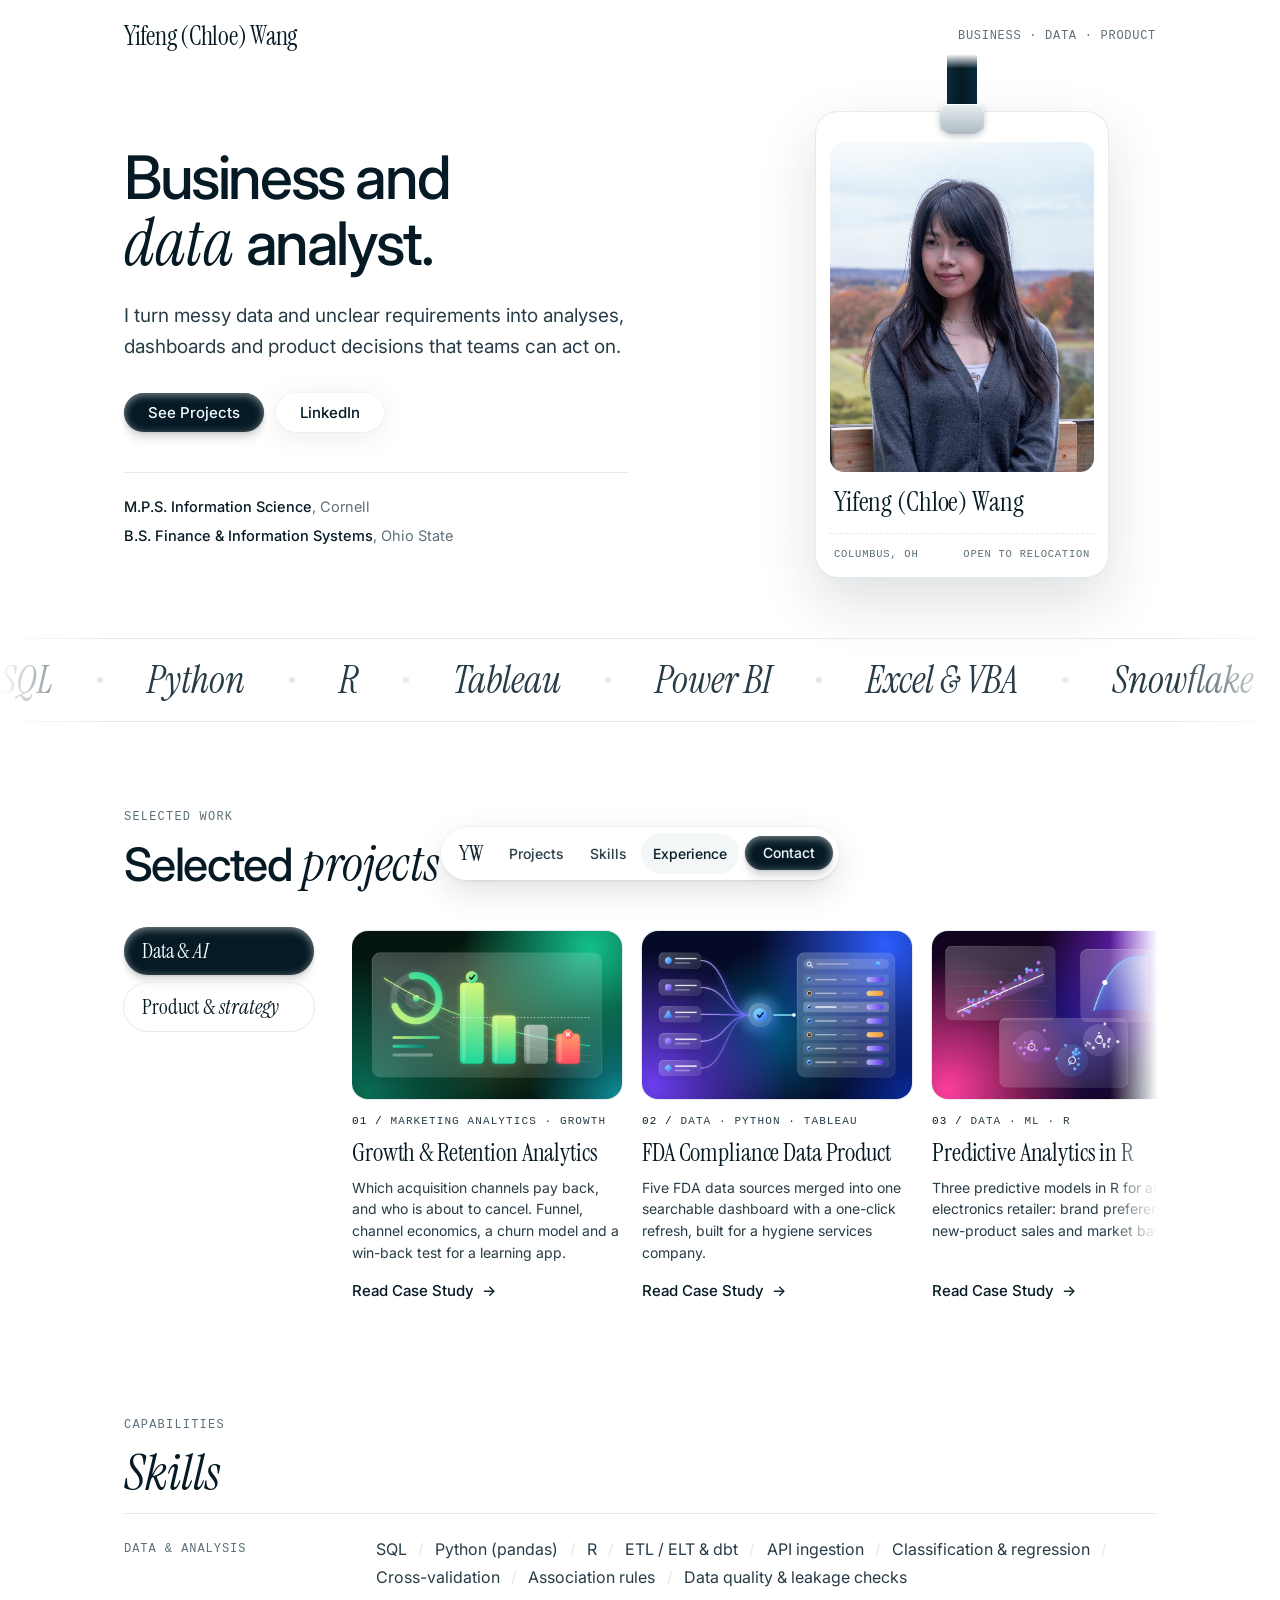
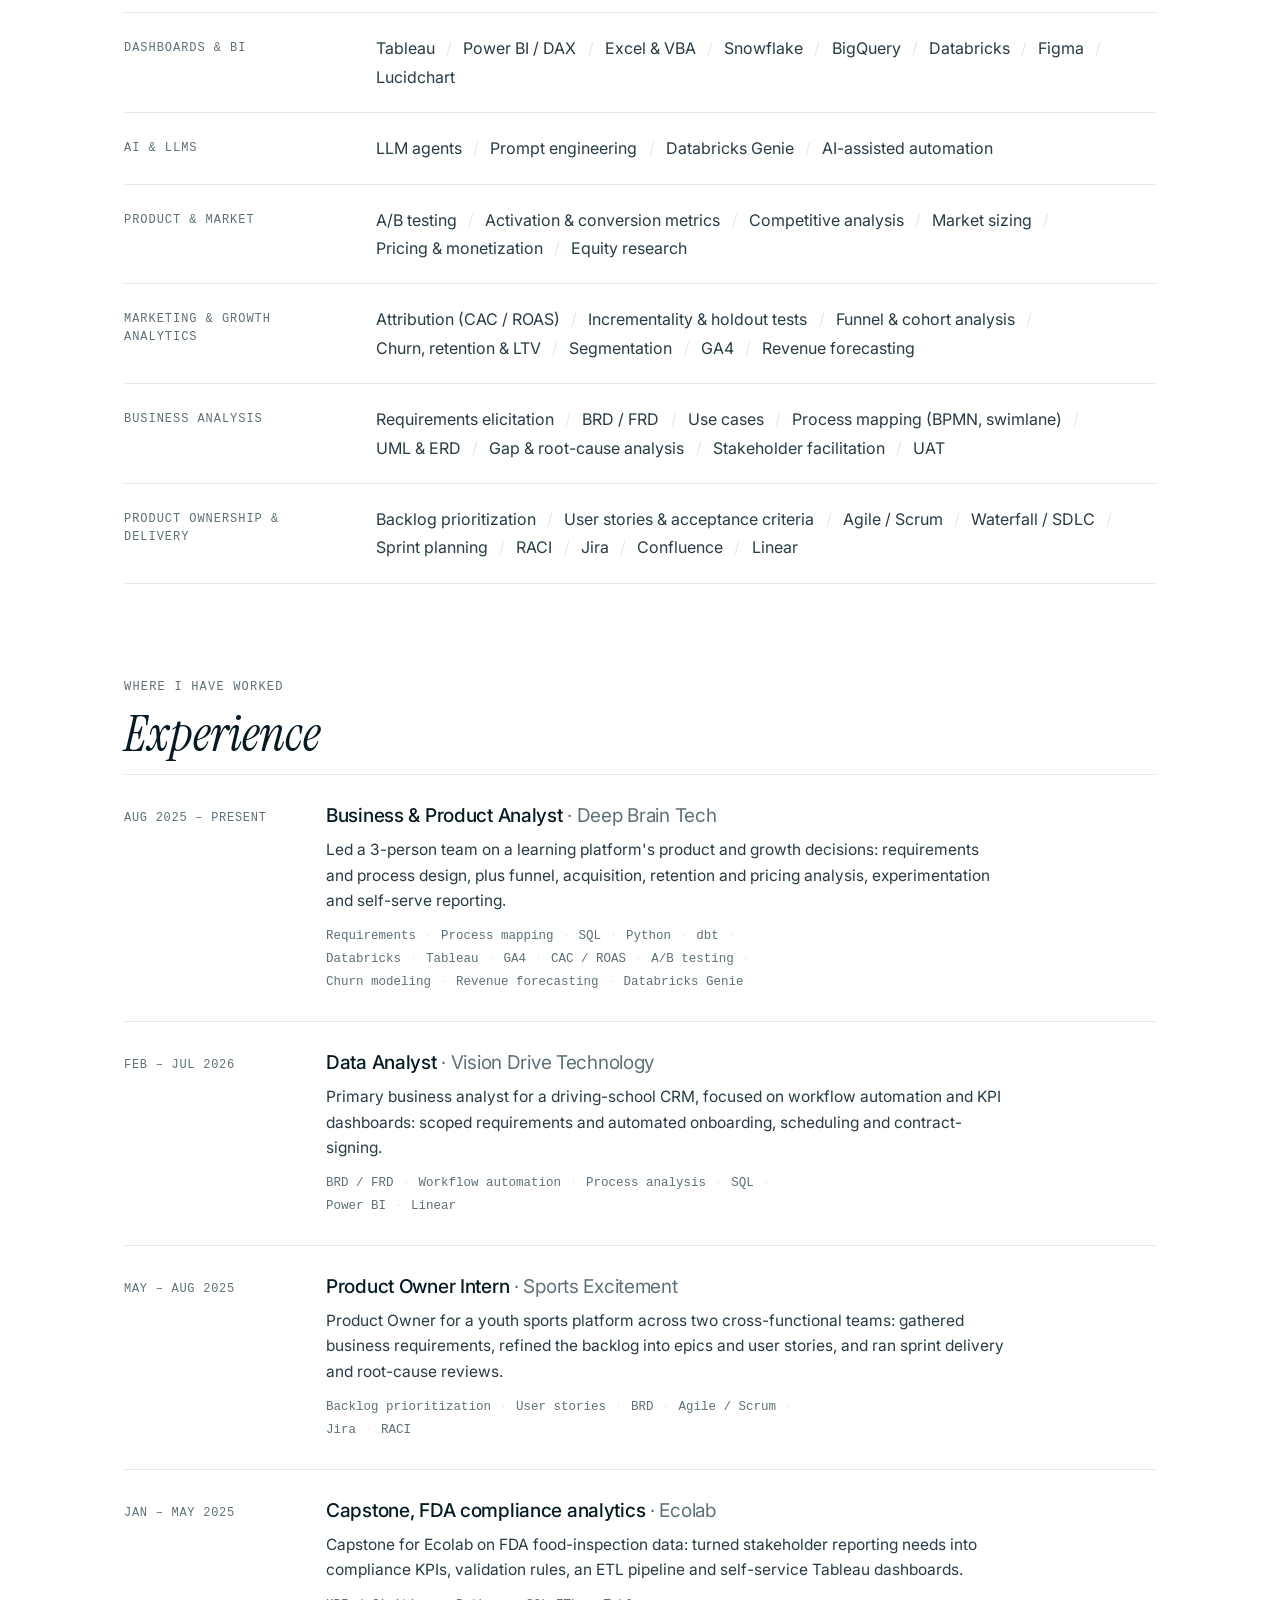
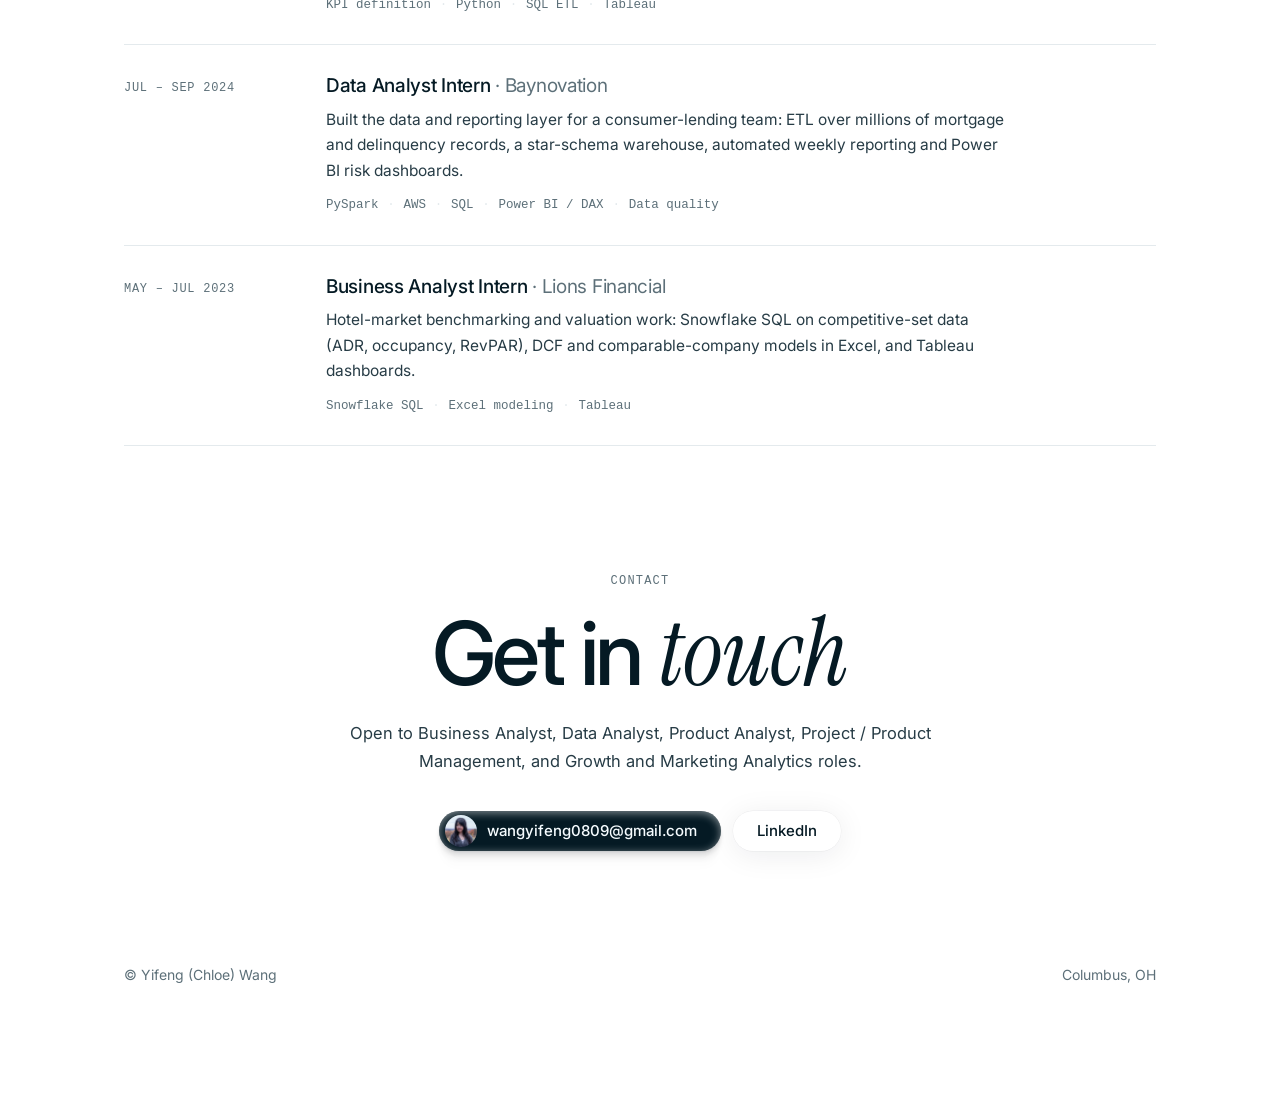
<file: index.html>
<!doctype html>
<html lang="en">
<head>
<meta charset="utf-8"><meta name="viewport" content="width=device-width, initial-scale=1">
<meta name="color-scheme" content="light dark">
<meta name="theme-color" content="#ffffff" media="(prefers-color-scheme: light)"><meta name="theme-color" content="#061018" media="(prefers-color-scheme: dark)">
<title>Yifeng (Chloe) Wang · Business, Data &amp; Product Analyst</title>
<meta name="description" content="Business, data and product analyst for growth and marketing questions. Selected projects in product strategy, predictive analytics, LLM evaluation and dashboards.">
<link rel="preconnect" href="https://fonts.googleapis.com"><link rel="preconnect" href="https://fonts.gstatic.com" crossorigin>
<link rel="stylesheet" href="https://fonts.googleapis.com/css2?family=Inter:wght@400;500;600&family=Instrument+Serif:ital@0;1&display=swap">
<link rel="stylesheet" href="css/style.css">
<script>document.documentElement.classList.add('js');setTimeout(function(){if(!window.__revealReady)document.documentElement.classList.add('reveal-fallback')},3000)</script>
</head>
<body>
<a class="skip" href="#top">Skip to main content</a>
<header class="site-header"><div class="wrap bar">
  <a class="brand" href="#top">Yifeng (Chloe) Wang</a>
  <span class="top-note">Business · Data · Product</span>
</div></header>

<main id="top">
<div class="wrap hero">
  <div class="hero-text">
    <h1 class="reveal" style="--d:.1s">Business and <em>data</em> analyst.</h1>
    <p class="sub reveal" style="--d:.2s">I turn messy data and unclear requirements into analyses, dashboards and product decisions that teams can act on.</p>
    <div class="cta reveal" style="--d:.3s">
      <a class="btn primary" href="#projects">See Projects</a>
      <a class="btn" href="https://www.linkedin.com/in/yf289">LinkedIn</a>
    </div>
    <div class="facts reveal" style="--d:.4s">
      <span><b>M.P.S. Information Science</b>, Cornell</span>
      <span><b>B.S. Finance &amp; Information Systems</b>, Ohio State</span>
    </div>
  </div>
  <div class="badge-wrap reveal" style="--d:.2s">
    <figure class="badge" id="badge">
      <span class="strap" aria-hidden="true"></span>
      <span class="clip" aria-hidden="true"></span>
      <div class="card-face">
        <span class="slot" aria-hidden="true"></span>
        <div class="ph"><img src="assets/profile/portrait.jpg" width="520" height="650" fetchpriority="high" alt="Portrait of Yifeng (Chloe) Wang on a lookout deck with autumn trees behind"></div>
        <figcaption class="who"><strong>Yifeng (Chloe) Wang</strong></figcaption>
        <div class="meta"><span>Columbus, OH</span><span>Open to relocation</span></div>
        <span class="glare" aria-hidden="true"></span>
      </div>
    </figure>
  </div>
</div>

<div class="marquee" role="region" aria-label="Skills and methods" tabindex="0">
  <div class="track">
    <ul>
      <li>SQL</li><li>Python</li><li>R</li><li>Tableau</li><li>Power BI</li><li>Excel &amp; VBA</li><li>Snowflake</li><li>Databricks</li><li>dbt</li><li>A/B testing</li><li>Funnel &amp; cohort analysis</li><li>Pricing</li><li>Requirements</li><li>Process mapping</li><li>LLM evaluation</li>
    </ul>
    <ul aria-hidden="true">
      <li>SQL</li><li>Python</li><li>R</li><li>Tableau</li><li>Power BI</li><li>Excel &amp; VBA</li><li>Snowflake</li><li>Databricks</li><li>dbt</li><li>A/B testing</li><li>Funnel &amp; cohort analysis</li><li>Pricing</li><li>Requirements</li><li>Process mapping</li><li>LLM evaluation</li>
    </ul>
  </div>
</div>

<section id="projects"><div class="wrap">
  <p class="eyebrow reveal">Selected work</p>
  <h2 class="reveal" style="--d:.05s">Selected <em>projects</em></h2>
  <div class="picker reveal" style="--d:.1s">
    <div class="cats" role="tablist" aria-label="Project categories">
      <button type="button" role="tab" id="tab-data" aria-controls="panel-data" aria-selected="true"><span class="t">Data &amp; <em>AI</em></span></button>
      <button type="button" role="tab" id="tab-product" aria-controls="panel-product" aria-selected="false"><span class="t">Product &amp; <em>strategy</em></span></button>
    </div>
    <div class="panels">
  <div class="panel" id="panel-data" role="tabpanel" aria-labelledby="tab-data">
    <div class="grid">

    <a class="card" href="projects/growth-retention-analytics.html">
      <div class="thumb"><img loading="lazy" src="assets/covers/01-growth-retention-analytics.png" alt="Cover: which acquisition channels pay back, with LTV:CAC by channel" width="1600" height="1000"></div>
      <div class="body">
        <p class="kicker">Marketing analytics · Growth</p>
        <h3>Growth &amp; Retention Analytics</h3>
        <p>Which acquisition channels pay back, and who is about to cancel. Funnel, channel economics, a churn model and a win-back test for a learning app.</p>
        <span class="more">Read Case Study</span>
      </div>
    </a>

    <a class="card" href="projects/ecolab-fda-data-product.html">
      <div class="thumb"><img loading="lazy" src="assets/covers/02-fda-compliance.png" alt="Cover: five FDA data sources merged into one searchable view" width="1600" height="1000"></div>
      <div class="body">
        <p class="kicker">Data · Python · Tableau</p>
        <h3>FDA Compliance Data Product</h3>
        <p>Five FDA data sources merged into one searchable dashboard with a one-click refresh, built for a hygiene services company.</p>
        <span class="more">Read Case Study</span>
      </div>
    </a>

    <a class="card" href="projects/pta-r-analytics.html">
      <div class="thumb"><img loading="lazy" src="assets/covers/03-predictive-analytics-r.png" alt="Cover: three predictive models, a regression, a bar chart and a network" width="1600" height="1000"></div>
      <div class="body">
        <p class="kicker">Data · ML · R</p>
        <h3>Predictive Analytics in R</h3>
        <p>Three predictive models in R for an electronics retailer: brand preference, new-product sales and market basket.</p>
        <span class="more">Read Case Study</span>
      </div>
    </a>

    <a class="card" href="projects/llm-review-scorer.html">
      <div class="thumb"><img loading="lazy" src="assets/covers/04-llm-review-scorer.png" alt="Cover: review text in, star rating out" width="1600" height="1000"></div>
      <div class="body">
        <p class="kicker">AI · Evaluation</p>
        <h3>LLM Review Scorer</h3>
        <p>Testing an LLM that turns review text into star ratings: a simple prompt beat the engineered one at a tenth of the cost.</p>
        <span class="more">Read Case Study</span>
      </div>
    </a>

    <a class="card" href="projects/portfolio-optimizer.html">
      <div class="thumb"><img loading="lazy" src="assets/covers/05-portfolio-optimizer.png" alt="Cover: an allocation chart with risk, return and diversification sliders" width="1600" height="1000"></div>
      <div class="body">
        <p class="kicker">Data · Excel · VBA</p>
        <h3>Portfolio Optimizer</h3>
        <p>An interactive Excel dashboard that lets a beginner build a diversified portfolio from live market data.</p>
        <span class="more">Read Case Study</span>
      </div>
    </a>

    </div>
  </div>
  <div class="panel" id="panel-product" role="tabpanel" aria-labelledby="tab-product">
    <div class="grid">

    <a class="card" href="projects/notion-voice-ai.html">
      <div class="thumb"><img loading="lazy" src="assets/covers/06-notion-voice-ai.png" alt="Cover: a voice waveform turning into a structured table" width="1600" height="1000"></div>
      <div class="body">
        <p class="kicker">Product · AI</p>
        <h3>Notion Voice AI</h3>
        <p>A product concept for voice-driven editing in Notion: user survey, pricing, go-to-market and a willingness-to-pay simulation.</p>
        <span class="more">Read Case Study</span>
      </div>
    </a>

    <a class="card" href="projects/genai-threat-radar.html">
      <div class="thumb"><img loading="lazy" src="assets/covers/07-genai-threat-radar.png" alt="Cover: a radar chart of market entrants" width="1600" height="1000"></div>
      <div class="body">
        <p class="kicker">AI · Competitive strategy</p>
        <h3>GenAI Threat Radar</h3>
        <p>An LLM agent that scores GenAI startups entering contract management, with a Buy / Build / Watch recommendation.</p>
        <span class="more">Read Case Study</span>
      </div>
    </a>

    <a class="card" href="projects/balancepoint.html">
      <div class="thumb"><img loading="lazy" src="assets/covers/08-balancepoint.png" alt="Cover: a seesaw balancing study against a break" width="1600" height="1000"></div>
      <div class="body">
        <p class="kicker">Product · User research</p>
        <h3>BalancePoint</h3>
        <p>A break-balancing app for graduate students, from interviews and personas to prototypes and a usability test.</p>
        <span class="more">Read Case Study</span>
      </div>
    </a>

    </div>
  </div>
    </div>
  </div>
</div></section>

<section id="skills"><div class="wrap">
  <p class="eyebrow reveal">Capabilities</p>
  <h2 class="reveal" style="--d:.05s"><em>Skills</em></h2>
  <dl class="skill-rows reveal" style="--d:.1s">
    <div><dt>Data &amp; analysis</dt><dd><span>SQL</span><span>Python (pandas)</span><span>R</span><span>ETL / ELT &amp; dbt</span><span>API ingestion</span><span>Classification &amp; regression</span><span>Cross-validation</span><span>Association rules</span><span>Data quality &amp; leakage checks</span></dd></div>
    <div><dt>Dashboards &amp; BI</dt><dd><span>Tableau</span><span>Power BI / DAX</span><span>Excel &amp; VBA</span><span>Snowflake</span><span>BigQuery</span><span>Databricks</span><span>Figma</span><span>Lucidchart</span></dd></div>
    <div><dt>AI &amp; LLMs</dt><dd><span>LLM agents</span><span>Prompt engineering</span><span>Databricks Genie</span><span>AI-assisted automation</span></dd></div>
    <div><dt>Product &amp; market</dt><dd><span>A/B testing</span><span>Activation &amp; conversion metrics</span><span>Competitive analysis</span><span>Market sizing</span><span>Pricing &amp; monetization</span><span>Equity research</span></dd></div>
    <div><dt>Marketing &amp; growth analytics</dt><dd><span>Attribution (CAC / ROAS)</span><span>Incrementality &amp; holdout tests</span><span>Funnel &amp; cohort analysis</span><span>Churn, retention &amp; LTV</span><span>Segmentation</span><span>GA4</span><span>Revenue forecasting</span></dd></div>
    <div><dt>Business analysis</dt><dd><span>Requirements elicitation</span><span>BRD / FRD</span><span>Use cases</span><span>Process mapping (BPMN, swimlane)</span><span>UML &amp; ERD</span><span>Gap &amp; root-cause analysis</span><span>Stakeholder facilitation</span><span>UAT</span></dd></div>
    <div><dt>Product ownership &amp; delivery</dt><dd><span>Backlog prioritization</span><span>User stories &amp; acceptance criteria</span><span>Agile / Scrum</span><span>Waterfall / SDLC</span><span>Sprint planning</span><span>RACI</span><span>Jira</span><span>Confluence</span><span>Linear</span></dd></div>
  </dl>
</div></section>

<section id="experience"><div class="wrap">
  <p class="eyebrow reveal">Where I have worked</p>
  <h2 class="reveal" style="--d:.05s"><em>Experience</em></h2>
  <ul class="timeline">
    <li class="reveal"><div class="when">Aug 2025 – present</div><div>
      <h3>Business &amp; Product Analyst <span class="org">· Deep Brain Tech</span></h3>
      <p>Led a 3-person team on a learning platform's product and growth decisions: requirements and process design, plus funnel, acquisition, retention and pricing analysis, experimentation and self-serve reporting.</p>
      <p class="tags"><span>Requirements</span><span>Process mapping</span><span>SQL</span><span>Python</span><span>dbt</span><span>Databricks</span><span>Tableau</span><span>GA4</span><span>CAC / ROAS</span><span>A/B testing</span><span>Churn modeling</span><span>Revenue forecasting</span><span>Databricks Genie</span></p></div></li>
    <li class="reveal"><div class="when">Feb – Jul 2026</div><div>
      <h3>Data Analyst <span class="org">· Vision Drive Technology</span></h3>
      <p>Primary business analyst for a driving-school CRM, focused on workflow automation and KPI dashboards: scoped requirements and automated onboarding, scheduling and contract-signing.</p>
      <p class="tags"><span>BRD / FRD</span><span>Workflow automation</span><span>Process analysis</span><span>SQL</span><span>Power BI</span><span>Linear</span></p></div></li>
    <li class="reveal"><div class="when">May – Aug 2025</div><div>
      <h3>Product Owner Intern <span class="org">· Sports Excitement</span></h3>
      <p>Product Owner for a youth sports platform across two cross-functional teams: gathered business requirements, refined the backlog into epics and user stories, and ran sprint delivery and root-cause reviews.</p>
      <p class="tags"><span>Backlog prioritization</span><span>User stories</span><span>BRD</span><span>Agile / Scrum</span><span>Jira</span><span>RACI</span></p></div></li>
    <li class="reveal"><div class="when">Jan – May 2025</div><div>
      <h3>Capstone, FDA compliance analytics <span class="org">· Ecolab</span></h3>
      <p>Capstone for Ecolab on FDA food-inspection data: turned stakeholder reporting needs into compliance KPIs, validation rules, an ETL pipeline and self-service Tableau dashboards.</p>
      <p class="tags"><span>KPI definition</span><span>Python</span><span>SQL ETL</span><span>Tableau</span></p></div></li>
    <li class="reveal"><div class="when">Jul – Sep 2024</div><div>
      <h3>Data Analyst Intern <span class="org">· Baynovation</span></h3>
      <p>Built the data and reporting layer for a consumer-lending team: ETL over millions of mortgage and delinquency records, a star-schema warehouse, automated weekly reporting and Power BI risk dashboards.</p>
      <p class="tags"><span>PySpark</span><span>AWS</span><span>SQL</span><span>Power BI / DAX</span><span>Data quality</span></p></div></li>
    <li class="reveal"><div class="when">May – Jul 2023</div><div>
      <h3>Business Analyst Intern <span class="org">· Lions Financial</span></h3>
      <p>Hotel-market benchmarking and valuation work: Snowflake SQL on competitive-set data (ADR, occupancy, RevPAR), DCF and comparable-company models in Excel, and Tableau dashboards.</p>
      <p class="tags"><span>Snowflake SQL</span><span>Excel modeling</span><span>Tableau</span></p></div></li>
  </ul>
</div></section>

<section id="contact"><div class="wrap">
  <p class="eyebrow reveal">Contact</p>
  <h2 class="reveal" style="--d:.05s">Get in <em>touch</em></h2>
  <p class="section-sub reveal" style="--d:.1s">Open to Business Analyst, Data Analyst, Product Analyst, Project / Product Management, and Growth and Marketing Analytics roles.</p>
  <div class="contact-row reveal" style="--d:.15s">
    <a class="btn primary has-avatar" href="mailto:wangyifeng0809@gmail.com"><img class="avatar" src="assets/profile/portrait.jpg" alt="" width="32" height="32">wangyifeng0809@gmail.com</a>
    <a class="btn" href="https://www.linkedin.com/in/yf289">LinkedIn</a>
  </div>
</div></section>
</main>

<footer class="site-footer"><div class="wrap"><span>© Yifeng (Chloe) Wang</span><span>Columbus, OH</span></div></footer>

<nav class="dock" aria-label="Sections">
  <a class="mark" href="#top" aria-label="Back to top">YW</a>
  <a href="#projects">Projects</a>
  <a class="hide-sm" href="#skills">Skills</a>
  <a href="#experience">Experience</a>
  <a class="btn primary small" href="#contact">Contact</a>
</nav>
<script src="js/main.js" defer></script>
</body>
</html>
</file>
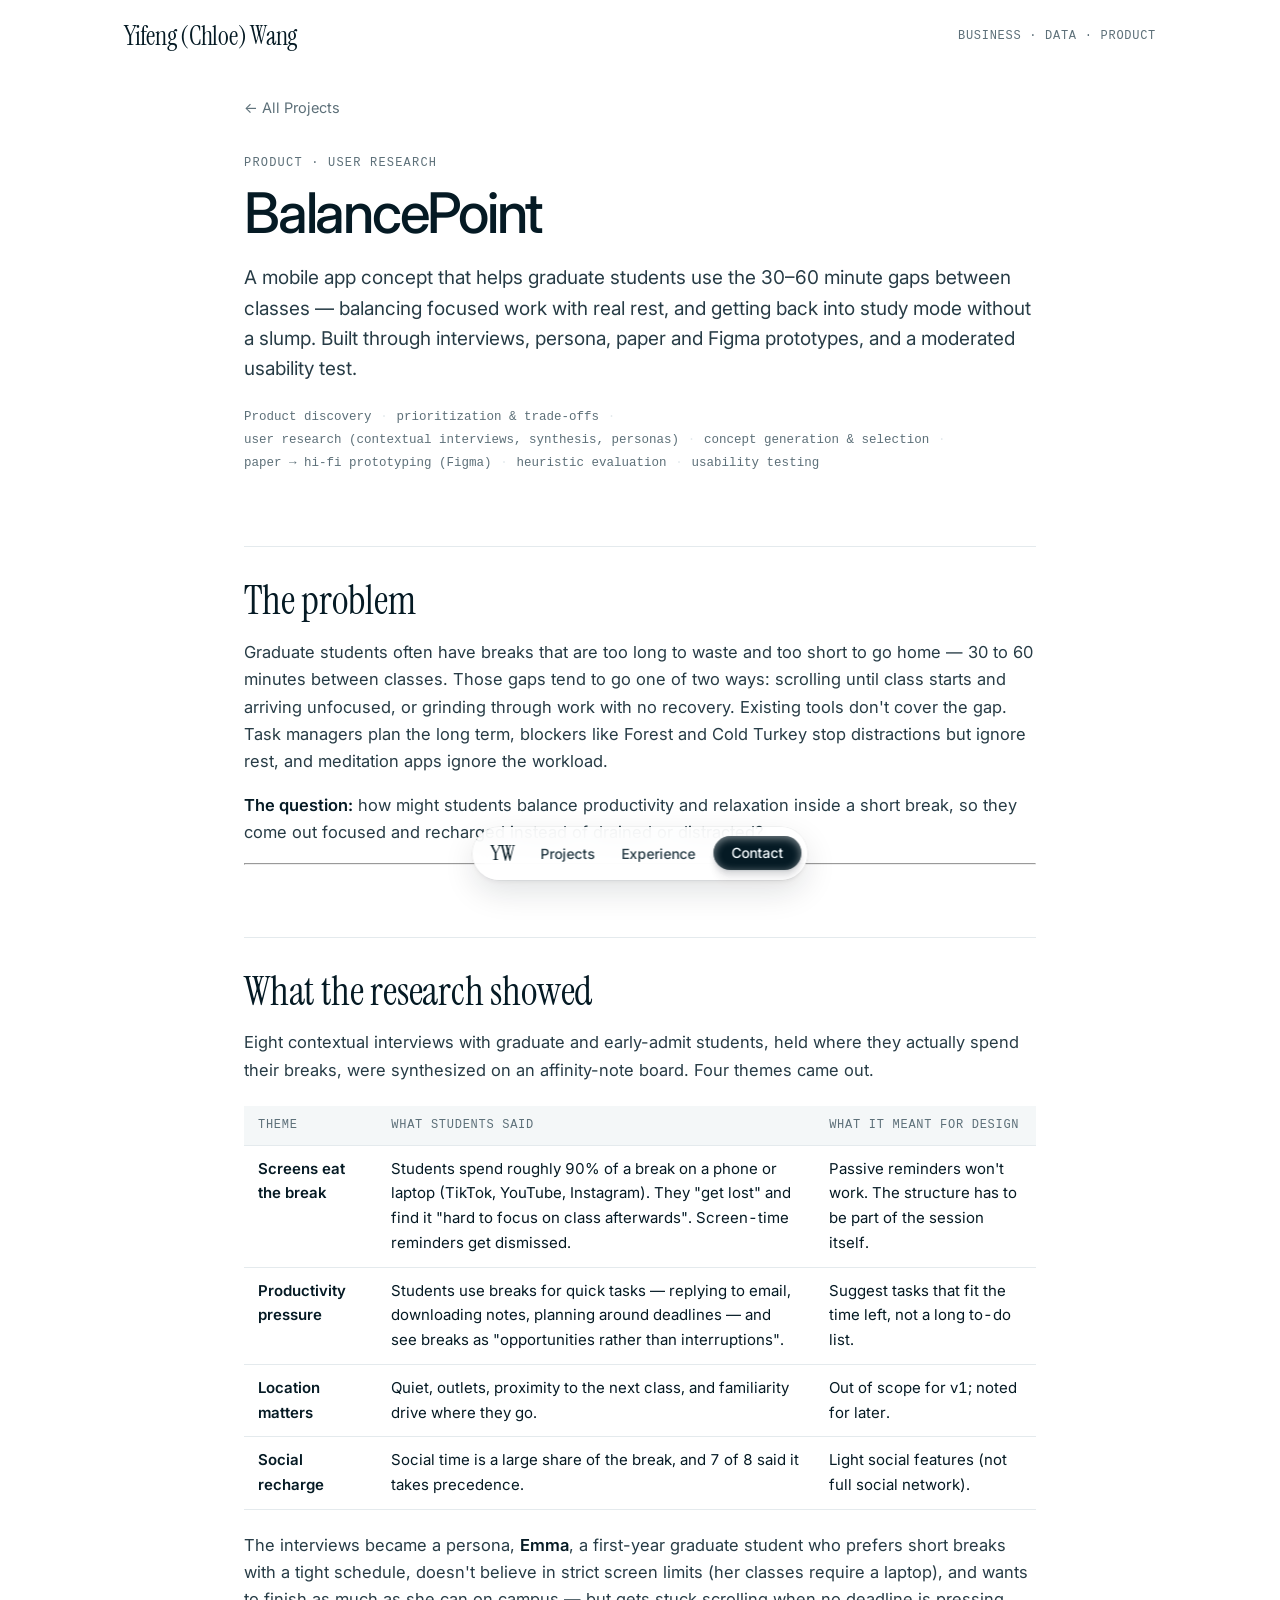
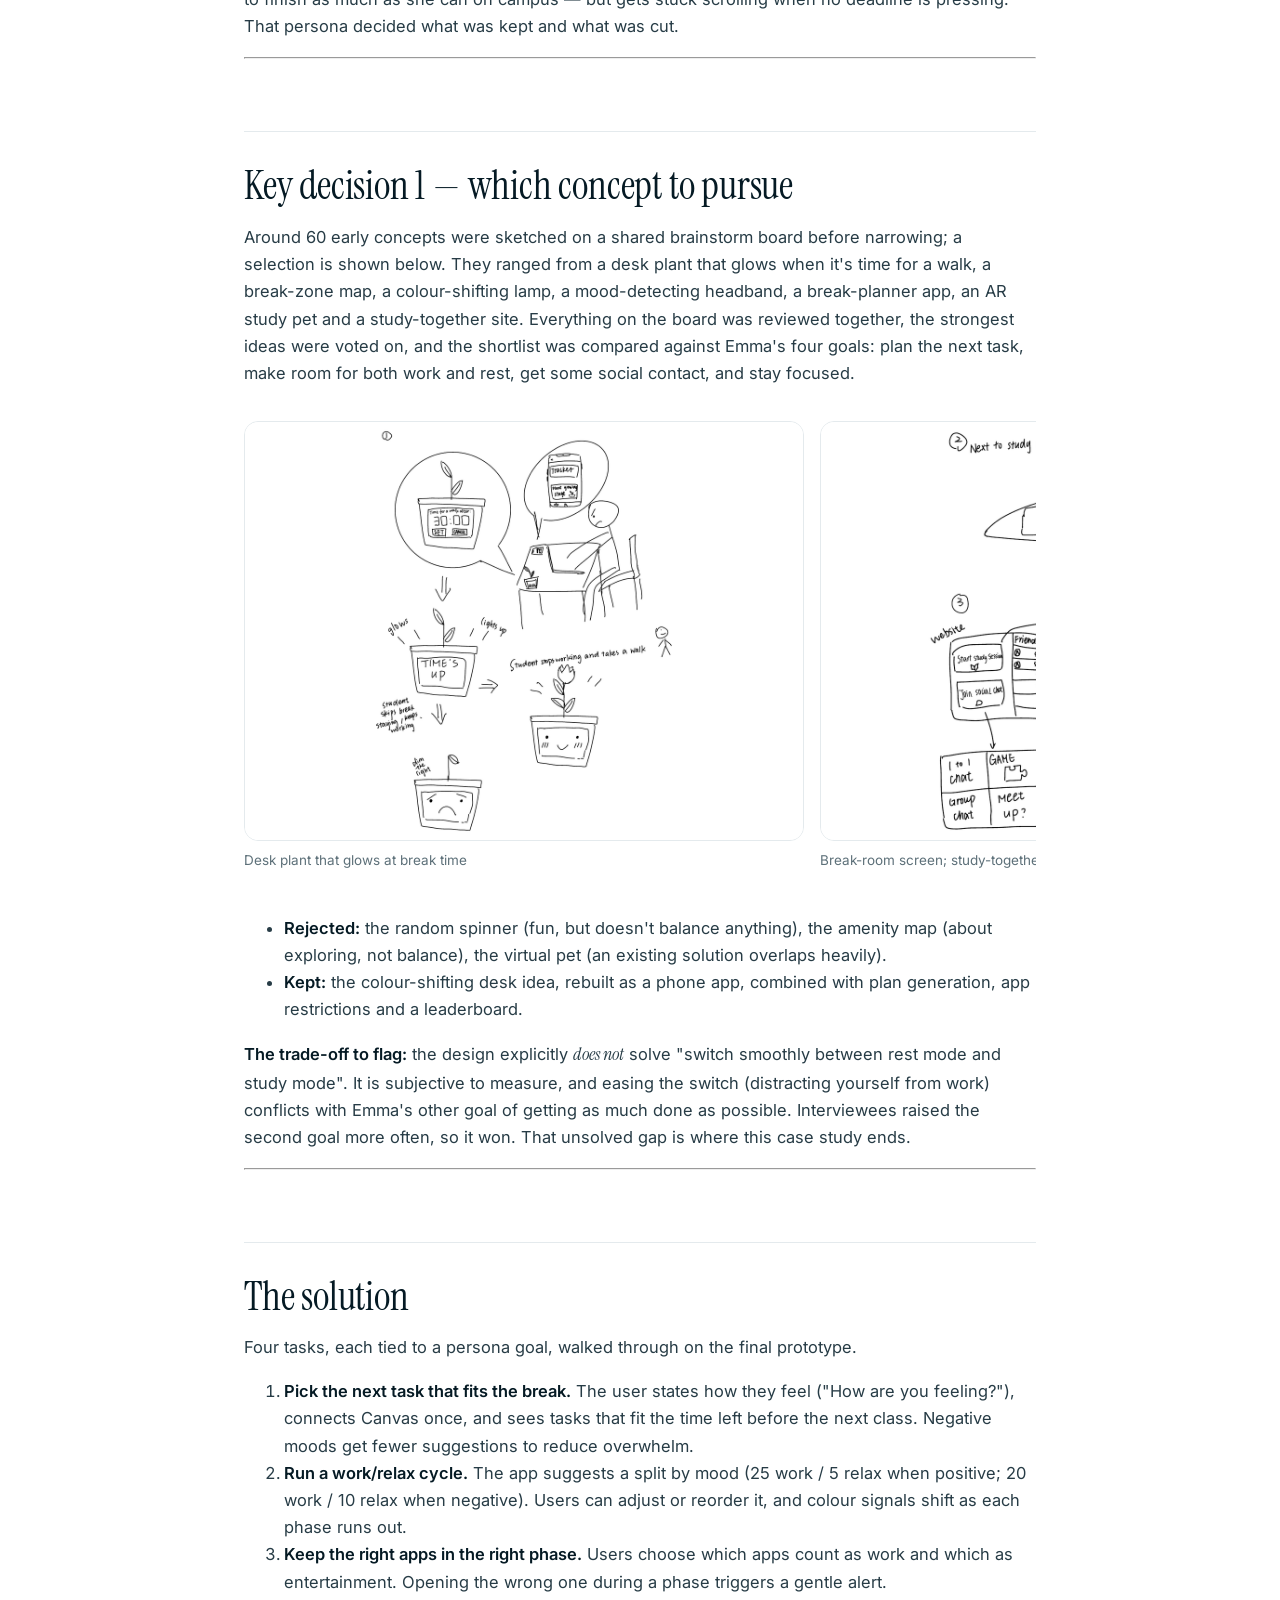
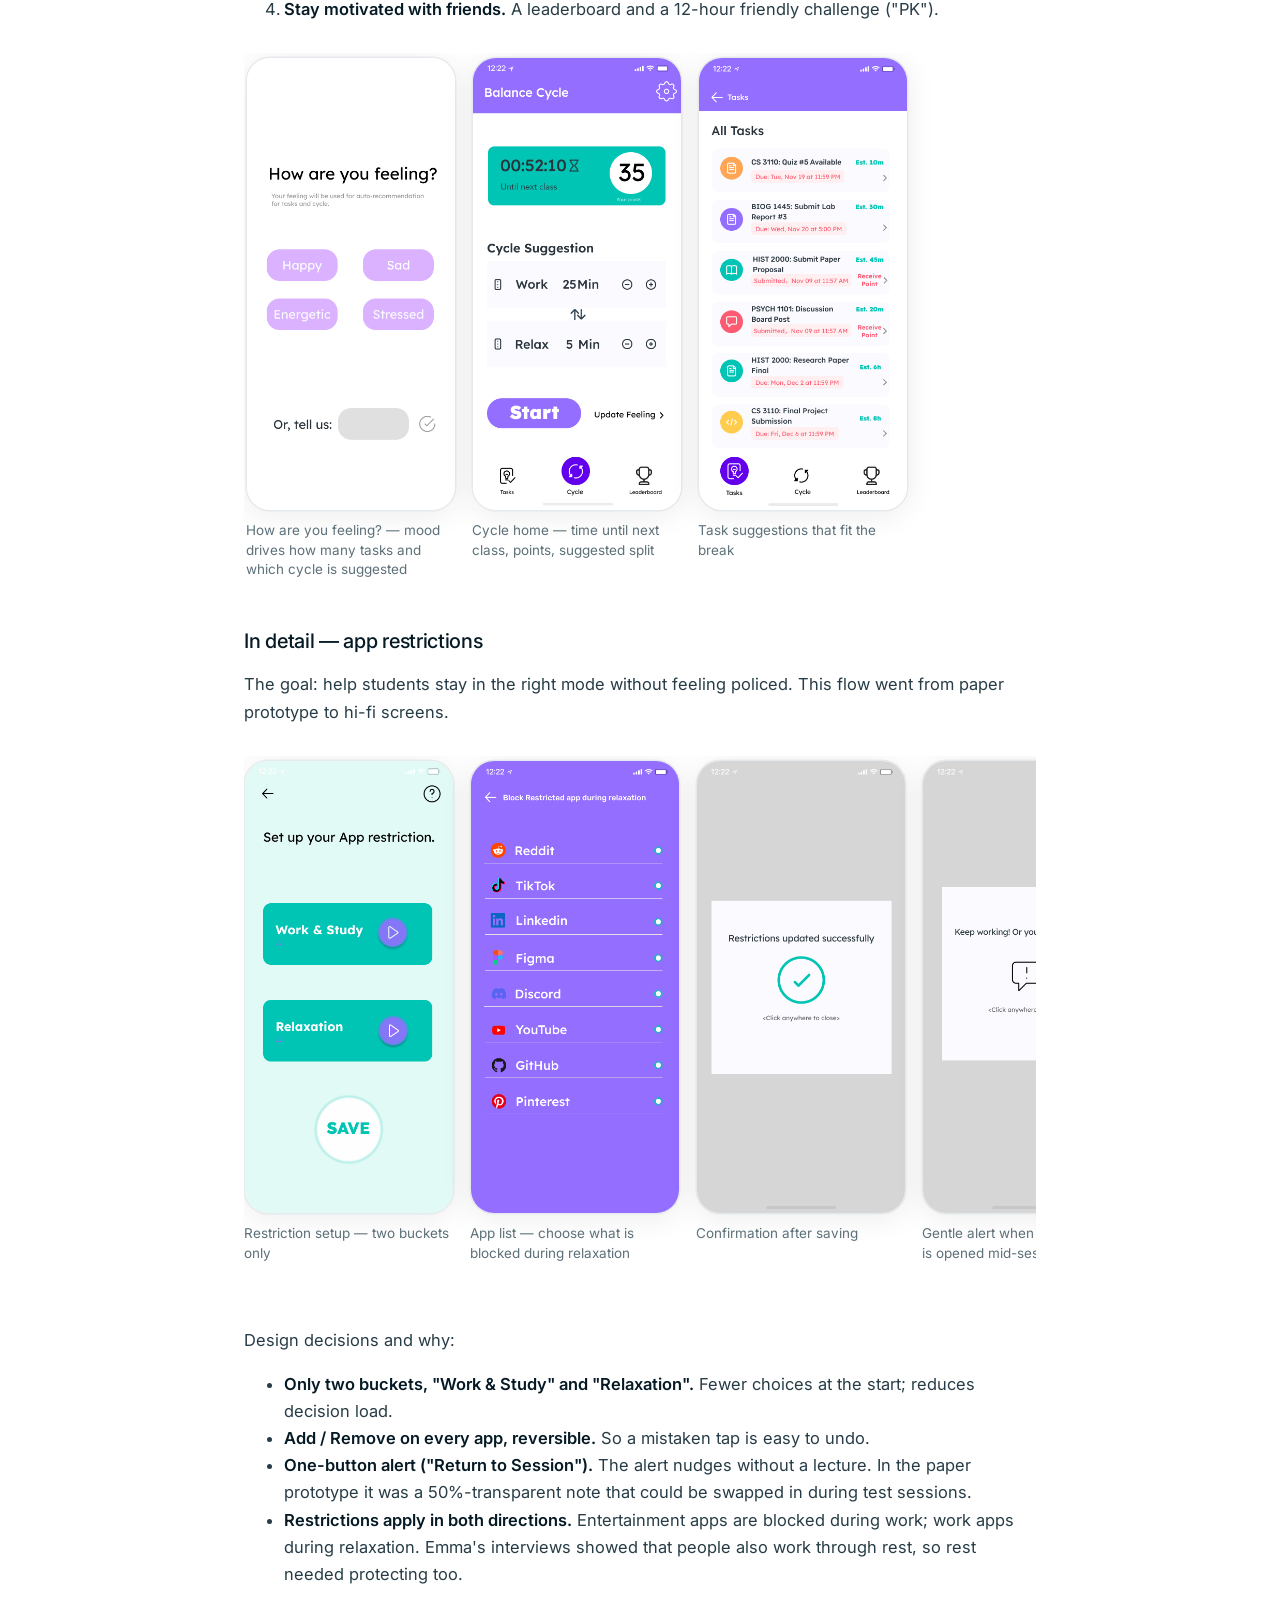
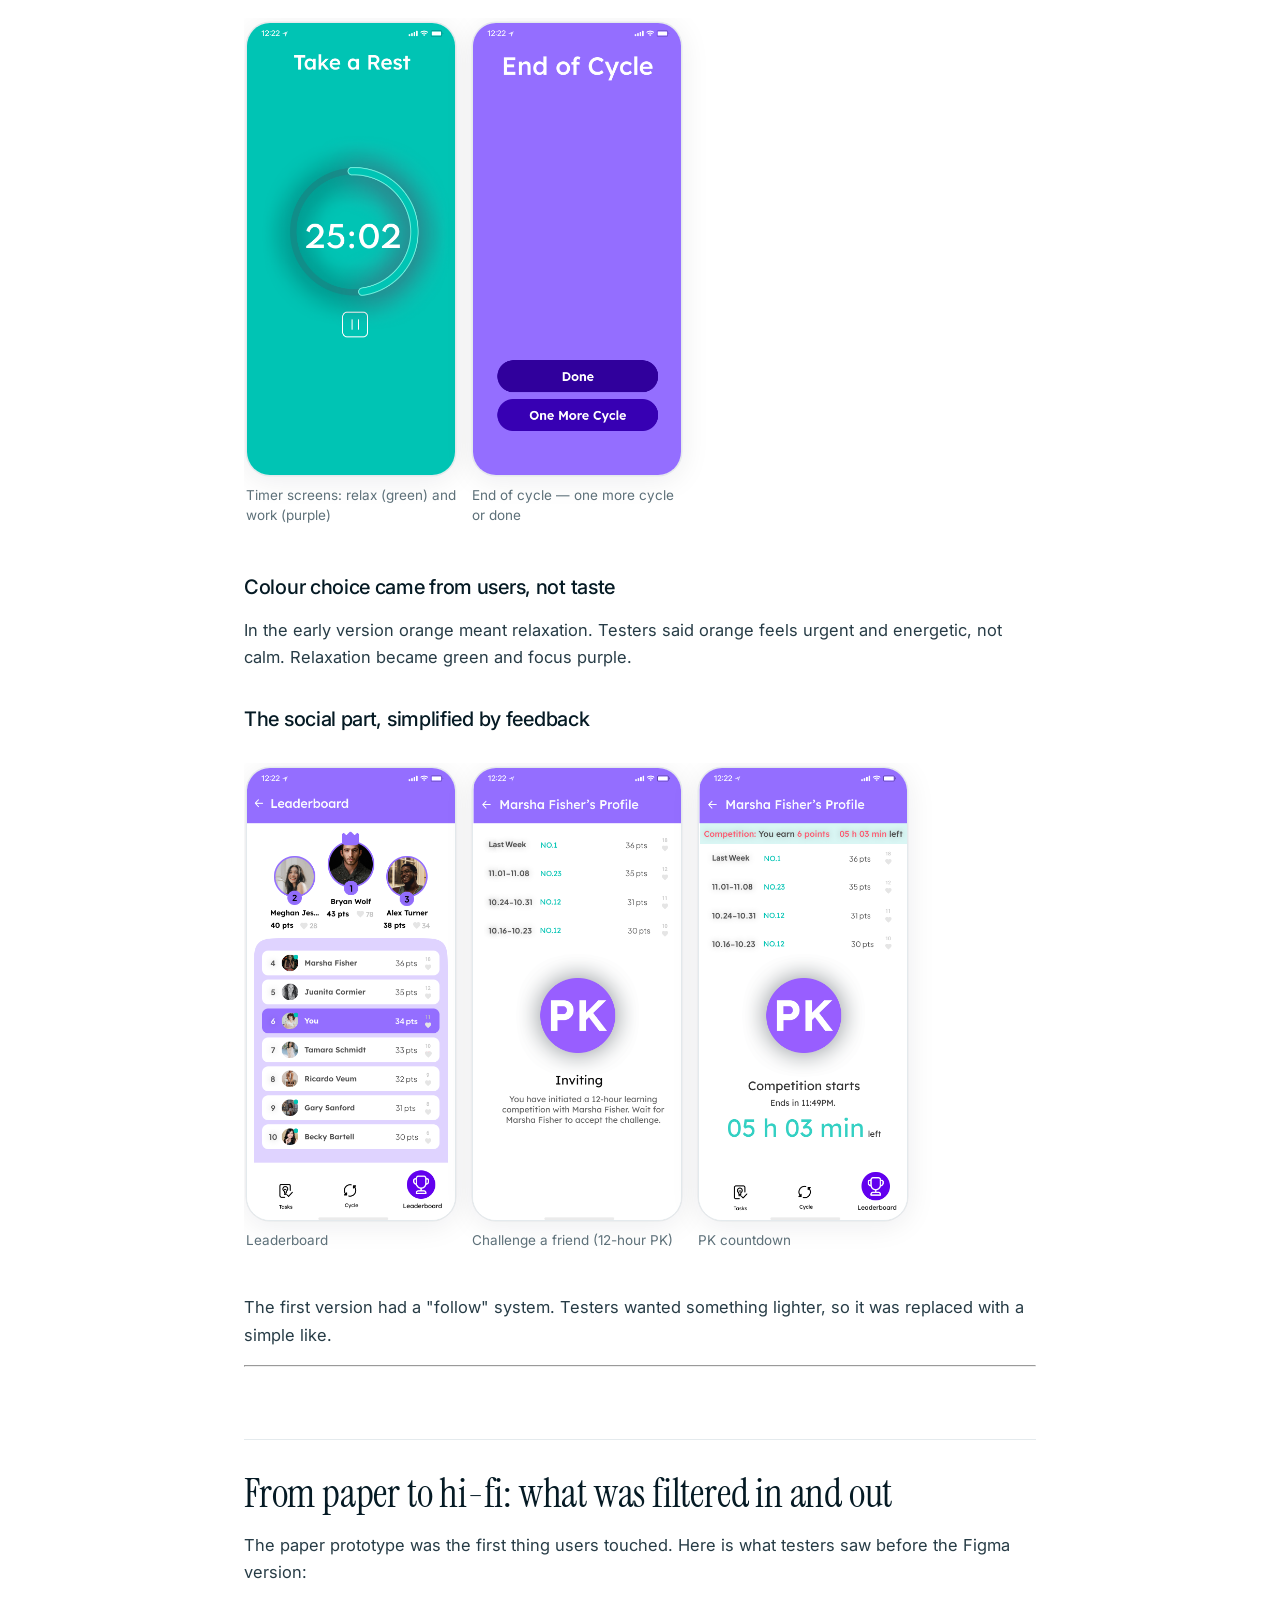
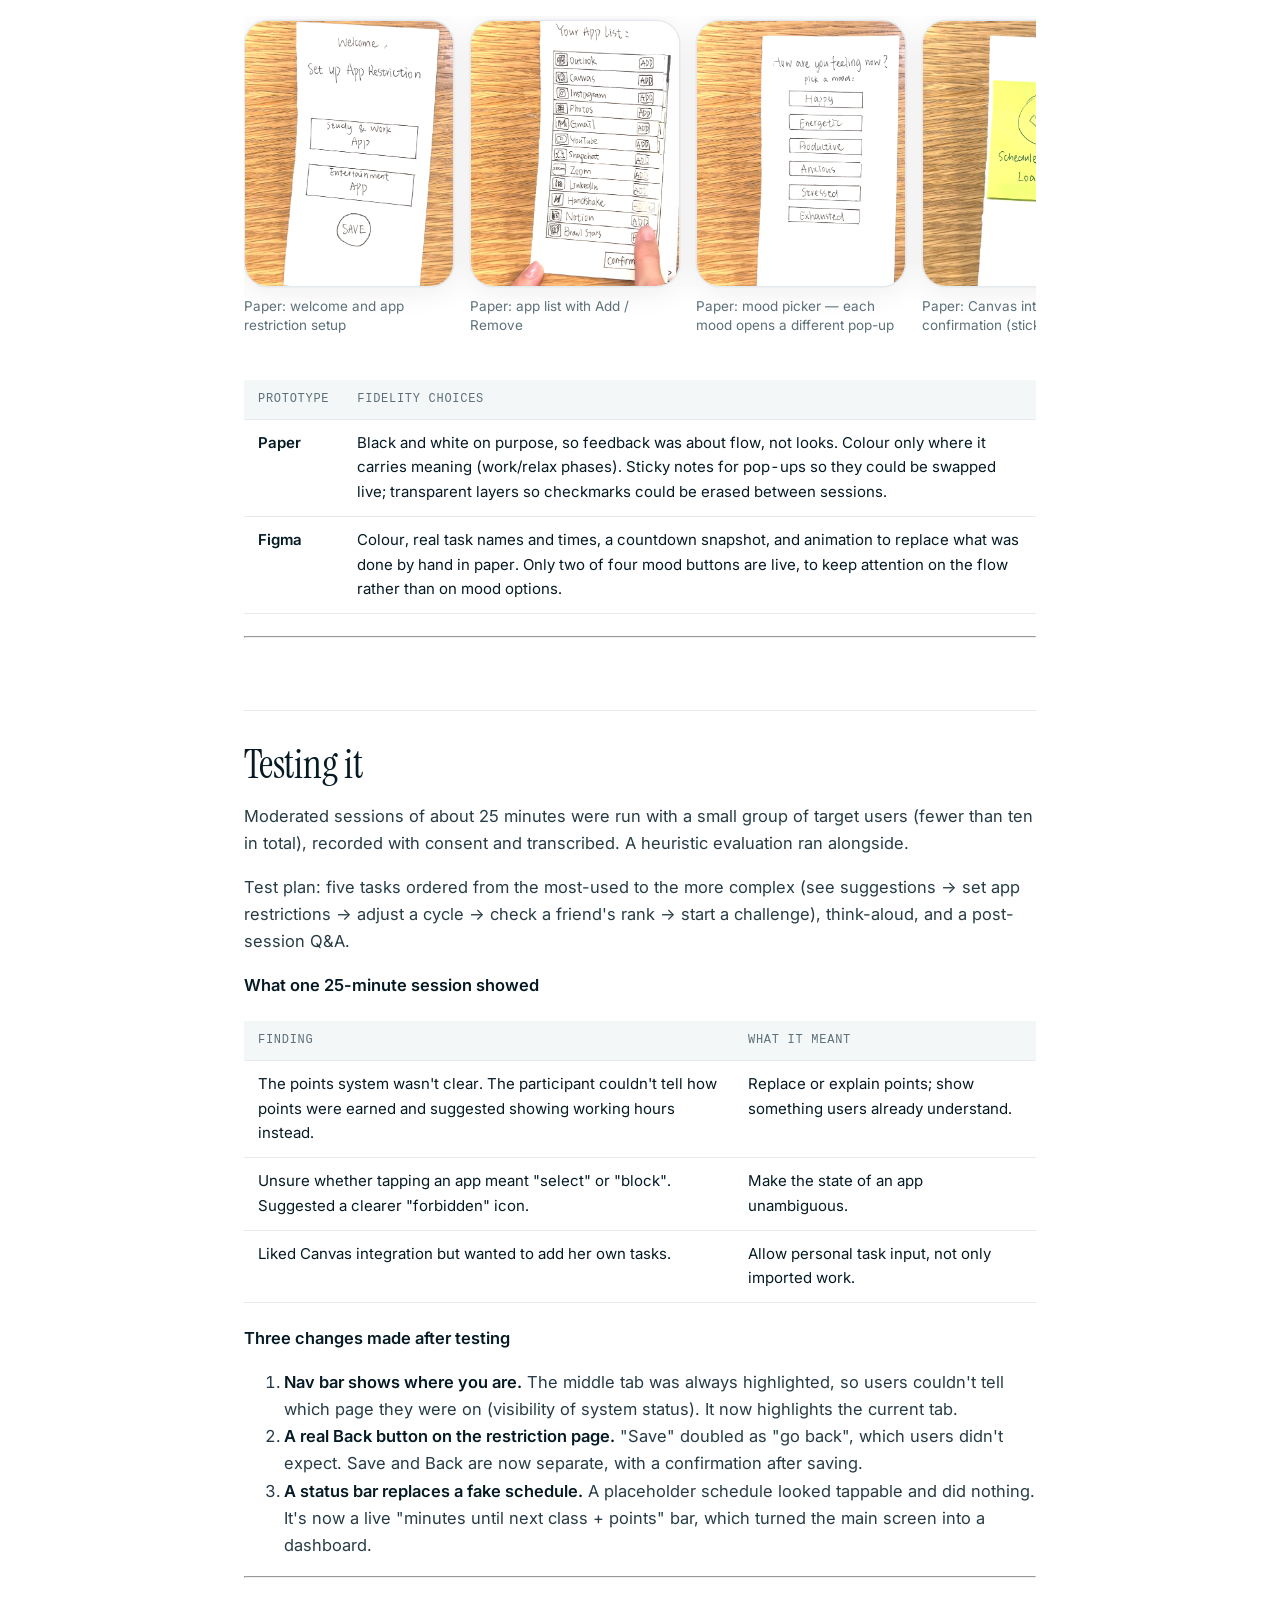
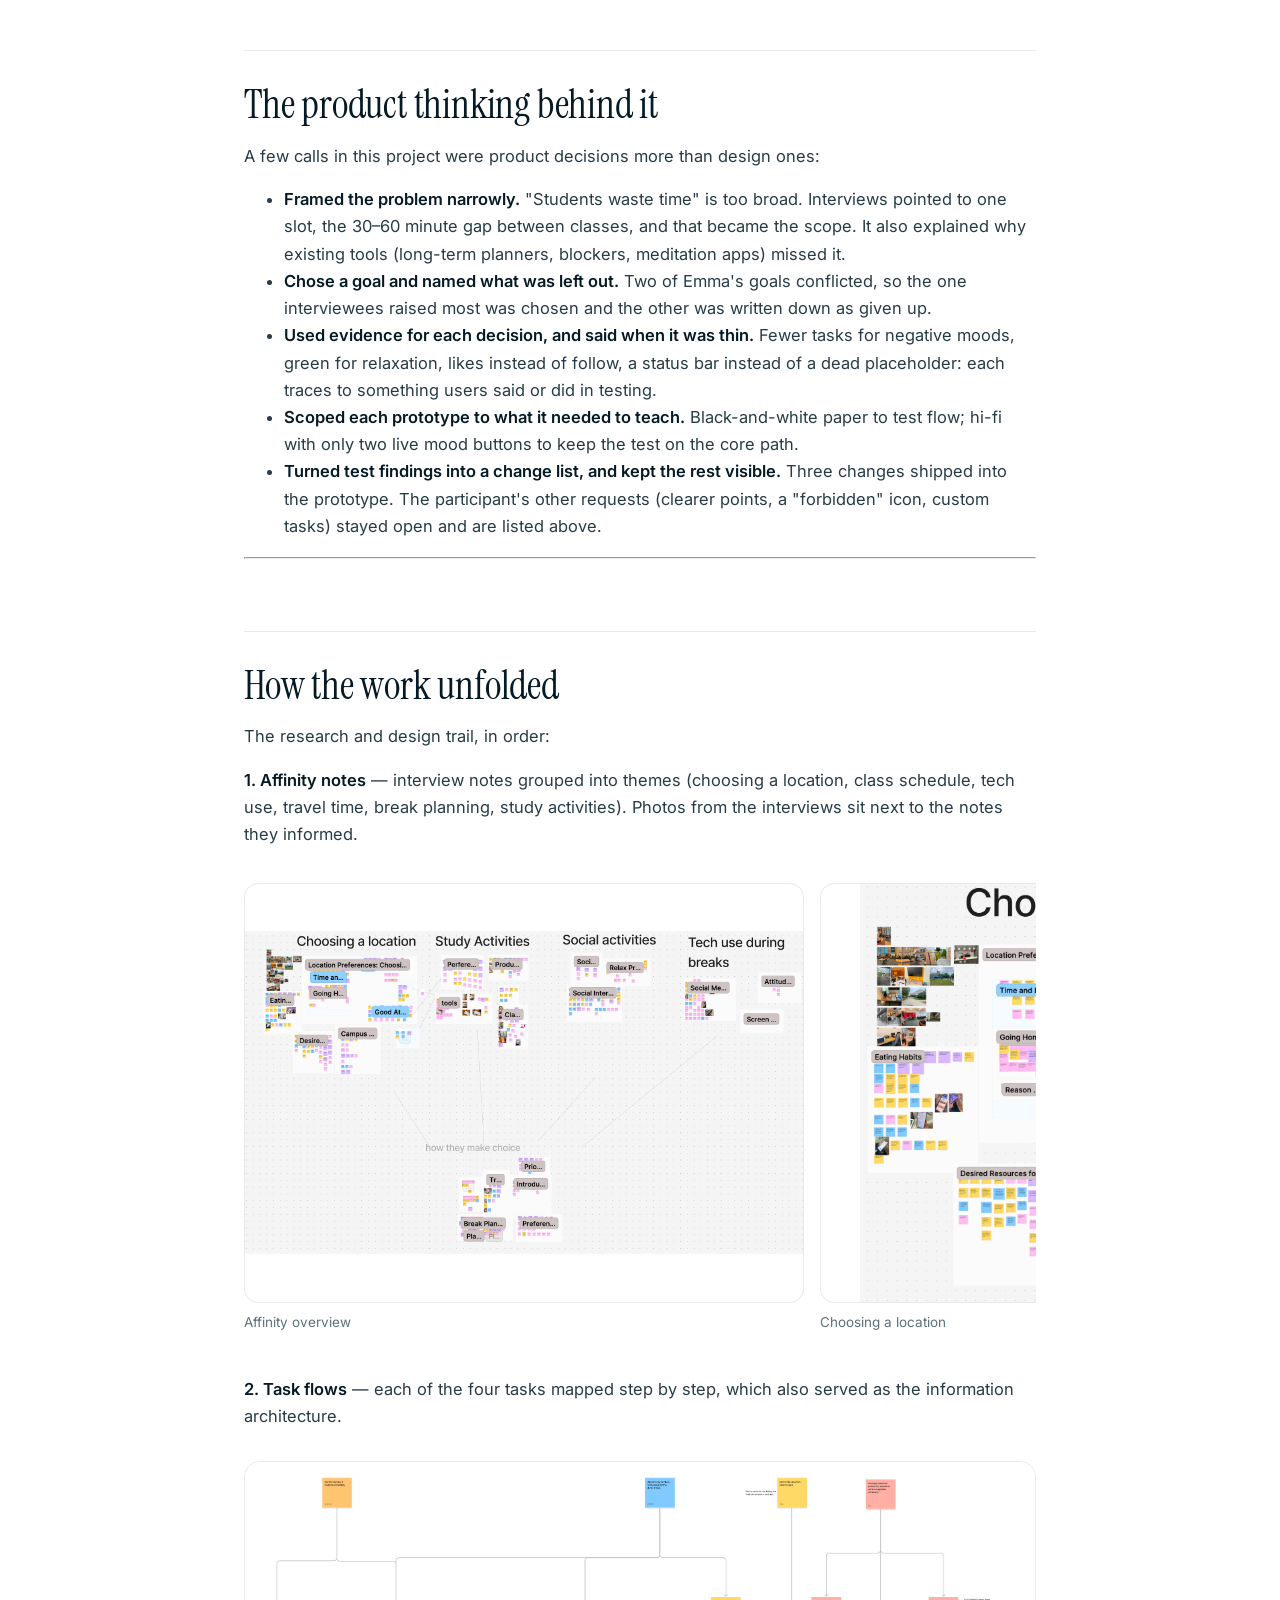
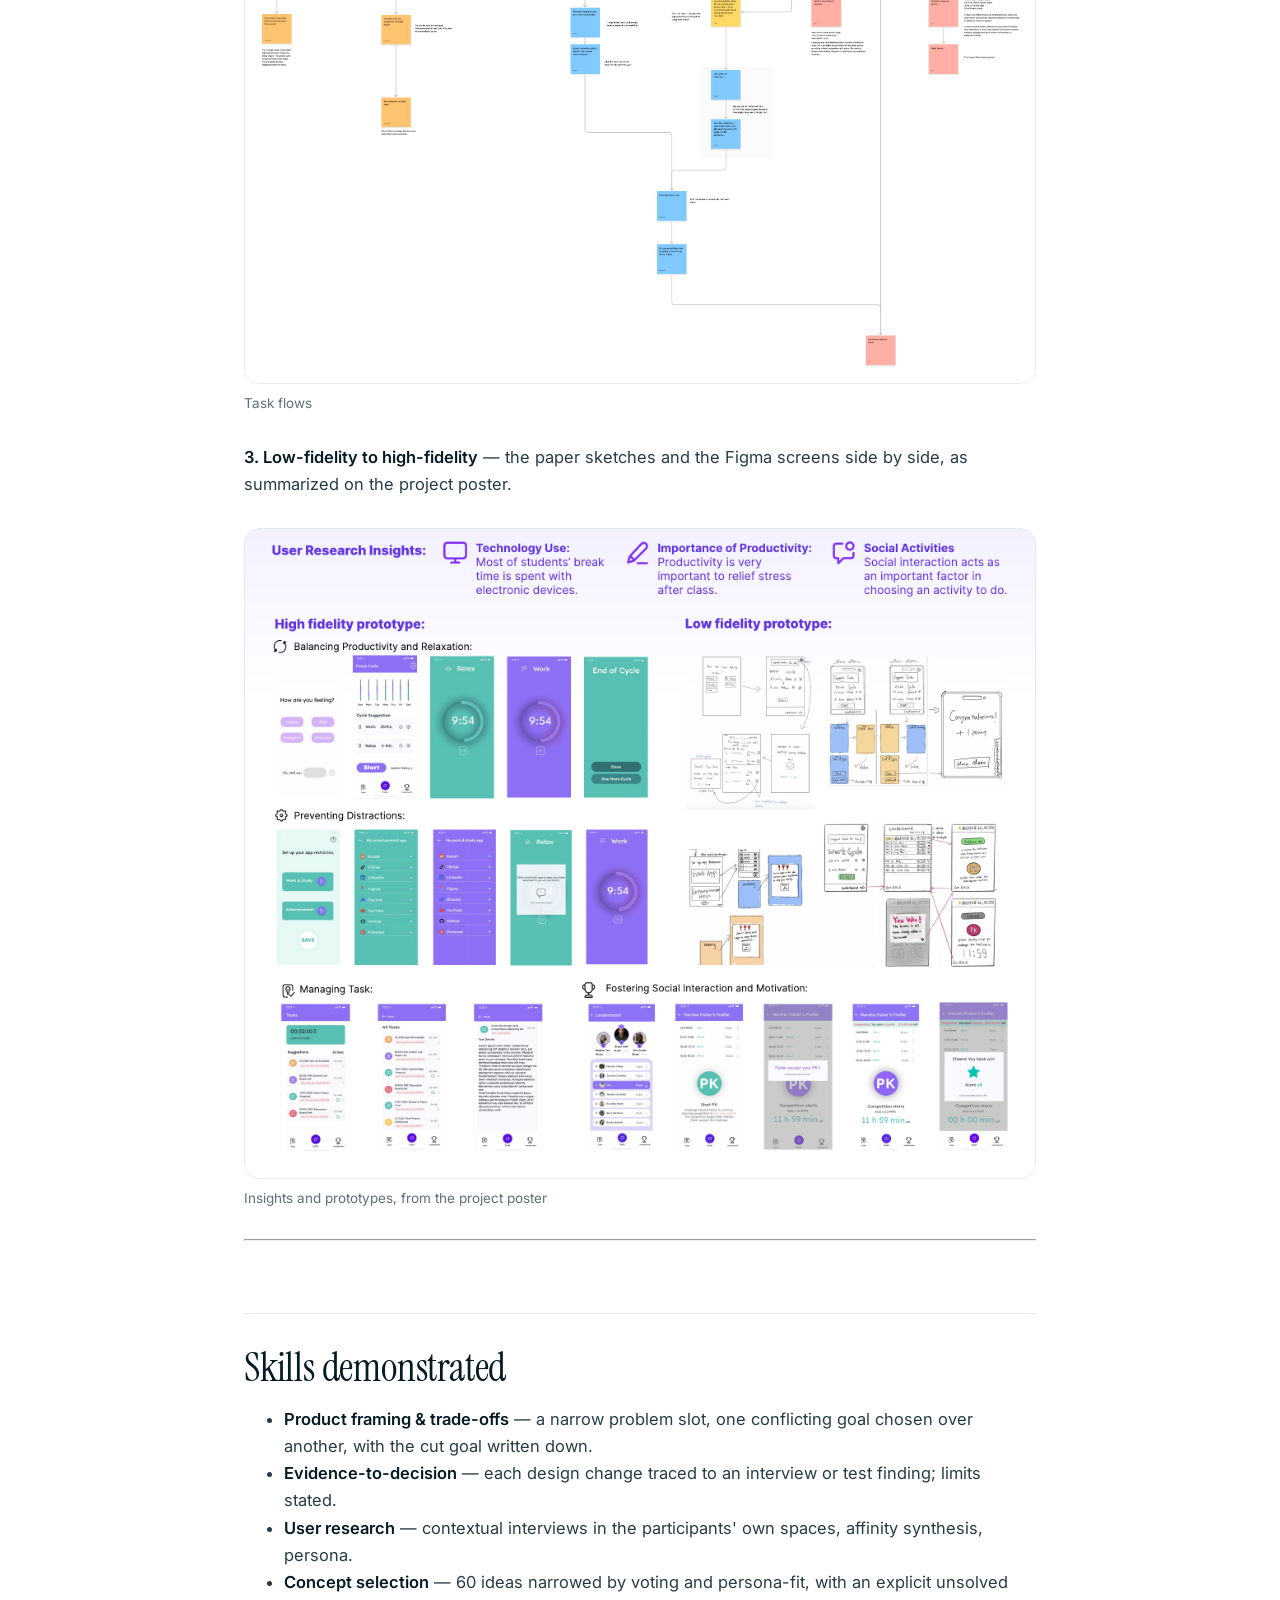
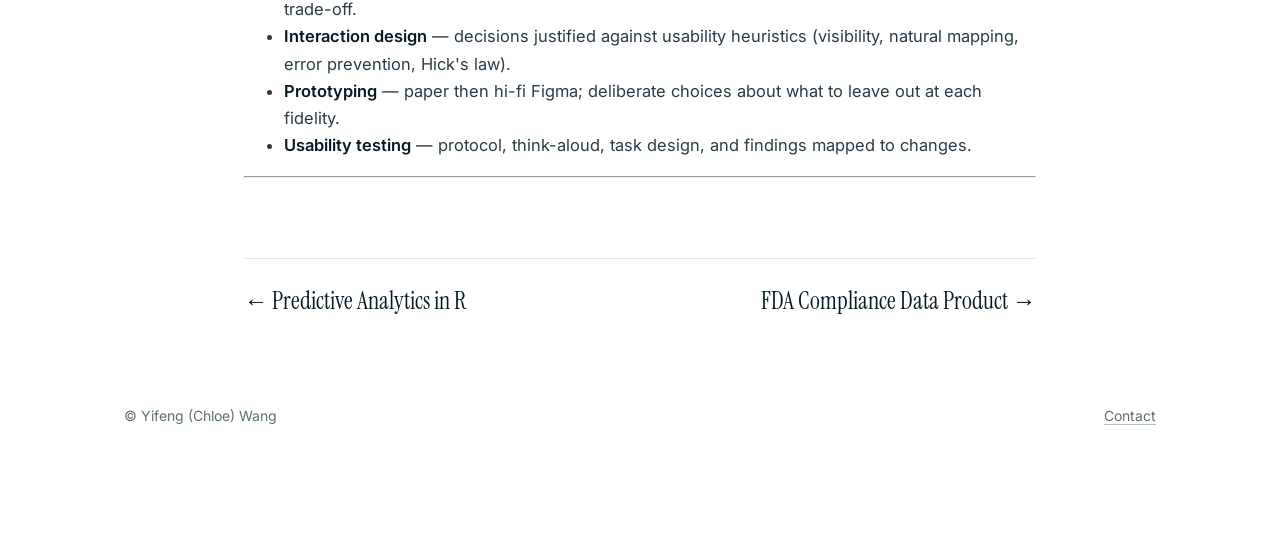
<file: projects/balancepoint.html>
<!doctype html>
<html lang="en">
<head>
<meta charset="utf-8"><meta name="viewport" content="width=device-width, initial-scale=1">
<meta name="color-scheme" content="light dark">
<title>BalancePoint · Yifeng (Chloe) Wang</title>
<meta name="description" content="A mobile app concept that helps graduate students use the 30–60 minute gaps between classes — balancing focused work with real rest, and getting back into study mode without a slump.">
<link rel="preconnect" href="https://fonts.googleapis.com"><link rel="preconnect" href="https://fonts.gstatic.com" crossorigin>
<link rel="stylesheet" href="https://fonts.googleapis.com/css2?family=Inter:wght@400;500;600&family=Instrument+Serif:ital@0;1&display=swap">
<link rel="stylesheet" href="../css/style.css">
<script>document.documentElement.classList.add('js');setTimeout(function(){if(!window.__revealReady)document.documentElement.classList.add('reveal-fallback')},3000)</script>
</head>
<body>
<a class="skip" href="#main">Skip to main content</a>
<header class="site-header"><div class="wrap bar">
<a class="brand" href="../index.html">Yifeng (Chloe) Wang</a>
<span class="top-note">Business · Data · Product</span>
</div></header>
<main id="main" class="wrap article">
<p class="back"><a href="../index.html#projects"><span aria-hidden="true">←</span> All Projects</a></p>
<p class="kicker reveal">Product · User research</p>
<h1 class="reveal" style="--d:.08s">BalancePoint</h1>
<div class="lead reveal" style="--d:.16s"><p>A mobile app concept that helps graduate students use the 30–60 minute gaps between classes — balancing focused work with real rest, and getting back into study mode without a slump. Built through interviews, persona, paper and Figma prototypes, and a moderated usability test.</p></div>
<ul class="chips reveal" style="--d:.24s"><li>Product discovery</li><li>prioritization &amp; trade-offs</li><li>user research (contextual interviews, synthesis, personas)</li><li>concept generation &amp; selection</li><li>paper → hi-fi prototyping (Figma)</li><li>heuristic evaluation</li><li>usability testing</li></ul>
<div class="prose">
<h2>The problem</h2>
<p>Graduate students often have breaks that are too long to waste and too short to go home — 30 to 60 minutes between classes. Those gaps tend to go one of two ways: scrolling until class starts and arriving unfocused, or grinding through work with no recovery. Existing tools don't cover the gap. Task managers plan the long term, blockers like Forest and Cold Turkey stop distractions but ignore rest, and meditation apps ignore the workload.</p>
<p><strong>The question:</strong> how might students balance productivity and relaxation inside a short break, so they come out focused and recharged instead of drained or distracted?</p>
<hr />
<h2>What the research showed</h2>
<p>Eight contextual interviews with graduate and early-admit students, held where they actually spend their breaks, were synthesized on an affinity-note board. Four themes came out.</p>
<div class="table-scroll"><table>
<thead>
<tr>
<th>Theme</th>
<th>What students said</th>
<th>What it meant for design</th>
</tr>
</thead>
<tbody>
<tr>
<td><strong>Screens eat the break</strong></td>
<td>Students spend roughly 90% of a break on a phone or laptop (TikTok, YouTube, Instagram). They "get lost" and find it "hard to focus on class afterwards". Screen-time reminders get dismissed.</td>
<td>Passive reminders won't work. The structure has to be part of the session itself.</td>
</tr>
<tr>
<td><strong>Productivity pressure</strong></td>
<td>Students use breaks for quick tasks — replying to email, downloading notes, planning around deadlines — and see breaks as "opportunities rather than interruptions".</td>
<td>Suggest tasks that fit the time left, not a long to-do list.</td>
</tr>
<tr>
<td><strong>Location matters</strong></td>
<td>Quiet, outlets, proximity to the next class, and familiarity drive where they go.</td>
<td>Out of scope for v1; noted for later.</td>
</tr>
<tr>
<td><strong>Social recharge</strong></td>
<td>Social time is a large share of the break, and 7 of 8 said it takes precedence.</td>
<td>Light social features (not full social network).</td>
</tr>
</tbody>
</table></div>
<p>The interviews became a persona, <strong>Emma</strong>, a first-year graduate student who prefers short breaks with a tight schedule, doesn't believe in strict screen limits (her classes require a laptop), and wants to finish as much as she can on campus — but gets stuck scrolling when no deadline is pressing. That persona decided what was kept and what was cut.</p>
<hr />
<h2>Key decision 1 — which concept to pursue</h2>
<p>Around 60 early concepts were sketched on a shared brainstorm board before narrowing; a selection is shown below. They ranged from a desk plant that glows when it's time for a walk, a break-zone map, a colour-shifting lamp, a mood-detecting headband, a break-planner app, an AR study pet and a study-together site. Everything on the board was reviewed together, the strongest ideas were voted on, and the shortlist was compared against Emma's four goals: plan the next task, make room for both work and rest, get some social contact, and stay focused.</p>
<div class="gallery" tabindex="0" aria-label="Scrollable image gallery"><figure><img loading="lazy" loading="lazy" src="../assets/info5355/sketches/sketch-01.png" alt="Desk plant that glows at break time" width="1200" height="900"><figcaption>Desk plant that glows at break time</figcaption></figure><figure><img loading="lazy" loading="lazy" src="../assets/info5355/sketches/sketch-02.png" alt="Break-room screen; study-together site" width="1200" height="900"><figcaption>Break-room screen; study-together site</figcaption></figure><figure><img loading="lazy" loading="lazy" src="../assets/info5355/sketches/sketch-03.png" alt="Dynamic wall; headphone modes; relax-activity extension" width="1200" height="900"><figcaption>Dynamic wall; headphone modes; relax-activity extension</figcaption></figure><figure><img loading="lazy" loading="lazy" src="../assets/info5355/sketches/sketch-04.png" alt="Break-planner app; task prioritization" width="1200" height="900"><figcaption>Break-planner app; task prioritization</figcaption></figure><figure><img loading="lazy" loading="lazy" src="../assets/info5355/sketches/sketch-05.png" alt="VR scenes; bathroom mirror" width="1200" height="900"><figcaption>VR scenes; bathroom mirror</figcaption></figure><figure><img loading="lazy" loading="lazy" src="../assets/info5355/sketches/sketch-06.png" alt="Smart desk; colour-shifting lamp" width="1200" height="900"><figcaption>Smart desk; colour-shifting lamp</figcaption></figure><figure><img loading="lazy" loading="lazy" src="../assets/info5355/sketches/sketch-07.png" alt="Reclining chair; mood-detection headband" width="1200" height="900"><figcaption>Reclining chair; mood-detection headband</figcaption></figure><figure><img loading="lazy" loading="lazy" src="../assets/info5355/sketches/sketch-08.png" alt="Campus map of break zones" width="1200" height="900"><figcaption>Campus map of break zones</figcaption></figure><figure><img loading="lazy" loading="lazy" src="../assets/info5355/sketches/sketch-09.png" alt="Power nap, focus session, playlist" width="1200" height="900"><figcaption>Power nap, focus session, playlist</figcaption></figure><figure><img loading="lazy" loading="lazy" src="../assets/info5355/sketches/sketch-10.png" alt="Meditation humidifier; AR study pet" width="1200" height="900"><figcaption>Meditation humidifier; AR study pet</figcaption></figure><figure><img loading="lazy" loading="lazy" src="../assets/info5355/sketches/sketch-11.png" alt="Social-mode study timer; sensor board" width="1200" height="900"><figcaption>Social-mode study timer; sensor board</figcaption></figure></div>
<ul>
<li><strong>Rejected:</strong> the random spinner (fun, but doesn't balance anything), the amenity map (about exploring, not balance), the virtual pet (an existing solution overlaps heavily).</li>
<li><strong>Kept:</strong> the colour-shifting desk idea, rebuilt as a phone app, combined with plan generation, app restrictions and a leaderboard.</li>
</ul>
<p><strong>The trade-off to flag:</strong> the design explicitly <em>does not</em> solve "switch smoothly between rest mode and study mode". It is subjective to measure, and easing the switch (distracting yourself from work) conflicts with Emma's other goal of getting as much done as possible. Interviewees raised the second goal more often, so it won. That unsolved gap is where this case study ends.</p>
<hr />
<h2>The solution</h2>
<p>Four tasks, each tied to a persona goal, walked through on the final prototype.</p>
<ol>
<li><strong>Pick the next task that fits the break.</strong> The user states how they feel ("How are you feeling?"), connects Canvas once, and sees tasks that fit the time left before the next class. Negative moods get fewer suggestions to reduce overwhelm.</li>
<li><strong>Run a work/relax cycle.</strong> The app suggests a split by mood (25 work / 5 relax when positive; 20 work / 10 relax when negative). Users can adjust or reorder it, and colour signals shift as each phase runs out.</li>
<li><strong>Keep the right apps in the right phase.</strong> Users choose which apps count as work and which as entertainment. Opening the wrong one during a phase triggers a gentle alert.</li>
<li><strong>Stay motivated with friends.</strong> A leaderboard and a 12-hour friendly challenge ("PK").</li>
</ol>
<div class="gallery phones" tabindex="0" aria-label="Scrollable image gallery"><figure><img loading="lazy" loading="lazy" src="../assets/info5355/figma/01-feeling.png" alt="How are you feeling? — mood drives how many tasks and which cycle is suggested" width="804" height="1748"><figcaption>How are you feeling? — mood drives how many tasks and which cycle is suggested</figcaption></figure><figure><img loading="lazy" loading="lazy" src="../assets/info5355/figma/03-cycle-home-happy.png" alt="Cycle home — time until next class, points, suggested split" width="804" height="1748"><figcaption>Cycle home — time until next class, points, suggested split</figcaption></figure><figure><img loading="lazy" loading="lazy" src="../assets/info5355/figma/06-tasks-all.png" alt="Task suggestions that fit the break" width="804" height="1748"><figcaption>Task suggestions that fit the break</figcaption></figure></div>
<h3>In detail — app restrictions</h3>
<p>The goal: help students stay in the right mode without feeling policed. This flow went from paper prototype to hi-fi screens.</p>
<div class="gallery phones" tabindex="0" aria-label="Scrollable image gallery"><figure><img loading="lazy" loading="lazy" src="../assets/info5355/figma/08-restriction-setup.png" alt="Restriction setup — two buckets only" width="804" height="1748"><figcaption>Restriction setup — two buckets only</figcaption></figure><figure><img loading="lazy" loading="lazy" src="../assets/info5355/figma/09-app-list-block-during-relax.png" alt="App list — choose what is blocked during relaxation" width="804" height="1748"><figcaption>App list — choose what is blocked during relaxation</figcaption></figure><figure><img loading="lazy" loading="lazy" src="../assets/info5355/figma/11-restriction-saved.png" alt="Confirmation after saving" width="804" height="1748"><figcaption>Confirmation after saving</figcaption></figure><figure><img loading="lazy" loading="lazy" src="../assets/info5355/figma/14-alert-work.png" alt="Gentle alert when a blocked app is opened mid-session" width="804" height="1748"><figcaption>Gentle alert when a blocked app is opened mid-session</figcaption></figure><figure><img loading="lazy" loading="lazy" src="../assets/info5355/figma/15-alert-relax.png" alt="The same rule applies the other way — work apps during a break" width="804" height="1748"><figcaption>The same rule applies the other way — work apps during a break</figcaption></figure></div>
<p>Design decisions and why:</p>
<ul>
<li><strong>Only two buckets, "Work &amp; Study" and "Relaxation".</strong> Fewer choices at the start; reduces decision load.</li>
<li><strong>Add / Remove on every app, reversible.</strong> So a mistaken tap is easy to undo.</li>
<li><strong>One-button alert ("Return to Session").</strong> The alert nudges without a lecture. In the paper prototype it was a 50%-transparent note that could be swapped in during test sessions.</li>
<li><strong>Restrictions apply in both directions.</strong> Entertainment apps are blocked during work; work apps during relaxation. Emma's interviews showed that people also work through rest, so rest needed protecting too.</li>
</ul>
<div class="gallery phones" tabindex="0" aria-label="Scrollable image gallery"><figure><img loading="lazy" loading="lazy" src="../assets/info5355/figma/12-relax-timer.png" alt="Timer screens: relax (green) and work (purple)" width="804" height="1748"><figcaption>Timer screens: relax (green) and work (purple)</figcaption></figure><figure><img loading="lazy" loading="lazy" src="../assets/info5355/figma/16-end-of-cycle.png" alt="End of cycle — one more cycle or done" width="804" height="1748"><figcaption>End of cycle — one more cycle or done</figcaption></figure></div>
<h3>Colour choice came from users, not taste</h3>
<p>In the early version orange meant relaxation. Testers said orange feels urgent and energetic, not calm. Relaxation became green and focus purple.</p>
<h3>The social part, simplified by feedback</h3>
<div class="gallery phones" tabindex="0" aria-label="Scrollable image gallery"><figure><img loading="lazy" loading="lazy" src="../assets/info5355/figma/PROFILE.png" alt="Leaderboard" width="804" height="1748"><figcaption>Leaderboard</figcaption></figure><figure><img loading="lazy" loading="lazy" src="../assets/info5355/figma/PK.png" alt="Challenge a friend (12-hour PK)" width="804" height="1748"><figcaption>Challenge a friend (12-hour PK)</figcaption></figure><figure><img loading="lazy" loading="lazy" src="../assets/info5355/figma/PK---02.png" alt="PK countdown" width="804" height="1748"><figcaption>PK countdown</figcaption></figure></div>
<p>The first version had a "follow" system. Testers wanted something lighter, so it was replaced with a simple like.</p>
<hr />
<h2>From paper to hi-fi: what was filtered in and out</h2>
<p>The paper prototype was the first thing users touched. Here is what testers saw before the Figma version:</p>
<div class="gallery phones" tabindex="0" aria-label="Scrollable image gallery"><figure><img loading="lazy" loading="lazy" src="../assets/info5355/paper/01-restriction-setup.png" alt="Paper: welcome and app restriction setup" width="640" height="813"><figcaption>Paper: welcome and app restriction setup</figcaption></figure><figure><img loading="lazy" loading="lazy" src="../assets/info5355/paper/02-app-list.png" alt="Paper: app list with Add / Remove" width="640" height="813"><figcaption>Paper: app list with Add / Remove</figcaption></figure><figure><img loading="lazy" loading="lazy" src="../assets/info5355/paper/03-mood.png" alt="Paper: mood picker — each mood opens a different pop-up" width="640" height="813"><figcaption>Paper: mood picker — each mood opens a different pop-up</figcaption></figure><figure><img loading="lazy" loading="lazy" src="../assets/info5355/paper/05-canvas-loaded.png" alt="Paper: Canvas integration confirmation (sticky note)" width="640" height="813"><figcaption>Paper: Canvas integration confirmation (sticky note)</figcaption></figure><figure><img loading="lazy" loading="lazy" src="../assets/info5355/paper/06-task-suggestions.png" alt="Paper: task suggestions — short vs. longer tasks" width="640" height="813"><figcaption>Paper: task suggestions — short vs. longer tasks</figcaption></figure><figure><img loading="lazy" loading="lazy" src="../assets/info5355/paper/07-work-cycle.png" alt="Paper: work cycle with adjustable durations" width="640" height="813"><figcaption>Paper: work cycle with adjustable durations</figcaption></figure><figure><img loading="lazy" loading="lazy" src="../assets/info5355/paper/08-colour-shift.png" alt="Paper: colour shift simulated by sliding a pink sheet" width="640" height="813"><figcaption>Paper: colour shift simulated by sliding a pink sheet</figcaption></figure><figure><img loading="lazy" loading="lazy" src="../assets/info5355/paper/09-end-of-cycle.png" alt="Paper: end of cycle — Done or Need more" width="640" height="813"><figcaption>Paper: end of cycle — Done or Need more</figcaption></figure></div>
<div class="table-scroll"><table>
<thead>
<tr>
<th>Prototype</th>
<th>Fidelity choices</th>
</tr>
</thead>
<tbody>
<tr>
<td><strong>Paper</strong></td>
<td>Black and white on purpose, so feedback was about flow, not looks. Colour only where it carries meaning (work/relax phases). Sticky notes for pop-ups so they could be swapped live; transparent layers so checkmarks could be erased between sessions.</td>
</tr>
<tr>
<td><strong>Figma</strong></td>
<td>Colour, real task names and times, a countdown snapshot, and animation to replace what was done by hand in paper. Only two of four mood buttons are live, to keep attention on the flow rather than on mood options.</td>
</tr>
</tbody>
</table></div>
<hr />
<h2>Testing it</h2>
<p>Moderated sessions of about 25 minutes were run with a small group of target users (fewer than ten in total), recorded with consent and transcribed. A heuristic evaluation ran alongside.</p>
<p>Test plan: five tasks ordered from the most-used to the more complex (see suggestions → set app restrictions → adjust a cycle → check a friend's rank → start a challenge), think-aloud, and a post-session Q&amp;A.</p>
<p><strong>What one 25-minute session showed</strong></p>
<div class="table-scroll"><table>
<thead>
<tr>
<th>Finding</th>
<th>What it meant</th>
</tr>
</thead>
<tbody>
<tr>
<td>The points system wasn't clear. The participant couldn't tell how points were earned and suggested showing working hours instead.</td>
<td>Replace or explain points; show something users already understand.</td>
</tr>
<tr>
<td>Unsure whether tapping an app meant "select" or "block". Suggested a clearer "forbidden" icon.</td>
<td>Make the state of an app unambiguous.</td>
</tr>
<tr>
<td>Liked Canvas integration but wanted to add her own tasks.</td>
<td>Allow personal task input, not only imported work.</td>
</tr>
</tbody>
</table></div>
<p><strong>Three changes made after testing</strong></p>
<ol>
<li><strong>Nav bar shows where you are.</strong> The middle tab was always highlighted, so users couldn't tell which page they were on (visibility of system status). It now highlights the current tab.</li>
<li><strong>A real Back button on the restriction page.</strong> "Save" doubled as "go back", which users didn't expect. Save and Back are now separate, with a confirmation after saving.</li>
<li><strong>A status bar replaces a fake schedule.</strong> A placeholder schedule looked tappable and did nothing. It's now a live "minutes until next class + points" bar, which turned the main screen into a dashboard.</li>
</ol>
<hr />
<h2>The product thinking behind it</h2>
<p>A few calls in this project were product decisions more than design ones:</p>
<ul>
<li><strong>Framed the problem narrowly.</strong> "Students waste time" is too broad. Interviews pointed to one slot, the 30–60 minute gap between classes, and that became the scope. It also explained why existing tools (long-term planners, blockers, meditation apps) missed it.</li>
<li><strong>Chose a goal and named what was left out.</strong> Two of Emma's goals conflicted, so the one interviewees raised most was chosen and the other was written down as given up.</li>
<li><strong>Used evidence for each decision, and said when it was thin.</strong> Fewer tasks for negative moods, green for relaxation, likes instead of follow, a status bar instead of a dead placeholder: each traces to something users said or did in testing.</li>
<li><strong>Scoped each prototype to what it needed to teach.</strong> Black-and-white paper to test flow; hi-fi with only two live mood buttons to keep the test on the core path.</li>
<li><strong>Turned test findings into a change list, and kept the rest visible.</strong> Three changes shipped into the prototype. The participant's other requests (clearer points, a "forbidden" icon, custom tasks) stayed open and are listed above.</li>
</ul>
<hr />
<h2>How the work unfolded</h2>
<p>The research and design trail, in order:</p>
<p><strong>1. Affinity notes</strong> — interview notes grouped into themes (choosing a location, class schedule, tech use, travel time, break planning, study activities). Photos from the interviews sit next to the notes they informed.</p>
<div class="gallery" tabindex="0" aria-label="Scrollable image gallery"><figure><img loading="lazy" loading="lazy" src="../assets/info5355/process/notes-01-affinity-overview.png" alt="Affinity overview" width="1854" height="1072"><figcaption>Affinity overview</figcaption></figure><figure><img loading="lazy" loading="lazy" src="../assets/info5355/process/notes-02-choosing-a-location.png" alt="Choosing a location" width="1432" height="1248"><figcaption>Choosing a location</figcaption></figure><figure><img loading="lazy" loading="lazy" src="../assets/info5355/process/notes-03-class-schedule.png" alt="Class schedule" width="994" height="1262"><figcaption>Class schedule</figcaption></figure><figure><img loading="lazy" loading="lazy" src="../assets/info5355/process/notes-04-study-tools.png" alt="Study tools" width="1932" height="986"><figcaption>Study tools</figcaption></figure><figure><img loading="lazy" loading="lazy" src="../assets/info5355/process/notes-05-tech-use.png" alt="Tech use during breaks" width="1496" height="1232"><figcaption>Tech use during breaks</figcaption></figure><figure><img loading="lazy" loading="lazy" src="../assets/info5355/process/notes-06-travel-and-transport.png" alt="Travel and transportation" width="756" height="1230"><figcaption>Travel and transportation</figcaption></figure><figure><img loading="lazy" loading="lazy" src="../assets/info5355/process/notes-07-break-planning.png" alt="Break-planning considerations" width="1548" height="1202"><figcaption>Break-planning considerations</figcaption></figure><figure><img loading="lazy" loading="lazy" src="../assets/info5355/process/notes-08-study-activities.png" alt="Study activities" width="1300" height="1276"><figcaption>Study activities</figcaption></figure></div>
<p><strong>2. Task flows</strong> — each of the four tasks mapped step by step, which also served as the information architecture.</p>
<div class="figwrap"><figure><img loading="lazy" loading="lazy" src="../assets/info5355/process/ia-task-flow.png" alt="Task flows" width="2139" height="1412"><figcaption>Task flows</figcaption></figure></div>
<p><strong>3. Low-fidelity to high-fidelity</strong> — the paper sketches and the Figma screens side by side, as summarized on the project poster.</p>
<div class="figwrap"><figure><img loading="lazy" loading="lazy" src="../assets/info5355/process/poster-insights-and-prototypes.png" alt="Insights and prototypes, from the project poster" width="1920" height="1578"><figcaption>Insights and prototypes, from the project poster</figcaption></figure></div>
<hr />
<h2>Skills demonstrated</h2>
<ul>
<li><strong>Product framing &amp; trade-offs</strong> — a narrow problem slot, one conflicting goal chosen over another, with the cut goal written down.</li>
<li><strong>Evidence-to-decision</strong> — each design change traced to an interview or test finding; limits stated.</li>
<li><strong>User research</strong> — contextual interviews in the participants' own spaces, affinity synthesis, persona.</li>
<li><strong>Concept selection</strong> — 60 ideas narrowed by voting and persona-fit, with an explicit unsolved trade-off.</li>
<li><strong>Interaction design</strong> — decisions justified against usability heuristics (visibility, natural mapping, error prevention, Hick's law).</li>
<li><strong>Prototyping</strong> — paper then hi-fi Figma; deliberate choices about what to leave out at each fidelity.</li>
<li><strong>Usability testing</strong> — protocol, think-aloud, task design, and findings mapped to changes.</li>
</ul>
<hr />
</div>
<nav class="pager" aria-label="Previous and next project"><a href="pta-r-analytics.html"><span aria-hidden="true">←</span> Predictive Analytics in R</a><a href="ecolab-fda-data-product.html">FDA Compliance Data Product <span aria-hidden="true">→</span></a></nav>
</main>
<footer class="site-footer"><div class="wrap"><span>© Yifeng (Chloe) Wang</span><a href="../index.html#contact">Contact</a></div></footer>
<nav class="dock" aria-label="Sections">
<a class="mark" href="../index.html" aria-label="Home">YW</a>
<a href="../index.html#projects">Projects</a>
<a class="hide-sm" href="../index.html#experience">Experience</a>
<a class="btn primary small" href="../index.html#contact">Contact</a>
</nav>
<script src="../js/main.js" defer></script>
</body>
</html>
</file>
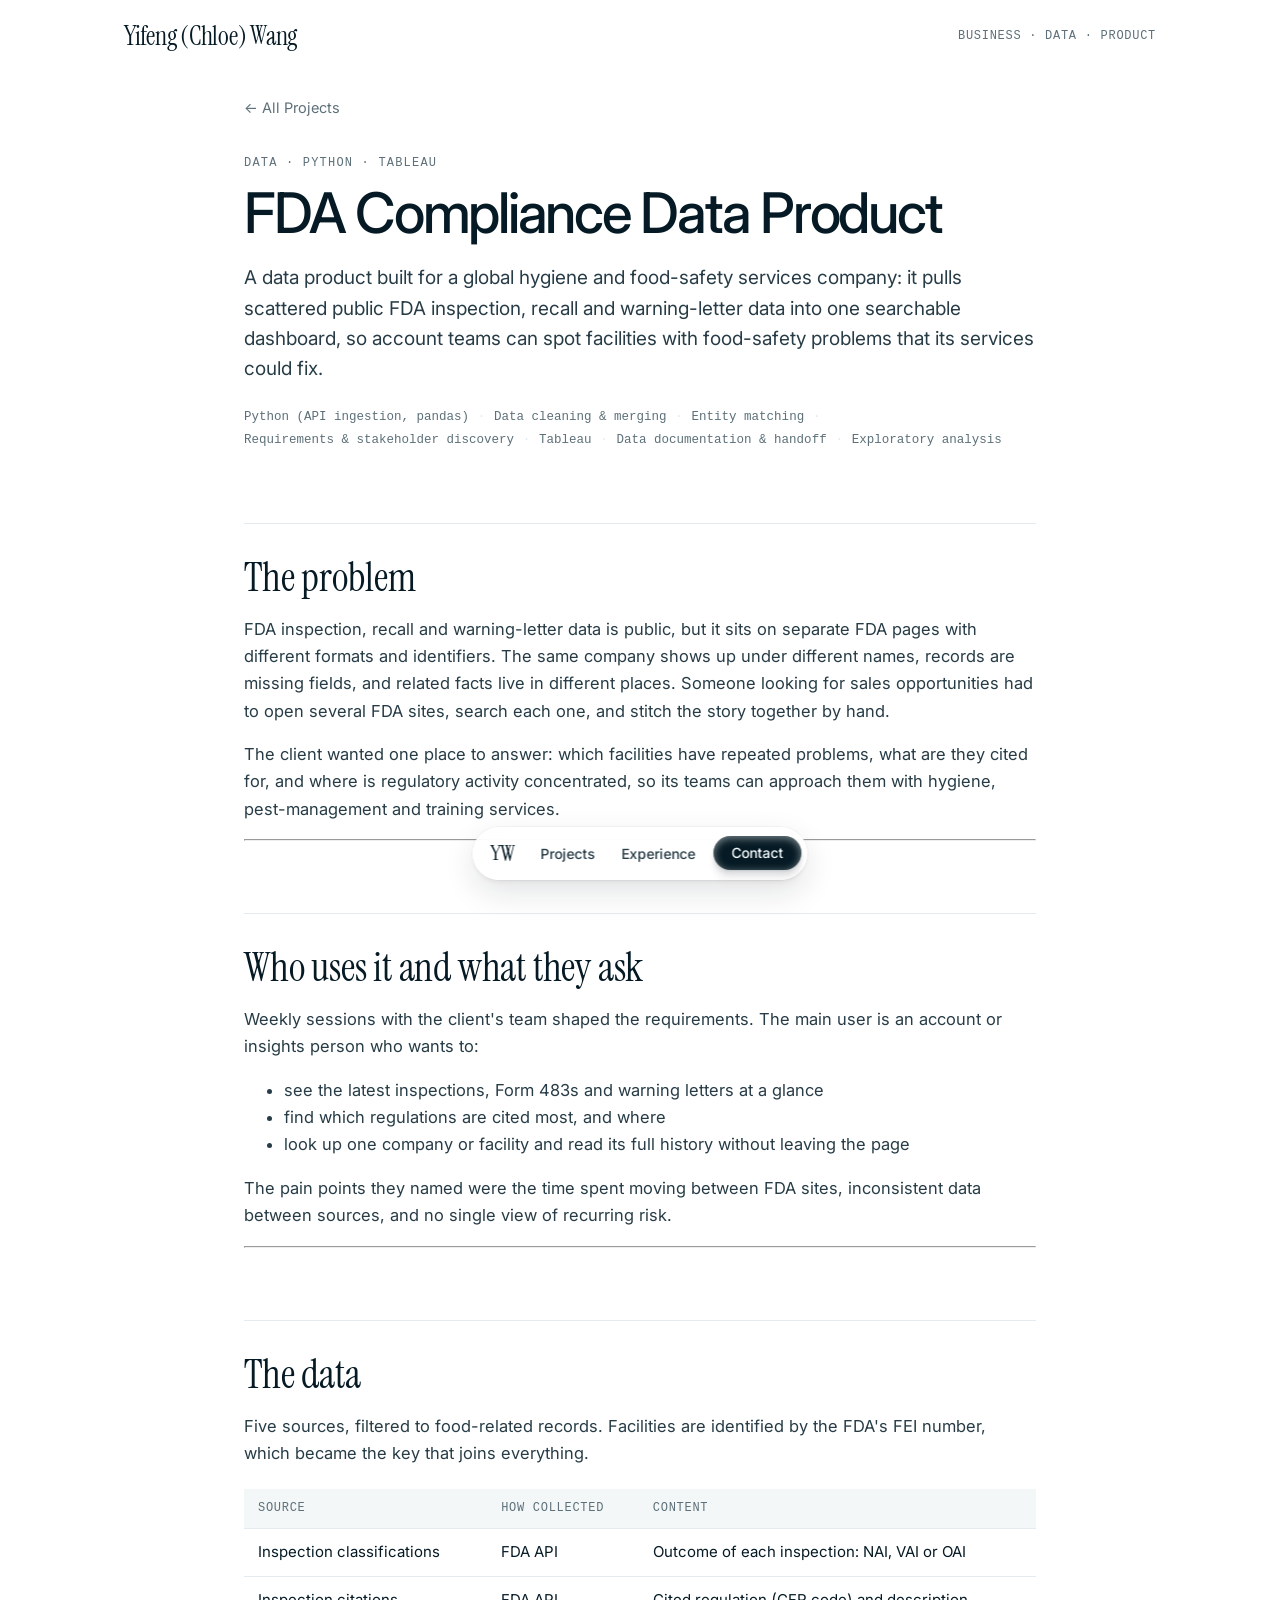
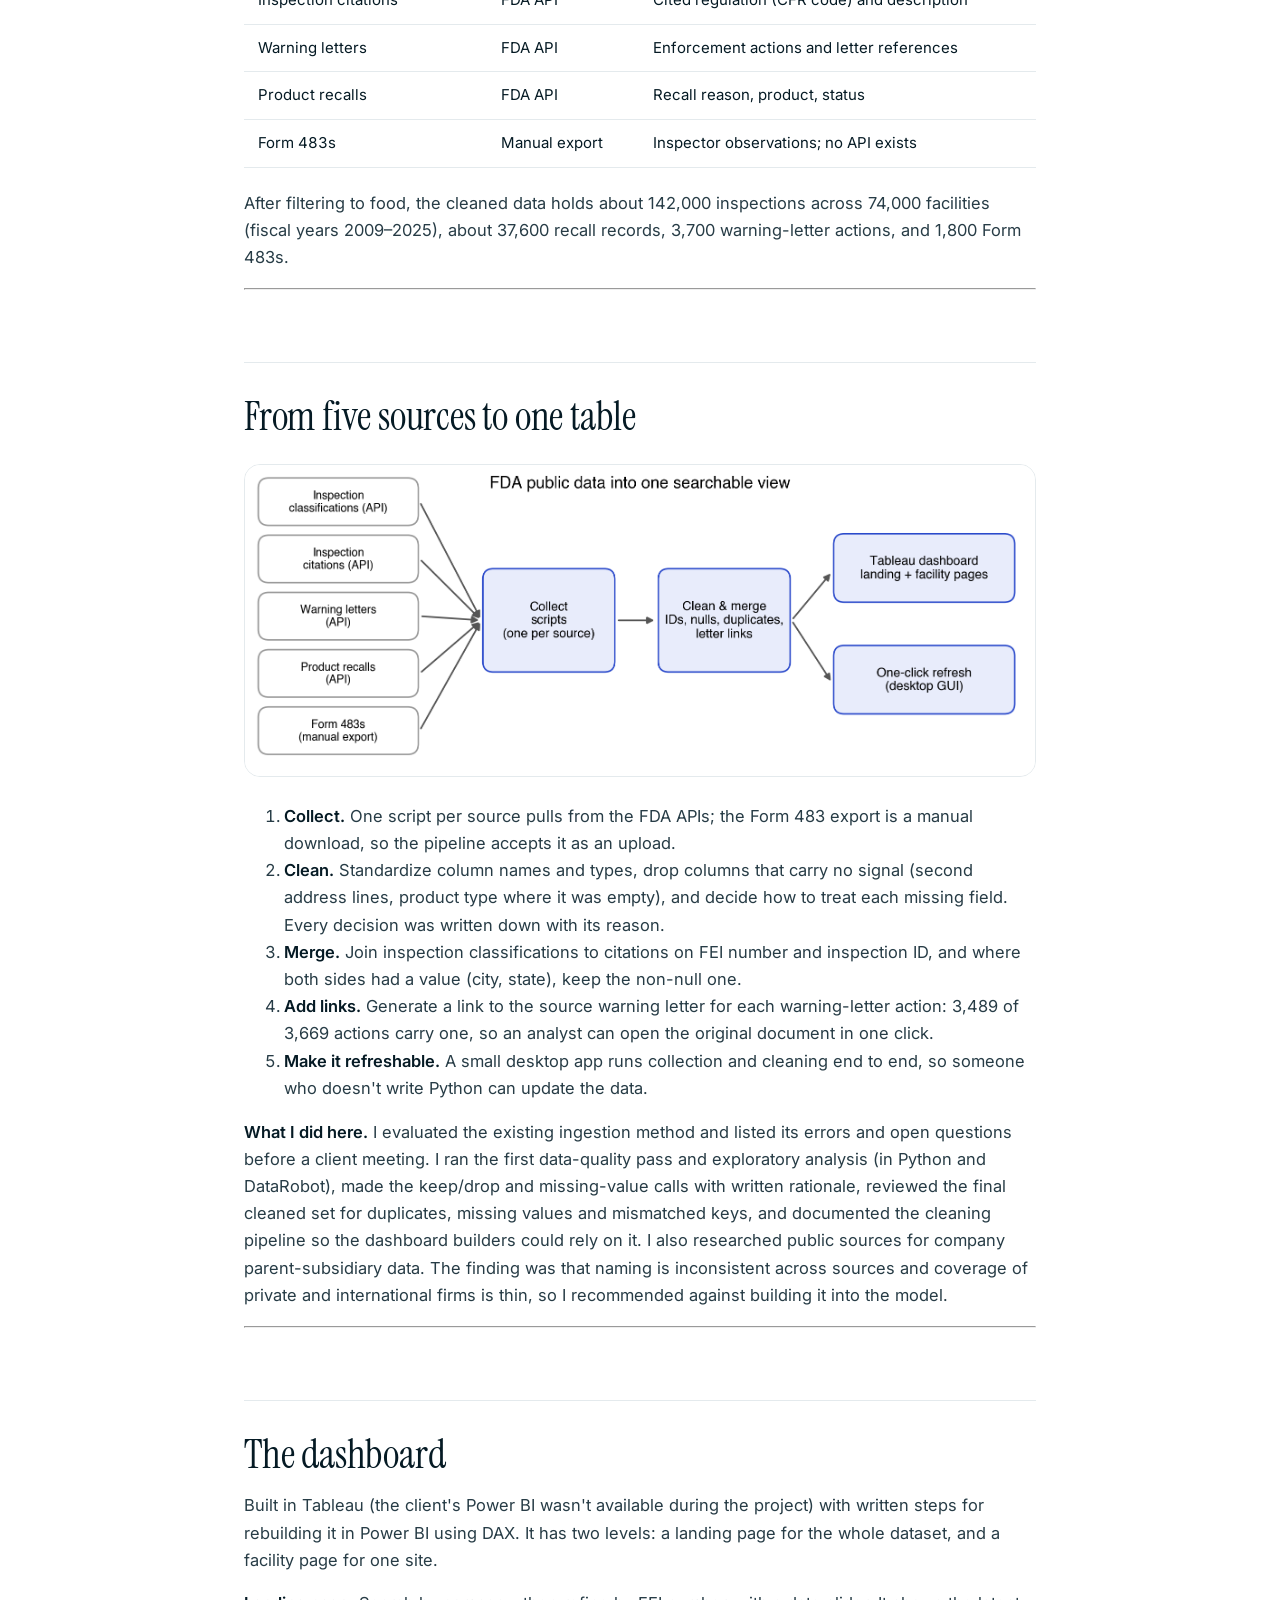
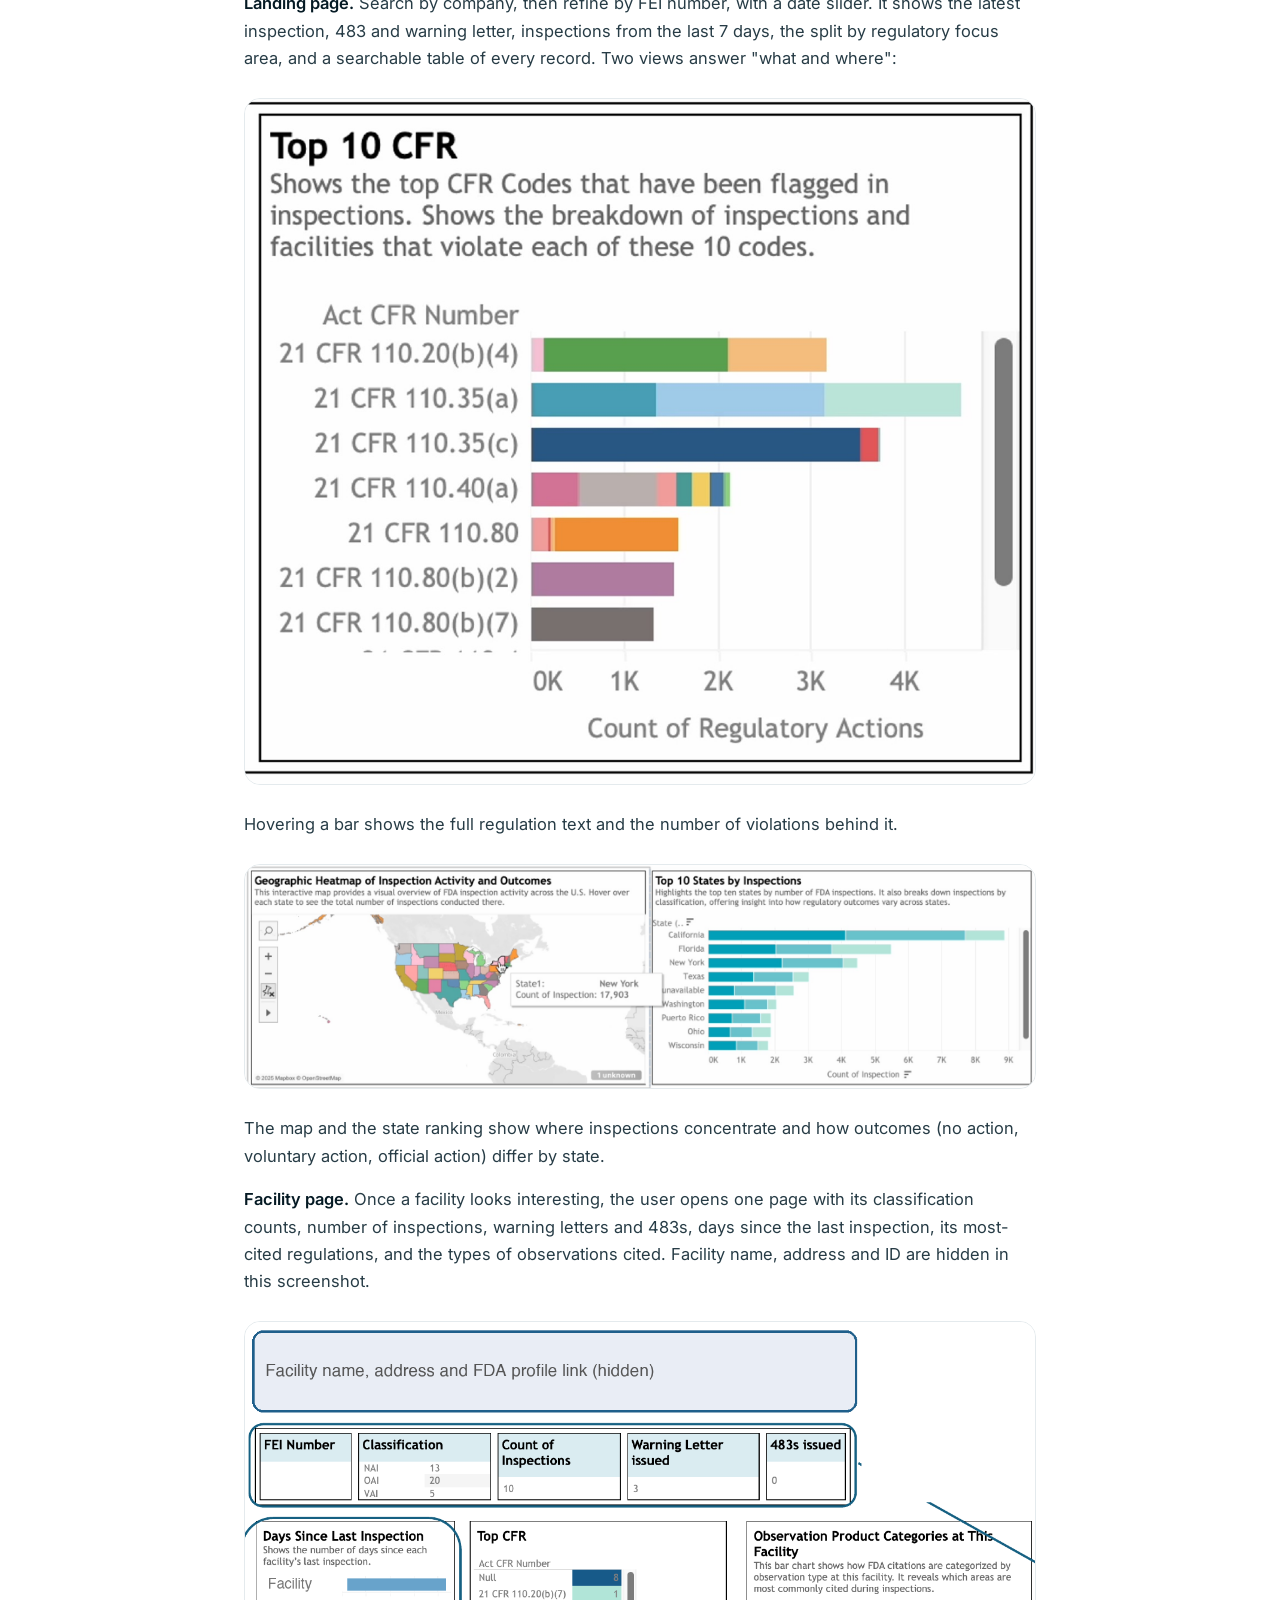
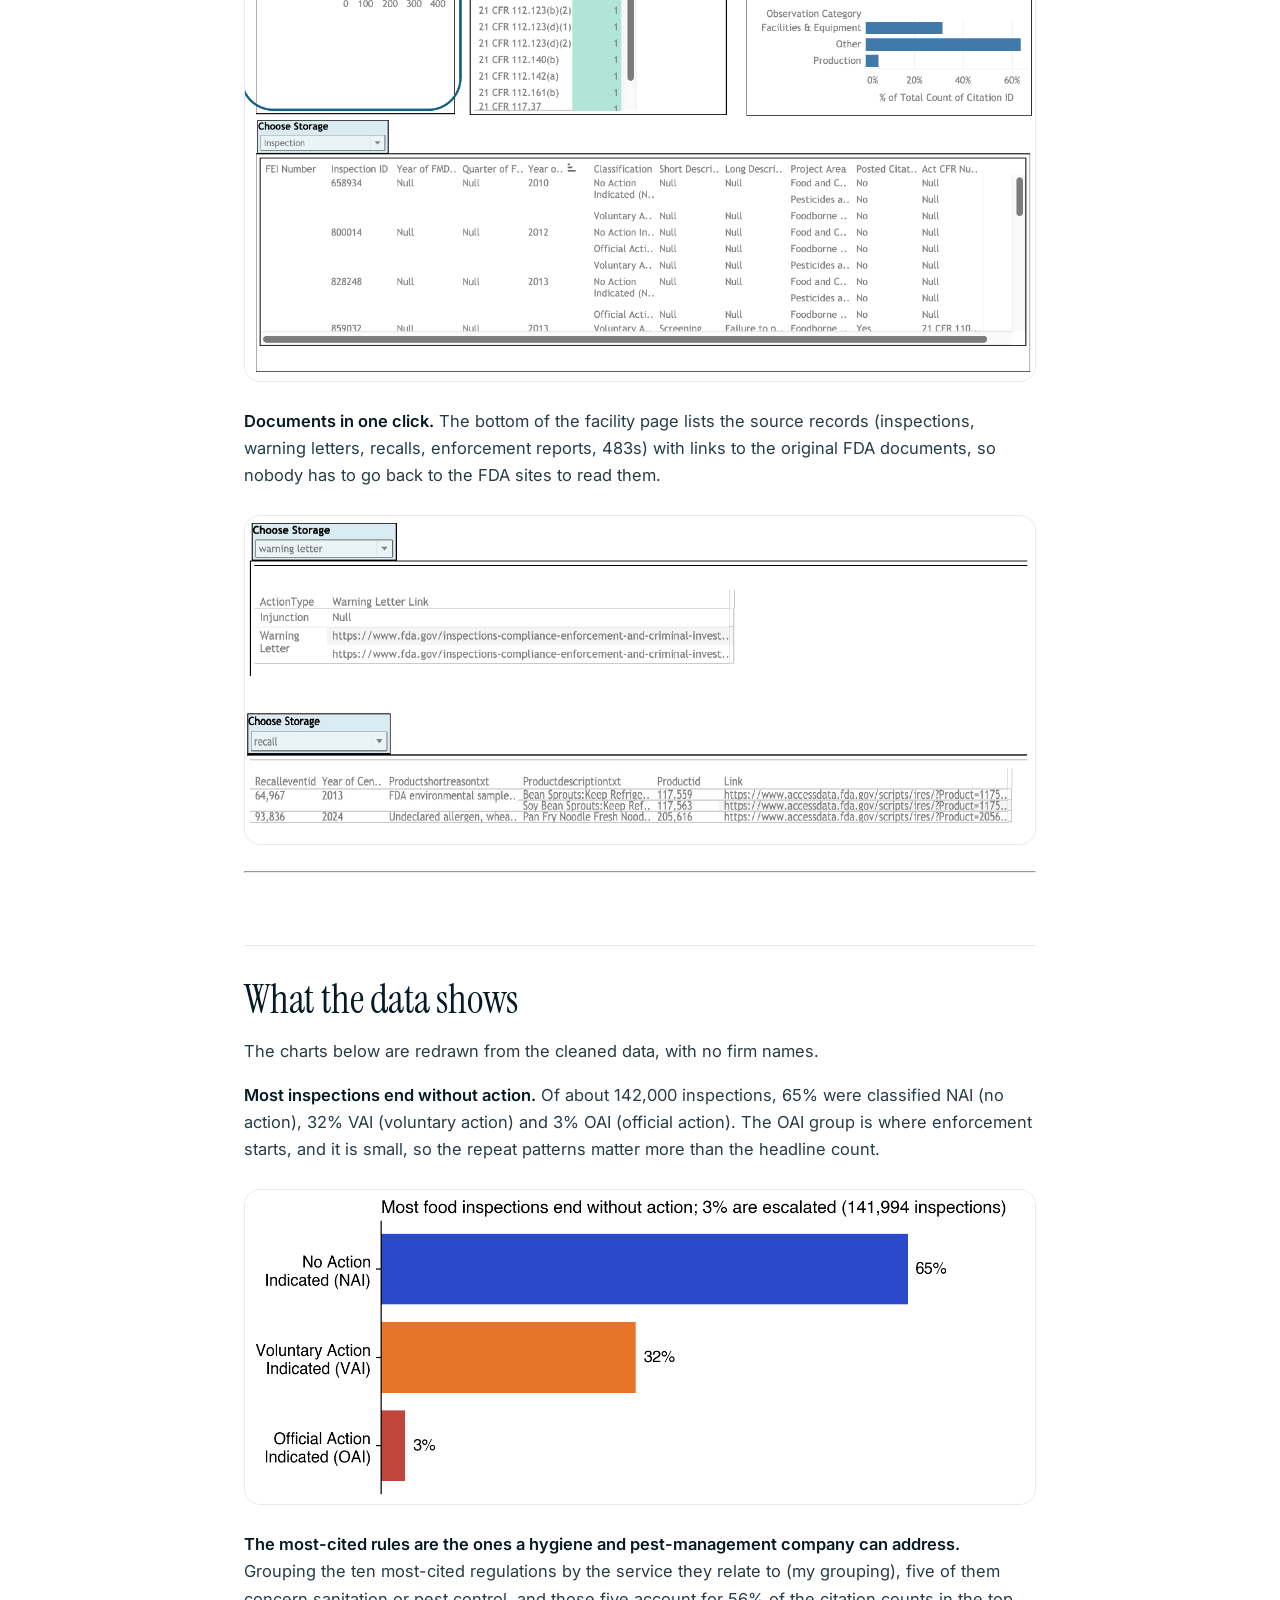
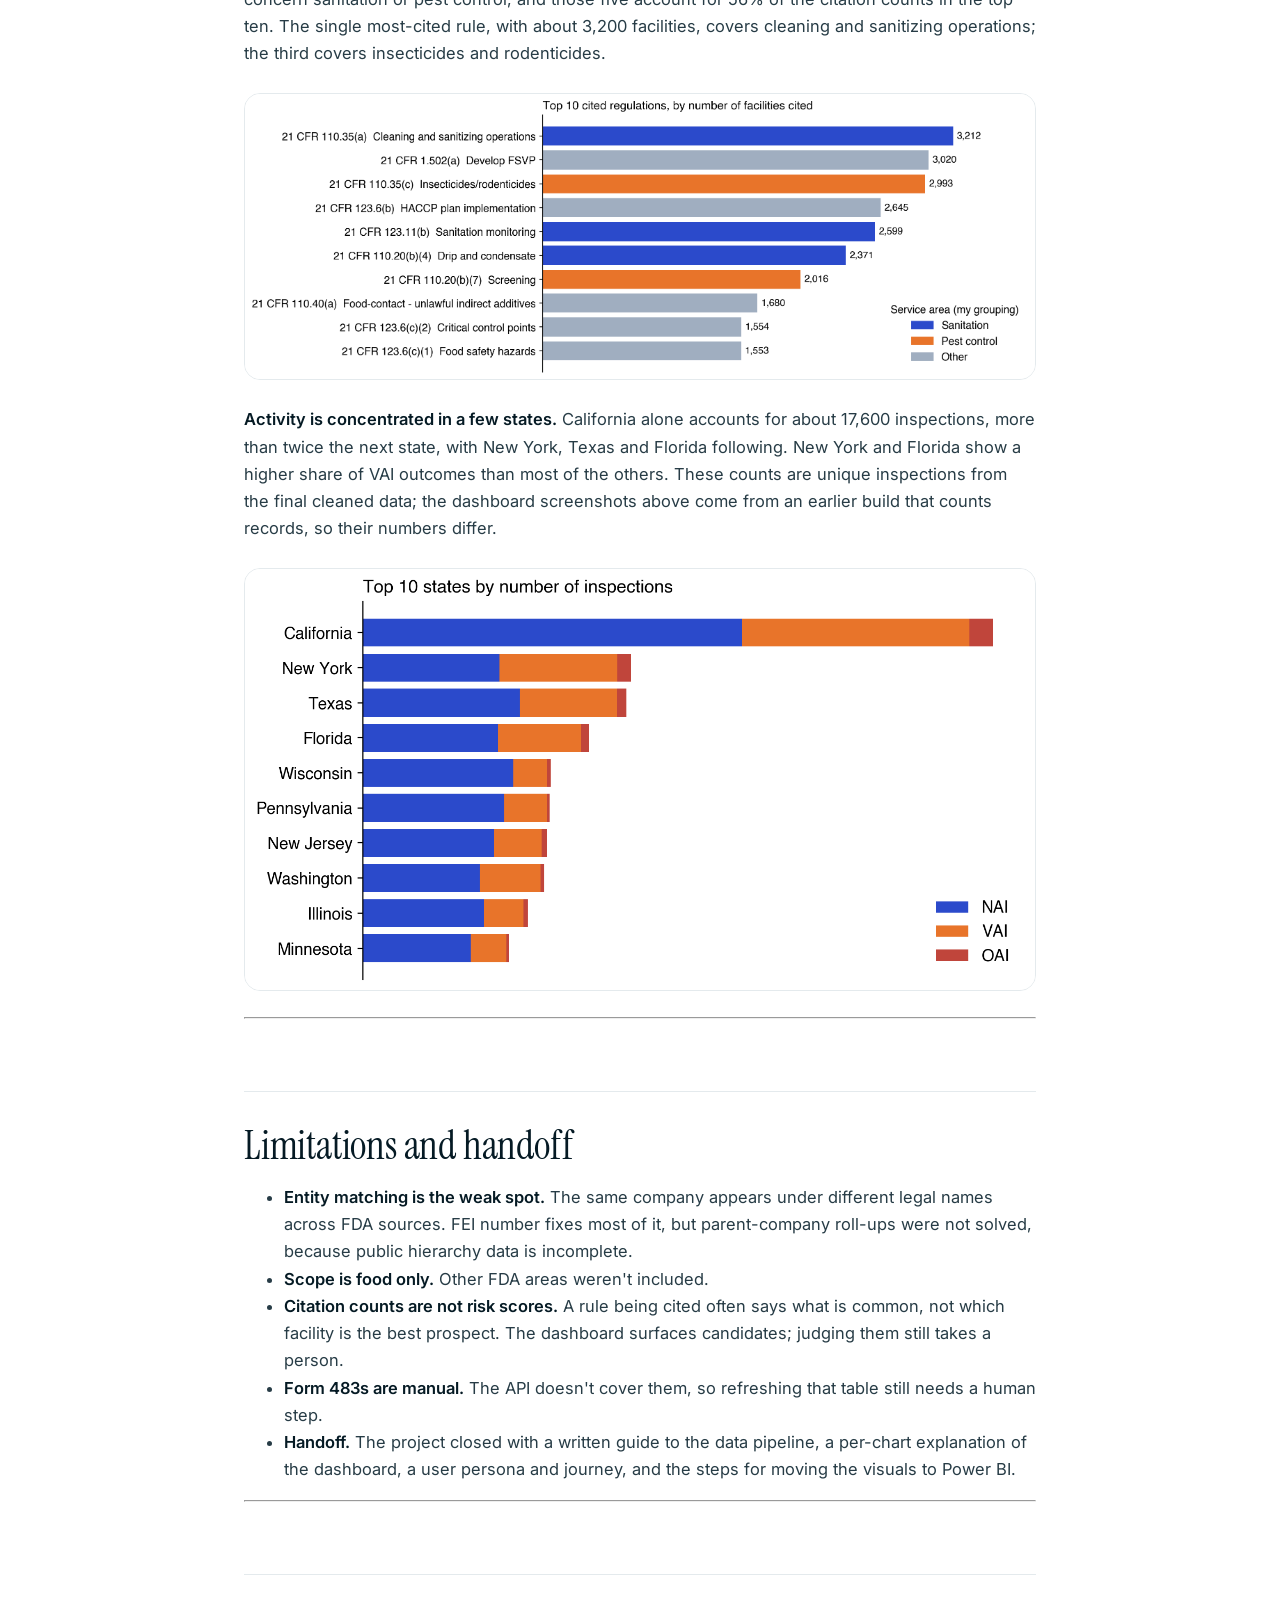
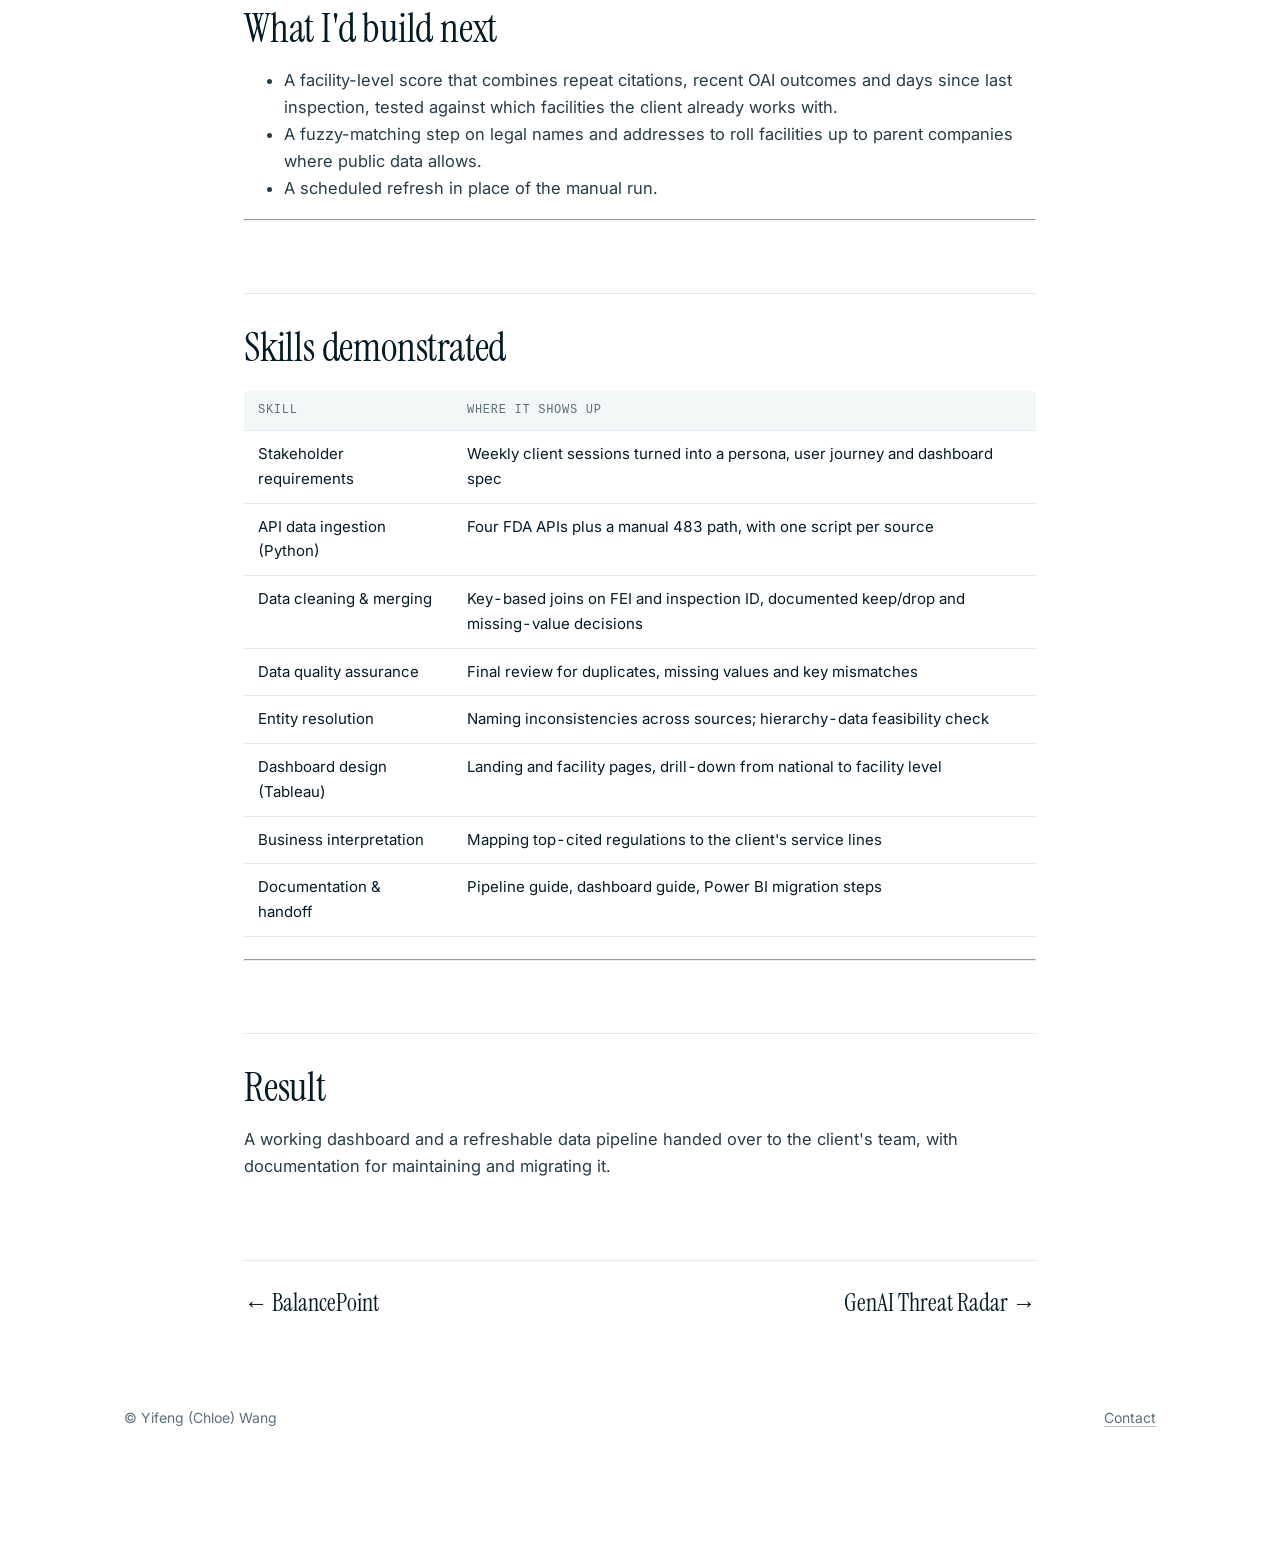
<file: projects/ecolab-fda-data-product.html>
<!doctype html>
<html lang="en">
<head>
<meta charset="utf-8"><meta name="viewport" content="width=device-width, initial-scale=1">
<meta name="color-scheme" content="light dark">
<title>FDA Compliance Data Product · Yifeng (Chloe) Wang</title>
<meta name="description" content="A data product built for a global hygiene and food-safety services company: it pulls scattered public FDA inspection, recall and warning-letter data into one searchable dashboard, so account teams can spot facilities with food-safety problems that its services could fix.">
<link rel="preconnect" href="https://fonts.googleapis.com"><link rel="preconnect" href="https://fonts.gstatic.com" crossorigin>
<link rel="stylesheet" href="https://fonts.googleapis.com/css2?family=Inter:wght@400;500;600&family=Instrument+Serif:ital@0;1&display=swap">
<link rel="stylesheet" href="../css/style.css">
<script>document.documentElement.classList.add('js');setTimeout(function(){if(!window.__revealReady)document.documentElement.classList.add('reveal-fallback')},3000)</script>
</head>
<body>
<a class="skip" href="#main">Skip to main content</a>
<header class="site-header"><div class="wrap bar">
<a class="brand" href="../index.html">Yifeng (Chloe) Wang</a>
<span class="top-note">Business · Data · Product</span>
</div></header>
<main id="main" class="wrap article">
<p class="back"><a href="../index.html#projects"><span aria-hidden="true">←</span> All Projects</a></p>
<p class="kicker reveal">Data · Python · Tableau</p>
<h1 class="reveal" style="--d:.08s">FDA Compliance Data Product</h1>
<div class="lead reveal" style="--d:.16s"><p>A data product built for a global hygiene and food-safety services company: it pulls scattered public FDA inspection, recall and warning-letter data into one searchable dashboard, so account teams can spot facilities with food-safety problems that its services could fix.</p></div>
<ul class="chips reveal" style="--d:.24s"><li>Python (API ingestion, pandas)</li><li>Data cleaning &amp; merging</li><li>Entity matching</li><li>Requirements &amp; stakeholder discovery</li><li>Tableau</li><li>Data documentation &amp; handoff</li><li>Exploratory analysis</li></ul>
<div class="prose">
<h2>The problem</h2>
<p>FDA inspection, recall and warning-letter data is public, but it sits on separate FDA pages with different formats and identifiers. The same company shows up under different names, records are missing fields, and related facts live in different places. Someone looking for sales opportunities had to open several FDA sites, search each one, and stitch the story together by hand.</p>
<p>The client wanted one place to answer: which facilities have repeated problems, what are they cited for, and where is regulatory activity concentrated, so its teams can approach them with hygiene, pest-management and training services.</p>
<hr />
<h2>Who uses it and what they ask</h2>
<p>Weekly sessions with the client's team shaped the requirements. The main user is an account or insights person who wants to:</p>
<ul>
<li>see the latest inspections, Form 483s and warning letters at a glance</li>
<li>find which regulations are cited most, and where</li>
<li>look up one company or facility and read its full history without leaving the page</li>
</ul>
<p>The pain points they named were the time spent moving between FDA sites, inconsistent data between sources, and no single view of recurring risk.</p>
<hr />
<h2>The data</h2>
<p>Five sources, filtered to food-related records. Facilities are identified by the FDA's FEI number, which became the key that joins everything.</p>
<div class="table-scroll"><table>
<thead>
<tr>
<th>Source</th>
<th>How collected</th>
<th>Content</th>
</tr>
</thead>
<tbody>
<tr>
<td>Inspection classifications</td>
<td>FDA API</td>
<td>Outcome of each inspection: NAI, VAI or OAI</td>
</tr>
<tr>
<td>Inspection citations</td>
<td>FDA API</td>
<td>Cited regulation (CFR code) and description</td>
</tr>
<tr>
<td>Warning letters</td>
<td>FDA API</td>
<td>Enforcement actions and letter references</td>
</tr>
<tr>
<td>Product recalls</td>
<td>FDA API</td>
<td>Recall reason, product, status</td>
</tr>
<tr>
<td>Form 483s</td>
<td>Manual export</td>
<td>Inspector observations; no API exists</td>
</tr>
</tbody>
</table></div>
<p>After filtering to food, the cleaned data holds about 142,000 inspections across 74,000 facilities (fiscal years 2009–2025), about 37,600 recall records, 3,700 warning-letter actions, and 1,800 Form 483s.</p>
<hr />
<h2>From five sources to one table</h2>
<p><img loading="lazy" alt="Data pipeline" src="../assets/ecolab-fda/charts/01-pipeline.png" width="1745" height="686" /></p>
<ol>
<li><strong>Collect.</strong> One script per source pulls from the FDA APIs; the Form 483 export is a manual download, so the pipeline accepts it as an upload.</li>
<li><strong>Clean.</strong> Standardize column names and types, drop columns that carry no signal (second address lines, product type where it was empty), and decide how to treat each missing field. Every decision was written down with its reason.</li>
<li><strong>Merge.</strong> Join inspection classifications to citations on FEI number and inspection ID, and where both sides had a value (city, state), keep the non-null one.</li>
<li><strong>Add links.</strong> Generate a link to the source warning letter for each warning-letter action: 3,489 of 3,669 actions carry one, so an analyst can open the original document in one click.</li>
<li><strong>Make it refreshable.</strong> A small desktop app runs collection and cleaning end to end, so someone who doesn't write Python can update the data.</li>
</ol>
<p><strong>What I did here.</strong> I evaluated the existing ingestion method and listed its errors and open questions before a client meeting. I ran the first data-quality pass and exploratory analysis (in Python and DataRobot), made the keep/drop and missing-value calls with written rationale, reviewed the final cleaned set for duplicates, missing values and mismatched keys, and documented the cleaning pipeline so the dashboard builders could rely on it. I also researched public sources for company parent-subsidiary data. The finding was that naming is inconsistent across sources and coverage of private and international firms is thin, so I recommended against building it into the model.</p>
<hr />
<h2>The dashboard</h2>
<p>Built in Tableau (the client's Power BI wasn't available during the project) with written steps for rebuilding it in Power BI using DAX. It has two levels: a landing page for the whole dataset, and a facility page for one site.</p>
<p><strong>Landing page.</strong> Search by company, then refine by FEI number, with a date slider. It shows the latest inspection, 483 and warning letter, inspections from the last 7 days, the split by regulatory focus area, and a searchable table of every record. Two views answer "what and where":</p>
<p><img loading="lazy" alt="Top 10 cited regulations in the dashboard" src="../assets/ecolab-fda/screens/01-dashboard-top-cfr.png" width="1048" height="908" /></p>
<p>Hovering a bar shows the full regulation text and the number of violations behind it.</p>
<p><img loading="lazy" alt="State heatmap and top 10 states by inspection outcome" src="../assets/ecolab-fda/screens/02-dashboard-geography.png" width="1816" height="514" /></p>
<p>The map and the state ranking show where inspections concentrate and how outcomes (no action, voluntary action, official action) differ by state.</p>
<p><strong>Facility page.</strong> Once a facility looks interesting, the user opens one page with its classification counts, number of inspections, warning letters and 483s, days since the last inspection, its most-cited regulations, and the types of observations cited. Facility name, address and ID are hidden in this screenshot.</p>
<p><img loading="lazy" alt="Facility page" src="../assets/ecolab-fda/screens/04-dashboard-facility.png" width="1320" height="1100" /></p>
<p><strong>Documents in one click.</strong> The bottom of the facility page lists the source records (inspections, warning letters, recalls, enforcement reports, 483s) with links to the original FDA documents, so nobody has to go back to the FDA sites to read them.</p>
<p><img loading="lazy" alt="Warning-letter and recall document lists with links" src="../assets/ecolab-fda/screens/03-dashboard-documents.png" width="1348" height="560" /></p>
<hr />
<h2>What the data shows</h2>
<p>The charts below are redrawn from the cleaned data, with no firm names.</p>
<p><strong>Most inspections end without action.</strong> Of about 142,000 inspections, 65% were classified NAI (no action), 32% VAI (voluntary action) and 3% OAI (official action). The OAI group is where enforcement starts, and it is small, so the repeat patterns matter more than the headline count.</p>
<p><img loading="lazy" alt="Inspection outcomes" src="../assets/ecolab-fda/charts/02-outcomes.png" width="1521" height="604" /></p>
<p><strong>The most-cited rules are the ones a hygiene and pest-management company can address.</strong> Grouping the ten most-cited regulations by the service they relate to (my grouping), five of them concern sanitation or pest control, and those five account for 56% of the citation counts in the top ten. The single most-cited rule, with about 3,200 facilities, covers cleaning and sanitizing operations; the third covers insecticides and rodenticides.</p>
<p><img loading="lazy" alt="Top cited regulations" src="../assets/ecolab-fda/charts/03-top-cfr.png" width="2269" height="819" /></p>
<p><strong>Activity is concentrated in a few states.</strong> California alone accounts for about 17,600 inspections, more than twice the next state, with New York, Texas and Florida following. New York and Florida show a higher share of VAI outcomes than most of the others. These counts are unique inspections from the final cleaned data; the dashboard screenshots above come from an earlier build that counts records, so their numbers differ.</p>
<p><img loading="lazy" alt="Top states" src="../assets/ecolab-fda/charts/04-states.png" width="1481" height="789" /></p>
<hr />
<h2>Limitations and handoff</h2>
<ul>
<li><strong>Entity matching is the weak spot.</strong> The same company appears under different legal names across FDA sources. FEI number fixes most of it, but parent-company roll-ups were not solved, because public hierarchy data is incomplete.</li>
<li><strong>Scope is food only.</strong> Other FDA areas weren't included.</li>
<li><strong>Citation counts are not risk scores.</strong> A rule being cited often says what is common, not which facility is the best prospect. The dashboard surfaces candidates; judging them still takes a person.</li>
<li><strong>Form 483s are manual.</strong> The API doesn't cover them, so refreshing that table still needs a human step.</li>
<li><strong>Handoff.</strong> The project closed with a written guide to the data pipeline, a per-chart explanation of the dashboard, a user persona and journey, and the steps for moving the visuals to Power BI.</li>
</ul>
<hr />
<h2>What I'd build next</h2>
<ul>
<li>A facility-level score that combines repeat citations, recent OAI outcomes and days since last inspection, tested against which facilities the client already works with.</li>
<li>A fuzzy-matching step on legal names and addresses to roll facilities up to parent companies where public data allows.</li>
<li>A scheduled refresh in place of the manual run.</li>
</ul>
<hr />
<h2>Skills demonstrated</h2>
<div class="table-scroll"><table>
<thead>
<tr>
<th>Skill</th>
<th>Where it shows up</th>
</tr>
</thead>
<tbody>
<tr>
<td>Stakeholder requirements</td>
<td>Weekly client sessions turned into a persona, user journey and dashboard spec</td>
</tr>
<tr>
<td>API data ingestion (Python)</td>
<td>Four FDA APIs plus a manual 483 path, with one script per source</td>
</tr>
<tr>
<td>Data cleaning &amp; merging</td>
<td>Key-based joins on FEI and inspection ID, documented keep/drop and missing-value decisions</td>
</tr>
<tr>
<td>Data quality assurance</td>
<td>Final review for duplicates, missing values and key mismatches</td>
</tr>
<tr>
<td>Entity resolution</td>
<td>Naming inconsistencies across sources; hierarchy-data feasibility check</td>
</tr>
<tr>
<td>Dashboard design (Tableau)</td>
<td>Landing and facility pages, drill-down from national to facility level</td>
</tr>
<tr>
<td>Business interpretation</td>
<td>Mapping top-cited regulations to the client's service lines</td>
</tr>
<tr>
<td>Documentation &amp; handoff</td>
<td>Pipeline guide, dashboard guide, Power BI migration steps</td>
</tr>
</tbody>
</table></div>
<hr />
<h2>Result</h2>
<p>A working dashboard and a refreshable data pipeline handed over to the client's team, with documentation for maintaining and migrating it.</p>
</div>
<nav class="pager" aria-label="Previous and next project"><a href="balancepoint.html"><span aria-hidden="true">←</span> BalancePoint</a><a href="genai-threat-radar.html">GenAI Threat Radar <span aria-hidden="true">→</span></a></nav>
</main>
<footer class="site-footer"><div class="wrap"><span>© Yifeng (Chloe) Wang</span><a href="../index.html#contact">Contact</a></div></footer>
<nav class="dock" aria-label="Sections">
<a class="mark" href="../index.html" aria-label="Home">YW</a>
<a href="../index.html#projects">Projects</a>
<a class="hide-sm" href="../index.html#experience">Experience</a>
<a class="btn primary small" href="../index.html#contact">Contact</a>
</nav>
<script src="../js/main.js" defer></script>
</body>
</html>
</file>
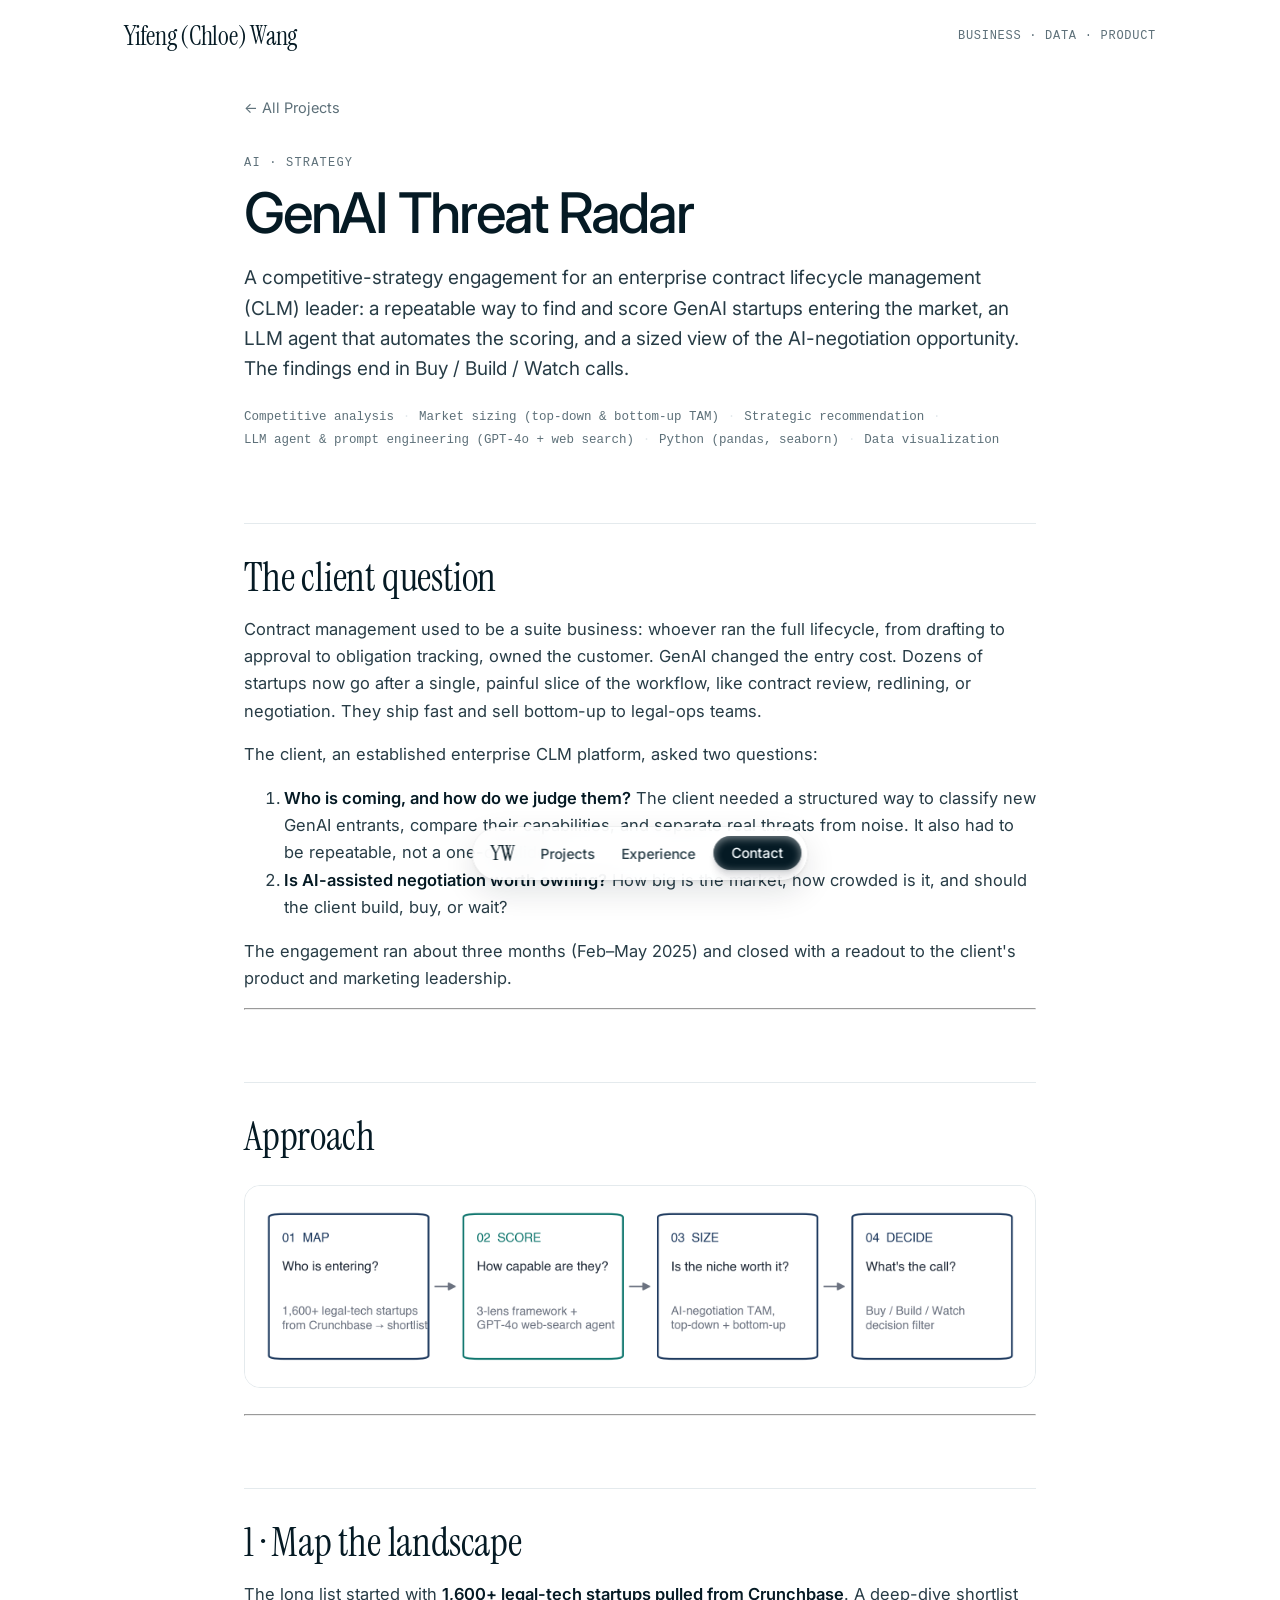
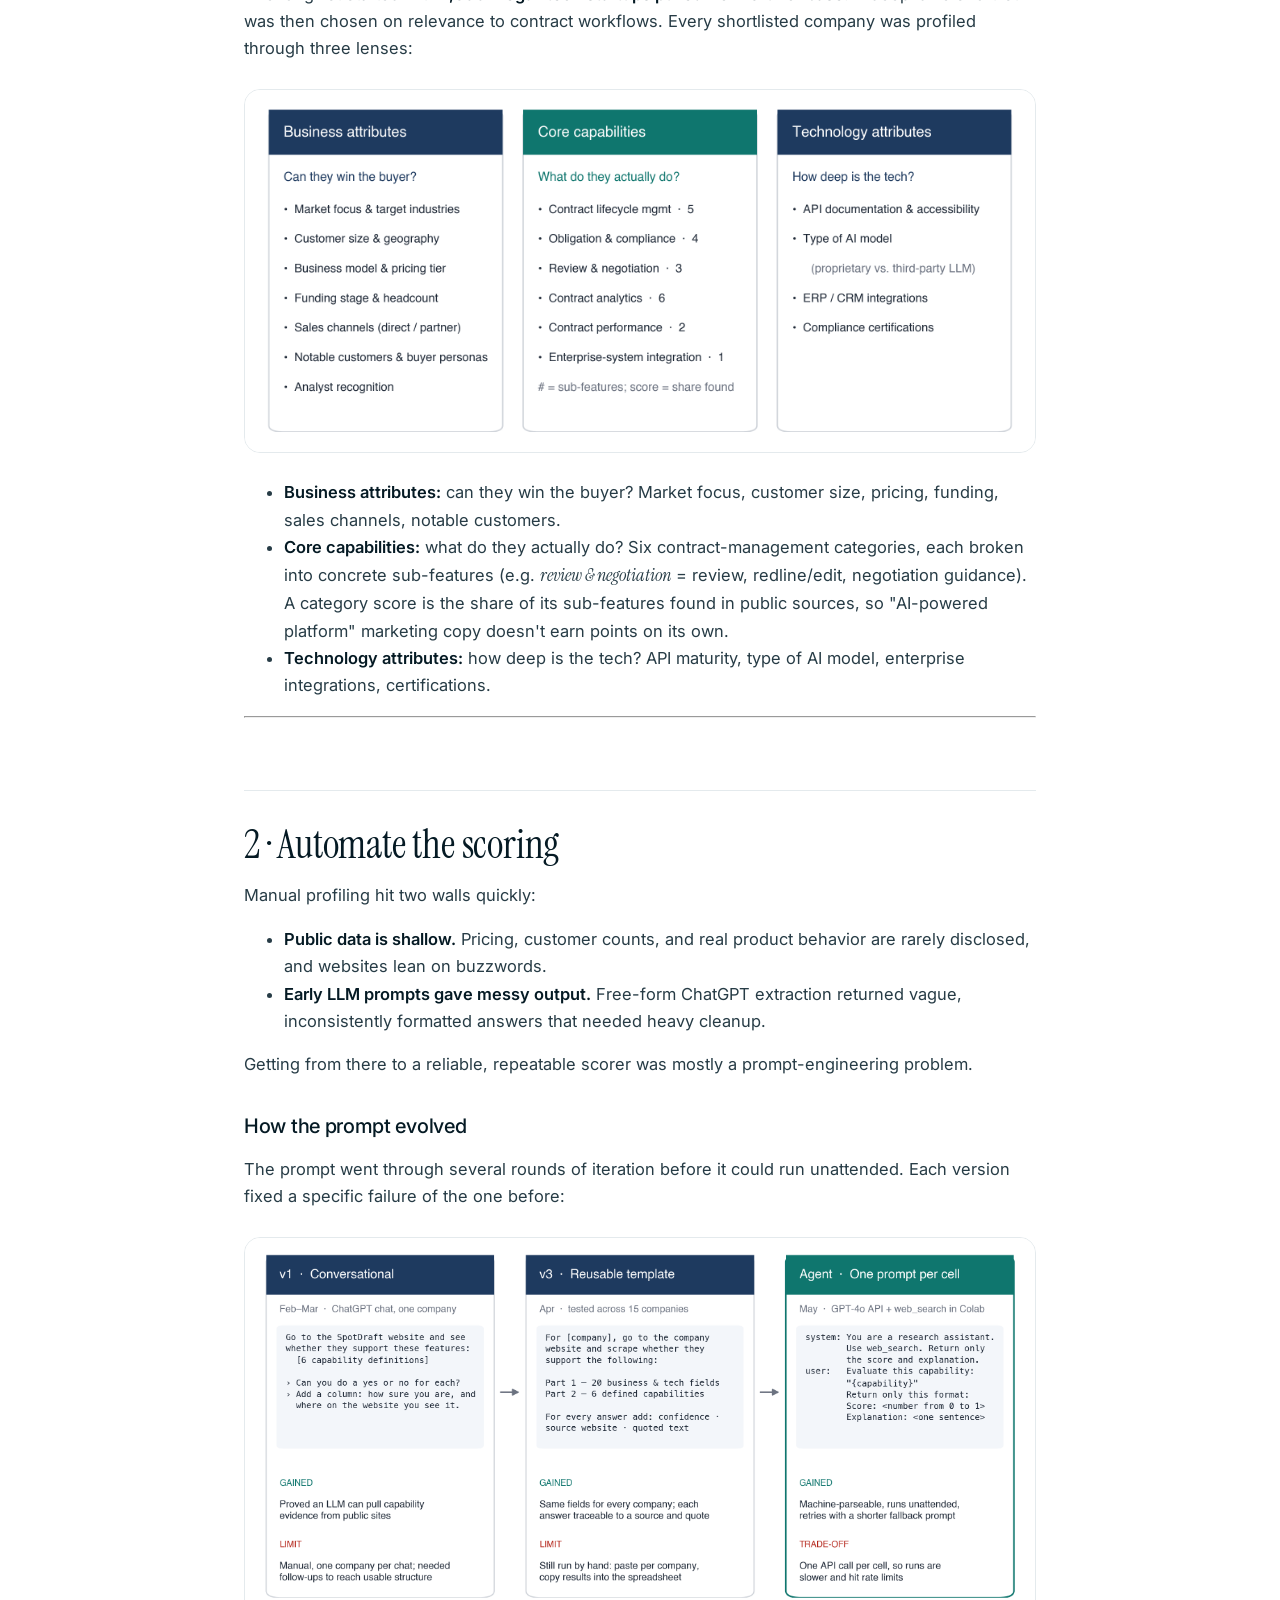
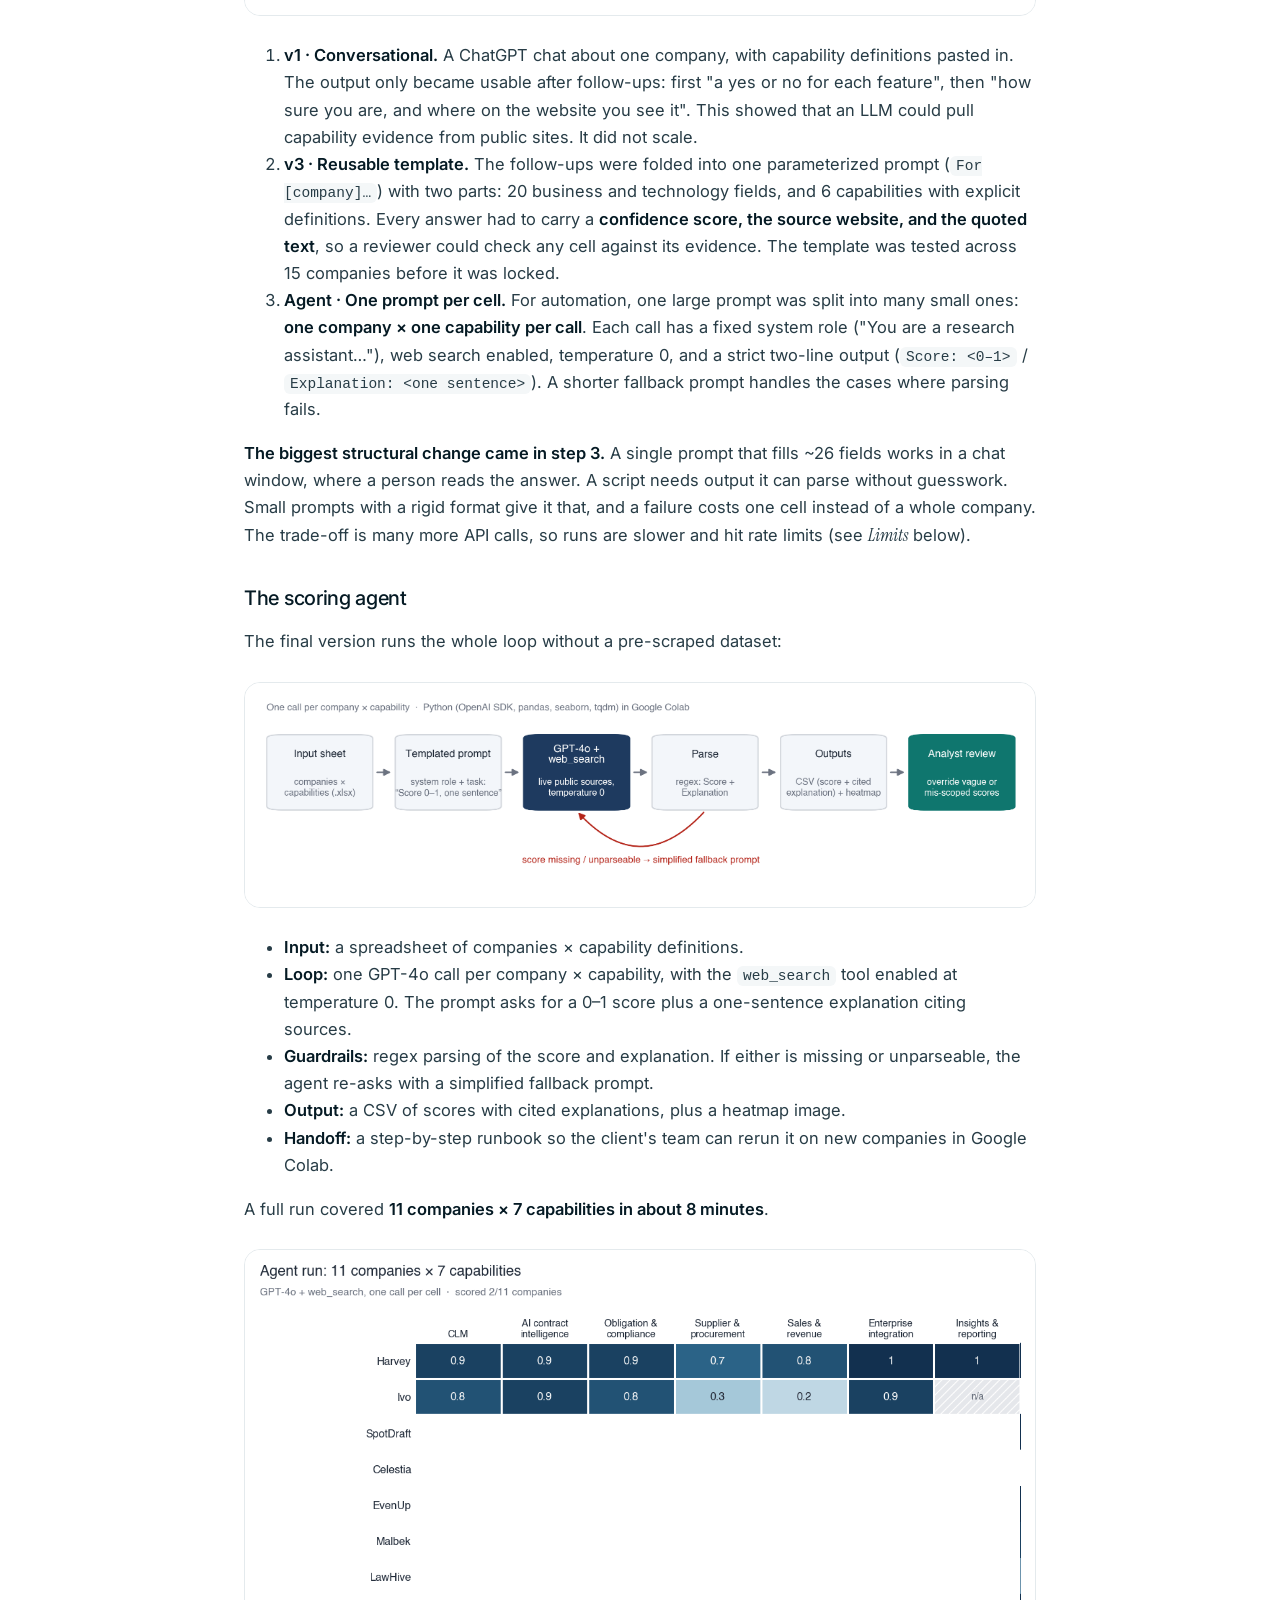
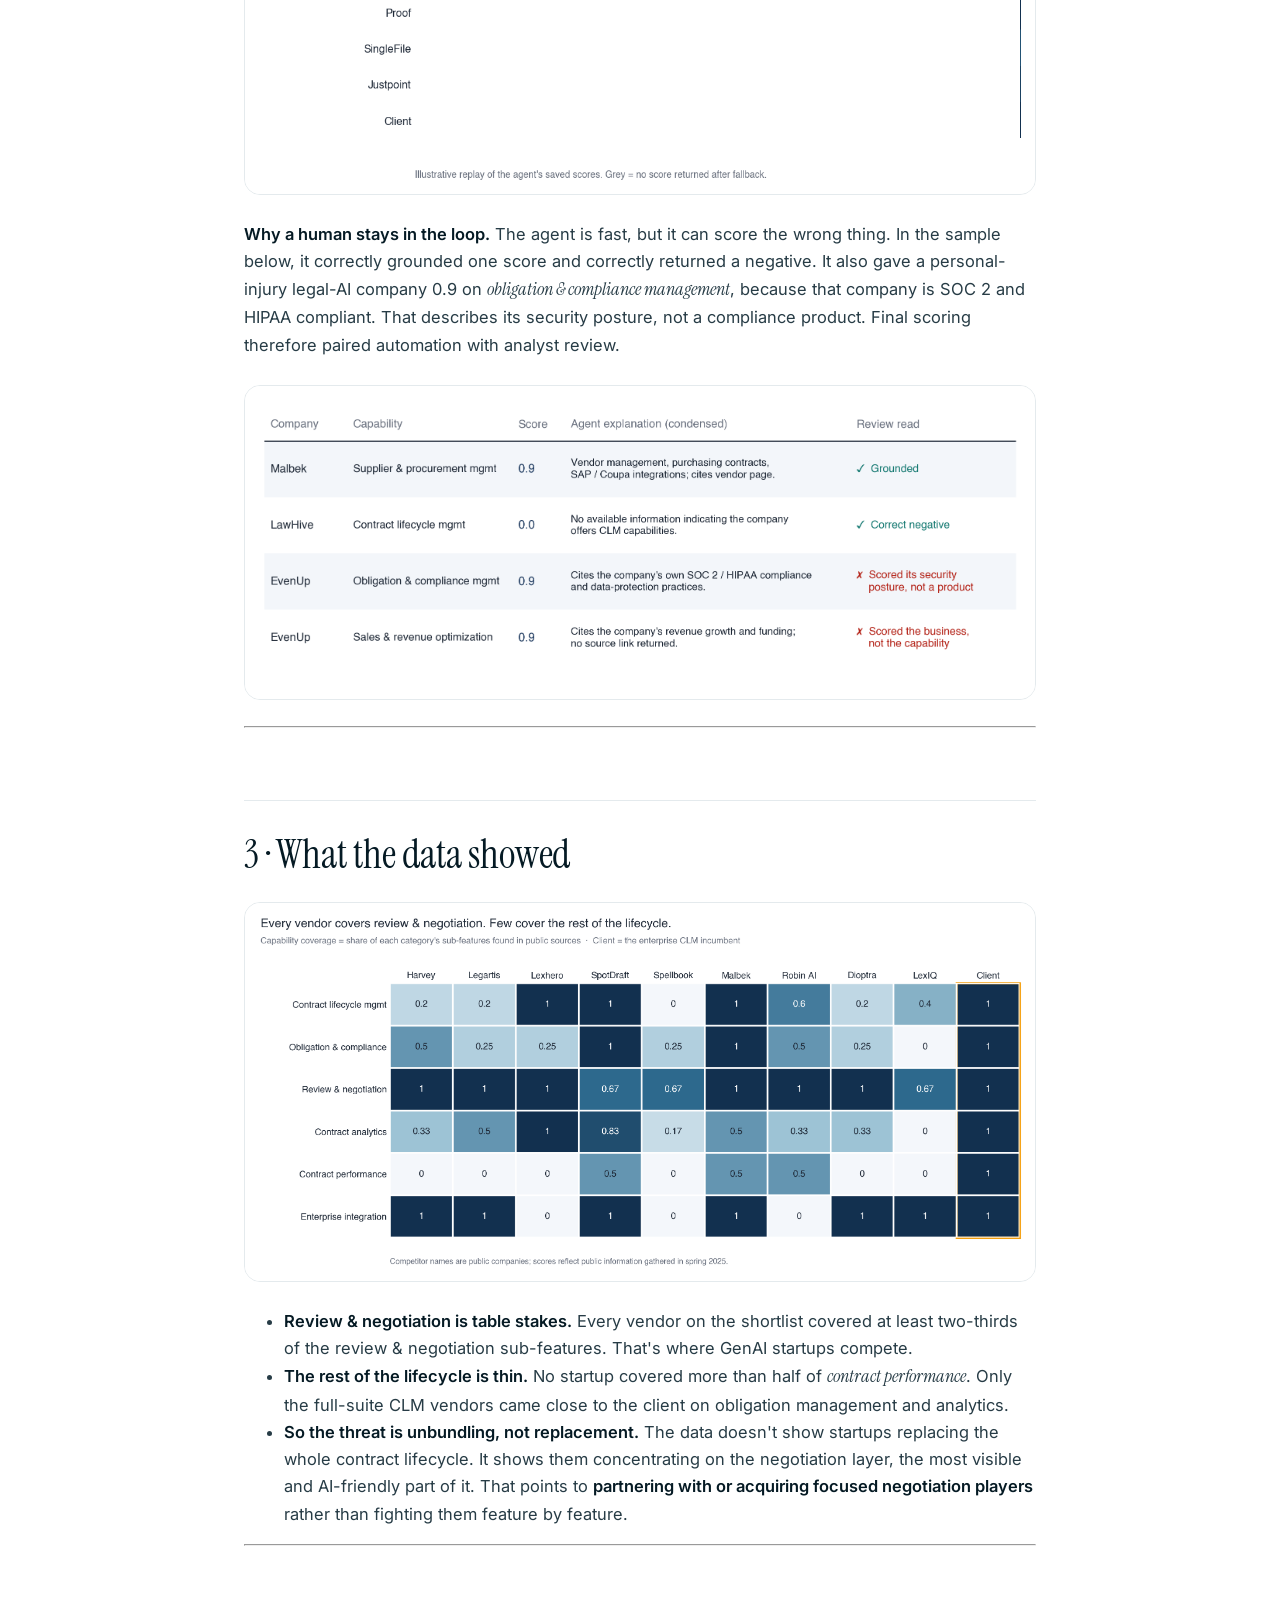
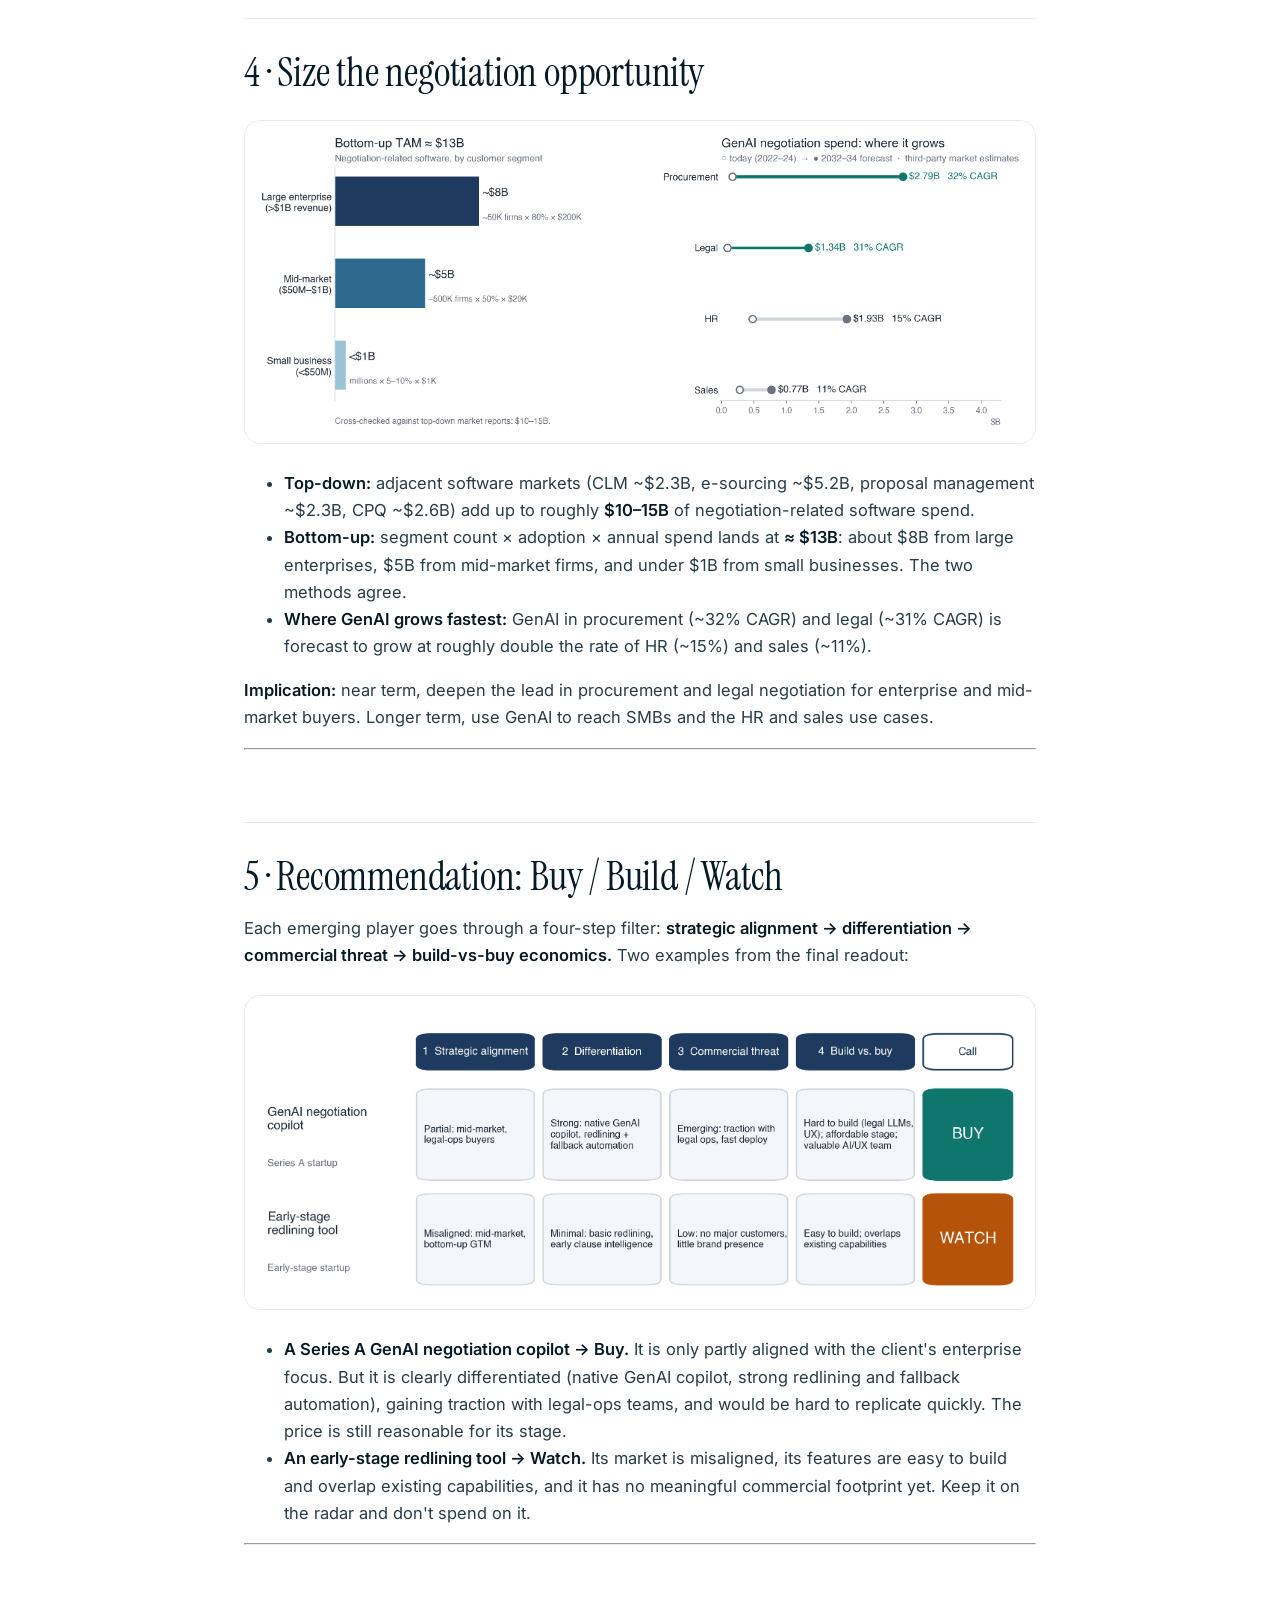
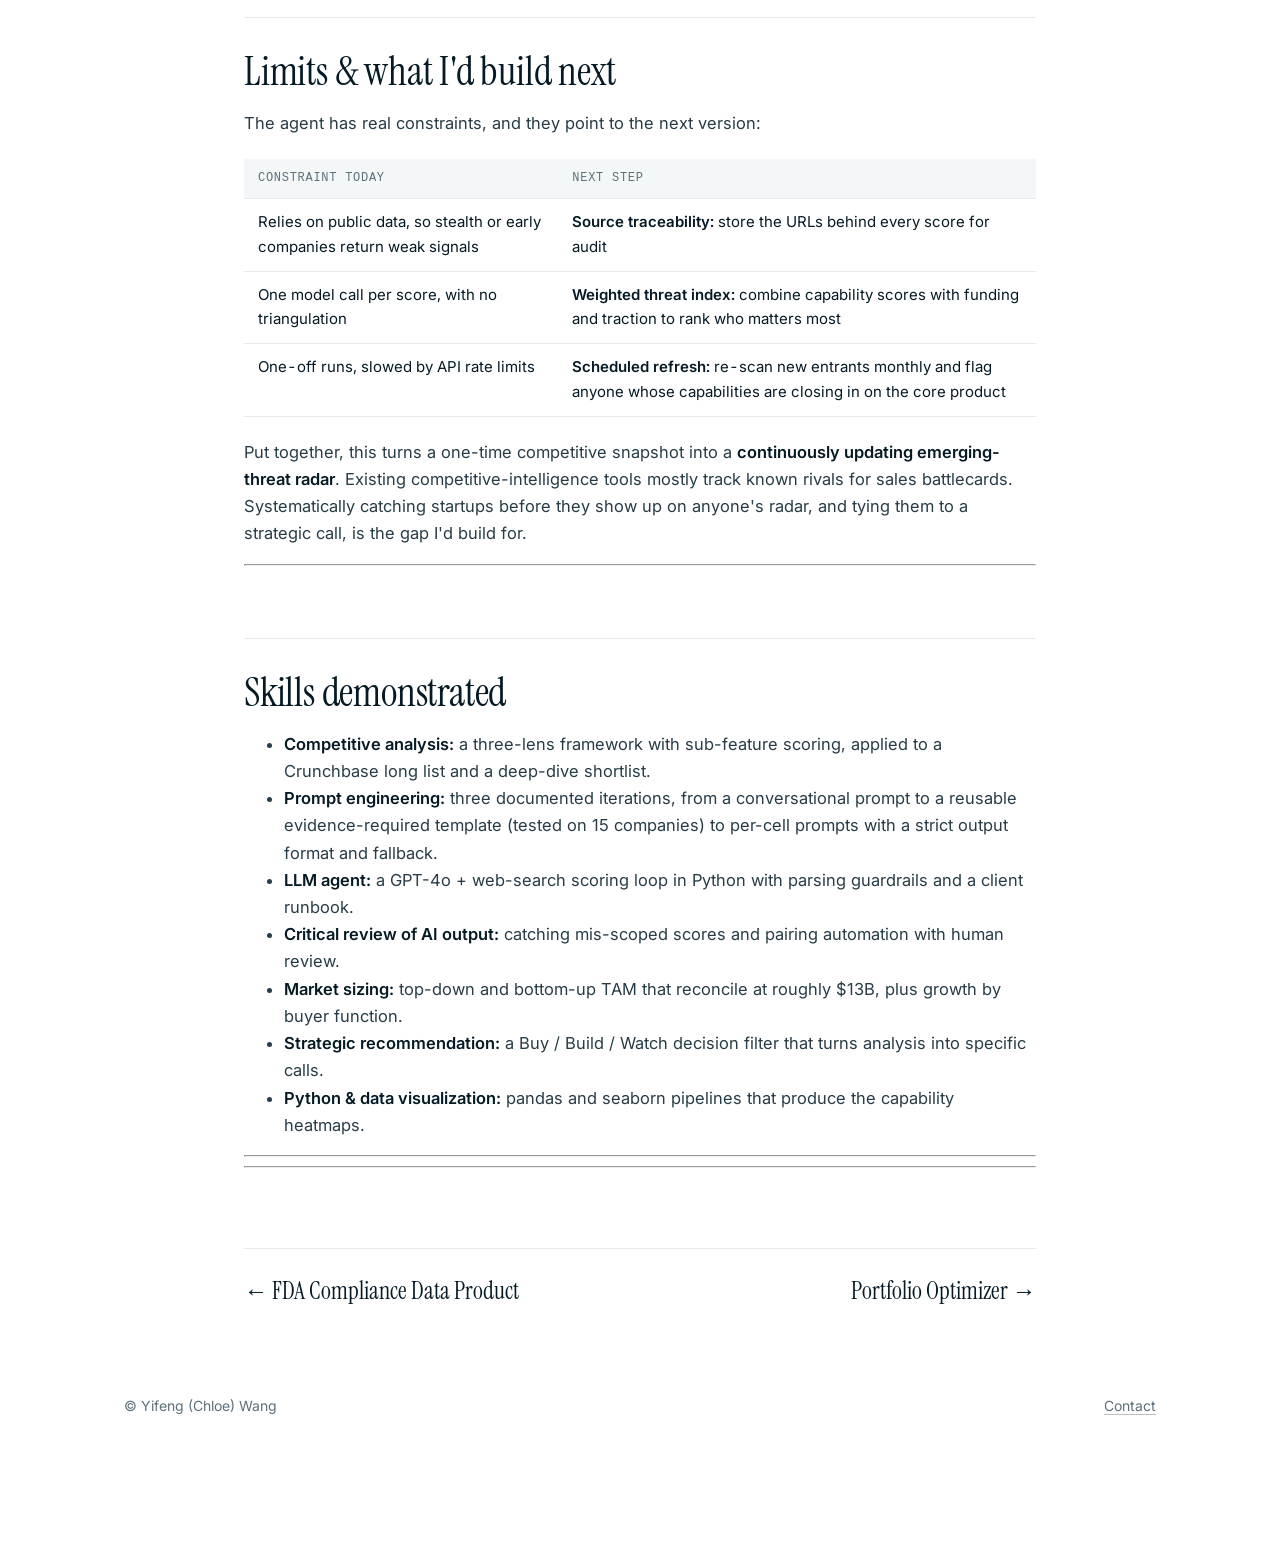
<file: projects/genai-threat-radar.html>
<!doctype html>
<html lang="en">
<head>
<meta charset="utf-8"><meta name="viewport" content="width=device-width, initial-scale=1">
<meta name="color-scheme" content="light dark">
<title>GenAI Threat Radar · Yifeng (Chloe) Wang</title>
<meta name="description" content="A competitive-strategy engagement for an enterprise contract lifecycle management (CLM) leader: a repeatable way to find and score GenAI startups entering the market, an LLM agent that automates the scoring, and a sized view of the AI-negotiation opportunity.">
<link rel="preconnect" href="https://fonts.googleapis.com"><link rel="preconnect" href="https://fonts.gstatic.com" crossorigin>
<link rel="stylesheet" href="https://fonts.googleapis.com/css2?family=Inter:wght@400;500;600&family=Instrument+Serif:ital@0;1&display=swap">
<link rel="stylesheet" href="../css/style.css">
<script>document.documentElement.classList.add('js');setTimeout(function(){if(!window.__revealReady)document.documentElement.classList.add('reveal-fallback')},3000)</script>
</head>
<body>
<a class="skip" href="#main">Skip to main content</a>
<header class="site-header"><div class="wrap bar">
<a class="brand" href="../index.html">Yifeng (Chloe) Wang</a>
<span class="top-note">Business · Data · Product</span>
</div></header>
<main id="main" class="wrap article">
<p class="back"><a href="../index.html#projects"><span aria-hidden="true">←</span> All Projects</a></p>
<p class="kicker reveal">AI · Strategy</p>
<h1 class="reveal" style="--d:.08s">GenAI Threat Radar</h1>
<div class="lead reveal" style="--d:.16s"><p>A competitive-strategy engagement for an enterprise contract lifecycle management (CLM) leader: a repeatable way to find and score GenAI startups entering the market, an LLM agent that automates the scoring, and a sized view of the AI-negotiation opportunity. The findings end in Buy / Build / Watch calls.</p></div>
<ul class="chips reveal" style="--d:.24s"><li>Competitive analysis</li><li>Market sizing (top-down &amp; bottom-up TAM)</li><li>Strategic recommendation</li><li>LLM agent &amp; prompt engineering (GPT-4o + web search)</li><li>Python (pandas, seaborn)</li><li>Data visualization</li></ul>
<div class="prose">
<h2>The client question</h2>
<p>Contract management used to be a suite business: whoever ran the full lifecycle, from drafting to approval to obligation tracking, owned the customer. GenAI changed the entry cost. Dozens of startups now go after a single, painful slice of the workflow, like contract review, redlining, or negotiation. They ship fast and sell bottom-up to legal-ops teams.</p>
<p>The client, an established enterprise CLM platform, asked two questions:</p>
<ol>
<li><strong>Who is coming, and how do we judge them?</strong> The client needed a structured way to classify new GenAI entrants, compare their capabilities, and separate real threats from noise. It also had to be repeatable, not a one-off slide.</li>
<li><strong>Is AI-assisted negotiation worth owning?</strong> How big is the market, how crowded is it, and should the client build, buy, or wait?</li>
</ol>
<p>The engagement ran about three months (Feb–May 2025) and closed with a readout to the client's product and marketing leadership.</p>
<hr />
<h2>Approach</h2>
<p><img loading="lazy" alt="Map → Score → Size → Decide" src="../assets/clm-genai-competitive/01-approach.png" width="1960" height="500" /></p>
<hr />
<h2>1 · Map the landscape</h2>
<p>The long list started with <strong>1,600+ legal-tech startups pulled from Crunchbase</strong>. A deep-dive shortlist was then chosen on relevance to contract workflows. Every shortlisted company was profiled through three lenses:</p>
<p><img loading="lazy" alt="Three-lens competitive framework" src="../assets/clm-genai-competitive/02-framework.png" width="1960" height="900" /></p>
<ul>
<li><strong>Business attributes:</strong> can they win the buyer? Market focus, customer size, pricing, funding, sales channels, notable customers.</li>
<li><strong>Core capabilities:</strong> what do they actually do? Six contract-management categories, each broken into concrete sub-features (e.g. <em>review &amp; negotiation</em> = review, redline/edit, negotiation guidance). A category score is the share of its sub-features found in public sources, so "AI-powered platform" marketing copy doesn't earn points on its own.</li>
<li><strong>Technology attributes:</strong> how deep is the tech? API maturity, type of AI model, enterprise integrations, certifications.</li>
</ul>
<hr />
<h2>2 · Automate the scoring</h2>
<p>Manual profiling hit two walls quickly:</p>
<ul>
<li><strong>Public data is shallow.</strong> Pricing, customer counts, and real product behavior are rarely disclosed, and websites lean on buzzwords.</li>
<li><strong>Early LLM prompts gave messy output.</strong> Free-form ChatGPT extraction returned vague, inconsistently formatted answers that needed heavy cleanup.</li>
</ul>
<p>Getting from there to a reliable, repeatable scorer was mostly a prompt-engineering problem.</p>
<h3>How the prompt evolved</h3>
<p>The prompt went through several rounds of iteration before it could run unattended. Each version fixed a specific failure of the one before:</p>
<p><img loading="lazy" alt="Prompt evolution: conversational → reusable template → one prompt per cell" src="../assets/clm-genai-competitive/03a-prompt-evolution.png" width="2270" height="1085" /></p>
<ol>
<li><strong>v1 · Conversational.</strong> A ChatGPT chat about one company, with capability definitions pasted in. The output only became usable after follow-ups: first "a yes or no for each feature", then "how sure you are, and where on the website you see it". This showed that an LLM could pull capability evidence from public sites. It did not scale.</li>
<li><strong>v3 · Reusable template.</strong> The follow-ups were folded into one parameterized prompt (<code>For [company]…</code>) with two parts: 20 business and technology fields, and 6 capabilities with explicit definitions. Every answer had to carry a <strong>confidence score, the source website, and the quoted text</strong>, so a reviewer could check any cell against its evidence. The template was tested across 15 companies before it was locked.</li>
<li><strong>Agent · One prompt per cell.</strong> For automation, one large prompt was split into many small ones: <strong>one company × one capability per call</strong>. Each call has a fixed system role ("You are a research assistant…"), web search enabled, temperature 0, and a strict two-line output (<code>Score: &lt;0–1&gt;</code> / <code>Explanation: &lt;one sentence&gt;</code>). A shorter fallback prompt handles the cases where parsing fails.</li>
</ol>
<p><strong>The biggest structural change came in step 3.</strong> A single prompt that fills ~26 fields works in a chat window, where a person reads the answer. A script needs output it can parse without guesswork. Small prompts with a rigid format give it that, and a failure costs one cell instead of a whole company. The trade-off is many more API calls, so runs are slower and hit rate limits (see <em>Limits</em> below).</p>
<h3>The scoring agent</h3>
<p>The final version runs the whole loop without a pre-scraped dataset:</p>
<p><img loading="lazy" alt="Scoring agent pipeline" src="../assets/clm-genai-competitive/03-agent-pipeline.png" width="2192" height="623" /></p>
<ul>
<li><strong>Input:</strong> a spreadsheet of companies × capability definitions.</li>
<li><strong>Loop:</strong> one GPT-4o call per company × capability, with the <code>web_search</code> tool enabled at temperature 0. The prompt asks for a 0–1 score plus a one-sentence explanation citing sources.</li>
<li><strong>Guardrails:</strong> regex parsing of the score and explanation. If either is missing or unparseable, the agent re-asks with a simplified fallback prompt.</li>
<li><strong>Output:</strong> a CSV of scores with cited explanations, plus a heatmap image.</li>
<li><strong>Handoff:</strong> a step-by-step runbook so the client's team can rerun it on new companies in Google Colab.</li>
</ul>
<p>A full run covered <strong>11 companies × 7 capabilities in about 8 minutes</strong>.</p>
<p><img loading="lazy" alt="Agent scoring run, replayed" src="../assets/clm-genai-competitive/demo-agent-scoring.gif" width="1168" height="804" /></p>
<p><strong>Why a human stays in the loop.</strong> The agent is fast, but it can score the wrong thing. In the sample below, it correctly grounded one score and correctly returned a negative. It also gave a personal-injury legal-AI company 0.9 on <em>obligation &amp; compliance management</em>, because that company is SOC 2 and HIPAA compliant. That describes its security posture, not a compliance product. Final scoring therefore paired automation with analyst review.</p>
<p><img loading="lazy" alt="Sample agent output with review flags" src="../assets/clm-genai-competitive/04-agent-output-sample.png" width="2037" height="808" /></p>
<hr />
<h2>3 · What the data showed</h2>
<p><img loading="lazy" alt="Capability coverage heatmap" src="../assets/clm-genai-competitive/05-capability-heatmap.png" width="2547" height="1217" /></p>
<ul>
<li><strong>Review &amp; negotiation is table stakes.</strong> Every vendor on the shortlist covered at least two-thirds of the review &amp; negotiation sub-features. That's where GenAI startups compete.</li>
<li><strong>The rest of the lifecycle is thin.</strong> No startup covered more than half of <em>contract performance</em>. Only the full-suite CLM vendors came close to the client on obligation management and analytics.</li>
<li><strong>So the threat is unbundling, not replacement.</strong> The data doesn't show startups replacing the whole contract lifecycle. It shows them concentrating on the negotiation layer, the most visible and AI-friendly part of it. That points to <strong>partnering with or acquiring focused negotiation players</strong> rather than fighting them feature by feature.</li>
</ul>
<hr />
<h2>4 · Size the negotiation opportunity</h2>
<p><img loading="lazy" alt="Negotiation TAM and GenAI growth by function" src="../assets/clm-genai-competitive/06-tam.png" width="2391" height="973" /></p>
<ul>
<li><strong>Top-down:</strong> adjacent software markets (CLM ~$2.3B, e-sourcing ~$5.2B, proposal management ~$2.3B, CPQ ~$2.6B) add up to roughly <strong>$10–15B</strong> of negotiation-related software spend.</li>
<li><strong>Bottom-up:</strong> segment count × adoption × annual spend lands at <strong>≈ $13B</strong>: about $8B from large enterprises, $5B from mid-market firms, and under $1B from small businesses. The two methods agree.</li>
<li><strong>Where GenAI grows fastest:</strong> GenAI in procurement (~32% CAGR) and legal (~31% CAGR) is forecast to grow at roughly double the rate of HR (~15%) and sales (~11%).</li>
</ul>
<p><strong>Implication:</strong> near term, deepen the lead in procurement and legal negotiation for enterprise and mid-market buyers. Longer term, use GenAI to reach SMBs and the HR and sales use cases.</p>
<hr />
<h2>5 · Recommendation: Buy / Build / Watch</h2>
<p>Each emerging player goes through a four-step filter: <strong>strategic alignment → differentiation → commercial threat → build-vs-buy economics.</strong> Two examples from the final readout:</p>
<p><img loading="lazy" alt="Buy / Build / Watch filter applied to two startups" src="../assets/clm-genai-competitive/07-buy-build-watch.png" width="2115" height="839" /></p>
<ul>
<li><strong>A Series A GenAI negotiation copilot → Buy.</strong> It is only partly aligned with the client's enterprise focus. But it is clearly differentiated (native GenAI copilot, strong redlining and fallback automation), gaining traction with legal-ops teams, and would be hard to replicate quickly. The price is still reasonable for its stage.</li>
<li><strong>An early-stage redlining tool → Watch.</strong> Its market is misaligned, its features are easy to build and overlap existing capabilities, and it has no meaningful commercial footprint yet. Keep it on the radar and don't spend on it.</li>
</ul>
<hr />
<h2>Limits &amp; what I'd build next</h2>
<p>The agent has real constraints, and they point to the next version:</p>
<div class="table-scroll"><table>
<thead>
<tr>
<th>Constraint today</th>
<th>Next step</th>
</tr>
</thead>
<tbody>
<tr>
<td>Relies on public data, so stealth or early companies return weak signals</td>
<td><strong>Source traceability:</strong> store the URLs behind every score for audit</td>
</tr>
<tr>
<td>One model call per score, with no triangulation</td>
<td><strong>Weighted threat index:</strong> combine capability scores with funding and traction to rank who matters most</td>
</tr>
<tr>
<td>One-off runs, slowed by API rate limits</td>
<td><strong>Scheduled refresh:</strong> re-scan new entrants monthly and flag anyone whose capabilities are closing in on the core product</td>
</tr>
</tbody>
</table></div>
<p>Put together, this turns a one-time competitive snapshot into a <strong>continuously updating emerging-threat radar</strong>. Existing competitive-intelligence tools mostly track known rivals for sales battlecards. Systematically catching startups before they show up on anyone's radar, and tying them to a strategic call, is the gap I'd build for.</p>
<hr />
<h2>Skills demonstrated</h2>
<ul>
<li><strong>Competitive analysis:</strong> a three-lens framework with sub-feature scoring, applied to a Crunchbase long list and a deep-dive shortlist.</li>
<li><strong>Prompt engineering:</strong> three documented iterations, from a conversational prompt to a reusable evidence-required template (tested on 15 companies) to per-cell prompts with a strict output format and fallback.</li>
<li><strong>LLM agent:</strong> a GPT-4o + web-search scoring loop in Python with parsing guardrails and a client runbook.</li>
<li><strong>Critical review of AI output:</strong> catching mis-scoped scores and pairing automation with human review.</li>
<li><strong>Market sizing:</strong> top-down and bottom-up TAM that reconcile at roughly $13B, plus growth by buyer function.</li>
<li><strong>Strategic recommendation:</strong> a Buy / Build / Watch decision filter that turns analysis into specific calls.</li>
<li><strong>Python &amp; data visualization:</strong> pandas and seaborn pipelines that produce the capability heatmaps.</li>
</ul>
<hr />
<hr />
</div>
<nav class="pager" aria-label="Previous and next project"><a href="ecolab-fda-data-product.html"><span aria-hidden="true">←</span> FDA Compliance Data Product</a><a href="portfolio-optimizer.html">Portfolio Optimizer <span aria-hidden="true">→</span></a></nav>
</main>
<footer class="site-footer"><div class="wrap"><span>© Yifeng (Chloe) Wang</span><a href="../index.html#contact">Contact</a></div></footer>
<nav class="dock" aria-label="Sections">
<a class="mark" href="../index.html" aria-label="Home">YW</a>
<a href="../index.html#projects">Projects</a>
<a class="hide-sm" href="../index.html#experience">Experience</a>
<a class="btn primary small" href="../index.html#contact">Contact</a>
</nav>
<script src="../js/main.js" defer></script>
</body>
</html>
</file>
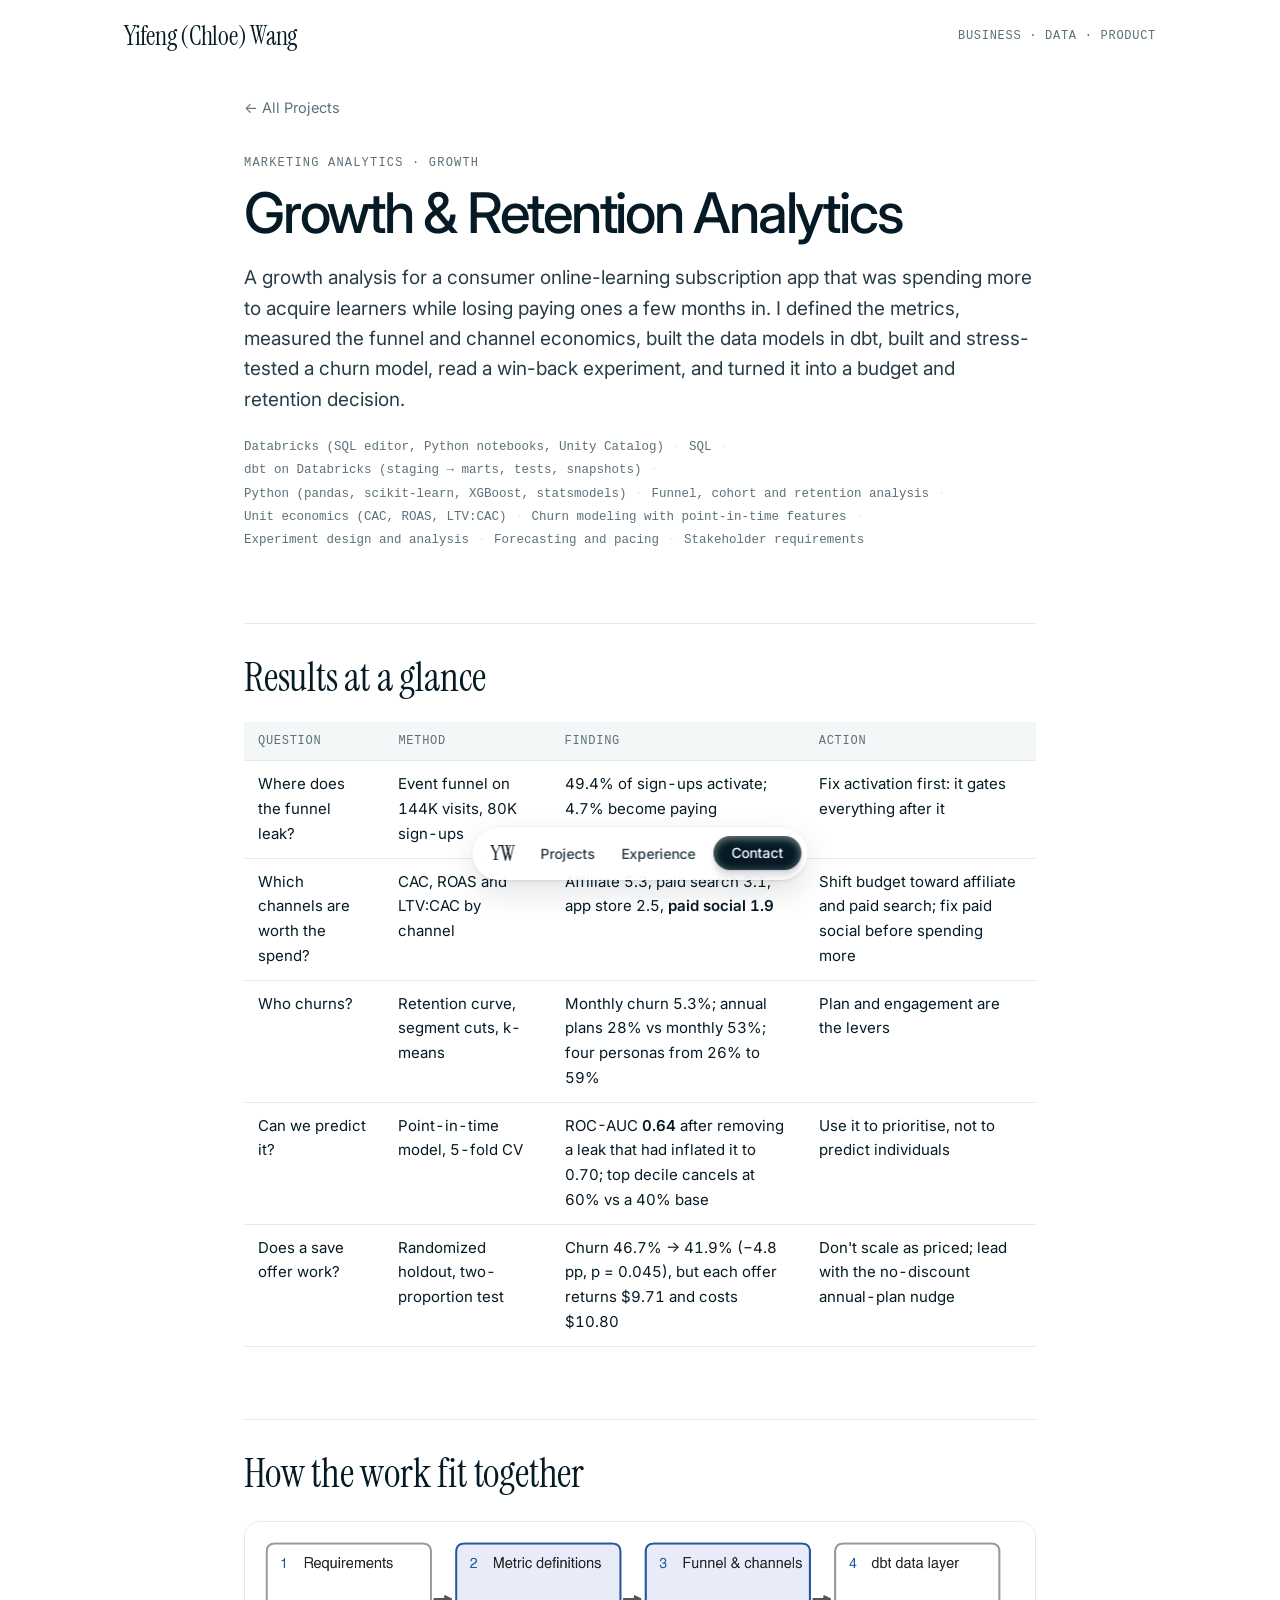
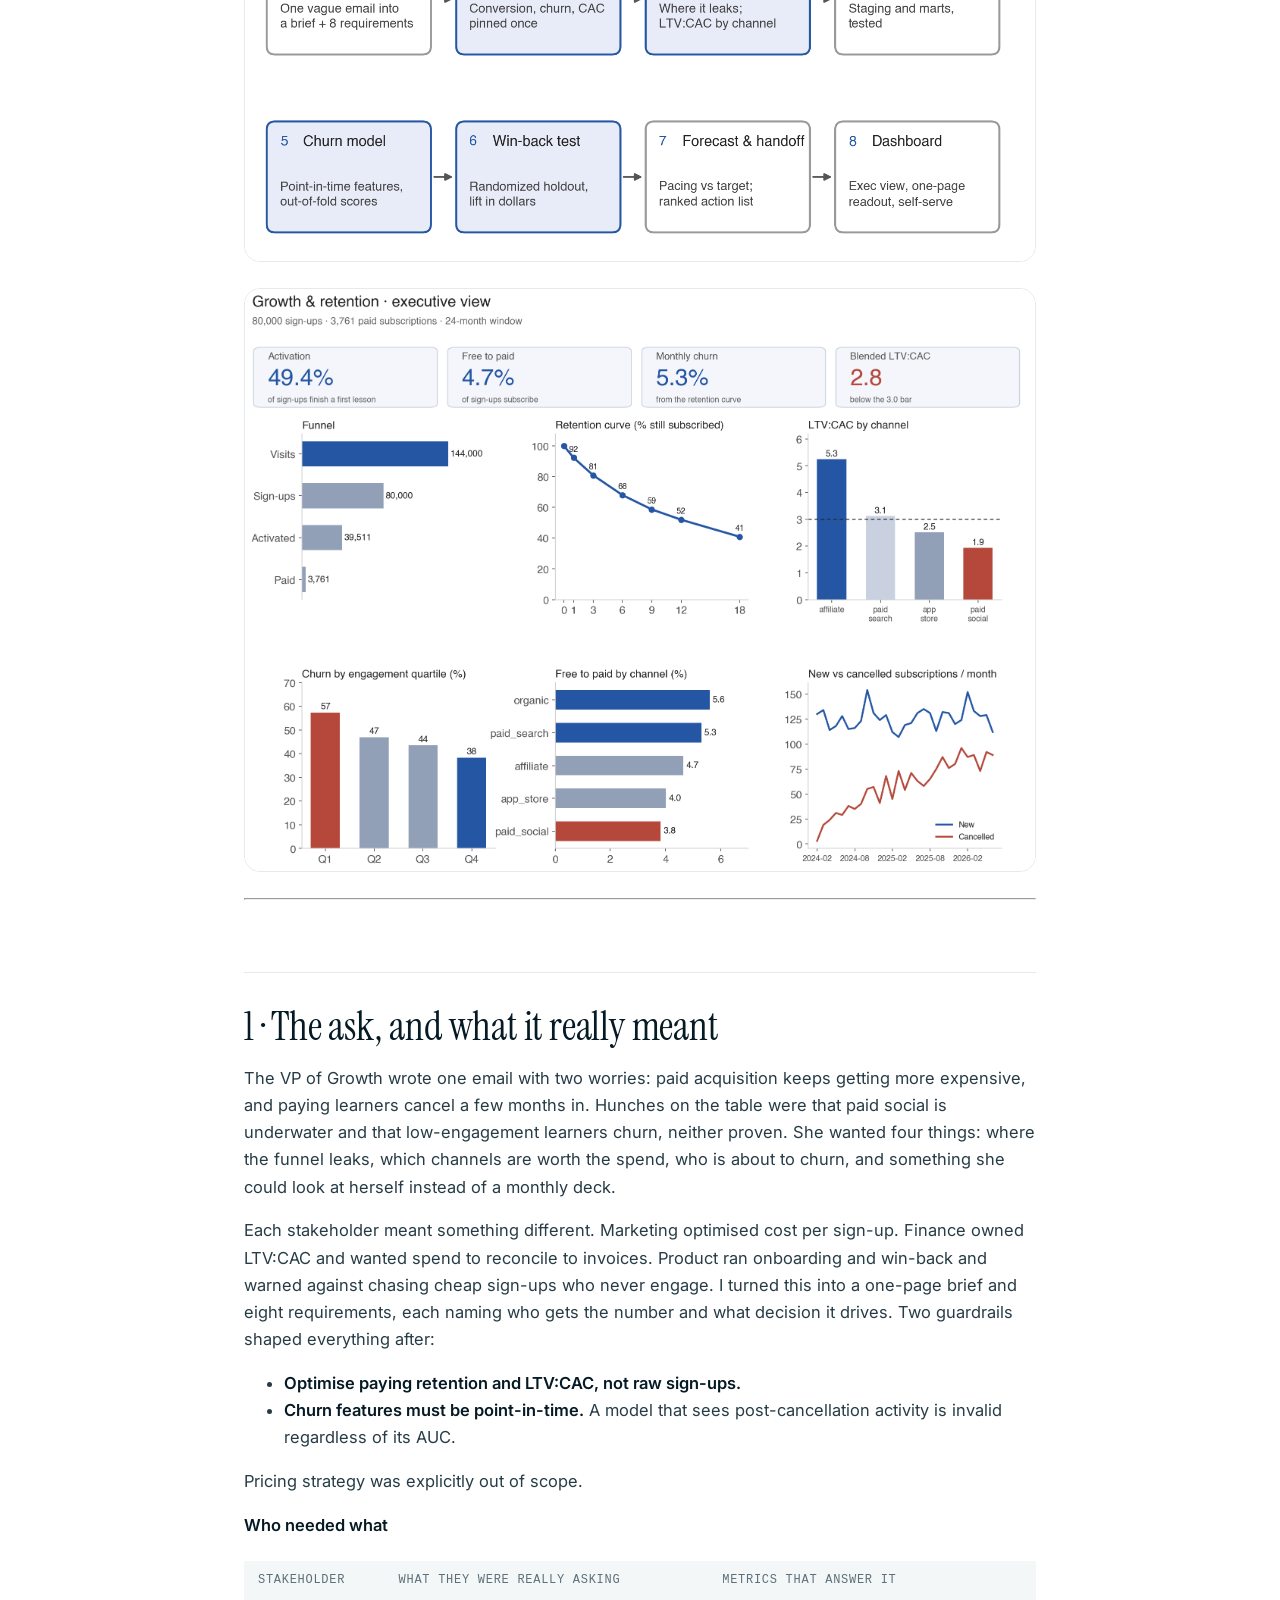
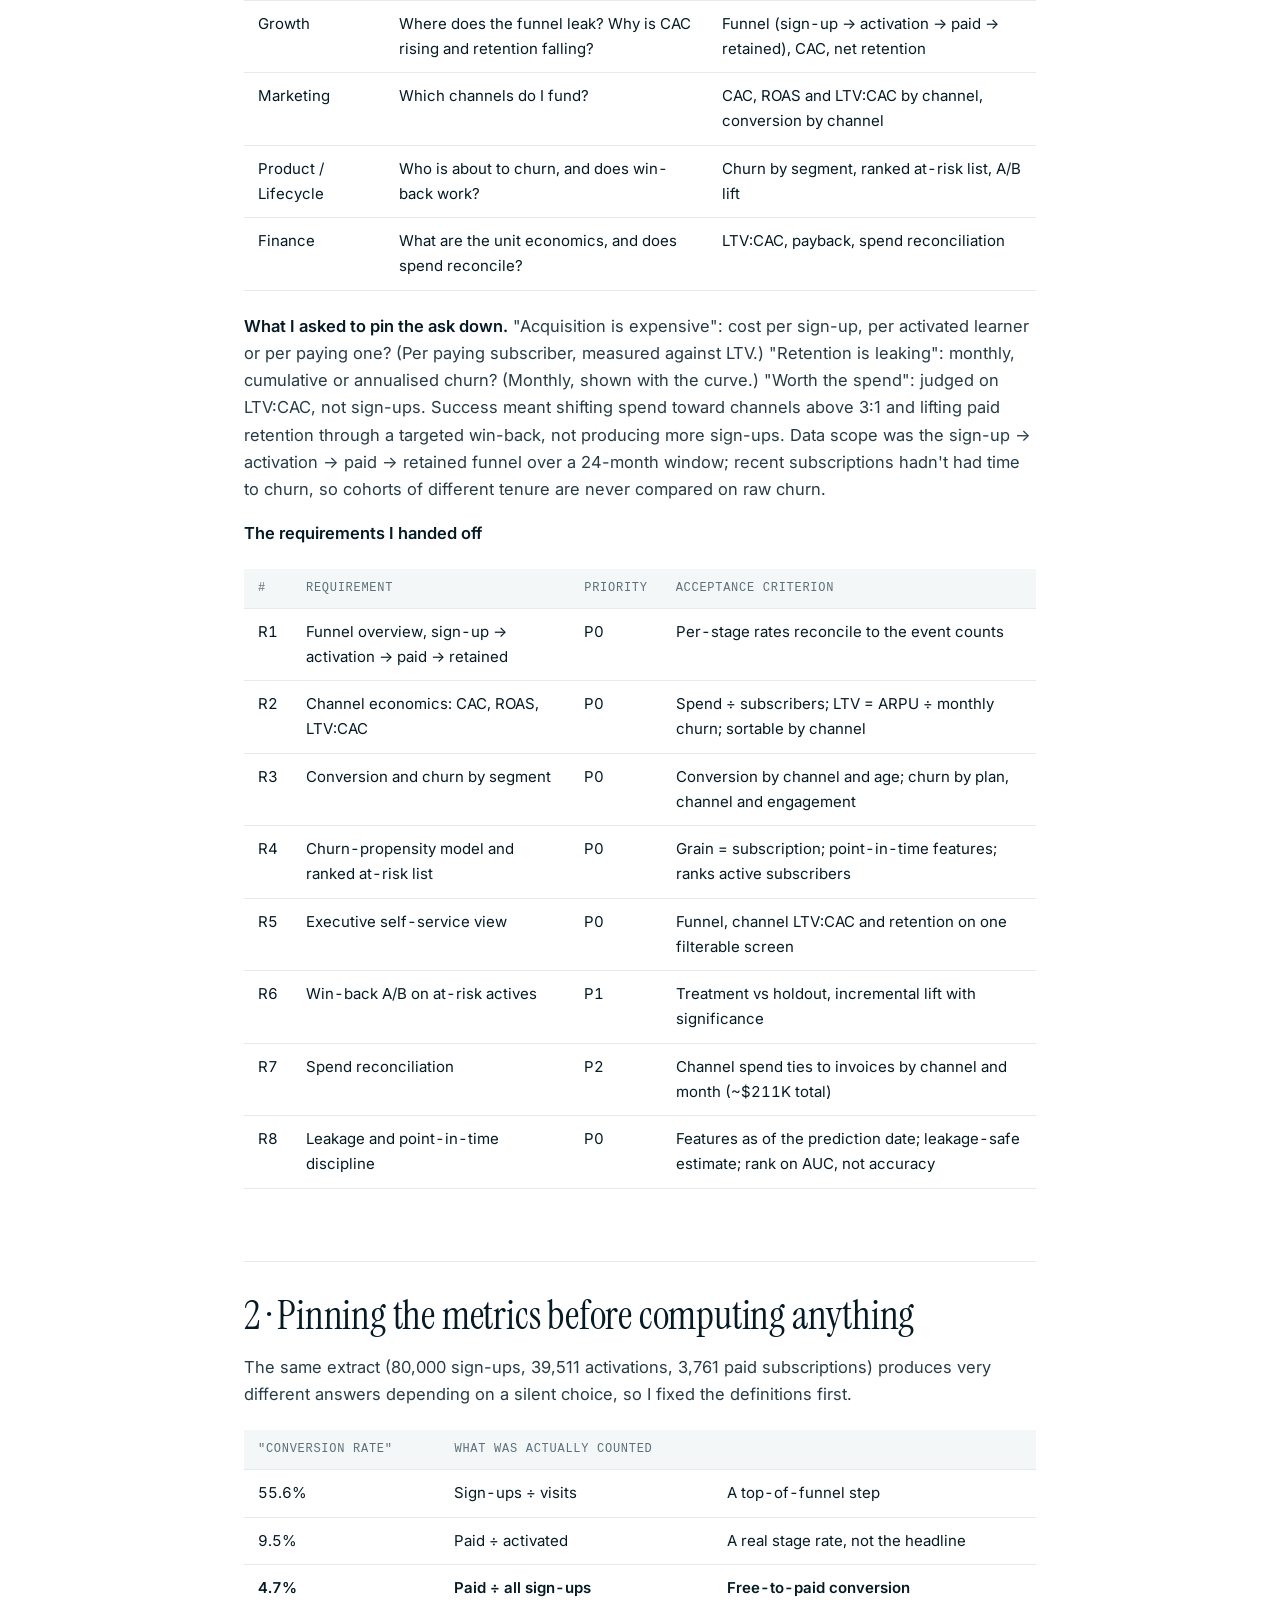
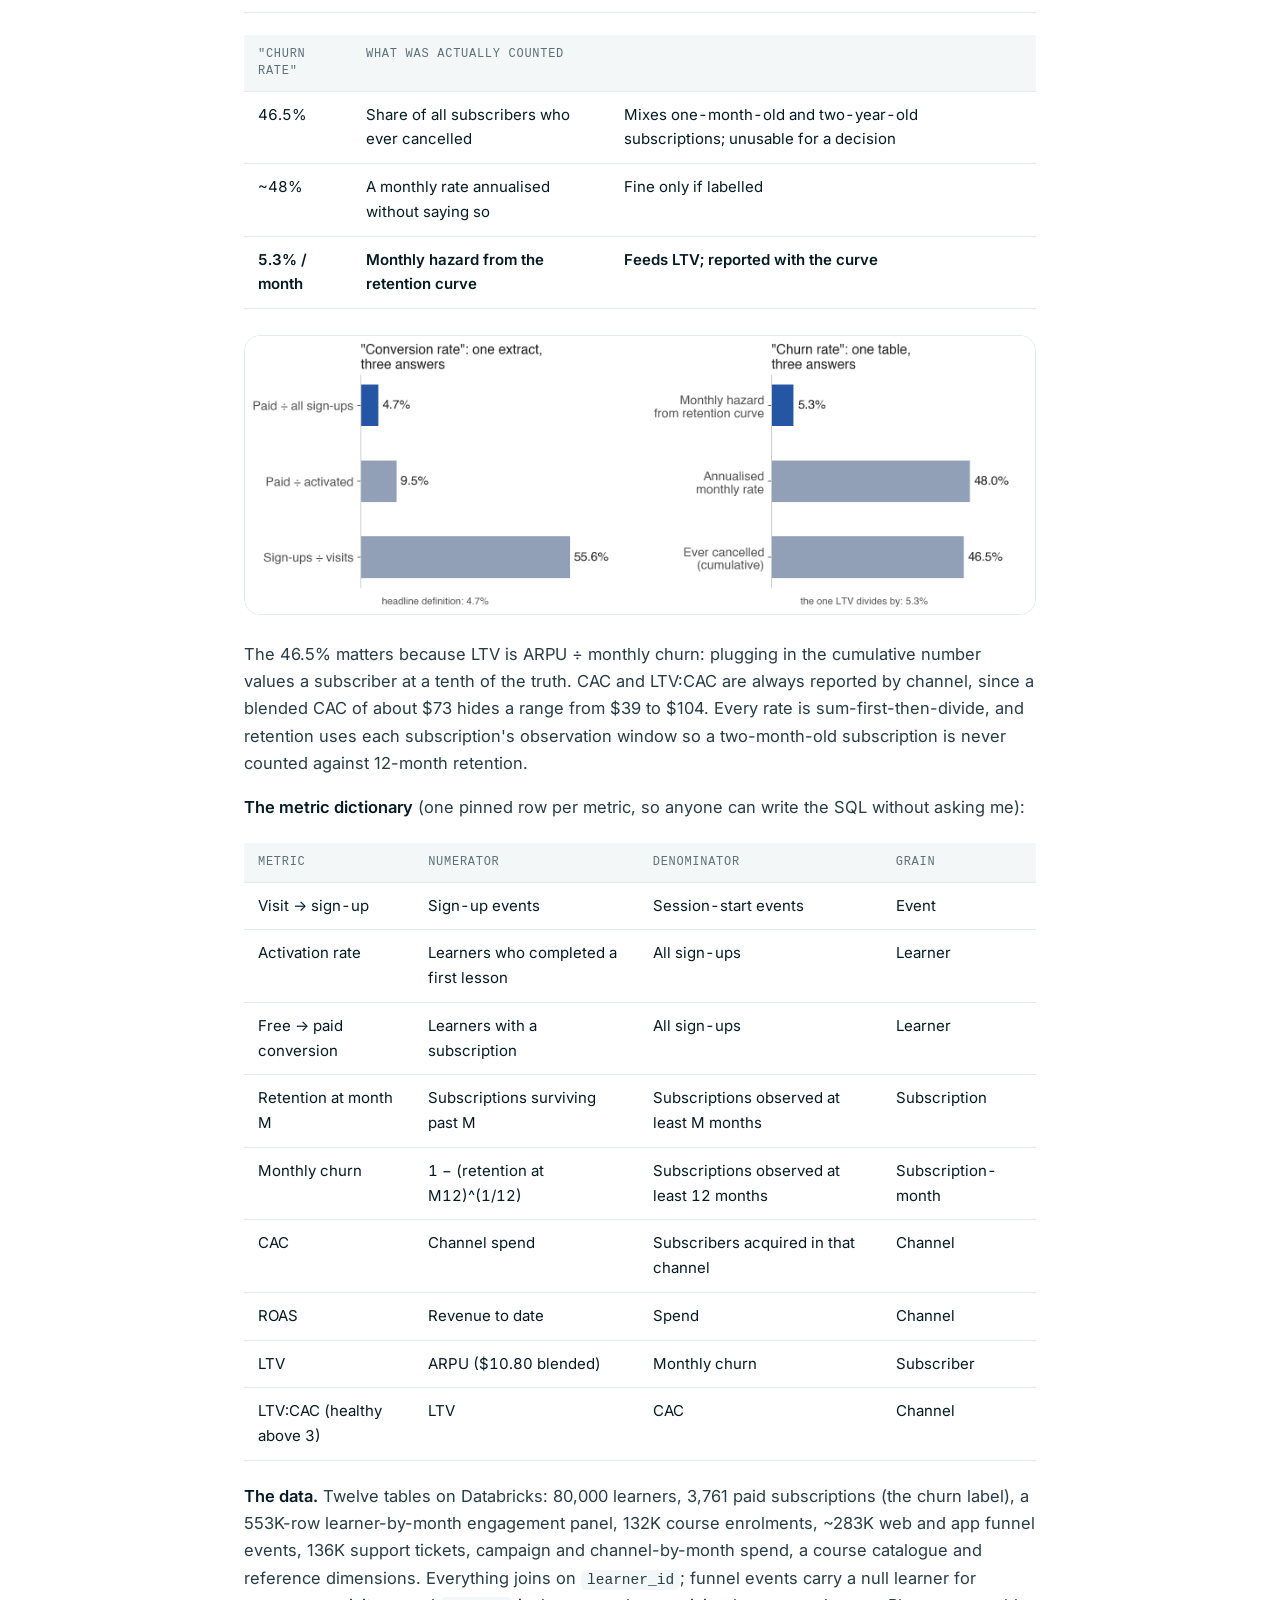
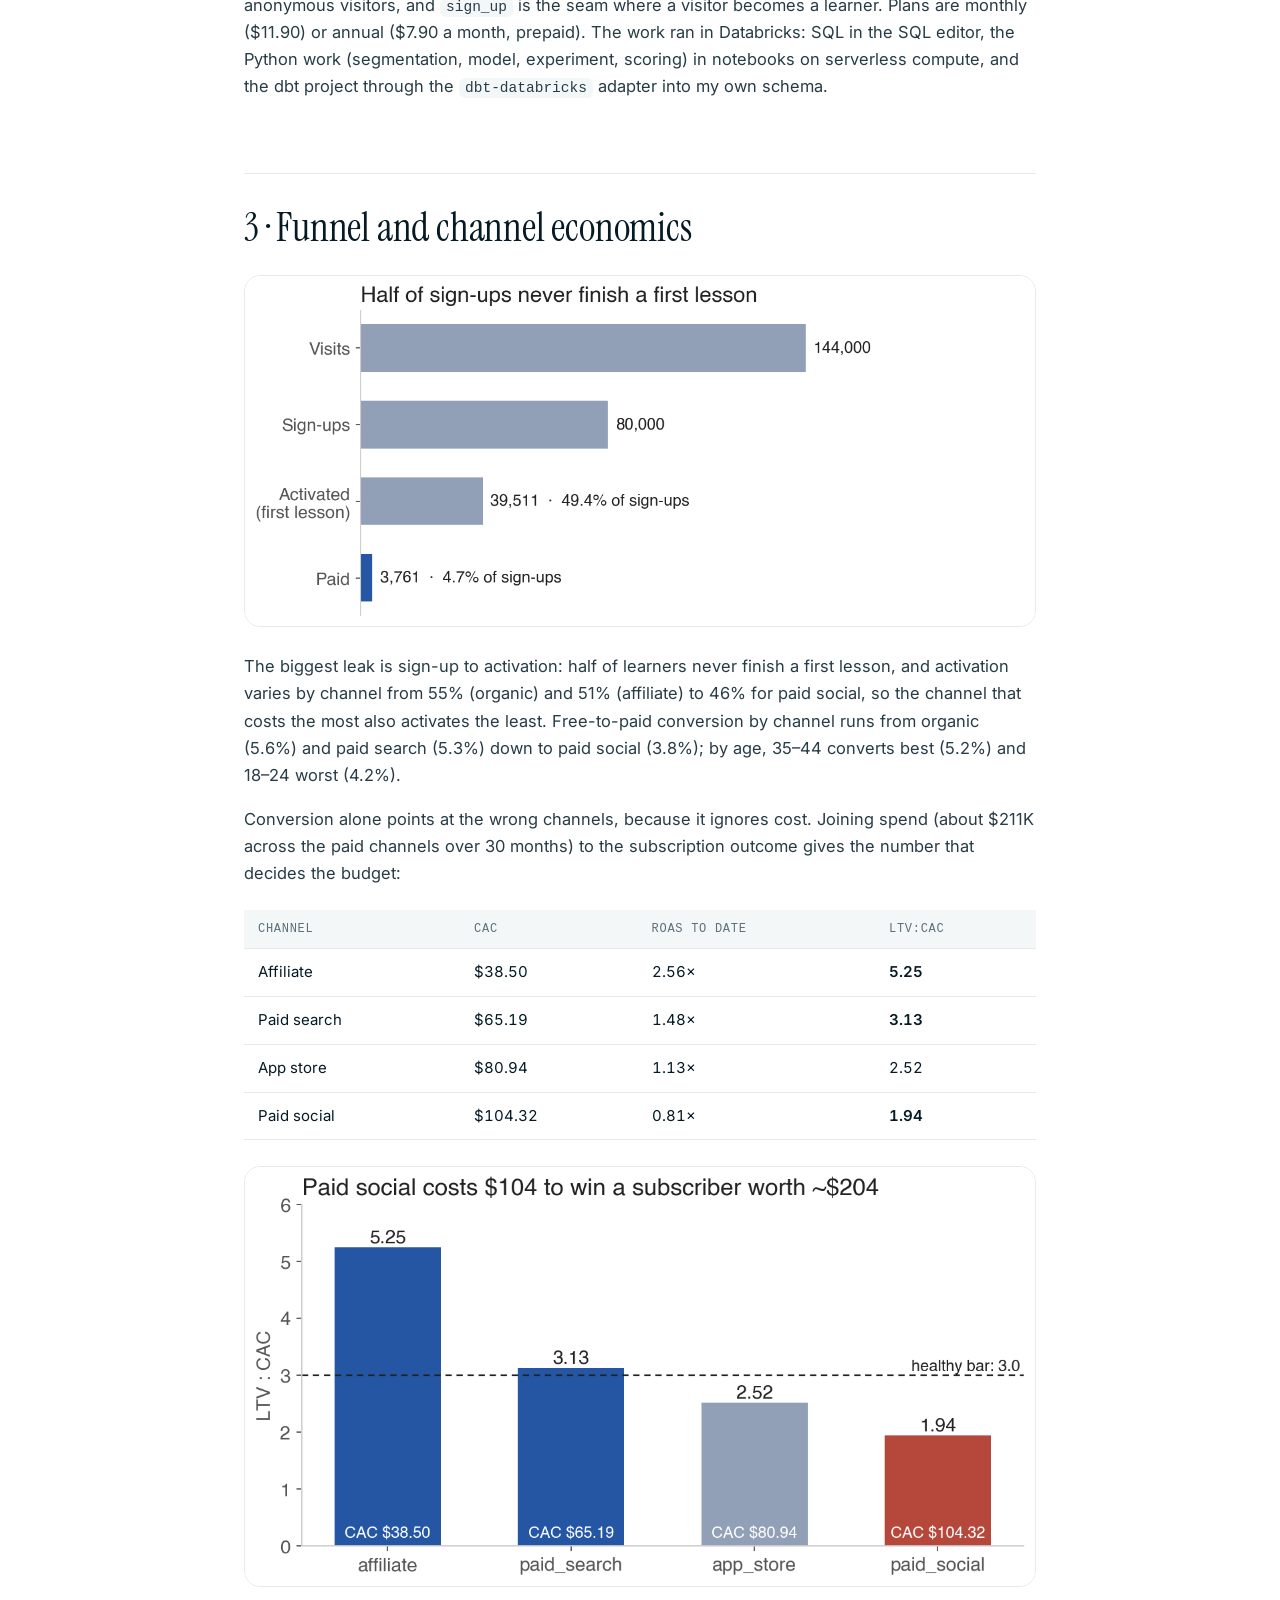
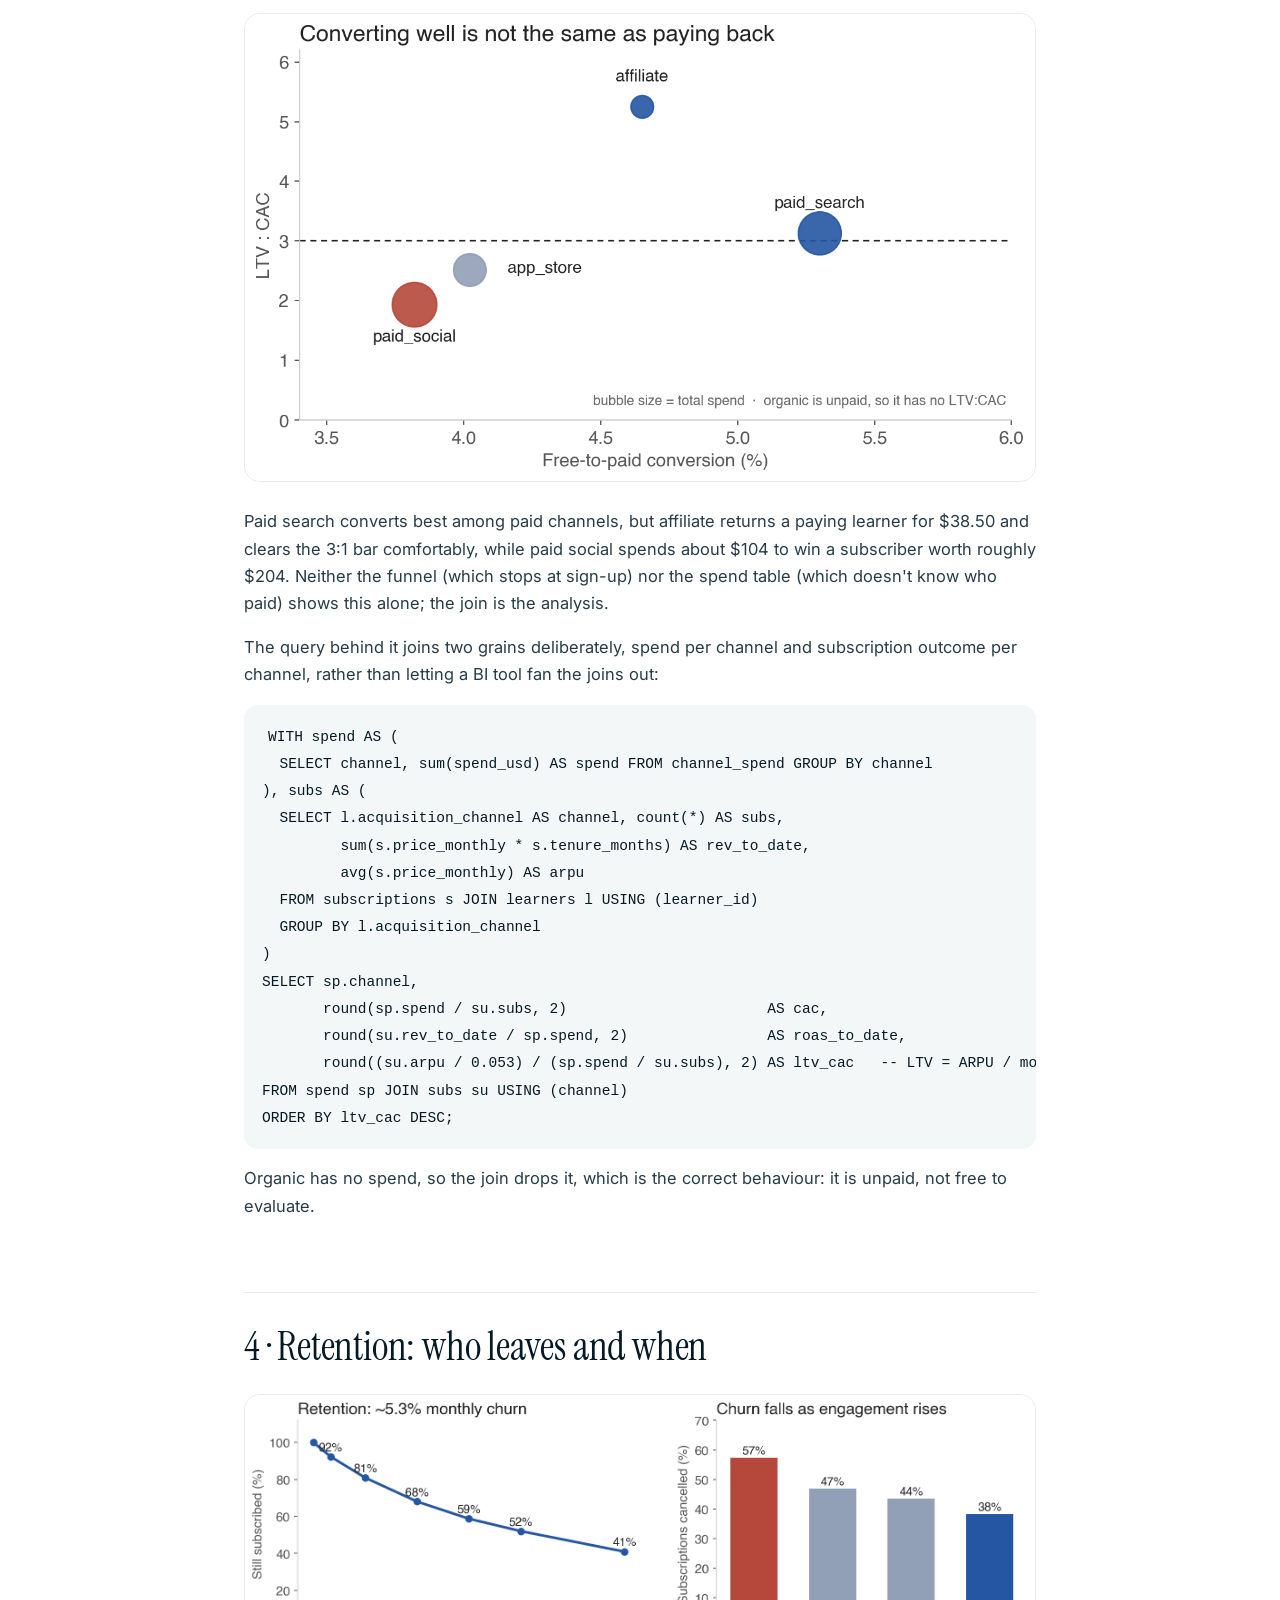
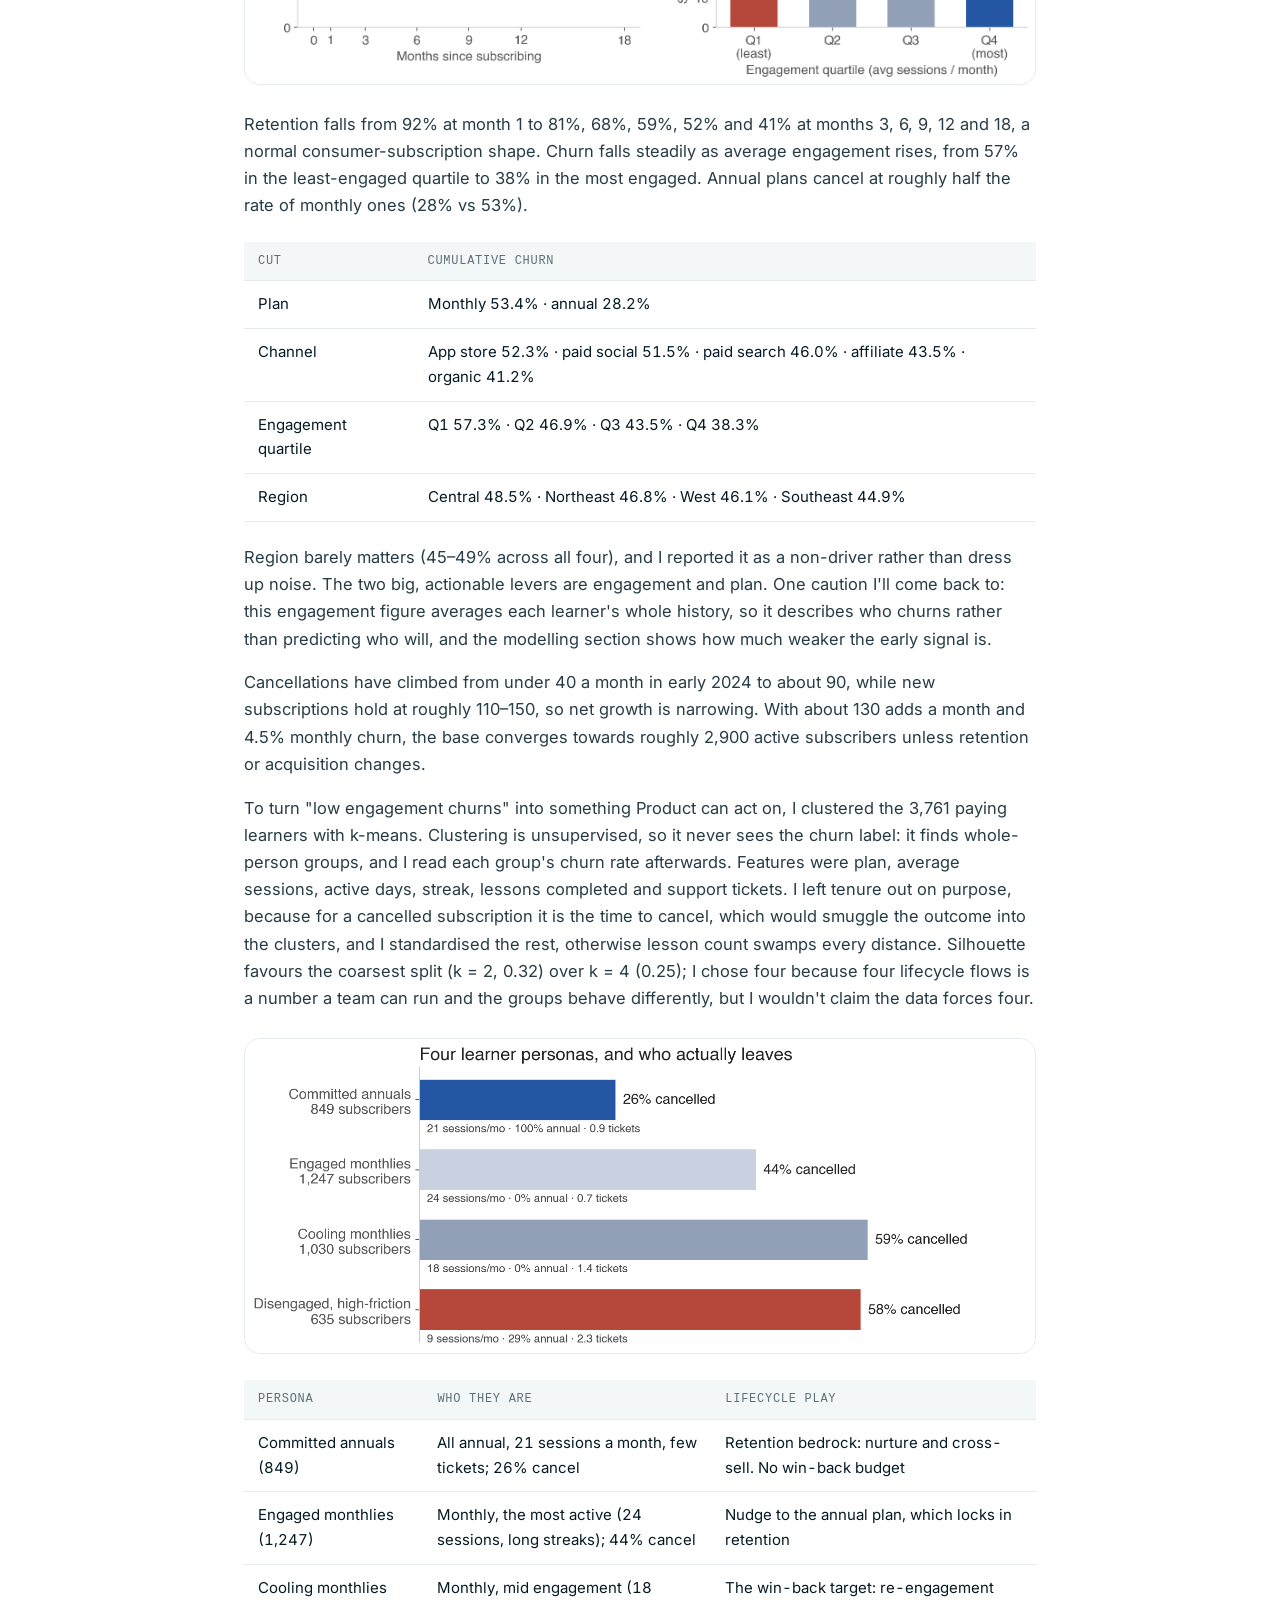
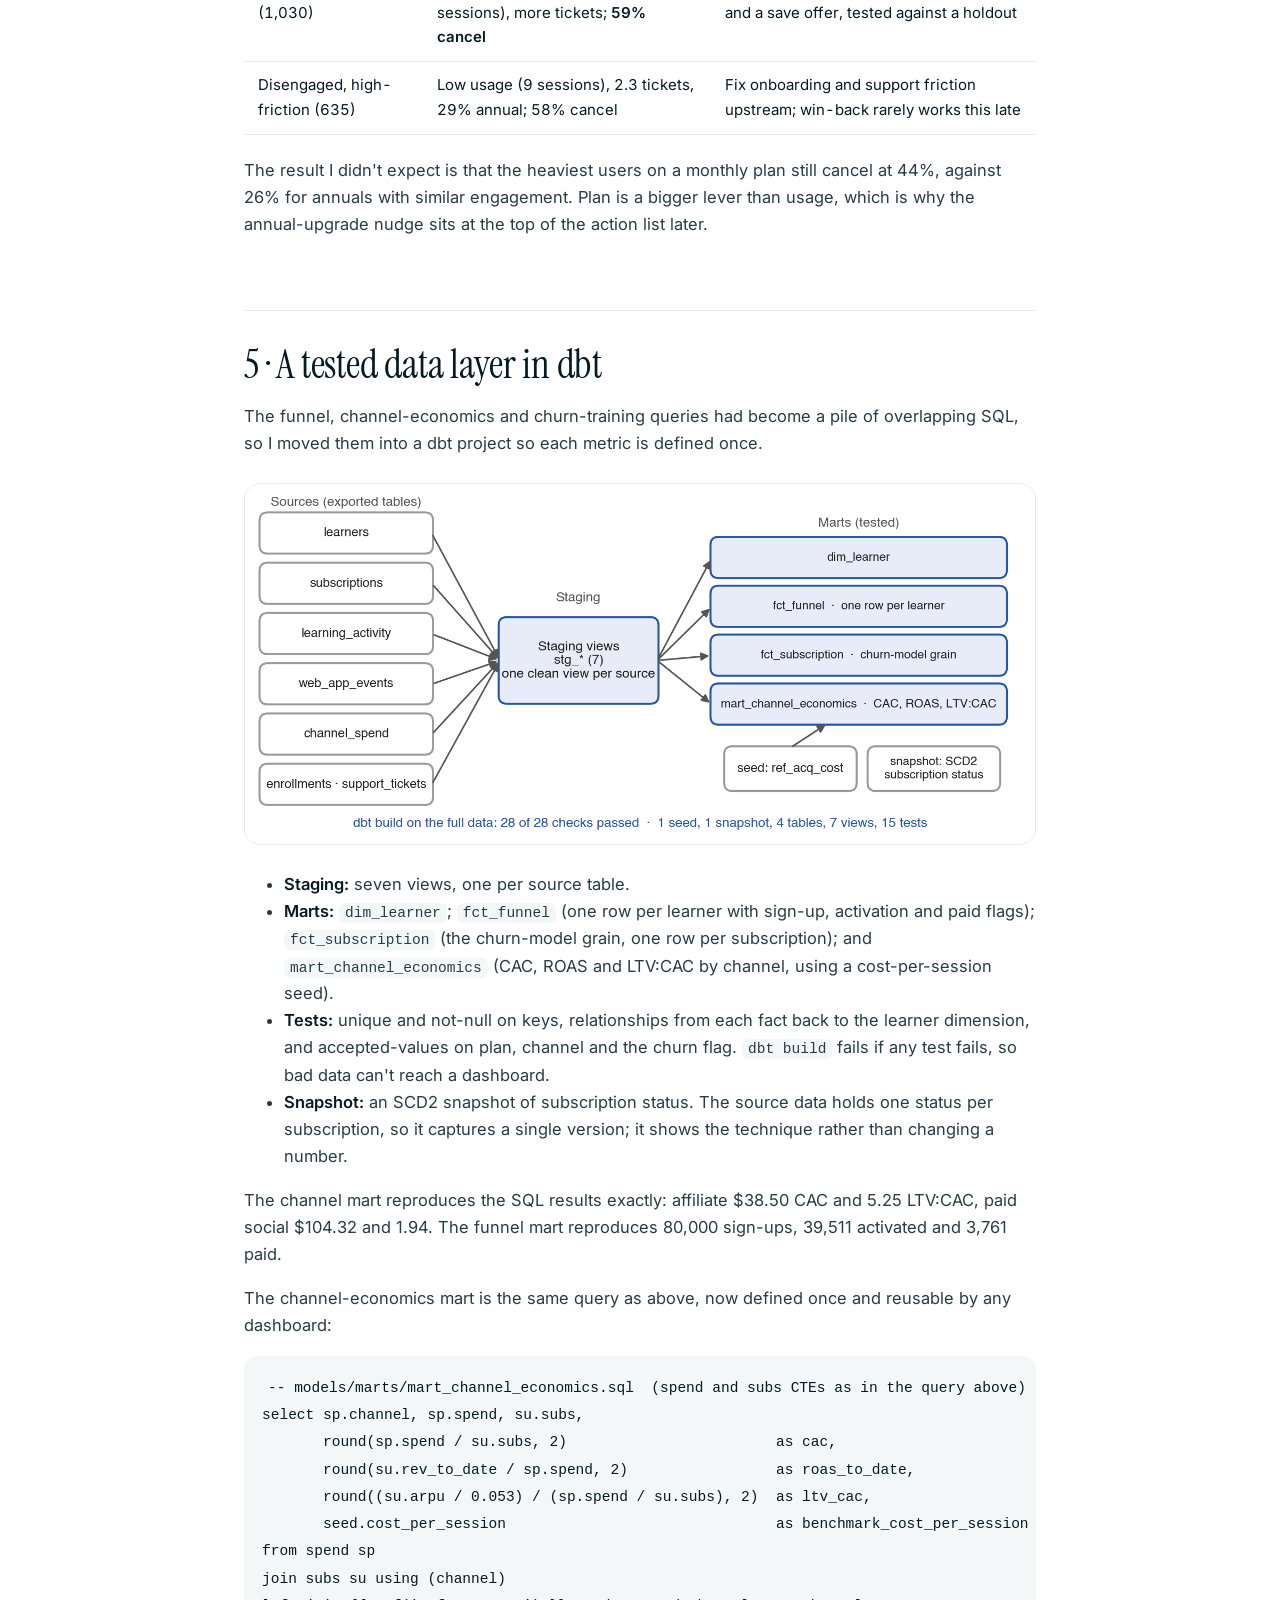
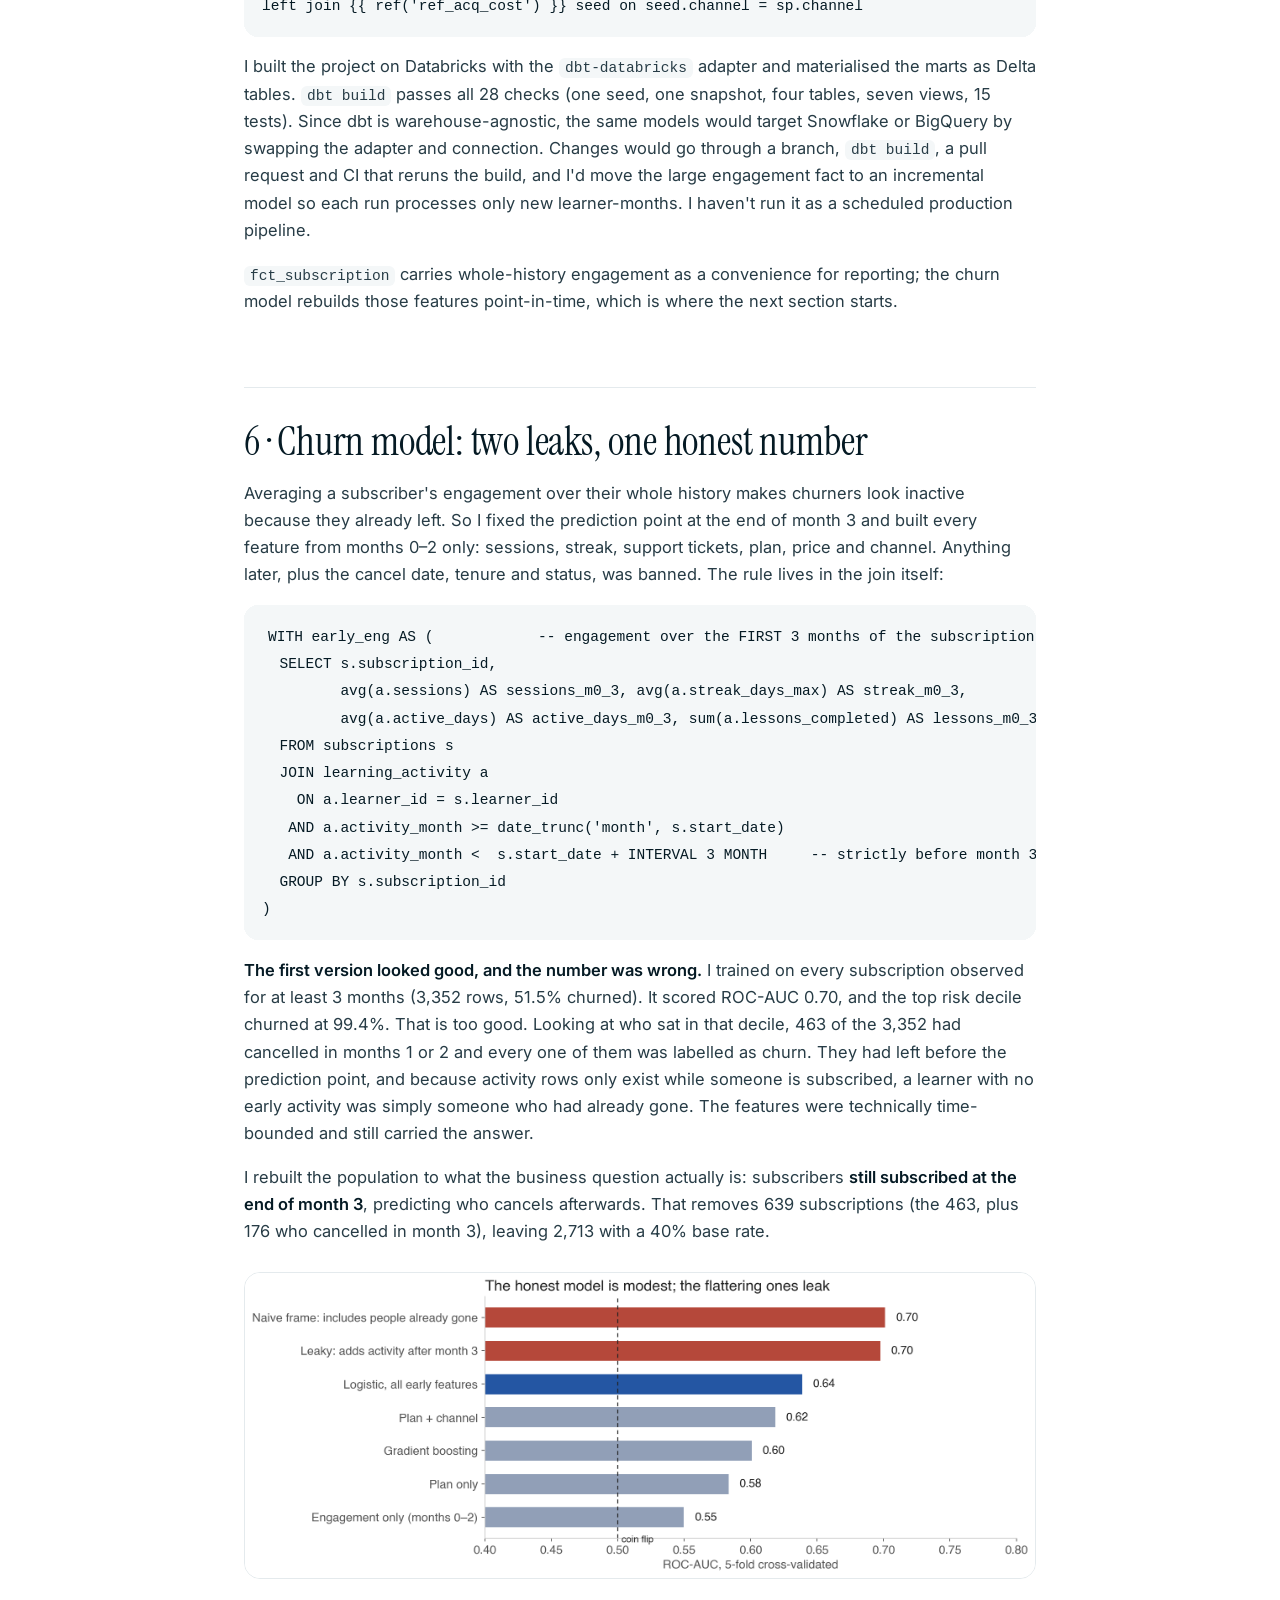
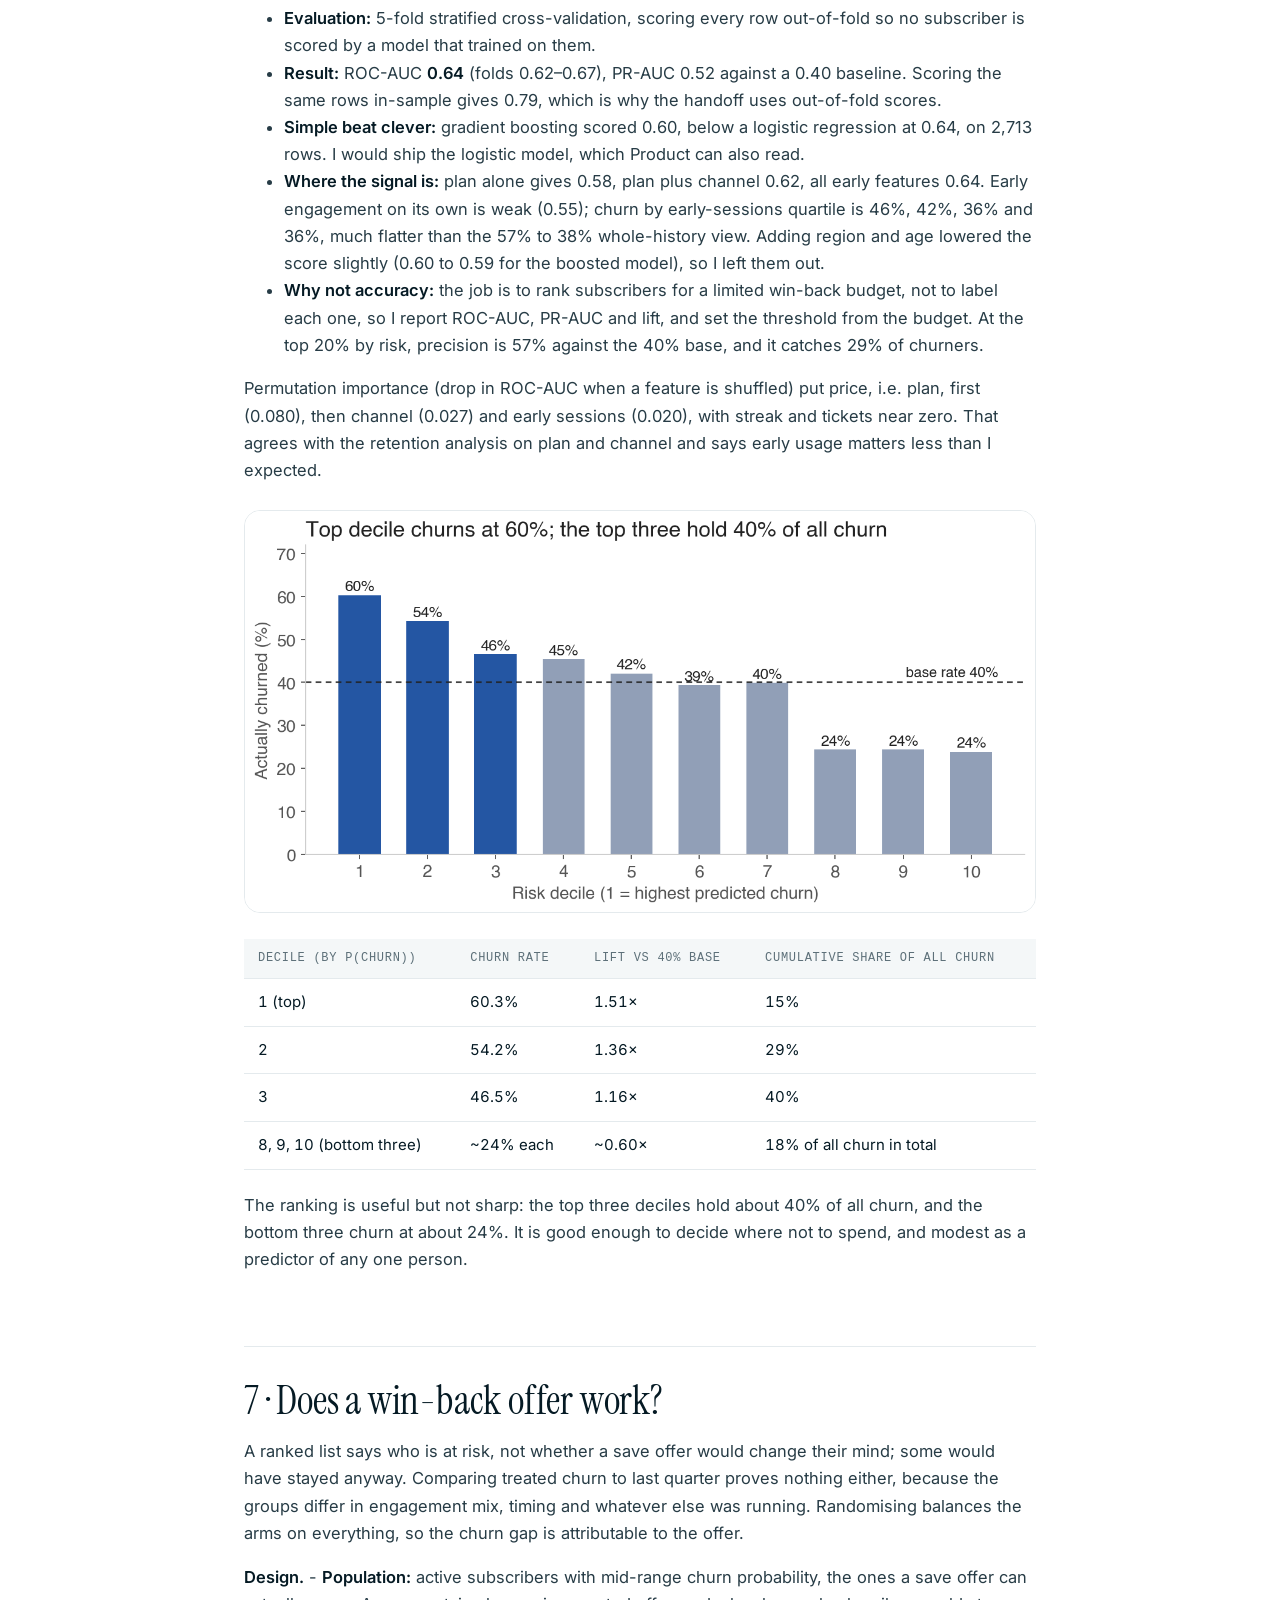
<file: projects/growth-retention-analytics.html>
<!doctype html>
<html lang="en">
<head>
<meta charset="utf-8"><meta name="viewport" content="width=device-width, initial-scale=1">
<meta name="color-scheme" content="light dark">
<title>Growth & Retention Analytics · Yifeng (Chloe) Wang</title>
<meta name="description" content="A growth analysis for a consumer online-learning subscription app that was spending more to acquire learners while losing paying ones a few months in.">
<link rel="preconnect" href="https://fonts.googleapis.com"><link rel="preconnect" href="https://fonts.gstatic.com" crossorigin>
<link rel="stylesheet" href="https://fonts.googleapis.com/css2?family=Inter:wght@400;500;600&family=Instrument+Serif:ital@0;1&display=swap">
<link rel="stylesheet" href="../css/style.css">
<script>document.documentElement.classList.add('js');setTimeout(function(){if(!window.__revealReady)document.documentElement.classList.add('reveal-fallback')},3000)</script>
</head>
<body>
<a class="skip" href="#main">Skip to main content</a>
<header class="site-header"><div class="wrap bar">
<a class="brand" href="../index.html">Yifeng (Chloe) Wang</a>
<span class="top-note">Business · Data · Product</span>
</div></header>
<main id="main" class="wrap article">
<p class="back"><a href="../index.html#projects"><span aria-hidden="true">←</span> All Projects</a></p>
<p class="kicker reveal">Marketing analytics · Growth</p>
<h1 class="reveal" style="--d:.08s">Growth & Retention Analytics</h1>
<div class="lead reveal" style="--d:.16s"><p>A growth analysis for a consumer online-learning subscription app that was spending more to acquire learners while losing paying ones a few months in. I defined the metrics, measured the funnel and channel economics, built the data models in dbt, built and stress-tested a churn model, read a win-back experiment, and turned it into a budget and retention decision.</p></div>
<ul class="chips reveal" style="--d:.24s"><li>Databricks (SQL editor, Python notebooks, Unity Catalog)</li><li>SQL</li><li>dbt on Databricks (staging → marts, tests, snapshots)</li><li>Python (pandas, scikit-learn, XGBoost, statsmodels)</li><li>Funnel, cohort and retention analysis</li><li>Unit economics (CAC, ROAS, LTV:CAC)</li><li>Churn modeling with point-in-time features</li><li>Experiment design and analysis</li><li>Forecasting and pacing</li><li>Stakeholder requirements</li></ul>
<div class="prose">
<h2>Results at a glance</h2>
<div class="table-scroll"><table>
<thead>
<tr>
<th>Question</th>
<th>Method</th>
<th>Finding</th>
<th>Action</th>
</tr>
</thead>
<tbody>
<tr>
<td>Where does the funnel leak?</td>
<td>Event funnel on 144K visits, 80K sign-ups</td>
<td>49.4% of sign-ups activate; 4.7% become paying</td>
<td>Fix activation first: it gates everything after it</td>
</tr>
<tr>
<td>Which channels are worth the spend?</td>
<td>CAC, ROAS and LTV:CAC by channel</td>
<td>Affiliate 5.3, paid search 3.1, app store 2.5, <strong>paid social 1.9</strong></td>
<td>Shift budget toward affiliate and paid search; fix paid social before spending more</td>
</tr>
<tr>
<td>Who churns?</td>
<td>Retention curve, segment cuts, k-means</td>
<td>Monthly churn 5.3%; annual plans 28% vs monthly 53%; four personas from 26% to 59%</td>
<td>Plan and engagement are the levers</td>
</tr>
<tr>
<td>Can we predict it?</td>
<td>Point-in-time model, 5-fold CV</td>
<td>ROC-AUC <strong>0.64</strong> after removing a leak that had inflated it to 0.70; top decile cancels at 60% vs a 40% base</td>
<td>Use it to prioritise, not to predict individuals</td>
</tr>
<tr>
<td>Does a save offer work?</td>
<td>Randomized holdout, two-proportion test</td>
<td>Churn 46.7% → 41.9% (−4.8 pp, p = 0.045), but each offer returns $9.71 and costs $10.80</td>
<td>Don't scale as priced; lead with the no-discount annual-plan nudge</td>
</tr>
</tbody>
</table></div>
<h2>How the work fit together</h2>
<p><img loading="lazy" alt="End-to-end workflow" src="../assets/growth-retention-analytics/charts/00-workflow.png" width="1483" height="636" /></p>
<p><img loading="lazy" alt="Executive view rendered from the marts" src="../assets/growth-retention-analytics/charts/13-dashboard.png" width="2083" height="1536" /></p>
<hr />
<h2>1 · The ask, and what it really meant</h2>
<p>The VP of Growth wrote one email with two worries: paid acquisition keeps getting more expensive, and paying learners cancel a few months in. Hunches on the table were that paid social is underwater and that low-engagement learners churn, neither proven. She wanted four things: where the funnel leaks, which channels are worth the spend, who is about to churn, and something she could look at herself instead of a monthly deck.</p>
<p>Each stakeholder meant something different. Marketing optimised cost per sign-up. Finance owned LTV:CAC and wanted spend to reconcile to invoices. Product ran onboarding and win-back and warned against chasing cheap sign-ups who never engage. I turned this into a one-page brief and eight requirements, each naming who gets the number and what decision it drives. Two guardrails shaped everything after:</p>
<ul>
<li><strong>Optimise paying retention and LTV:CAC, not raw sign-ups.</strong></li>
<li><strong>Churn features must be point-in-time.</strong> A model that sees post-cancellation activity is invalid regardless of its AUC.</li>
</ul>
<p>Pricing strategy was explicitly out of scope.</p>
<p><strong>Who needed what</strong></p>
<div class="table-scroll"><table>
<thead>
<tr>
<th>Stakeholder</th>
<th>What they were really asking</th>
<th>Metrics that answer it</th>
</tr>
</thead>
<tbody>
<tr>
<td>Growth</td>
<td>Where does the funnel leak? Why is CAC rising and retention falling?</td>
<td>Funnel (sign-up → activation → paid → retained), CAC, net retention</td>
</tr>
<tr>
<td>Marketing</td>
<td>Which channels do I fund?</td>
<td>CAC, ROAS and LTV:CAC by channel, conversion by channel</td>
</tr>
<tr>
<td>Product / Lifecycle</td>
<td>Who is about to churn, and does win-back work?</td>
<td>Churn by segment, ranked at-risk list, A/B lift</td>
</tr>
<tr>
<td>Finance</td>
<td>What are the unit economics, and does spend reconcile?</td>
<td>LTV:CAC, payback, spend reconciliation</td>
</tr>
</tbody>
</table></div>
<p><strong>What I asked to pin the ask down.</strong> "Acquisition is expensive": cost per sign-up, per activated learner or per paying one? (Per paying subscriber, measured against LTV.) "Retention is leaking": monthly, cumulative or annualised churn? (Monthly, shown with the curve.) "Worth the spend": judged on LTV:CAC, not sign-ups. Success meant shifting spend toward channels above 3:1 and lifting paid retention through a targeted win-back, not producing more sign-ups. Data scope was the sign-up → activation → paid → retained funnel over a 24-month window; recent subscriptions hadn't had time to churn, so cohorts of different tenure are never compared on raw churn.</p>
<p><strong>The requirements I handed off</strong></p>
<div class="table-scroll"><table>
<thead>
<tr>
<th>#</th>
<th>Requirement</th>
<th>Priority</th>
<th>Acceptance criterion</th>
</tr>
</thead>
<tbody>
<tr>
<td>R1</td>
<td>Funnel overview, sign-up → activation → paid → retained</td>
<td>P0</td>
<td>Per-stage rates reconcile to the event counts</td>
</tr>
<tr>
<td>R2</td>
<td>Channel economics: CAC, ROAS, LTV:CAC</td>
<td>P0</td>
<td>Spend ÷ subscribers; LTV = ARPU ÷ monthly churn; sortable by channel</td>
</tr>
<tr>
<td>R3</td>
<td>Conversion and churn by segment</td>
<td>P0</td>
<td>Conversion by channel and age; churn by plan, channel and engagement</td>
</tr>
<tr>
<td>R4</td>
<td>Churn-propensity model and ranked at-risk list</td>
<td>P0</td>
<td>Grain = subscription; point-in-time features; ranks active subscribers</td>
</tr>
<tr>
<td>R5</td>
<td>Executive self-service view</td>
<td>P0</td>
<td>Funnel, channel LTV:CAC and retention on one filterable screen</td>
</tr>
<tr>
<td>R6</td>
<td>Win-back A/B on at-risk actives</td>
<td>P1</td>
<td>Treatment vs holdout, incremental lift with significance</td>
</tr>
<tr>
<td>R7</td>
<td>Spend reconciliation</td>
<td>P2</td>
<td>Channel spend ties to invoices by channel and month (~$211K total)</td>
</tr>
<tr>
<td>R8</td>
<td>Leakage and point-in-time discipline</td>
<td>P0</td>
<td>Features as of the prediction date; leakage-safe estimate; rank on AUC, not accuracy</td>
</tr>
</tbody>
</table></div>
<h2>2 · Pinning the metrics before computing anything</h2>
<p>The same extract (80,000 sign-ups, 39,511 activations, 3,761 paid subscriptions) produces very different answers depending on a silent choice, so I fixed the definitions first.</p>
<div class="table-scroll"><table>
<thead>
<tr>
<th>"Conversion rate"</th>
<th>What was actually counted</th>
<th></th>
</tr>
</thead>
<tbody>
<tr>
<td>55.6%</td>
<td>Sign-ups ÷ visits</td>
<td>A top-of-funnel step</td>
</tr>
<tr>
<td>9.5%</td>
<td>Paid ÷ activated</td>
<td>A real stage rate, not the headline</td>
</tr>
<tr>
<td><strong>4.7%</strong></td>
<td><strong>Paid ÷ all sign-ups</strong></td>
<td><strong>Free-to-paid conversion</strong></td>
</tr>
</tbody>
</table></div>
<div class="table-scroll"><table>
<thead>
<tr>
<th>"Churn rate"</th>
<th>What was actually counted</th>
<th></th>
</tr>
</thead>
<tbody>
<tr>
<td>46.5%</td>
<td>Share of all subscribers who ever cancelled</td>
<td>Mixes one-month-old and two-year-old subscriptions; unusable for a decision</td>
</tr>
<tr>
<td>~48%</td>
<td>A monthly rate annualised without saying so</td>
<td>Fine only if labelled</td>
</tr>
<tr>
<td><strong>5.3% / month</strong></td>
<td><strong>Monthly hazard from the retention curve</strong></td>
<td><strong>Feeds LTV; reported with the curve</strong></td>
</tr>
</tbody>
</table></div>
<p><img loading="lazy" alt="Same data, different answers" src="../assets/growth-retention-analytics/charts/06-metric-definitions.png" width="1808" height="636" /></p>
<p>The 46.5% matters because LTV is ARPU ÷ monthly churn: plugging in the cumulative number values a subscriber at a tenth of the truth. CAC and LTV:CAC are always reported by channel, since a blended CAC of about $73 hides a range from $39 to $104. Every rate is sum-first-then-divide, and retention uses each subscription's observation window so a two-month-old subscription is never counted against 12-month retention.</p>
<p><strong>The metric dictionary</strong> (one pinned row per metric, so anyone can write the SQL without asking me):</p>
<div class="table-scroll"><table>
<thead>
<tr>
<th>Metric</th>
<th>Numerator</th>
<th>Denominator</th>
<th>Grain</th>
</tr>
</thead>
<tbody>
<tr>
<td>Visit → sign-up</td>
<td>Sign-up events</td>
<td>Session-start events</td>
<td>Event</td>
</tr>
<tr>
<td>Activation rate</td>
<td>Learners who completed a first lesson</td>
<td>All sign-ups</td>
<td>Learner</td>
</tr>
<tr>
<td>Free → paid conversion</td>
<td>Learners with a subscription</td>
<td>All sign-ups</td>
<td>Learner</td>
</tr>
<tr>
<td>Retention at month M</td>
<td>Subscriptions surviving past M</td>
<td>Subscriptions observed at least M months</td>
<td>Subscription</td>
</tr>
<tr>
<td>Monthly churn</td>
<td>1 − (retention at M12)^(1/12)</td>
<td>Subscriptions observed at least 12 months</td>
<td>Subscription-month</td>
</tr>
<tr>
<td>CAC</td>
<td>Channel spend</td>
<td>Subscribers acquired in that channel</td>
<td>Channel</td>
</tr>
<tr>
<td>ROAS</td>
<td>Revenue to date</td>
<td>Spend</td>
<td>Channel</td>
</tr>
<tr>
<td>LTV</td>
<td>ARPU ($10.80 blended)</td>
<td>Monthly churn</td>
<td>Subscriber</td>
</tr>
<tr>
<td>LTV:CAC (healthy above 3)</td>
<td>LTV</td>
<td>CAC</td>
<td>Channel</td>
</tr>
</tbody>
</table></div>
<p><strong>The data.</strong> Twelve tables on Databricks: 80,000 learners, 3,761 paid subscriptions (the churn label), a 553K-row learner-by-month engagement panel, 132K course enrolments, ~283K web and app funnel events, 136K support tickets, campaign and channel-by-month spend, a course catalogue and reference dimensions. Everything joins on <code>learner_id</code>; funnel events carry a null learner for anonymous visitors, and <code>sign_up</code> is the seam where a visitor becomes a learner. Plans are monthly ($11.90) or annual ($7.90 a month, prepaid). The work ran in Databricks: SQL in the SQL editor, the Python work (segmentation, model, experiment, scoring) in notebooks on serverless compute, and the dbt project through the <code>dbt-databricks</code> adapter into my own schema.</p>
<h2>3 · Funnel and channel economics</h2>
<p><img loading="lazy" alt="Funnel" src="../assets/growth-retention-analytics/charts/01-funnel.png" width="1285" height="570" /></p>
<p>The biggest leak is sign-up to activation: half of learners never finish a first lesson, and activation varies by channel from 55% (organic) and 51% (affiliate) to 46% for paid social, so the channel that costs the most also activates the least. Free-to-paid conversion by channel runs from organic (5.6%) and paid search (5.3%) down to paid social (3.8%); by age, 35–44 converts best (5.2%) and 18–24 worst (4.2%).</p>
<p>Conversion alone points at the wrong channels, because it ignores cost. Joining spend (about $211K across the paid channels over 30 months) to the subscription outcome gives the number that decides the budget:</p>
<div class="table-scroll"><table>
<thead>
<tr>
<th>Channel</th>
<th>CAC</th>
<th>ROAS to date</th>
<th>LTV:CAC</th>
</tr>
</thead>
<tbody>
<tr>
<td>Affiliate</td>
<td>$38.50</td>
<td>2.56×</td>
<td><strong>5.25</strong></td>
</tr>
<tr>
<td>Paid search</td>
<td>$65.19</td>
<td>1.48×</td>
<td><strong>3.13</strong></td>
</tr>
<tr>
<td>App store</td>
<td>$80.94</td>
<td>1.13×</td>
<td>2.52</td>
</tr>
<tr>
<td>Paid social</td>
<td>$104.32</td>
<td>0.81×</td>
<td><strong>1.94</strong></td>
</tr>
</tbody>
</table></div>
<p><img loading="lazy" alt="LTV:CAC by channel" src="../assets/growth-retention-analytics/charts/02-ltv-cac-by-channel.png" width="1182" height="626" /></p>
<p><img loading="lazy" alt="Conversion versus economics" src="../assets/growth-retention-analytics/charts/11-conversion-vs-economics.png" width="1228" height="727" /></p>
<p>Paid search converts best among paid channels, but affiliate returns a paying learner for $38.50 and clears the 3:1 bar comfortably, while paid social spends about $104 to win a subscriber worth roughly $204. Neither the funnel (which stops at sign-up) nor the spend table (which doesn't know who paid) shows this alone; the join is the analysis.</p>
<p>The query behind it joins two grains deliberately, spend per channel and subscription outcome per channel, rather than letting a BI tool fan the joins out:</p>
<pre tabindex="0"><code class="language-sql">WITH spend AS (
  SELECT channel, sum(spend_usd) AS spend FROM channel_spend GROUP BY channel
), subs AS (
  SELECT l.acquisition_channel AS channel, count(*) AS subs,
         sum(s.price_monthly * s.tenure_months) AS rev_to_date,
         avg(s.price_monthly) AS arpu
  FROM subscriptions s JOIN learners l USING (learner_id)
  GROUP BY l.acquisition_channel
)
SELECT sp.channel,
       round(sp.spend / su.subs, 2)                       AS cac,
       round(su.rev_to_date / sp.spend, 2)                AS roas_to_date,
       round((su.arpu / 0.053) / (sp.spend / su.subs), 2) AS ltv_cac   -- LTV = ARPU / monthly churn
FROM spend sp JOIN subs su USING (channel)
ORDER BY ltv_cac DESC;
</code></pre>
<p>Organic has no spend, so the join drops it, which is the correct behaviour: it is unpaid, not free to evaluate.</p>
<h2>4 · Retention: who leaves and when</h2>
<p><img loading="lazy" alt="Retention curve and churn by engagement" src="../assets/growth-retention-analytics/charts/03-retention-and-engagement.png" width="1741" height="636" /></p>
<p>Retention falls from 92% at month 1 to 81%, 68%, 59%, 52% and 41% at months 3, 6, 9, 12 and 18, a normal consumer-subscription shape. Churn falls steadily as average engagement rises, from 57% in the least-engaged quartile to 38% in the most engaged. Annual plans cancel at roughly half the rate of monthly ones (28% vs 53%).</p>
<div class="table-scroll"><table>
<thead>
<tr>
<th>Cut</th>
<th>Cumulative churn</th>
</tr>
</thead>
<tbody>
<tr>
<td>Plan</td>
<td>Monthly 53.4% · annual 28.2%</td>
</tr>
<tr>
<td>Channel</td>
<td>App store 52.3% · paid social 51.5% · paid search 46.0% · affiliate 43.5% · organic 41.2%</td>
</tr>
<tr>
<td>Engagement quartile</td>
<td>Q1 57.3% · Q2 46.9% · Q3 43.5% · Q4 38.3%</td>
</tr>
<tr>
<td>Region</td>
<td>Central 48.5% · Northeast 46.8% · West 46.1% · Southeast 44.9%</td>
</tr>
</tbody>
</table></div>
<p>Region barely matters (45–49% across all four), and I reported it as a non-driver rather than dress up noise. The two big, actionable levers are engagement and plan. One caution I'll come back to: this engagement figure averages each learner's whole history, so it describes who churns rather than predicting who will, and the modelling section shows how much weaker the early signal is.</p>
<p>Cancellations have climbed from under 40 a month in early 2024 to about 90, while new subscriptions hold at roughly 110–150, so net growth is narrowing. With about 130 adds a month and 4.5% monthly churn, the base converges towards roughly 2,900 active subscribers unless retention or acquisition changes.</p>
<p>To turn "low engagement churns" into something Product can act on, I clustered the 3,761 paying learners with k-means. Clustering is unsupervised, so it never sees the churn label: it finds whole-person groups, and I read each group's churn rate afterwards. Features were plan, average sessions, active days, streak, lessons completed and support tickets. I left tenure out on purpose, because for a cancelled subscription it is the time to cancel, which would smuggle the outcome into the clusters, and I standardised the rest, otherwise lesson count swamps every distance. Silhouette favours the coarsest split (k = 2, 0.32) over k = 4 (0.25); I chose four because four lifecycle flows is a number a team can run and the groups behave differently, but I wouldn't claim the data forces four.</p>
<p><img loading="lazy" alt="Personas" src="../assets/growth-retention-analytics/charts/08-personas.png" width="1576" height="626" /></p>
<div class="table-scroll"><table>
<thead>
<tr>
<th>Persona</th>
<th>Who they are</th>
<th>Lifecycle play</th>
</tr>
</thead>
<tbody>
<tr>
<td>Committed annuals (849)</td>
<td>All annual, 21 sessions a month, few tickets; 26% cancel</td>
<td>Retention bedrock: nurture and cross-sell. No win-back budget</td>
</tr>
<tr>
<td>Engaged monthlies (1,247)</td>
<td>Monthly, the most active (24 sessions, long streaks); 44% cancel</td>
<td>Nudge to the annual plan, which locks in retention</td>
</tr>
<tr>
<td>Cooling monthlies (1,030)</td>
<td>Monthly, mid engagement (18 sessions), more tickets; <strong>59% cancel</strong></td>
<td>The win-back target: re-engagement and a save offer, tested against a holdout</td>
</tr>
<tr>
<td>Disengaged, high-friction (635)</td>
<td>Low usage (9 sessions), 2.3 tickets, 29% annual; 58% cancel</td>
<td>Fix onboarding and support friction upstream; win-back rarely works this late</td>
</tr>
</tbody>
</table></div>
<p>The result I didn't expect is that the heaviest users on a monthly plan still cancel at 44%, against 26% for annuals with similar engagement. Plan is a bigger lever than usage, which is why the annual-upgrade nudge sits at the top of the action list later.</p>
<h2>5 · A tested data layer in dbt</h2>
<p>The funnel, channel-economics and churn-training queries had become a pile of overlapping SQL, so I moved them into a dbt project so each metric is defined once.</p>
<p><img loading="lazy" alt="dbt lineage" src="../assets/growth-retention-analytics/charts/05-dbt-lineage.png" width="1483" height="675" /></p>
<ul>
<li><strong>Staging:</strong> seven views, one per source table.</li>
<li><strong>Marts:</strong> <code>dim_learner</code>; <code>fct_funnel</code> (one row per learner with sign-up, activation and paid flags); <code>fct_subscription</code> (the churn-model grain, one row per subscription); and <code>mart_channel_economics</code> (CAC, ROAS and LTV:CAC by channel, using a cost-per-session seed).</li>
<li><strong>Tests:</strong> unique and not-null on keys, relationships from each fact back to the learner dimension, and accepted-values on plan, channel and the churn flag. <code>dbt build</code> fails if any test fails, so bad data can't reach a dashboard.</li>
<li><strong>Snapshot:</strong> an SCD2 snapshot of subscription status. The source data holds one status per subscription, so it captures a single version; it shows the technique rather than changing a number.</li>
</ul>
<p>The channel mart reproduces the SQL results exactly: affiliate $38.50 CAC and 5.25 LTV:CAC, paid social $104.32 and 1.94. The funnel mart reproduces 80,000 sign-ups, 39,511 activated and 3,761 paid.</p>
<p>The channel-economics mart is the same query as above, now defined once and reusable by any dashboard:</p>
<pre tabindex="0"><code class="language-sql">-- models/marts/mart_channel_economics.sql  (spend and subs CTEs as in the query above)
select sp.channel, sp.spend, su.subs,
       round(sp.spend / su.subs, 2)                        as cac,
       round(su.rev_to_date / sp.spend, 2)                 as roas_to_date,
       round((su.arpu / 0.053) / (sp.spend / su.subs), 2)  as ltv_cac,
       seed.cost_per_session                               as benchmark_cost_per_session
from spend sp
join subs su using (channel)
left join {{ ref('ref_acq_cost') }} seed on seed.channel = sp.channel
</code></pre>
<p>I built the project on Databricks with the <code>dbt-databricks</code> adapter and materialised the marts as Delta tables. <code>dbt build</code> passes all 28 checks (one seed, one snapshot, four tables, seven views, 15 tests). Since dbt is warehouse-agnostic, the same models would target Snowflake or BigQuery by swapping the adapter and connection. Changes would go through a branch, <code>dbt build</code>, a pull request and CI that reruns the build, and I'd move the large engagement fact to an incremental model so each run processes only new learner-months. I haven't run it as a scheduled production pipeline.</p>
<p><code>fct_subscription</code> carries whole-history engagement as a convenience for reporting; the churn model rebuilds those features point-in-time, which is where the next section starts.</p>
<h2>6 · Churn model: two leaks, one honest number</h2>
<p>Averaging a subscriber's engagement over their whole history makes churners look inactive because they already left. So I fixed the prediction point at the end of month 3 and built every feature from months 0–2 only: sessions, streak, support tickets, plan, price and channel. Anything later, plus the cancel date, tenure and status, was banned. The rule lives in the join itself:</p>
<pre tabindex="0"><code class="language-sql">WITH early_eng AS (            -- engagement over the FIRST 3 months of the subscription only
  SELECT s.subscription_id,
         avg(a.sessions) AS sessions_m0_3, avg(a.streak_days_max) AS streak_m0_3,
         avg(a.active_days) AS active_days_m0_3, sum(a.lessons_completed) AS lessons_m0_3
  FROM subscriptions s
  JOIN learning_activity a
    ON a.learner_id = s.learner_id
   AND a.activity_month &gt;= date_trunc('month', s.start_date)
   AND a.activity_month &lt;  s.start_date + INTERVAL 3 MONTH     -- strictly before month 3: no leakage
  GROUP BY s.subscription_id
)
</code></pre>
<p><strong>The first version looked good, and the number was wrong.</strong> I trained on every subscription observed for at least 3 months (3,352 rows, 51.5% churned). It scored ROC-AUC 0.70, and the top risk decile churned at 99.4%. That is too good. Looking at who sat in that decile, 463 of the 3,352 had cancelled in months 1 or 2 and every one of them was labelled as churn. They had left before the prediction point, and because activity rows only exist while someone is subscribed, a learner with no early activity was simply someone who had already gone. The features were technically time-bounded and still carried the answer.</p>
<p>I rebuilt the population to what the business question actually is: subscribers <strong>still subscribed at the end of month 3</strong>, predicting who cancels afterwards. That removes 639 subscriptions (the 463, plus 176 who cancelled in month 3), leaving 2,713 with a 40% base rate.</p>
<p><img loading="lazy" alt="What leakage does to the headline metric" src="../assets/growth-retention-analytics/charts/09-model-honesty.png" width="1880" height="727" /></p>
<ul>
<li><strong>Evaluation:</strong> 5-fold stratified cross-validation, scoring every row out-of-fold so no subscriber is scored by a model that trained on them.</li>
<li><strong>Result:</strong> ROC-AUC <strong>0.64</strong> (folds 0.62–0.67), PR-AUC 0.52 against a 0.40 baseline. Scoring the same rows in-sample gives 0.79, which is why the handoff uses out-of-fold scores.</li>
<li><strong>Simple beat clever:</strong> gradient boosting scored 0.60, below a logistic regression at 0.64, on 2,713 rows. I would ship the logistic model, which Product can also read.</li>
<li><strong>Where the signal is:</strong> plan alone gives 0.58, plan plus channel 0.62, all early features 0.64. Early engagement on its own is weak (0.55); churn by early-sessions quartile is 46%, 42%, 36% and 36%, much flatter than the 57% to 38% whole-history view. Adding region and age lowered the score slightly (0.60 to 0.59 for the boosted model), so I left them out.</li>
<li><strong>Why not accuracy:</strong> the job is to rank subscribers for a limited win-back budget, not to label each one, so I report ROC-AUC, PR-AUC and lift, and set the threshold from the budget. At the top 20% by risk, precision is 57% against the 40% base, and it catches 29% of churners.</li>
</ul>
<p>Permutation importance (drop in ROC-AUC when a feature is shuffled) put price, i.e. plan, first (0.080), then channel (0.027) and early sessions (0.020), with streak and tickets near zero. That agrees with the retention analysis on plan and channel and says early usage matters less than I expected.</p>
<p><img loading="lazy" alt="Lift by decile" src="../assets/growth-retention-analytics/charts/10-lift-by-decile.png" width="1303" height="661" /></p>
<div class="table-scroll"><table>
<thead>
<tr>
<th>Decile (by P(churn))</th>
<th>Churn rate</th>
<th>Lift vs 40% base</th>
<th>Cumulative share of all churn</th>
</tr>
</thead>
<tbody>
<tr>
<td>1 (top)</td>
<td>60.3%</td>
<td>1.51×</td>
<td>15%</td>
</tr>
<tr>
<td>2</td>
<td>54.2%</td>
<td>1.36×</td>
<td>29%</td>
</tr>
<tr>
<td>3</td>
<td>46.5%</td>
<td>1.16×</td>
<td>40%</td>
</tr>
<tr>
<td>8, 9, 10 (bottom three)</td>
<td>~24% each</td>
<td>~0.60×</td>
<td>18% of all churn in total</td>
</tr>
</tbody>
</table></div>
<p>The ranking is useful but not sharp: the top three deciles hold about 40% of all churn, and the bottom three churn at about 24%. It is good enough to decide where not to spend, and modest as a predictor of any one person.</p>
<h2>7 · Does a win-back offer work?</h2>
<p>A ranked list says who is at risk, not whether a save offer would change their mind; some would have stayed anyway. Comparing treated churn to last quarter proves nothing either, because the groups differ in engagement mix, timing and whatever else was running. Randomising balances the arms on everything, so the churn gap is attributable to the offer.</p>
<p><strong>Design.</strong>
- <strong>Population:</strong> active subscribers with mid-range churn probability, the ones a save offer can actually move. A near-certain churner is a wasted offer, and a loyal annual subscriber would stay anyway, so discounting them is cannibalisation.
- <strong>Assignment:</strong> a deterministic hash of the subscription ID, so the same person is always in the same arm. Holdout gets nothing; treatment gets a one-month-free offer.
- <strong>Primary metric:</strong> churn rate over the evaluation window (lower is better, the opposite sign to a conversion test).
- <strong>Guardrails:</strong> offer margin, since a discount costs money on every treated subscriber including those who would have stayed, and cannibalisation.
- <strong>Discipline:</strong> population, arms, metric, window and significance threshold locked before launch, with a fixed sample size and stop date so there is no peeking.</p>
<p><strong>Result.</strong> I sized the test first: detecting a 5-pp reduction (47% to 42%) at 80% power and α = 0.05 needs about 1,550 subscribers per arm (a 2-pp effect would need about 9,750).</p>
<p><img loading="lazy" alt="Win-back result and economics" src="../assets/growth-retention-analytics/charts/04-winback-ab-and-economics.png" width="1741" height="638" /></p>
<div class="table-scroll"><table>
<thead>
<tr>
<th>Arm</th>
<th>Subscribers</th>
<th>Churned</th>
<th>Churn rate</th>
</tr>
</thead>
<tbody>
<tr>
<td>Holdout</td>
<td>844</td>
<td>394</td>
<td>46.7%</td>
</tr>
<tr>
<td>Treatment</td>
<td>904</td>
<td>379</td>
<td>41.9%</td>
</tr>
</tbody>
</table></div>
<p>The offer cut churn by 4.8 percentage points (about 10% relative); z = −2.00, p = 0.045, 95% CI −9.4 to −0.1 pp.</p>
<p><strong>The economics are the more important result.</strong> About 43 subscribers were kept, worth roughly $8,800 in lifetime value, against about $9,760 of offer cost. One offer returns about $9.71 in expected retained LTV (4.76 pp × $204) and costs $10.80, so <strong>every offer loses about a dollar</strong>. Break-even needs an offer under ~$9.71 or an uplift of about 5.3 pp or more.</p>
<p>Better targeting doesn't fix this on its own: the test measured one average uplift, so each offer saves the same amount whoever receives it. To check whether high-risk subscribers respond more, I split the 1,500 test subscribers I had scores for into risk thirds:</p>
<p><img loading="lazy" alt="Uplift by risk tier" src="../assets/growth-retention-analytics/charts/12-uplift-by-risk-tier.png" width="1224" height="656" /></p>
<p>The reductions were 9.0 pp (low), 1.9 pp (mid) and 6.9 pp (high), with about 250 per arm in each. That is noise, not a pattern; it gives no reason to believe high-risk subscribers respond more, and the test wasn't powered to say.</p>
<h2>8 · Forecast, handoff and recommendation</h2>
<p><strong>Pacing.</strong> At the current run-rate (1,934 active subscribers, ~130 new and ~88 cancelling per month, recent monthly churn ≈ 4.5%), active subscribers reach about 2,054 by quarter-end. Against an illustrative target of 2,100 that is roughly 2% behind (46 short), a small miss, flagged a quarter ahead. Varying churn by ±0.5 pp and adds by ±20 a month gives a range of about 1,970 to 2,140, so the target is within reach if retention improves.</p>
<p><img loading="lazy" alt="Forecast vs target" src="../assets/growth-retention-analytics/charts/07-forecast-pacing.png" width="1229" height="643" /></p>
<p>The cleanest lever to close the gap is nudging engaged monthly subscribers to the annual plan, which locks in retention at no discount cost; a cost-controlled win-back is the second. The recent 4.5% run-rate sits below the 5.3% lifetime figure because they are different windows and methods, so I use 5.3% for LTV and the run-rate for near-term pacing.</p>
<p><strong>The at-risk list.</strong> I scored the 1,564 active subscribers who were still subscribed at month 3 (out-of-fold), ranked them into deciles, and tagged each with an action matched to risk, plan and engagement, spending margin only where it can pay:</p>
<div class="table-scroll"><table>
<thead>
<tr>
<th>Segment</th>
<th>Action</th>
<th>Subscribers</th>
</tr>
</thead>
<tbody>
<tr>
<td>Top three deciles, monthly plan</td>
<td>Save offer, only if the offer gets cheaper or a per-segment test shows a stronger response</td>
<td>469</td>
</tr>
<tr>
<td>Annual plan, deciles 1–6</td>
<td>Engagement nudge, never a discount (no annuals reached the top three deciles)</td>
<td>30</td>
</tr>
<tr>
<td>Deciles 4–6, monthly plan</td>
<td>Annual-upgrade nudge, which lowers churn with no discount cost</td>
<td>439</td>
</tr>
<tr>
<td>Everyone else</td>
<td>Monitor</td>
<td>626</td>
</tr>
</tbody>
</table></div>
<p>The rule that assigns the action is plain SQL on the ranked table, so Product can read and change it:</p>
<pre tabindex="0"><code class="language-sql">SELECT subscription_id, plan, p_churn, decile,
  CASE
    WHEN decile &lt;= 3 AND plan = 'monthly' THEN 'save_offer'
    WHEN decile &lt;= 3 AND plan = 'annual'  THEN 'engagement_nudge'      -- never discount an annual
    WHEN decile &lt;= 6 AND plan = 'monthly' THEN 'annual_upgrade_nudge'  -- lock in with no discount
    WHEN decile &lt;= 6 AND plan = 'annual'  THEN 'engagement_nudge'
    ELSE 'monitor'
  END AS recommended_action
FROM churn_ranked ORDER BY p_churn DESC;
</code></pre>
<p>The offer itself is matched to why someone is lapsing, not applied to everyone: an engagement nudge ("pick up your streak, here's a five-minute lesson") for subscribers whose usage dropped, which costs no margin; a small, tested save offer for price-sensitive monthlies; and an annual-upgrade nudge for engaged monthlies. Channel is in-app plus email to subscribers who have opted in.</p>
<p>Win-back applies only to active subscribers. Sizing the save offer against the measured uplift shows why targeting alone doesn't rescue it:</p>
<div class="table-scroll"><table>
<thead>
<tr>
<th>Strategy</th>
<th>Treated</th>
<th>Expected saves</th>
<th>LTV saved</th>
<th>Offer cost</th>
<th>Net</th>
</tr>
</thead>
<tbody>
<tr>
<td>Blanket (all scored actives)</td>
<td>1,564</td>
<td>~74</td>
<td>~$15.2K</td>
<td>~$16.9K</td>
<td>~−$1.7K</td>
</tr>
<tr>
<td>Top three deciles</td>
<td>469</td>
<td>~22</td>
<td>~$4.6K</td>
<td>~$5.1K</td>
<td>~−$0.5K</td>
</tr>
<tr>
<td>Top five deciles</td>
<td>782</td>
<td>~37</td>
<td>~$7.6K</td>
<td>~$8.4K</td>
<td>~−$0.9K</td>
</tr>
</tbody>
</table></div>
<p>Saves per dollar are identical across rows, because one average uplift was measured. Targeting shrinks the loss but doesn't turn it into a gain.</p>
<p>The decision memo for Product was one paragraph: about 1,564 active subscribers are scored; the save offer would run on the top-three-decile monthly subscribers (469 people), where the measured uplift gives about 22 expected saves (~$4.6K of retained value) against ~$5.1K of offer cost, so it doesn't clear its cost as priced. Run it only if the offer gets cheaper or a purpose-built test shows a stronger response; engaged annuals get a nudge, not a discount; the low-risk bulk is left alone.</p>
<p><strong>Recommendation.</strong>
1. Shift budget from paid social toward affiliate and paid search, and fix paid social's creative and targeting before cutting it. Blindly cutting loses reach.
2. Don't scale the save offer as priced. Make it cheaper or run a per-segment test first, and lead with the no-cost annual-plan nudge, since plan is the strongest retention lever in the data.
3. Invest in activation. Half of sign-ups never finish a first lesson, activation is lowest in the most expensive channel, and activation gates paying.</p>
<h2>9 · The executive view</h2>
<p>Every tile in the one-page view above reads from a purpose-built query at its own grain, and every rate is summed first, then divided. It holds trend and structure only (KPI cards, funnel, retention curve, LTV:CAC by channel with a 3.0 reference line, churn by engagement, conversion by channel and new-versus-cancelled subscriptions); the at-risk list and win-back audience are actions, not trends, so they stay off it. The gotchas I wrote down: build churn as a sum of flags over a count, not an average of per-row rates; divide conversion by sign-ups, not visits; filter on months observed so a young subscription isn't counted against month-12 retention; and drop the partial first and last months from trend lines.</p>
<h2>10 · Responsible use</h2>
<p>The platform emails learners and holds personal data, so a few guardrails sit over all of it. Campaigns go only to consented learners, honour unsubscribes and suppress opted-out learners before every send (CAN-SPAM / CASL). Data is minimised, used for its stated purpose and supports access and deletion (GDPR / CCPA). I would check that the at-risk list and offers aren't skewed against a protected group. And the churn model's point-in-time rule is a correctness-and-trust requirement, not just a modelling preference.</p>
<hr />
<h2>Skills demonstrated</h2>
<div class="table-scroll"><table>
<thead>
<tr>
<th>Skill</th>
<th>Where it shows up</th>
</tr>
</thead>
<tbody>
<tr>
<td>Requirements and metric governance</td>
<td>Turning one vague email into a brief with eight requirements; pinning conversion and churn so three people stop quoting three numbers</td>
</tr>
<tr>
<td>SQL</td>
<td>Funnel, cohort retention, segment cuts, CAC / ROAS / LTV:CAC joins, window functions, point-in-time joins</td>
</tr>
<tr>
<td>Analytics engineering (dbt)</td>
<td>Staging-to-marts layering, tests, a seed, an SCD2 snapshot; 28 of 28 checks passing on the full data</td>
</tr>
<tr>
<td>Unit economics</td>
<td>Channel-level LTV:CAC that reverses what conversion alone suggests</td>
</tr>
<tr>
<td>Predictive modelling and validation</td>
<td>Point-in-time features; finding and removing a leak that inflated AUC from 0.64 to 0.70; out-of-fold scoring; choosing the simpler model</td>
</tr>
<tr>
<td>Experimentation</td>
<td>Holdout design, power check, balance check, z-test with confidence interval, lift translated into dollars, honest read of an exploratory split</td>
</tr>
<tr>
<td>Segmentation</td>
<td>Standardised k-means personas, with a stated reason for excluding an outcome-contaminated feature</td>
</tr>
<tr>
<td>Forecasting and communication</td>
<td>Run-rate pacing with scenario range and early warning; a one-page view and readout of findings and actions</td>
</tr>
</tbody>
</table></div>
</div>
<nav class="pager" aria-label="Previous and next project"><a href="llm-review-scorer.html"><span aria-hidden="true">←</span> LLM Review Scorer</a><a href="notion-voice-ai.html">Notion Voice AI <span aria-hidden="true">→</span></a></nav>
</main>
<footer class="site-footer"><div class="wrap"><span>© Yifeng (Chloe) Wang</span><a href="../index.html#contact">Contact</a></div></footer>
<nav class="dock" aria-label="Sections">
<a class="mark" href="../index.html" aria-label="Home">YW</a>
<a href="../index.html#projects">Projects</a>
<a class="hide-sm" href="../index.html#experience">Experience</a>
<a class="btn primary small" href="../index.html#contact">Contact</a>
</nav>
<script src="../js/main.js" defer></script>
</body>
</html>
</file>
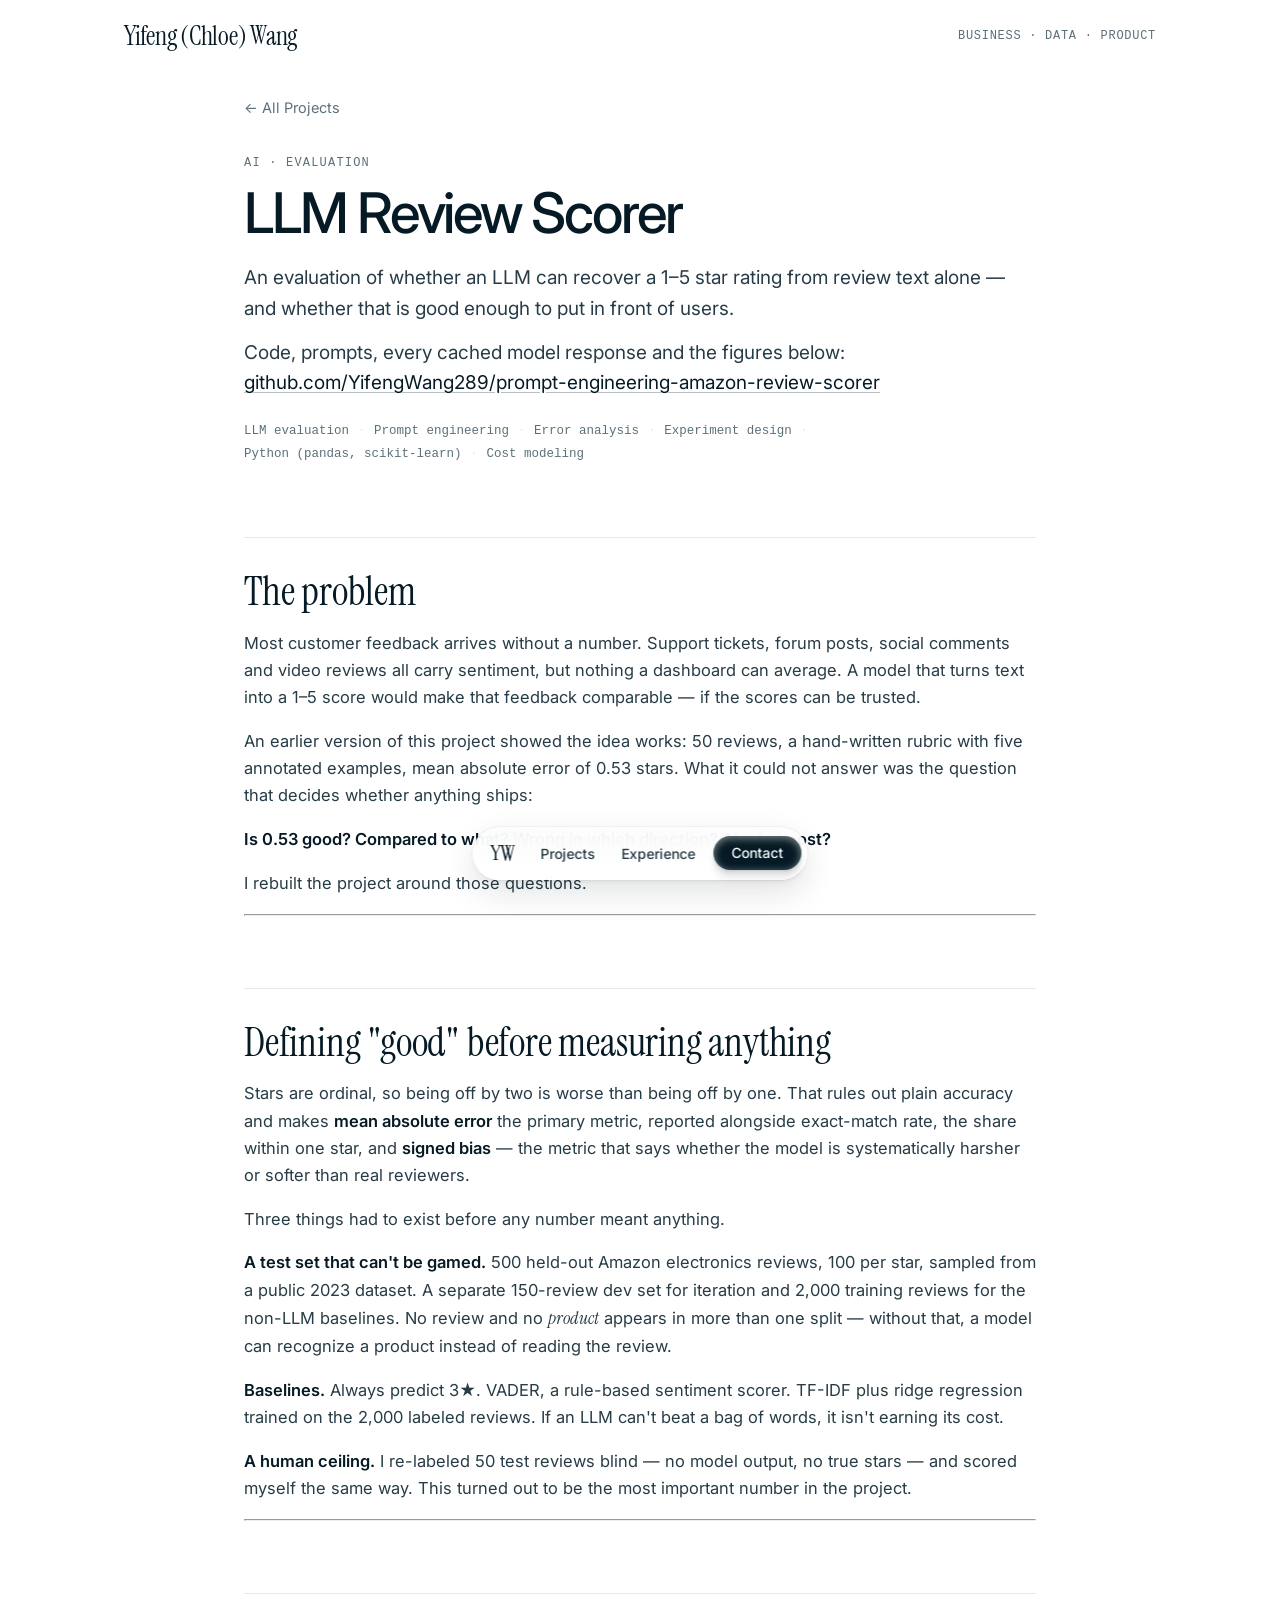
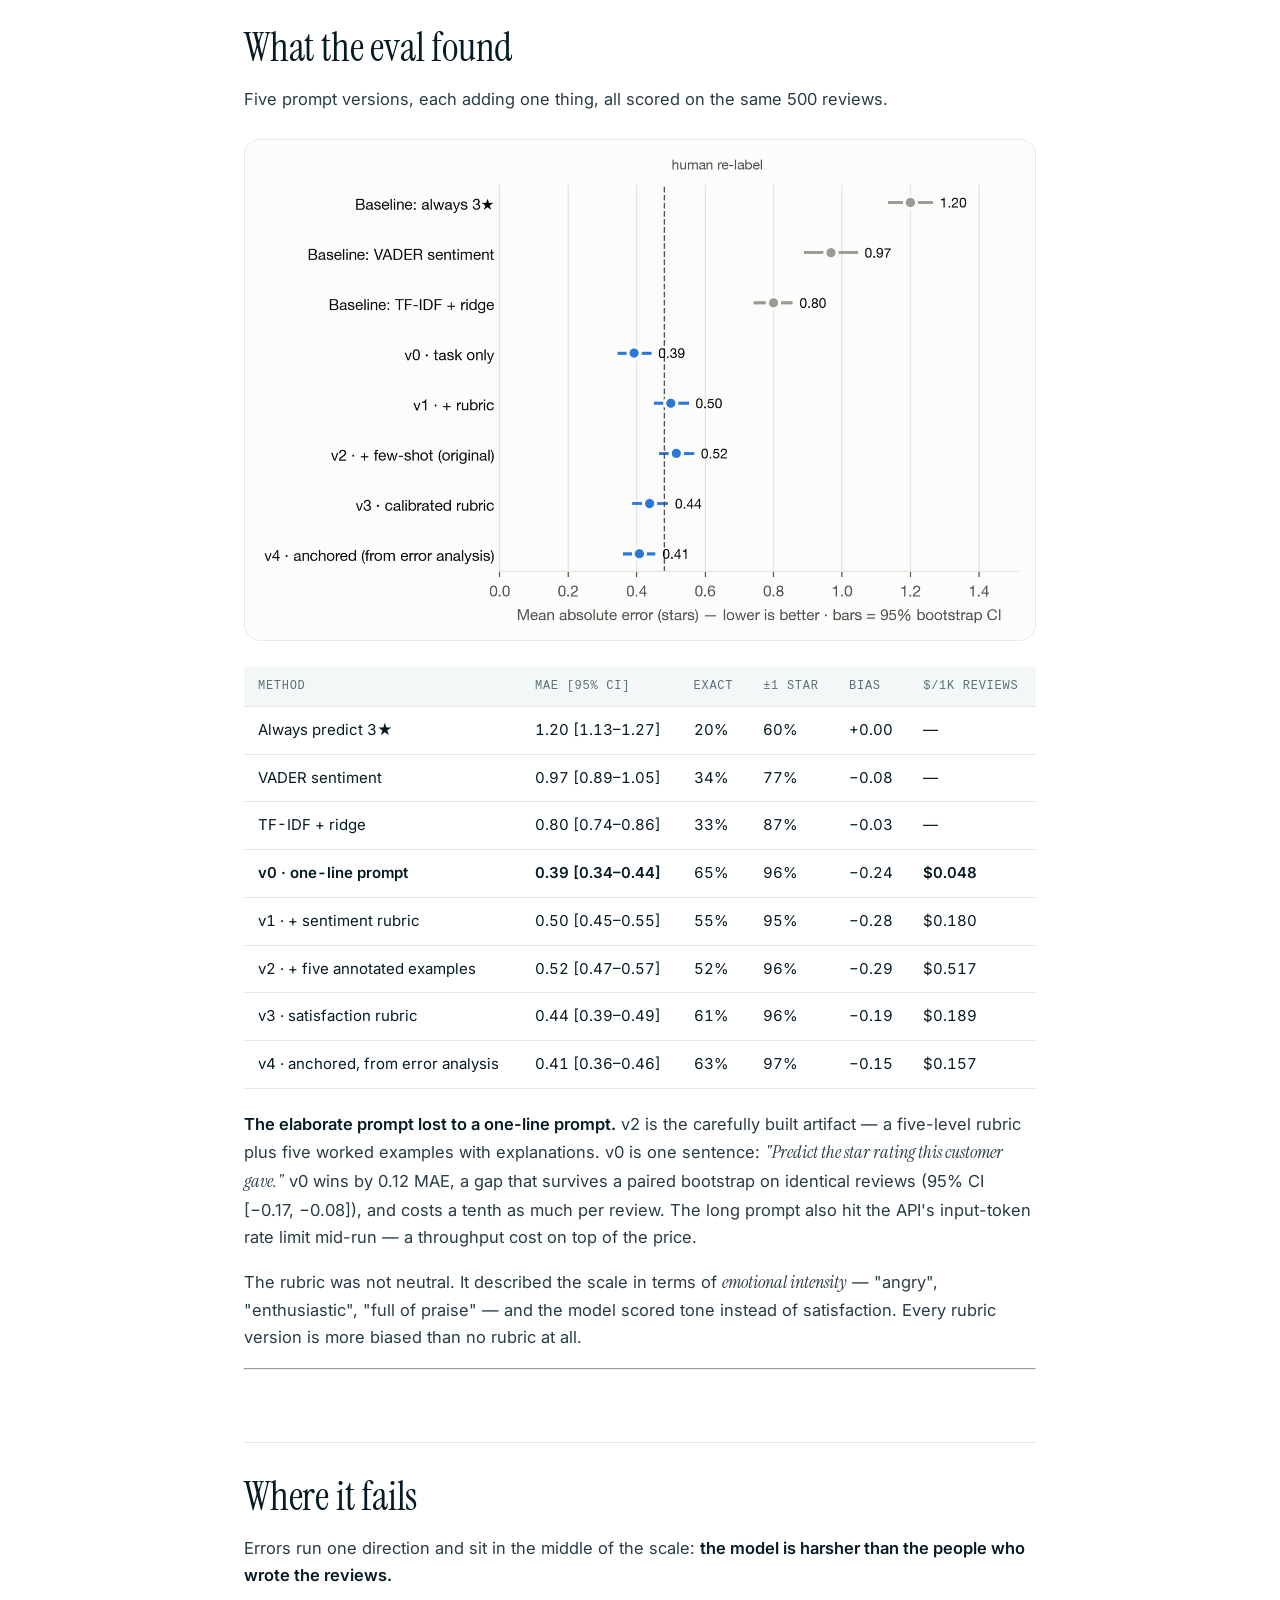
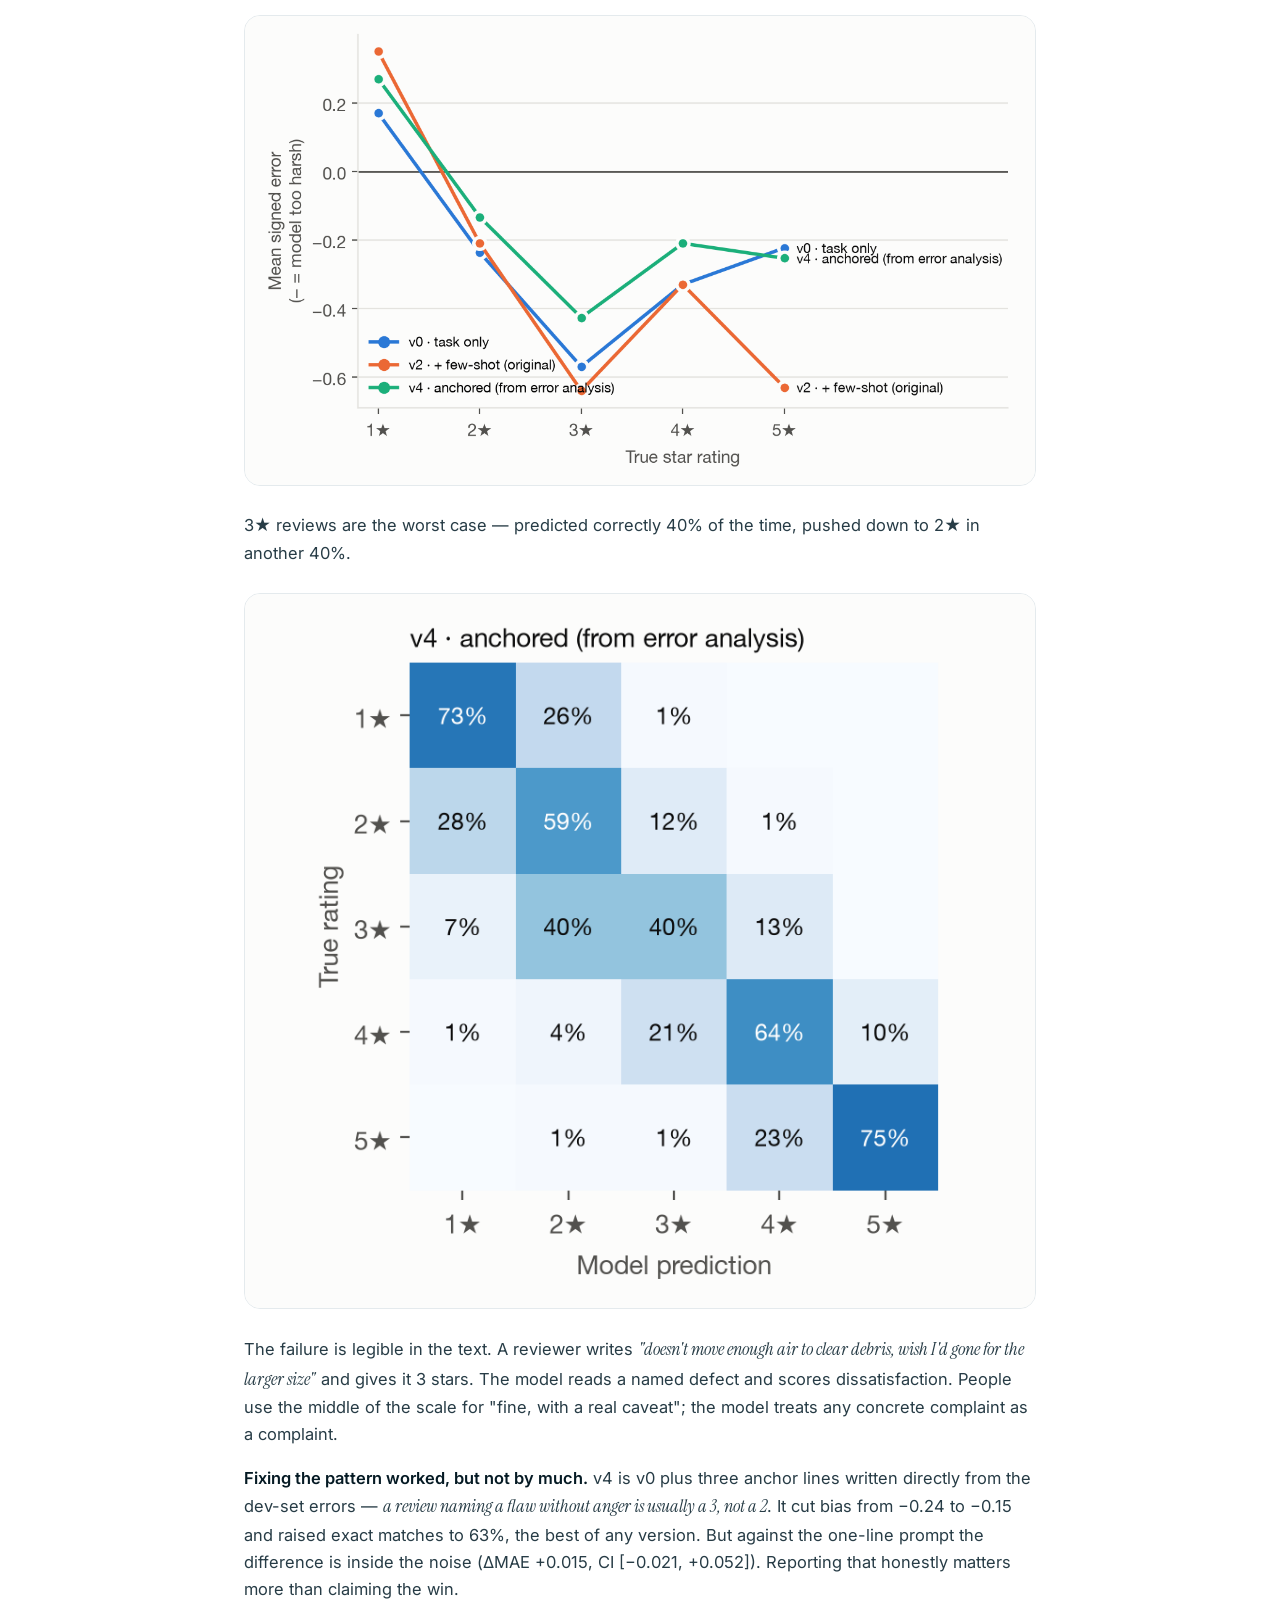
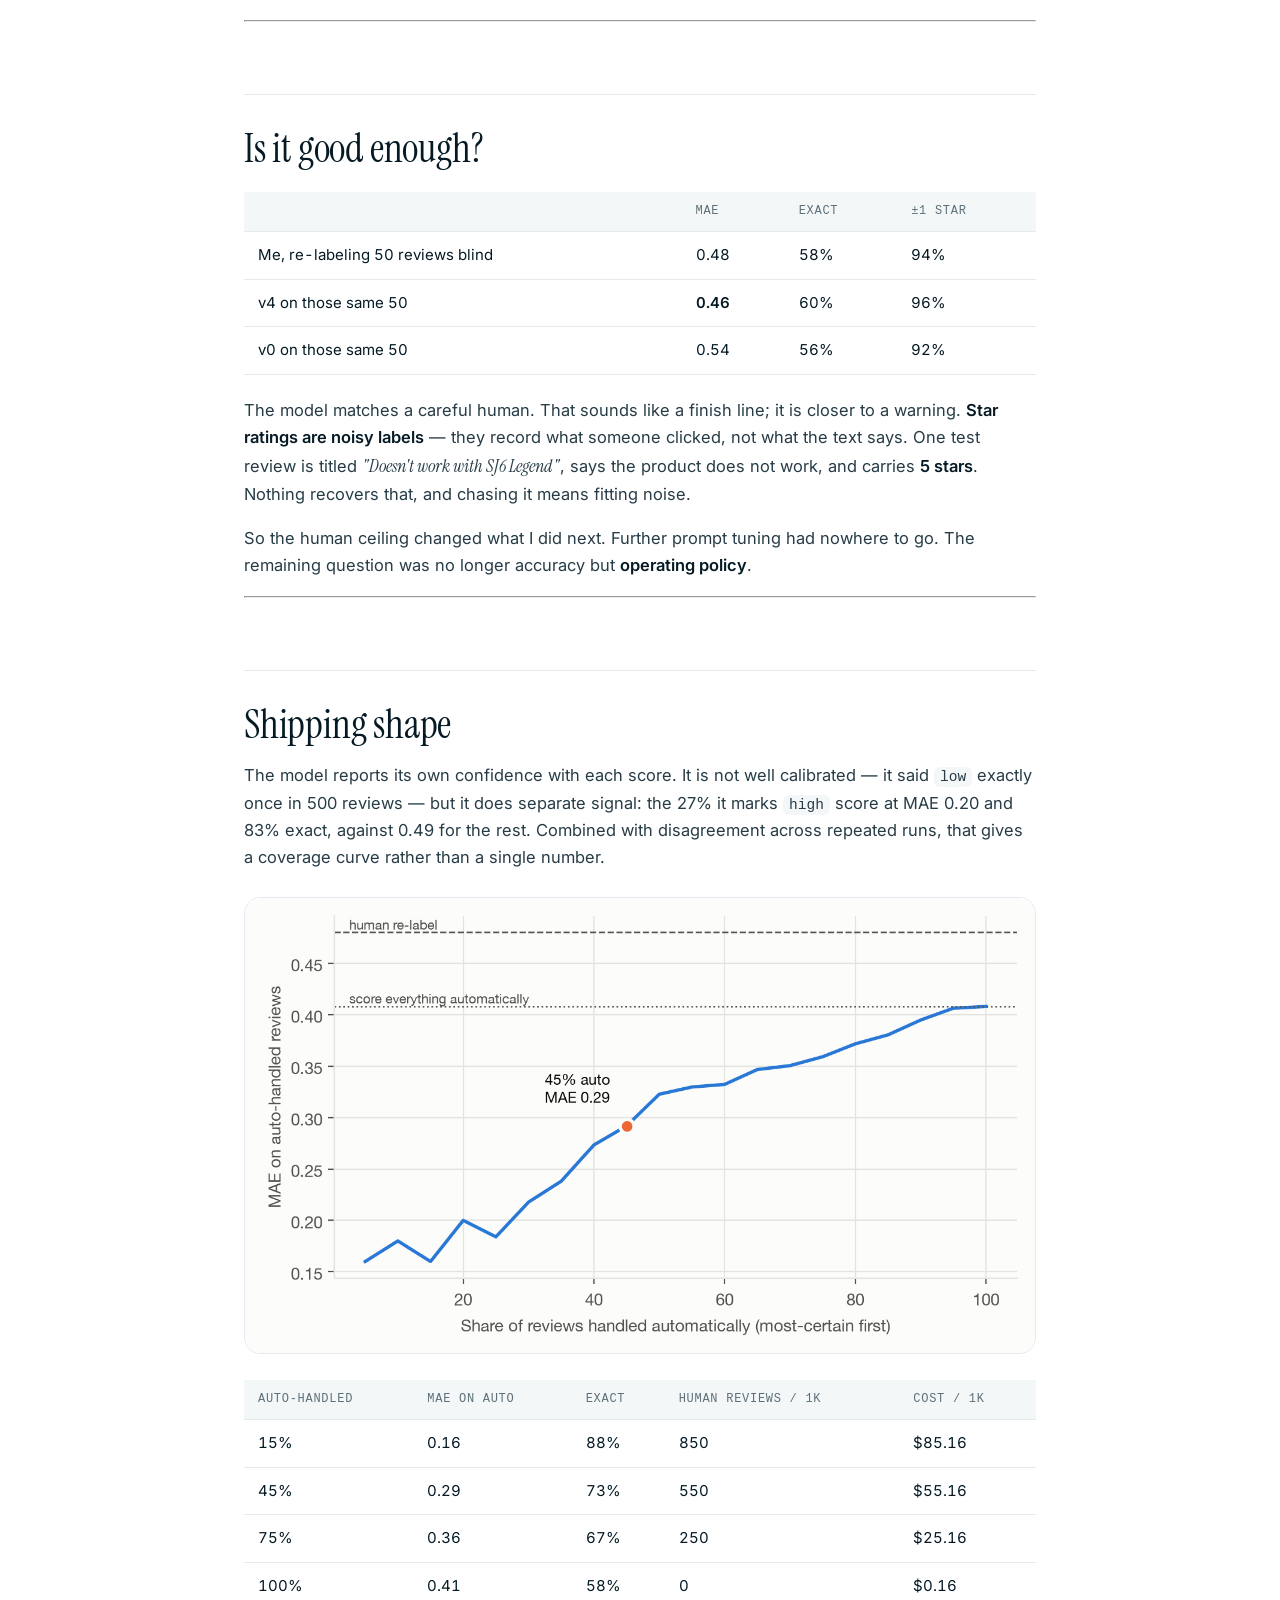
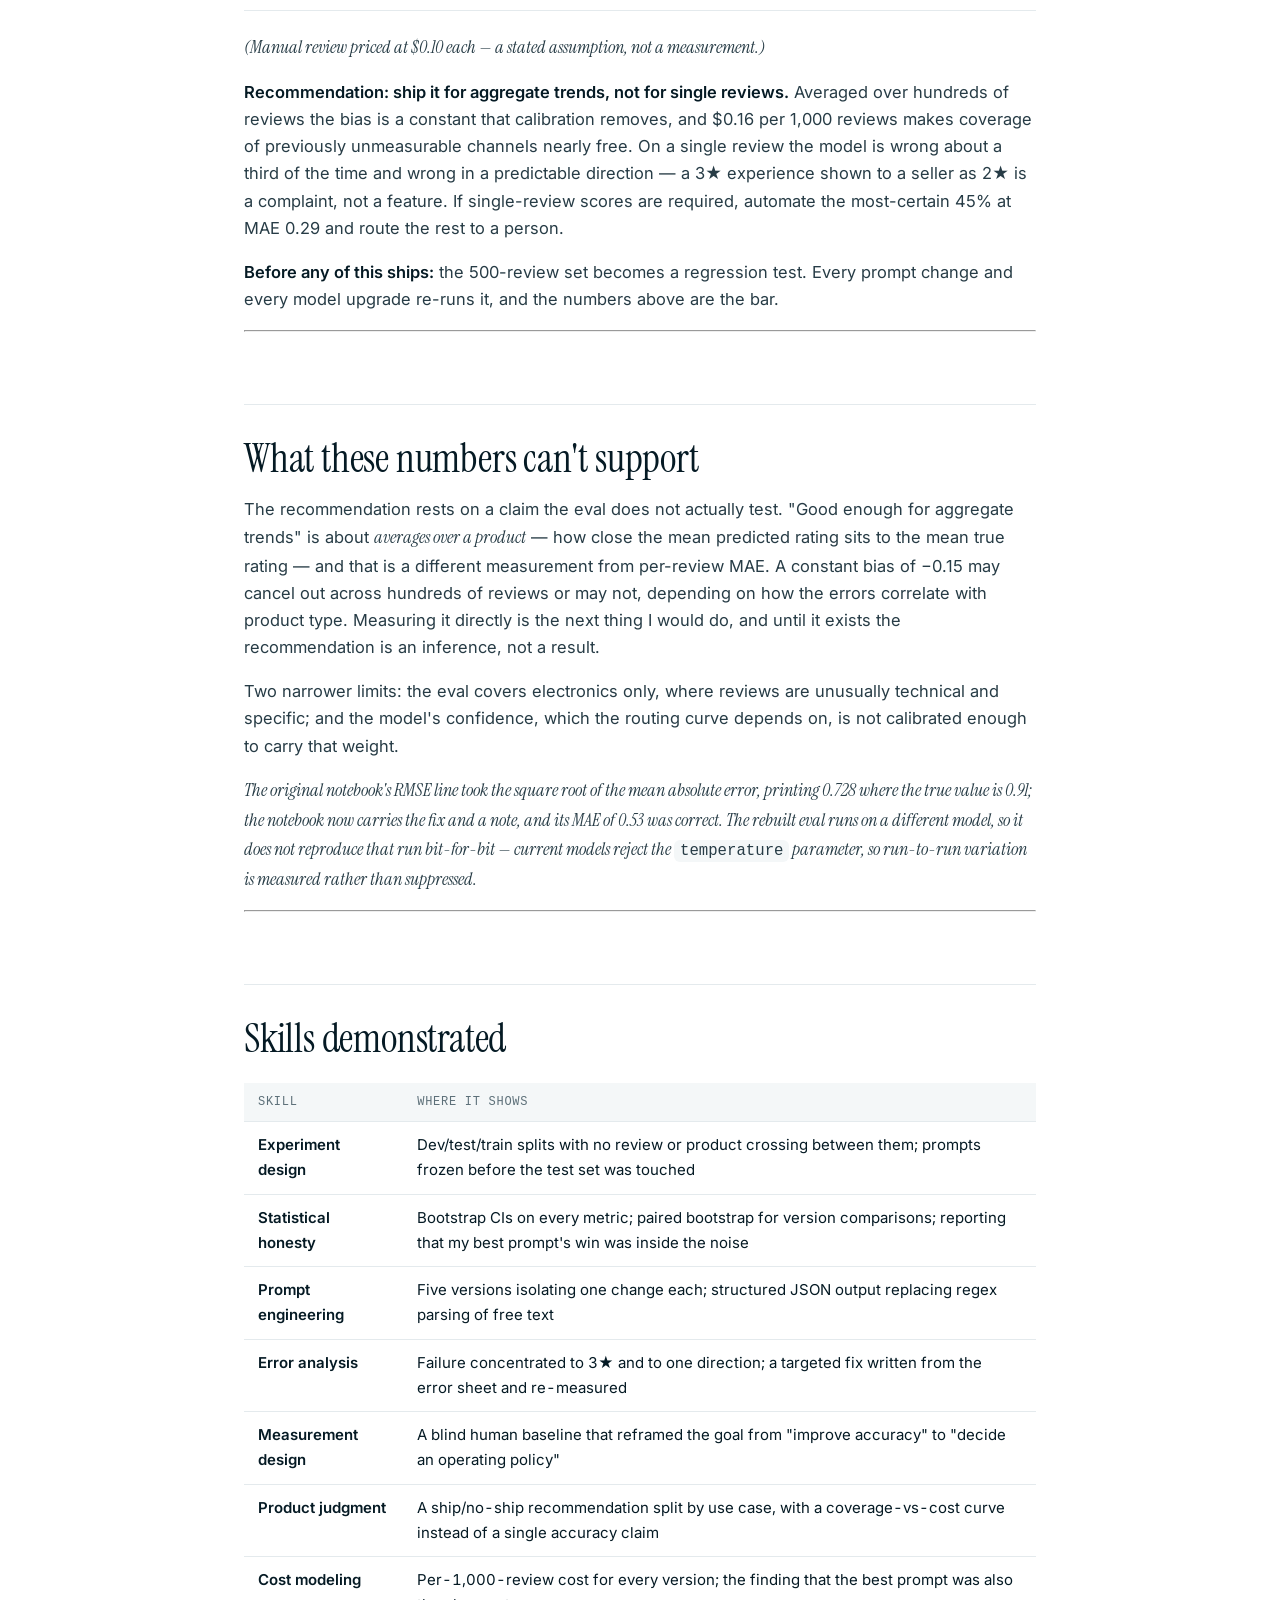
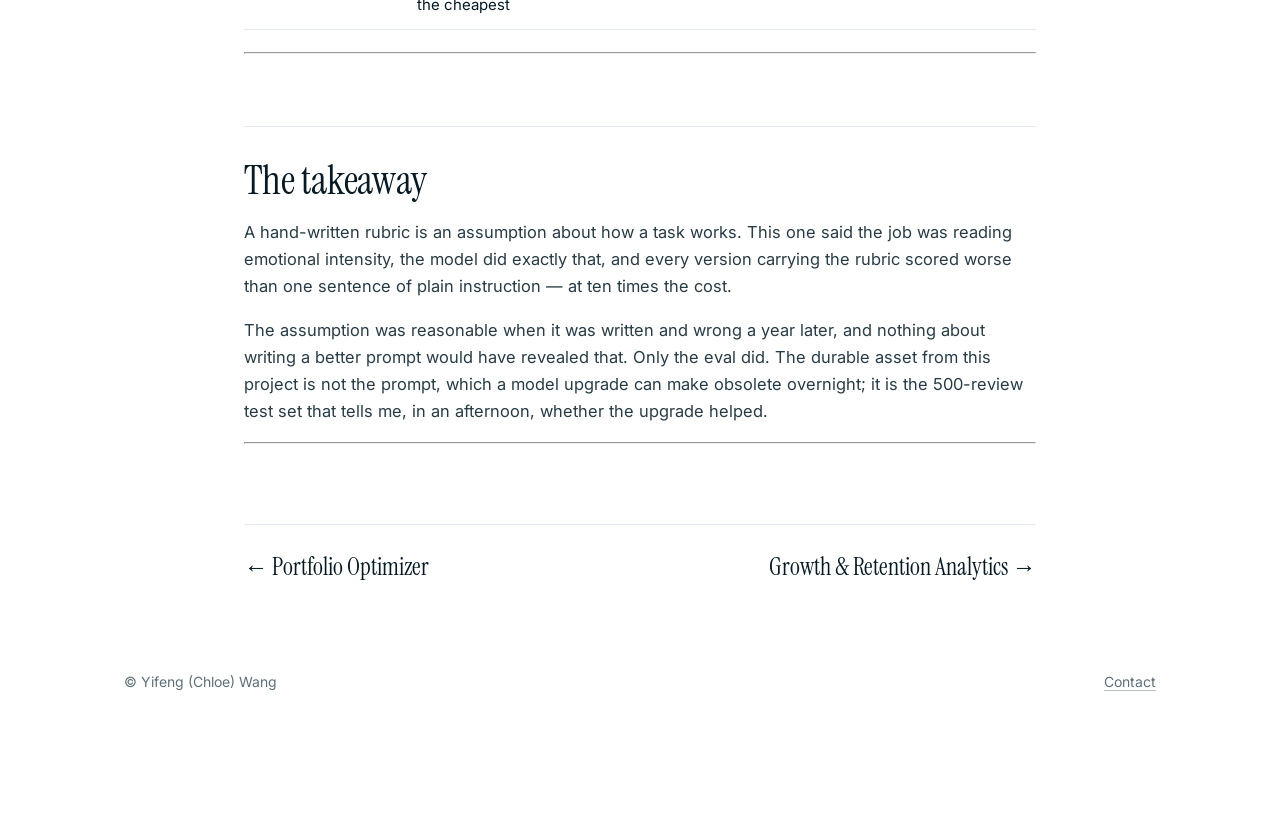
<file: projects/llm-review-scorer.html>
<!doctype html>
<html lang="en">
<head>
<meta charset="utf-8"><meta name="viewport" content="width=device-width, initial-scale=1">
<meta name="color-scheme" content="light dark">
<title>LLM Review Scorer · Yifeng (Chloe) Wang</title>
<meta name="description" content="An evaluation of whether an LLM can recover a 1–5 star rating from review text alone — and whether that is good enough to put in front of users.">
<link rel="preconnect" href="https://fonts.googleapis.com"><link rel="preconnect" href="https://fonts.gstatic.com" crossorigin>
<link rel="stylesheet" href="https://fonts.googleapis.com/css2?family=Inter:wght@400;500;600&family=Instrument+Serif:ital@0;1&display=swap">
<link rel="stylesheet" href="../css/style.css">
<script>document.documentElement.classList.add('js');setTimeout(function(){if(!window.__revealReady)document.documentElement.classList.add('reveal-fallback')},3000)</script>
</head>
<body>
<a class="skip" href="#main">Skip to main content</a>
<header class="site-header"><div class="wrap bar">
<a class="brand" href="../index.html">Yifeng (Chloe) Wang</a>
<span class="top-note">Business · Data · Product</span>
</div></header>
<main id="main" class="wrap article">
<p class="back"><a href="../index.html#projects"><span aria-hidden="true">←</span> All Projects</a></p>
<p class="kicker reveal">AI · Evaluation</p>
<h1 class="reveal" style="--d:.08s">LLM Review Scorer</h1>
<div class="lead reveal" style="--d:.16s"><p>An evaluation of whether an LLM can recover a 1–5 star rating from review text alone — and whether that is good enough to put in front of users.</p>
<p>Code, prompts, every cached model response and the figures below: <a href="https://github.com/YifengWang289/prompt-engineering-amazon-review-scorer">github.com/YifengWang289/prompt-engineering-amazon-review-scorer</a></p></div>
<ul class="chips reveal" style="--d:.24s"><li>LLM evaluation</li><li>Prompt engineering</li><li>Error analysis</li><li>Experiment design</li><li>Python (pandas, scikit-learn)</li><li>Cost modeling</li></ul>
<div class="prose">
<h2>The problem</h2>
<p>Most customer feedback arrives without a number. Support tickets, forum posts, social comments and video reviews all carry sentiment, but nothing a dashboard can average. A model that turns text into a 1–5 score would make that feedback comparable — if the scores can be trusted.</p>
<p>An earlier version of this project showed the idea works: 50 reviews, a hand-written rubric with five annotated examples, mean absolute error of 0.53 stars. What it could not answer was the question that decides whether anything ships:</p>
<p><strong>Is 0.53 good? Compared to what? Wrong in which direction? At what cost?</strong></p>
<p>I rebuilt the project around those questions.</p>
<hr />
<h2>Defining "good" before measuring anything</h2>
<p>Stars are ordinal, so being off by two is worse than being off by one. That rules out plain accuracy and makes <strong>mean absolute error</strong> the primary metric, reported alongside exact-match rate, the share within one star, and <strong>signed bias</strong> — the metric that says whether the model is systematically harsher or softer than real reviewers.</p>
<p>Three things had to exist before any number meant anything.</p>
<p><strong>A test set that can't be gamed.</strong> 500 held-out Amazon electronics reviews, 100 per star, sampled from a public 2023 dataset. A separate 150-review dev set for iteration and 2,000 training reviews for the non-LLM baselines. No review and no <em>product</em> appears in more than one split — without that, a model can recognize a product instead of reading the review.</p>
<p><strong>Baselines.</strong> Always predict 3★. VADER, a rule-based sentiment scorer. TF-IDF plus ridge regression trained on the 2,000 labeled reviews. If an LLM can't beat a bag of words, it isn't earning its cost.</p>
<p><strong>A human ceiling.</strong> I re-labeled 50 test reviews blind — no model output, no true stars — and scored myself the same way. This turned out to be the most important number in the project.</p>
<hr />
<h2>What the eval found</h2>
<p>Five prompt versions, each adding one thing, all scored on the same 500 reviews.</p>
<p><img loading="lazy" alt="Mean absolute error by method, with 95% confidence intervals" src="../assets/review-scorer/01-mae-by-method.png" width="1440" height="912" /></p>
<div class="table-scroll"><table>
<thead>
<tr>
<th>Method</th>
<th>MAE [95% CI]</th>
<th>Exact</th>
<th>±1 star</th>
<th>Bias</th>
<th>$/1k reviews</th>
</tr>
</thead>
<tbody>
<tr>
<td>Always predict 3★</td>
<td>1.20 [1.13–1.27]</td>
<td>20%</td>
<td>60%</td>
<td>+0.00</td>
<td>—</td>
</tr>
<tr>
<td>VADER sentiment</td>
<td>0.97 [0.89–1.05]</td>
<td>34%</td>
<td>77%</td>
<td>−0.08</td>
<td>—</td>
</tr>
<tr>
<td>TF-IDF + ridge</td>
<td>0.80 [0.74–0.86]</td>
<td>33%</td>
<td>87%</td>
<td>−0.03</td>
<td>—</td>
</tr>
<tr>
<td><strong>v0 · one-line prompt</strong></td>
<td><strong>0.39 [0.34–0.44]</strong></td>
<td>65%</td>
<td>96%</td>
<td>−0.24</td>
<td><strong>$0.048</strong></td>
</tr>
<tr>
<td>v1 · + sentiment rubric</td>
<td>0.50 [0.45–0.55]</td>
<td>55%</td>
<td>95%</td>
<td>−0.28</td>
<td>$0.180</td>
</tr>
<tr>
<td>v2 · + five annotated examples</td>
<td>0.52 [0.47–0.57]</td>
<td>52%</td>
<td>96%</td>
<td>−0.29</td>
<td>$0.517</td>
</tr>
<tr>
<td>v3 · satisfaction rubric</td>
<td>0.44 [0.39–0.49]</td>
<td>61%</td>
<td>96%</td>
<td>−0.19</td>
<td>$0.189</td>
</tr>
<tr>
<td>v4 · anchored, from error analysis</td>
<td>0.41 [0.36–0.46]</td>
<td>63%</td>
<td>97%</td>
<td>−0.15</td>
<td>$0.157</td>
</tr>
</tbody>
</table></div>
<p><strong>The elaborate prompt lost to a one-line prompt.</strong> v2 is the carefully built artifact — a five-level rubric plus five worked examples with explanations. v0 is one sentence: <em>"Predict the star rating this customer gave."</em> v0 wins by 0.12 MAE, a gap that survives a paired bootstrap on identical reviews (95% CI [−0.17, −0.08]), and costs a tenth as much per review. The long prompt also hit the API's input-token rate limit mid-run — a throughput cost on top of the price.</p>
<p>The rubric was not neutral. It described the scale in terms of <em>emotional intensity</em> — "angry", "enthusiastic", "full of praise" — and the model scored tone instead of satisfaction. Every rubric version is more biased than no rubric at all.</p>
<hr />
<h2>Where it fails</h2>
<p>Errors run one direction and sit in the middle of the scale: <strong>the model is harsher than the people who wrote the reviews.</strong></p>
<p><img loading="lazy" alt="Mean signed error by true star rating" src="../assets/review-scorer/02-bias-by-star.png" width="1280" height="760" /></p>
<p>3★ reviews are the worst case — predicted correctly 40% of the time, pushed down to 2★ in another 40%.</p>
<p><img loading="lazy" alt="Confusion matrix for the final prompt version" src="../assets/review-scorer/03-confusion-v4.png" width="840" height="760" /></p>
<p>The failure is legible in the text. A reviewer writes <em>"doesn't move enough air to clear debris, wish I'd gone for the larger size"</em> and gives it 3 stars. The model reads a named defect and scores dissatisfaction. People use the middle of the scale for "fine, with a real caveat"; the model treats any concrete complaint as a complaint.</p>
<p><strong>Fixing the pattern worked, but not by much.</strong> v4 is v0 plus three anchor lines written directly from the dev-set errors — <em>a review naming a flaw without anger is usually a 3, not a 2</em>. It cut bias from −0.24 to −0.15 and raised exact matches to 63%, the best of any version. But against the one-line prompt the difference is inside the noise (ΔMAE +0.015, CI [−0.021, +0.052]). Reporting that honestly matters more than claiming the win.</p>
<hr />
<h2>Is it good enough?</h2>
<div class="table-scroll"><table>
<thead>
<tr>
<th></th>
<th>MAE</th>
<th>Exact</th>
<th>±1 star</th>
</tr>
</thead>
<tbody>
<tr>
<td>Me, re-labeling 50 reviews blind</td>
<td>0.48</td>
<td>58%</td>
<td>94%</td>
</tr>
<tr>
<td>v4 on those same 50</td>
<td><strong>0.46</strong></td>
<td>60%</td>
<td>96%</td>
</tr>
<tr>
<td>v0 on those same 50</td>
<td>0.54</td>
<td>56%</td>
<td>92%</td>
</tr>
</tbody>
</table></div>
<p>The model matches a careful human. That sounds like a finish line; it is closer to a warning. <strong>Star ratings are noisy labels</strong> — they record what someone clicked, not what the text says. One test review is titled <em>"Doesn't work with SJ6 Legend"</em>, says the product does not work, and carries <strong>5 stars</strong>. Nothing recovers that, and chasing it means fitting noise.</p>
<p>So the human ceiling changed what I did next. Further prompt tuning had nowhere to go. The remaining question was no longer accuracy but <strong>operating policy</strong>.</p>
<hr />
<h2>Shipping shape</h2>
<p>The model reports its own confidence with each score. It is not well calibrated — it said <code>low</code> exactly once in 500 reviews — but it does separate signal: the 27% it marks <code>high</code> score at MAE 0.20 and 83% exact, against 0.49 for the rest. Combined with disagreement across repeated runs, that gives a coverage curve rather than a single number.</p>
<p><img loading="lazy" alt="Error on auto-handled reviews against automation coverage" src="../assets/review-scorer/04-routing-curve.png" width="1320" height="760" /></p>
<div class="table-scroll"><table>
<thead>
<tr>
<th>Auto-handled</th>
<th>MAE on auto</th>
<th>Exact</th>
<th>Human reviews / 1k</th>
<th>Cost / 1k</th>
</tr>
</thead>
<tbody>
<tr>
<td>15%</td>
<td>0.16</td>
<td>88%</td>
<td>850</td>
<td>$85.16</td>
</tr>
<tr>
<td>45%</td>
<td>0.29</td>
<td>73%</td>
<td>550</td>
<td>$55.16</td>
</tr>
<tr>
<td>75%</td>
<td>0.36</td>
<td>67%</td>
<td>250</td>
<td>$25.16</td>
</tr>
<tr>
<td>100%</td>
<td>0.41</td>
<td>58%</td>
<td>0</td>
<td>$0.16</td>
</tr>
</tbody>
</table></div>
<p><em>(Manual review priced at $0.10 each — a stated assumption, not a measurement.)</em></p>
<p><strong>Recommendation: ship it for aggregate trends, not for single reviews.</strong> Averaged over hundreds of reviews the bias is a constant that calibration removes, and $0.16 per 1,000 reviews makes coverage of previously unmeasurable channels nearly free. On a single review the model is wrong about a third of the time and wrong in a predictable direction — a 3★ experience shown to a seller as 2★ is a complaint, not a feature. If single-review scores are required, automate the most-certain 45% at MAE 0.29 and route the rest to a person.</p>
<p><strong>Before any of this ships:</strong> the 500-review set becomes a regression test. Every prompt change and every model upgrade re-runs it, and the numbers above are the bar.</p>
<hr />
<h2>What these numbers can't support</h2>
<p>The recommendation rests on a claim the eval does not actually test. "Good enough for aggregate trends" is about <em>averages over a product</em> — how close the mean predicted rating sits to the mean true rating — and that is a different measurement from per-review MAE. A constant bias of −0.15 may cancel out across hundreds of reviews or may not, depending on how the errors correlate with product type. Measuring it directly is the next thing I would do, and until it exists the recommendation is an inference, not a result.</p>
<p>Two narrower limits: the eval covers electronics only, where reviews are unusually technical and specific; and the model's confidence, which the routing curve depends on, is not calibrated enough to carry that weight.</p>
<p><em>The original notebook's RMSE line took the square root of the mean absolute error, printing 0.728 where the true value is 0.91; the notebook now carries the fix and a note, and its MAE of 0.53 was correct. The rebuilt eval runs on a different model, so it does not reproduce that run bit-for-bit — current models reject the <code>temperature</code> parameter, so run-to-run variation is measured rather than suppressed.</em></p>
<hr />
<h2>Skills demonstrated</h2>
<div class="table-scroll"><table>
<thead>
<tr>
<th>Skill</th>
<th>Where it shows</th>
</tr>
</thead>
<tbody>
<tr>
<td><strong>Experiment design</strong></td>
<td>Dev/test/train splits with no review or product crossing between them; prompts frozen before the test set was touched</td>
</tr>
<tr>
<td><strong>Statistical honesty</strong></td>
<td>Bootstrap CIs on every metric; paired bootstrap for version comparisons; reporting that my best prompt's win was inside the noise</td>
</tr>
<tr>
<td><strong>Prompt engineering</strong></td>
<td>Five versions isolating one change each; structured JSON output replacing regex parsing of free text</td>
</tr>
<tr>
<td><strong>Error analysis</strong></td>
<td>Failure concentrated to 3★ and to one direction; a targeted fix written from the error sheet and re-measured</td>
</tr>
<tr>
<td><strong>Measurement design</strong></td>
<td>A blind human baseline that reframed the goal from "improve accuracy" to "decide an operating policy"</td>
</tr>
<tr>
<td><strong>Product judgment</strong></td>
<td>A ship/no-ship recommendation split by use case, with a coverage-vs-cost curve instead of a single accuracy claim</td>
</tr>
<tr>
<td><strong>Cost modeling</strong></td>
<td>Per-1,000-review cost for every version; the finding that the best prompt was also the cheapest</td>
</tr>
</tbody>
</table></div>
<hr />
<h2>The takeaway</h2>
<p>A hand-written rubric is an assumption about how a task works. This one said the job was reading emotional intensity, the model did exactly that, and every version carrying the rubric scored worse than one sentence of plain instruction — at ten times the cost.</p>
<p>The assumption was reasonable when it was written and wrong a year later, and nothing about writing a better prompt would have revealed that. Only the eval did. The durable asset from this project is not the prompt, which a model upgrade can make obsolete overnight; it is the 500-review test set that tells me, in an afternoon, whether the upgrade helped.</p>
<hr />
</div>
<nav class="pager" aria-label="Previous and next project"><a href="portfolio-optimizer.html"><span aria-hidden="true">←</span> Portfolio Optimizer</a><a href="growth-retention-analytics.html">Growth & Retention Analytics <span aria-hidden="true">→</span></a></nav>
</main>
<footer class="site-footer"><div class="wrap"><span>© Yifeng (Chloe) Wang</span><a href="../index.html#contact">Contact</a></div></footer>
<nav class="dock" aria-label="Sections">
<a class="mark" href="../index.html" aria-label="Home">YW</a>
<a href="../index.html#projects">Projects</a>
<a class="hide-sm" href="../index.html#experience">Experience</a>
<a class="btn primary small" href="../index.html#contact">Contact</a>
</nav>
<script src="../js/main.js" defer></script>
</body>
</html>
</file>
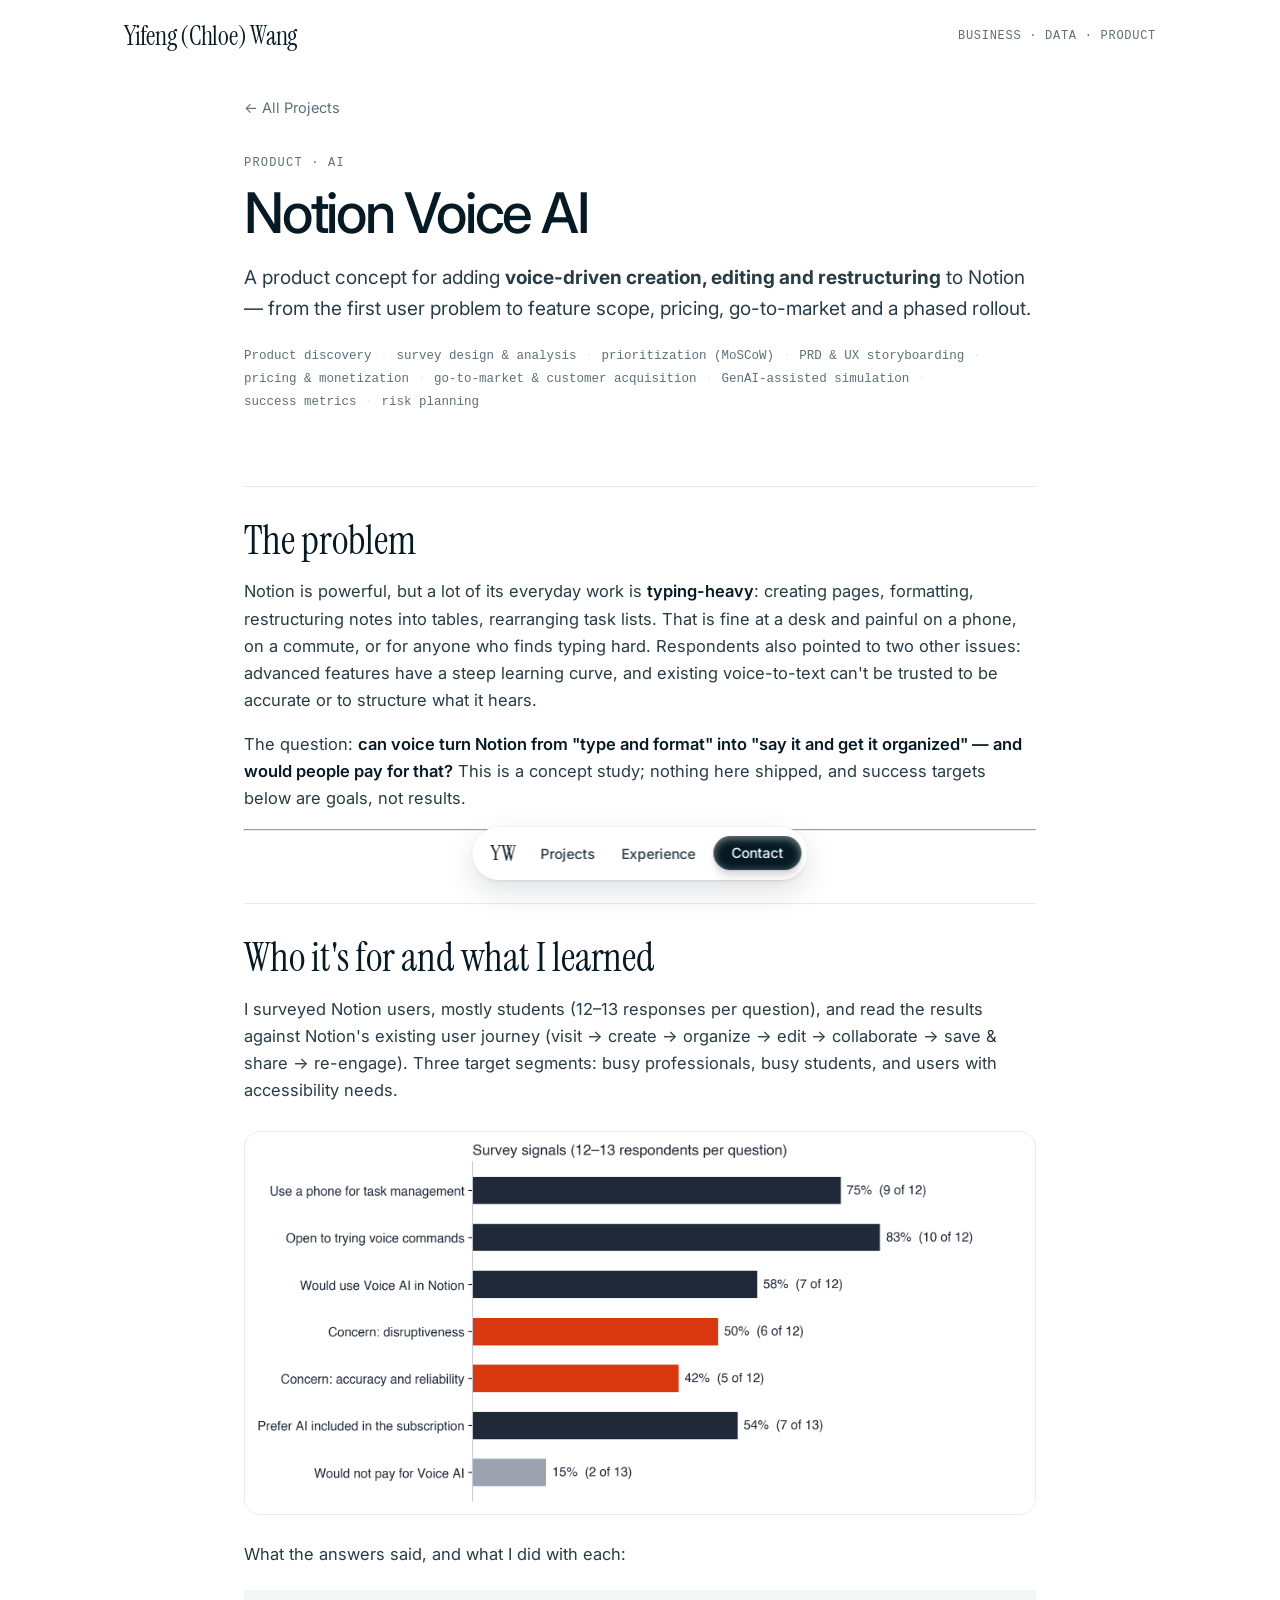
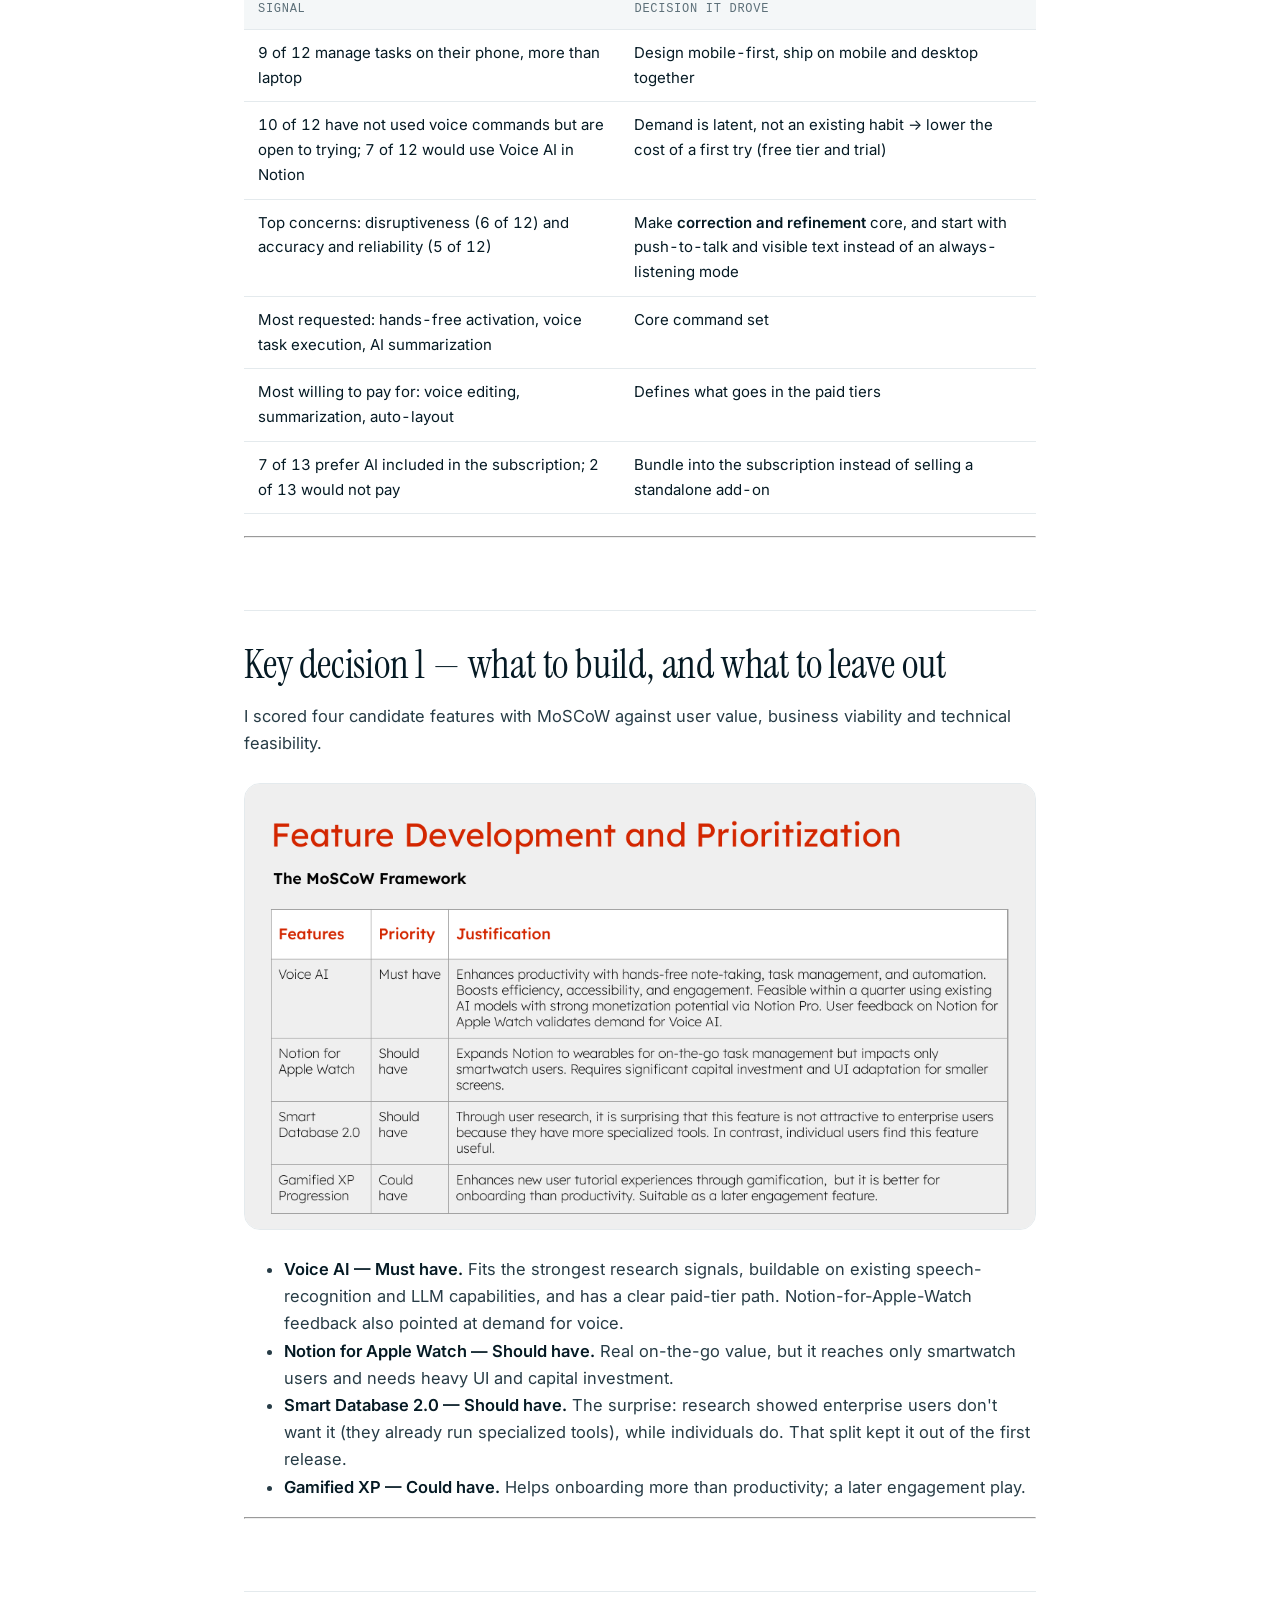
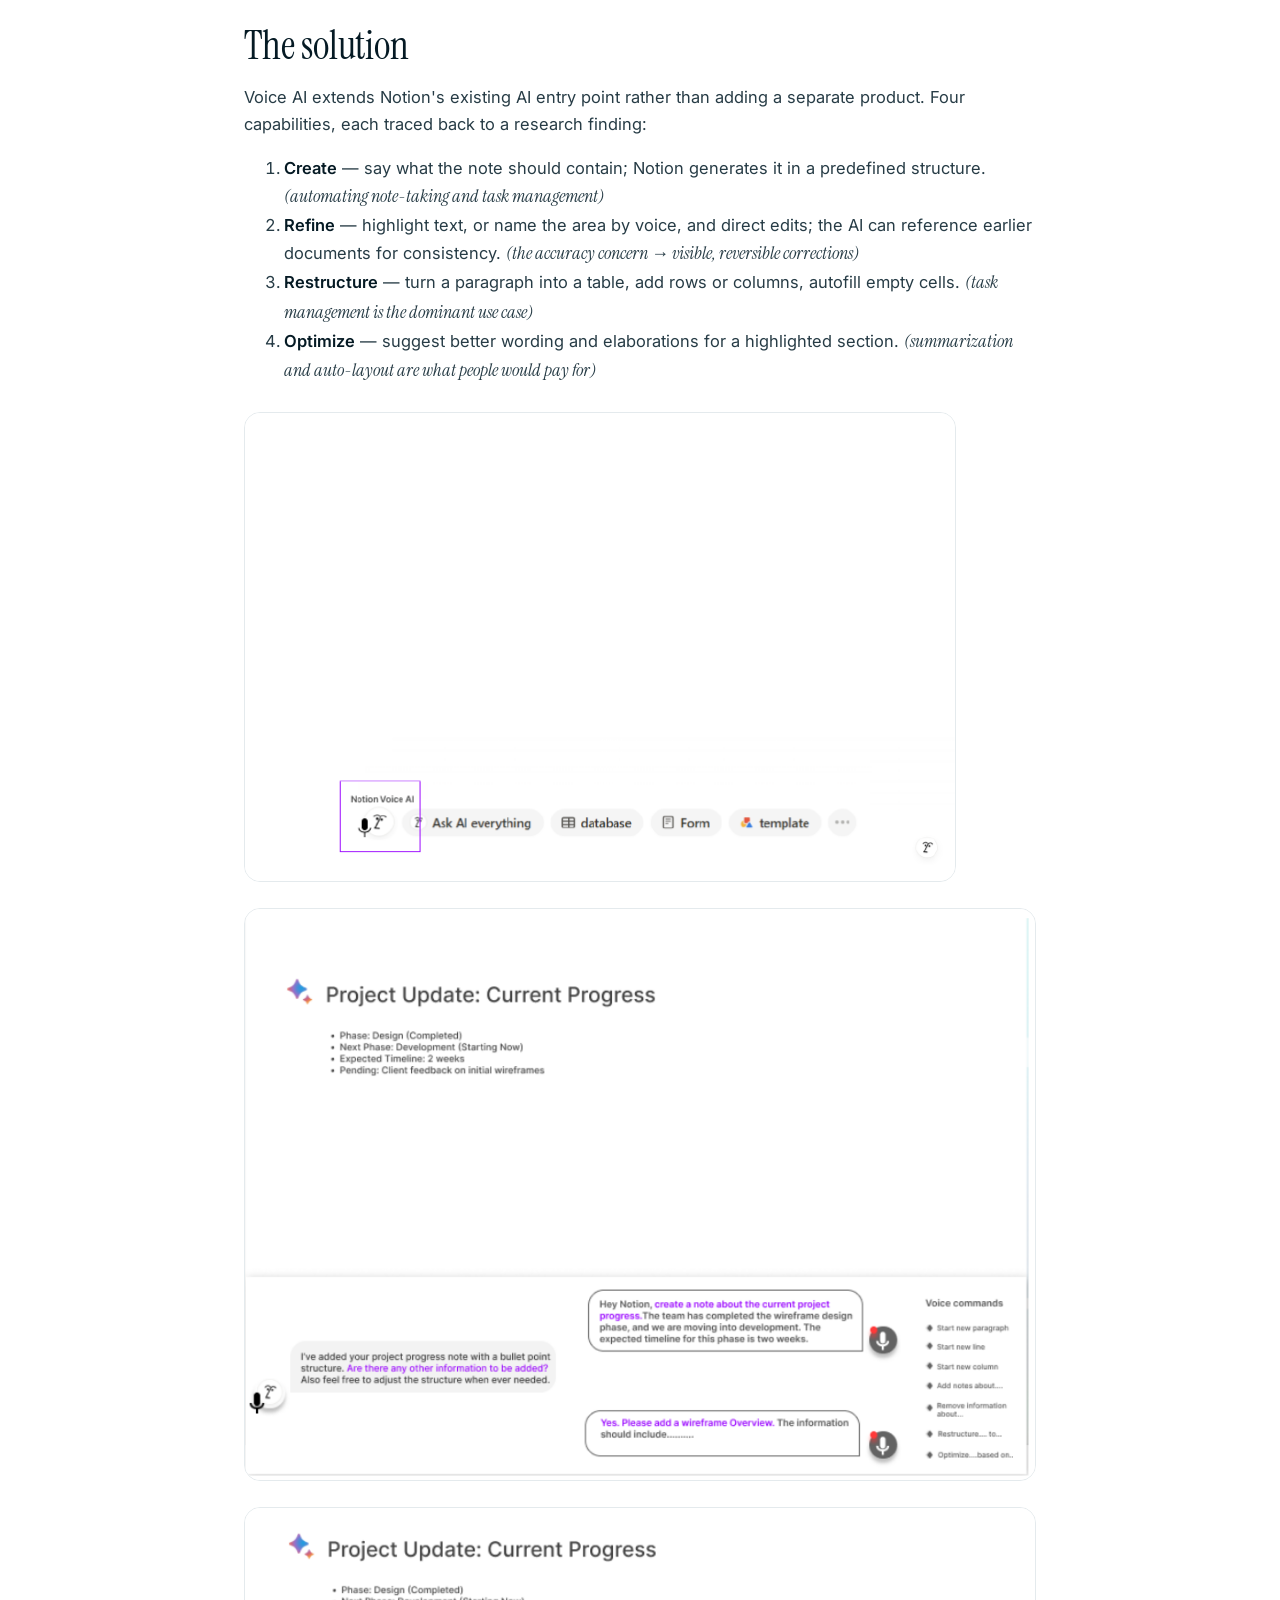
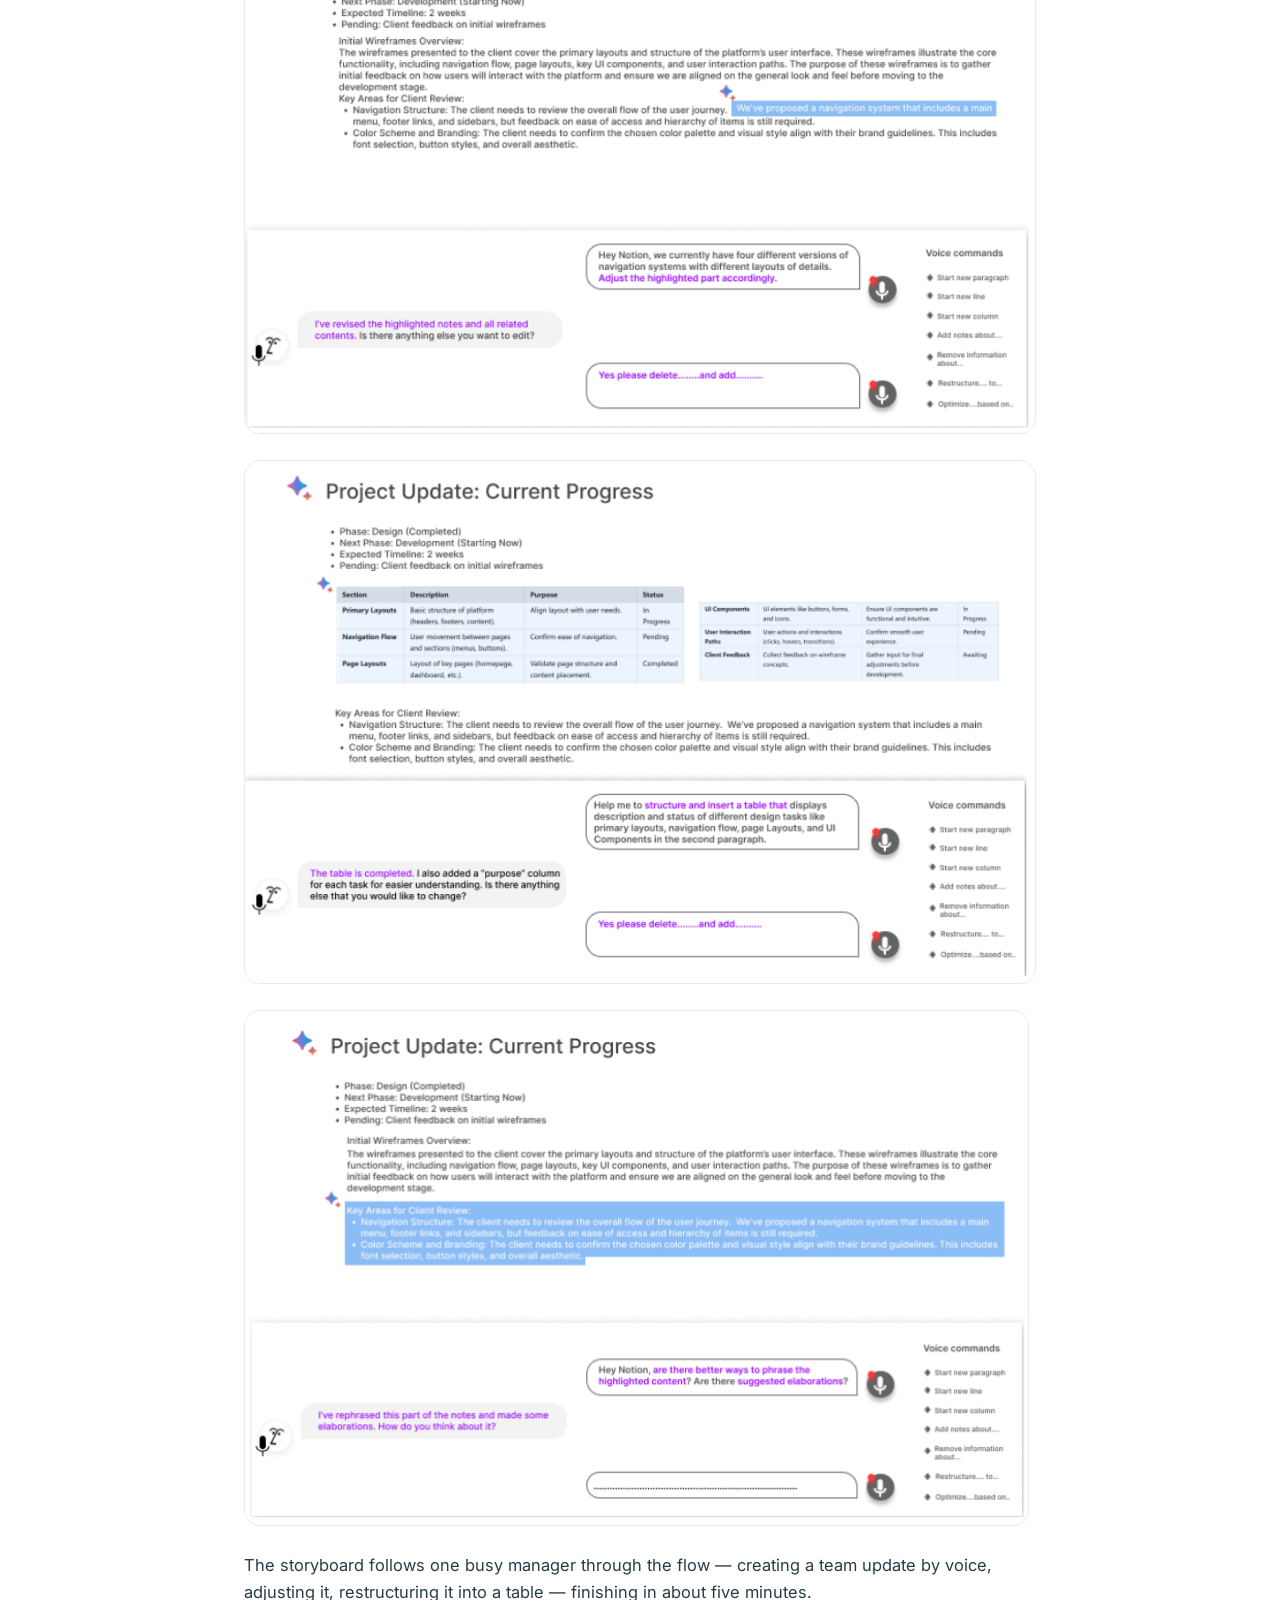
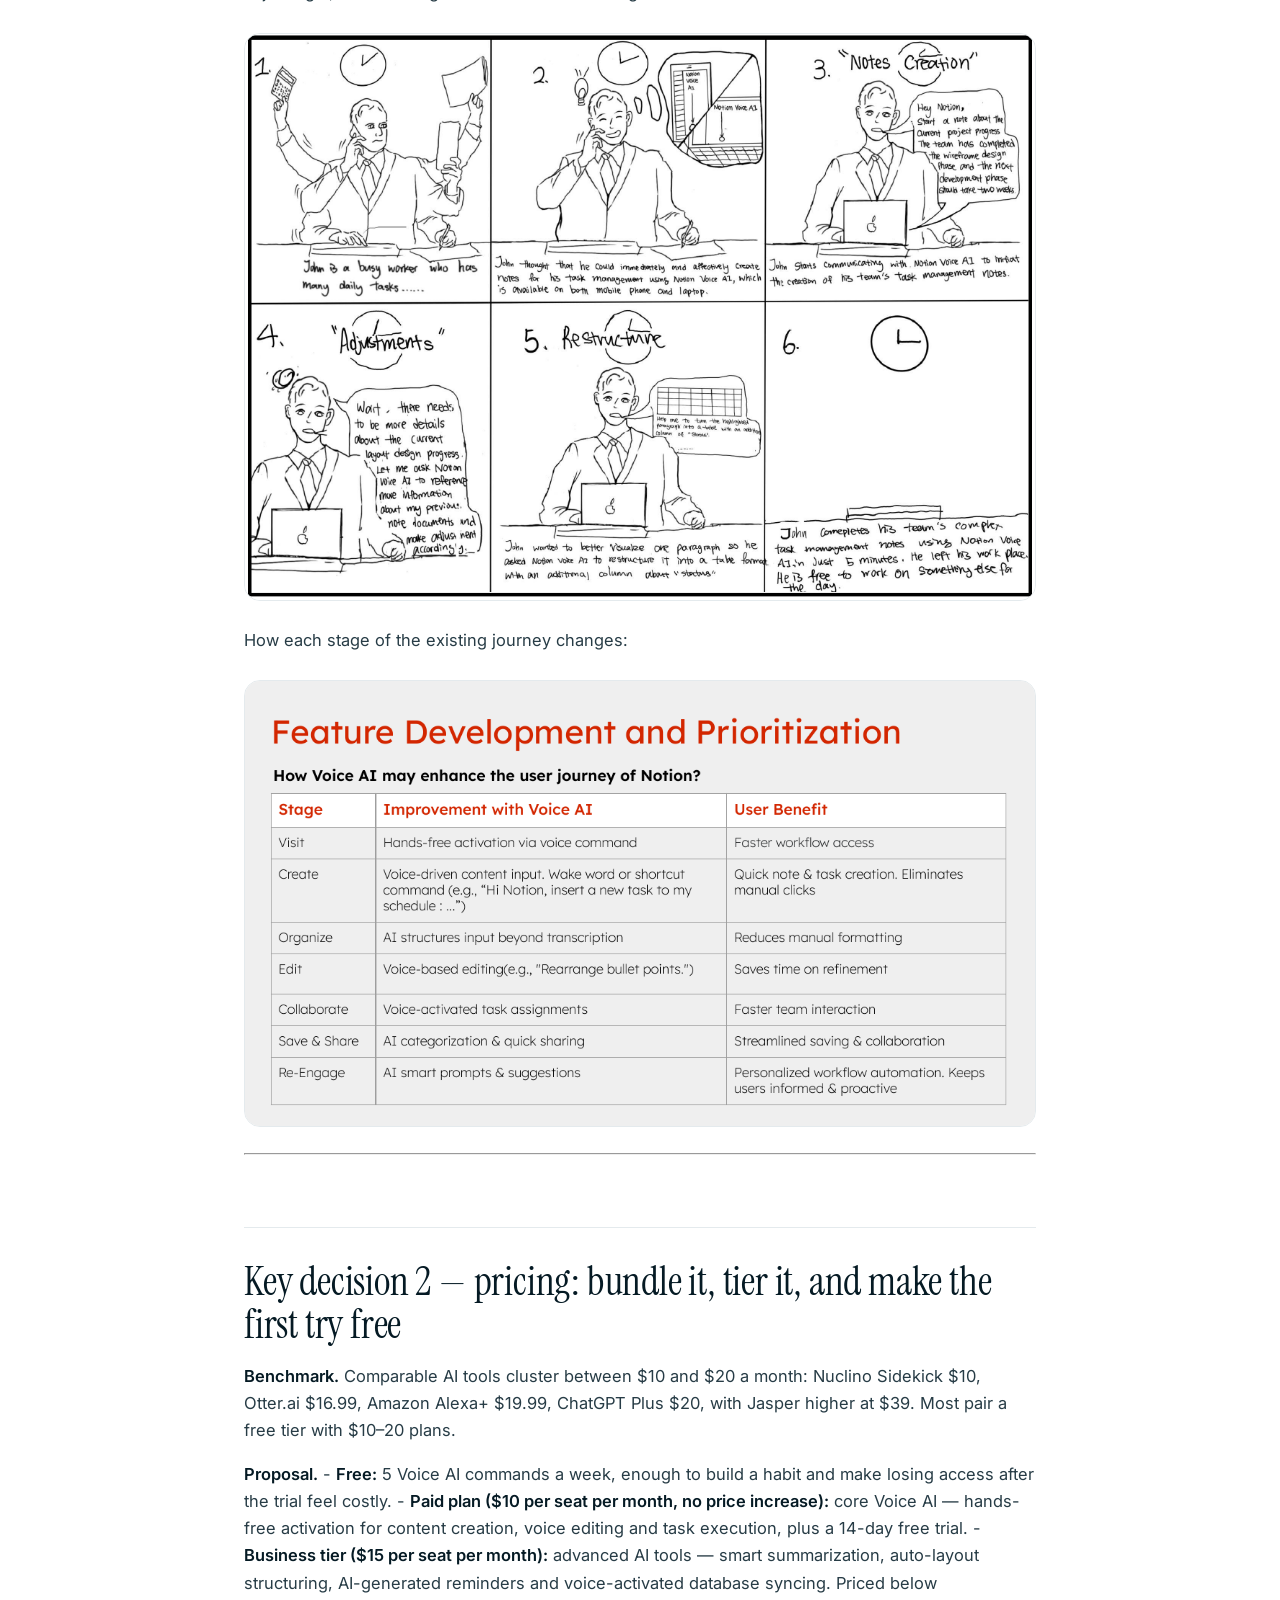
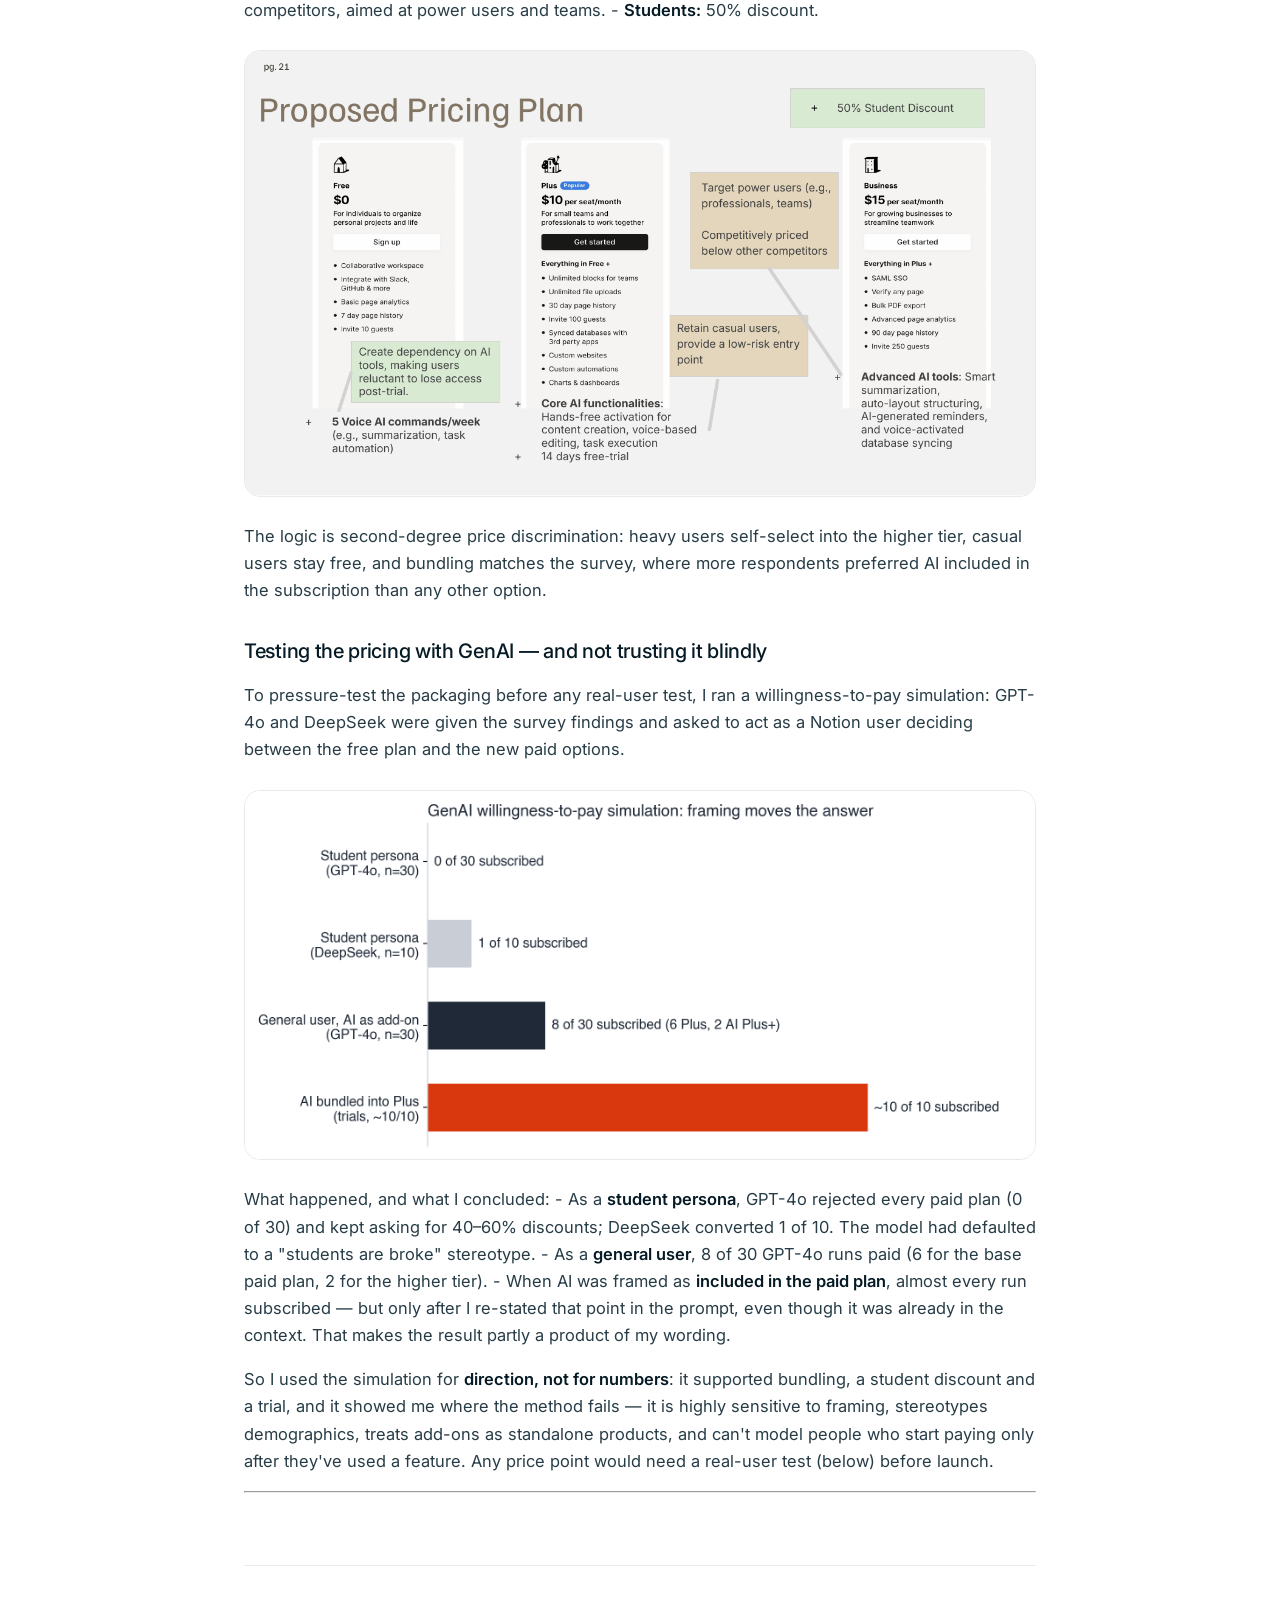
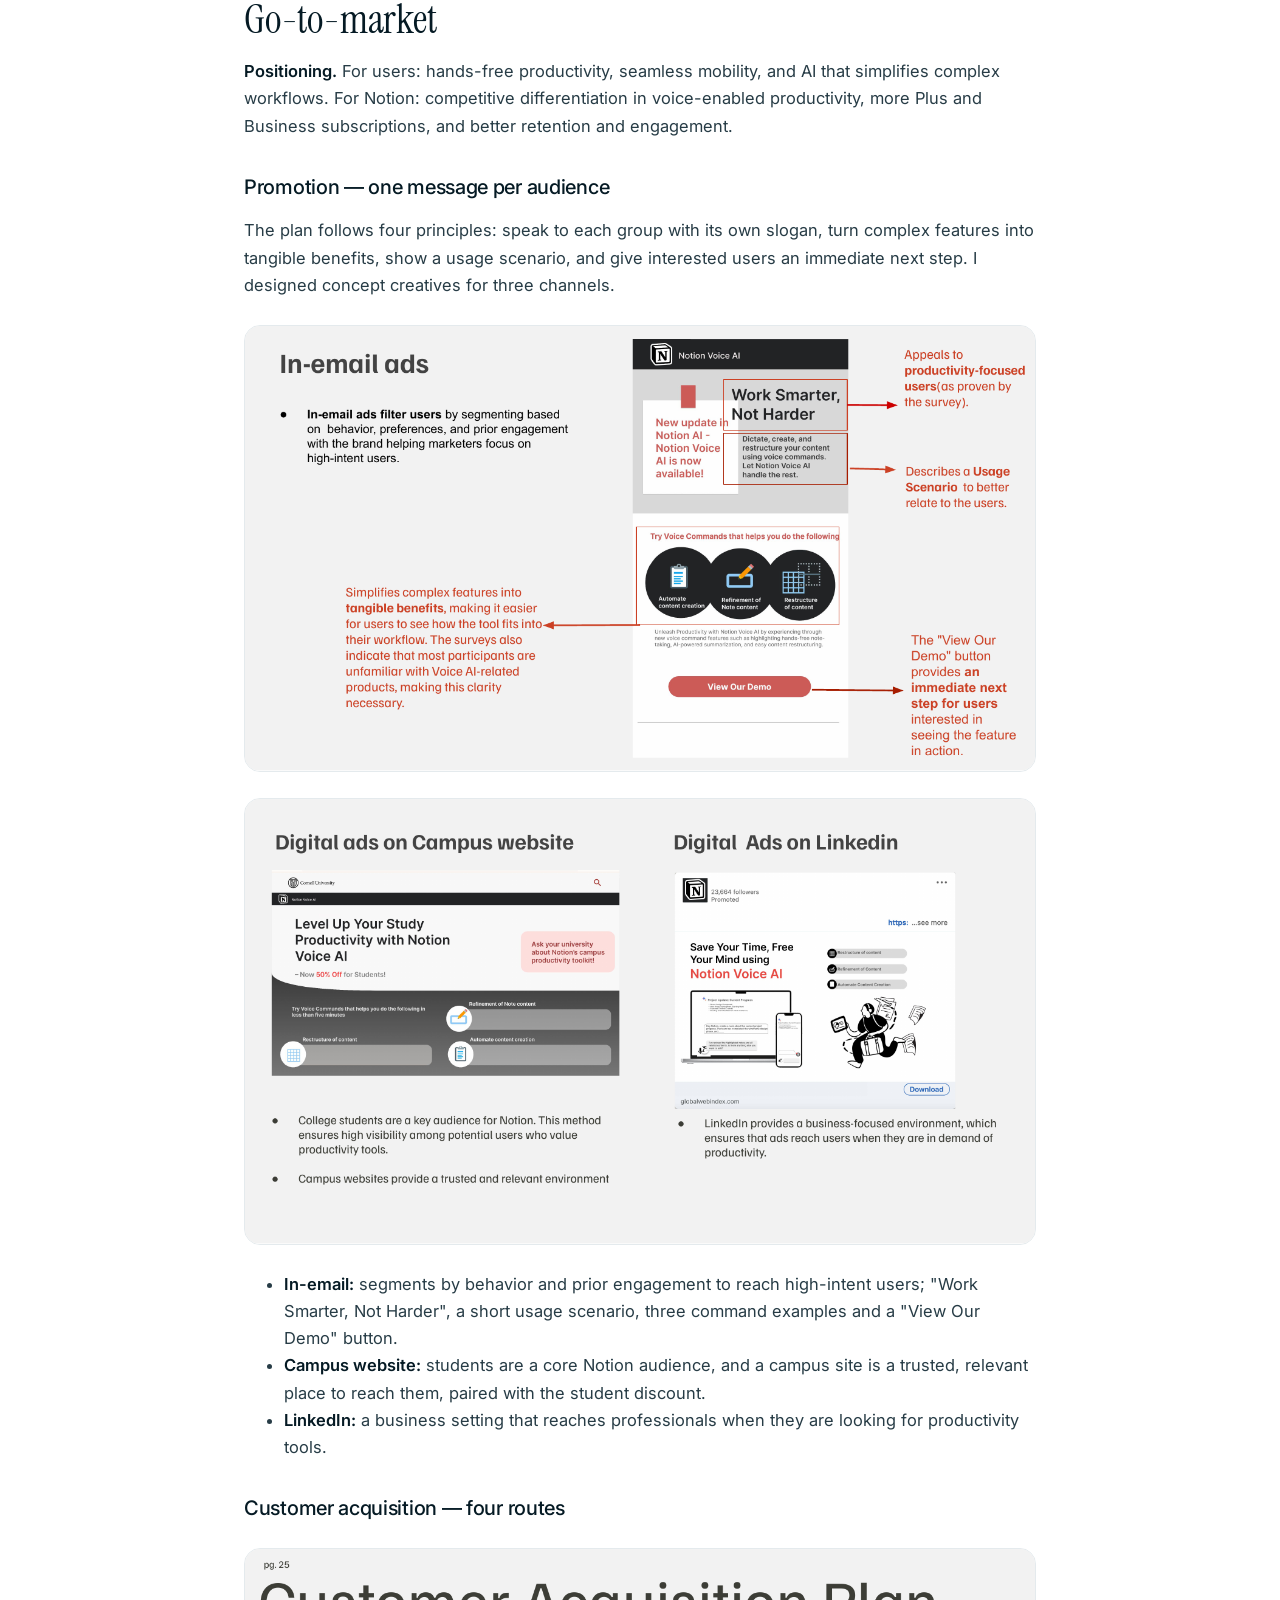
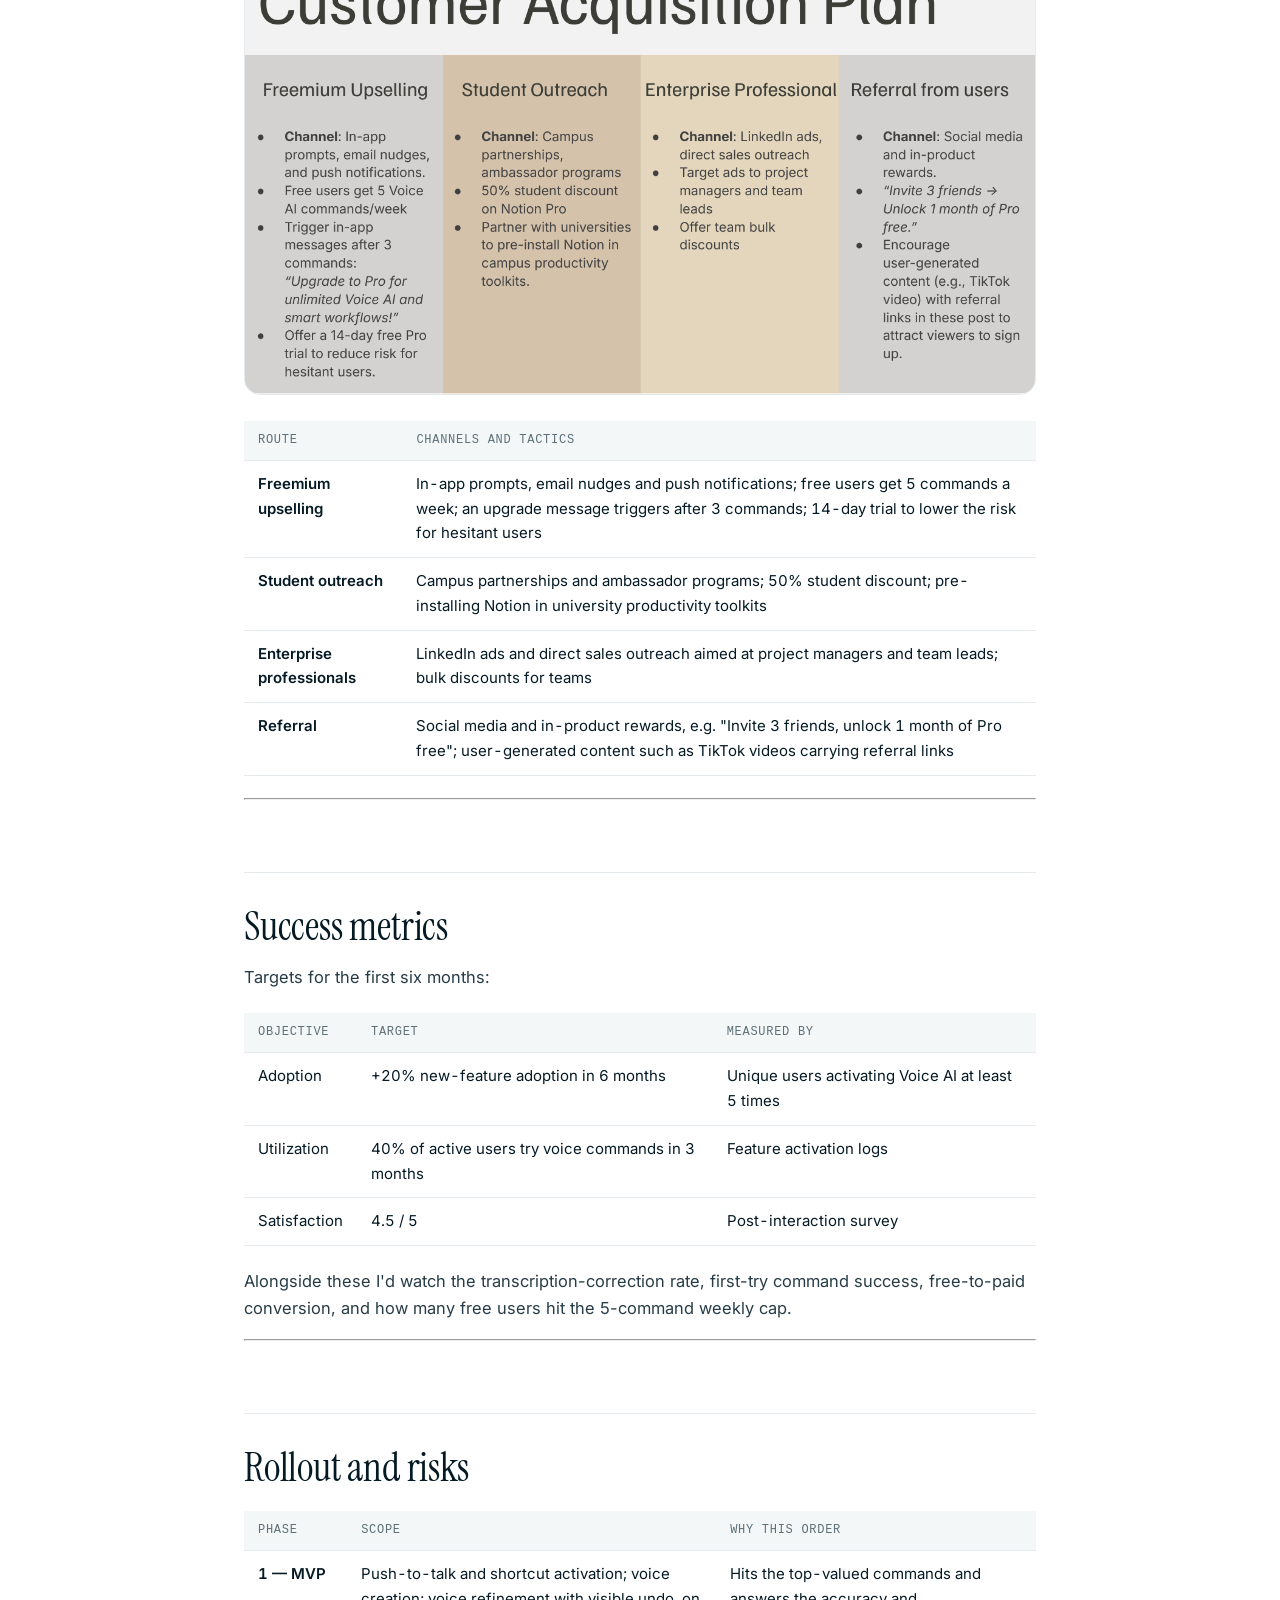
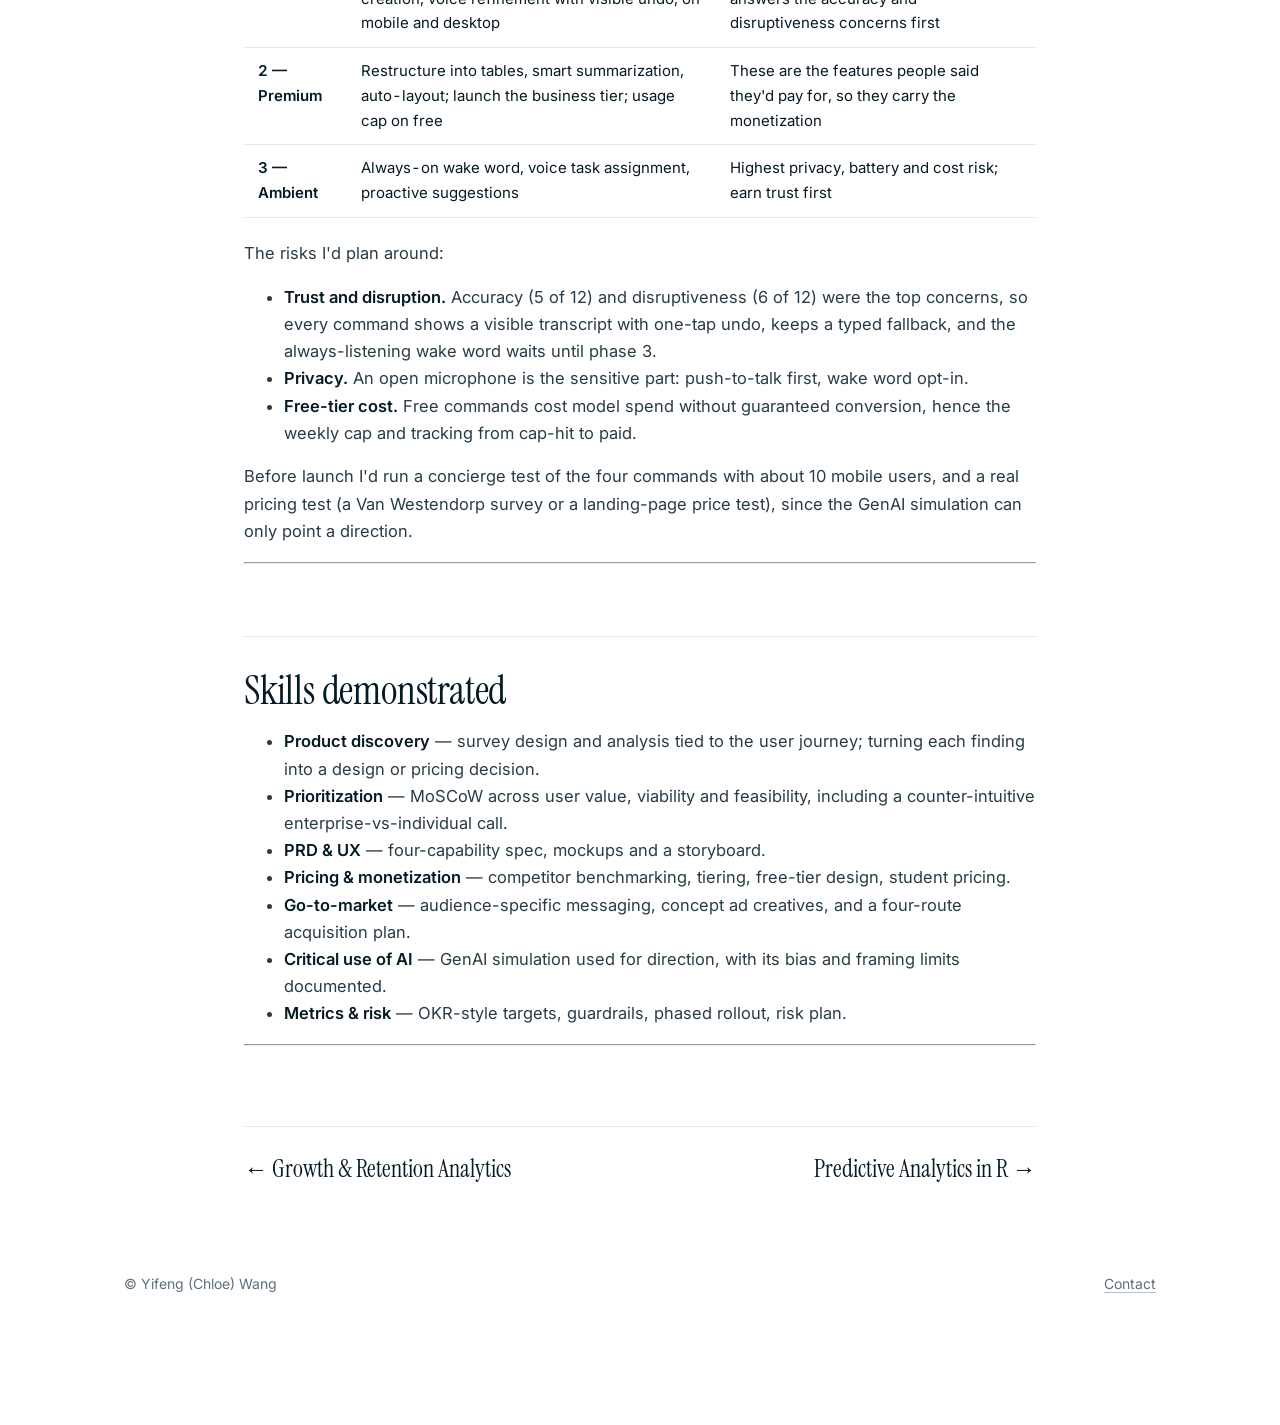
<file: projects/notion-voice-ai.html>
<!doctype html>
<html lang="en">
<head>
<meta charset="utf-8"><meta name="viewport" content="width=device-width, initial-scale=1">
<meta name="color-scheme" content="light dark">
<title>Notion Voice AI · Yifeng (Chloe) Wang</title>
<meta name="description" content="A product concept for adding voice-driven creation, editing and restructuring to Notion — from the first user problem to feature scope, pricing, go-to-market and a phased rollout.">
<link rel="preconnect" href="https://fonts.googleapis.com"><link rel="preconnect" href="https://fonts.gstatic.com" crossorigin>
<link rel="stylesheet" href="https://fonts.googleapis.com/css2?family=Inter:wght@400;500;600&family=Instrument+Serif:ital@0;1&display=swap">
<link rel="stylesheet" href="../css/style.css">
<script>document.documentElement.classList.add('js');setTimeout(function(){if(!window.__revealReady)document.documentElement.classList.add('reveal-fallback')},3000)</script>
</head>
<body>
<a class="skip" href="#main">Skip to main content</a>
<header class="site-header"><div class="wrap bar">
<a class="brand" href="../index.html">Yifeng (Chloe) Wang</a>
<span class="top-note">Business · Data · Product</span>
</div></header>
<main id="main" class="wrap article">
<p class="back"><a href="../index.html#projects"><span aria-hidden="true">←</span> All Projects</a></p>
<p class="kicker reveal">Product · AI</p>
<h1 class="reveal" style="--d:.08s">Notion Voice AI</h1>
<div class="lead reveal" style="--d:.16s"><p>A product concept for adding <strong>voice-driven creation, editing and restructuring</strong> to Notion — from the first user problem to feature scope, pricing, go-to-market and a phased rollout.</p></div>
<ul class="chips reveal" style="--d:.24s"><li>Product discovery</li><li>survey design &amp; analysis</li><li>prioritization (MoSCoW)</li><li>PRD &amp; UX storyboarding</li><li>pricing &amp; monetization</li><li>go-to-market &amp; customer acquisition</li><li>GenAI-assisted simulation</li><li>success metrics</li><li>risk planning</li></ul>
<div class="prose">
<h2>The problem</h2>
<p>Notion is powerful, but a lot of its everyday work is <strong>typing-heavy</strong>: creating pages, formatting, restructuring notes into tables, rearranging task lists. That is fine at a desk and painful on a phone, on a commute, or for anyone who finds typing hard. Respondents also pointed to two other issues: advanced features have a steep learning curve, and existing voice-to-text can't be trusted to be accurate or to structure what it hears.</p>
<p>The question: <strong>can voice turn Notion from "type and format" into "say it and get it organized" — and would people pay for that?</strong> This is a concept study; nothing here shipped, and success targets below are goals, not results.</p>
<hr />
<h2>Who it's for and what I learned</h2>
<p>I surveyed Notion users, mostly students (12–13 responses per question), and read the results against Notion's existing user journey (visit → create → organize → edit → collaborate → save &amp; share → re-engage). Three target segments: busy professionals, busy students, and users with accessibility needs.</p>
<p><img loading="lazy" alt="Survey signals" src="../assets/notion-voice-ai/chart-survey-signals.png" width="1900" height="919" /></p>
<p>What the answers said, and what I did with each:</p>
<div class="table-scroll"><table>
<thead>
<tr>
<th>Signal</th>
<th>Decision it drove</th>
</tr>
</thead>
<tbody>
<tr>
<td>9 of 12 manage tasks on their phone, more than laptop</td>
<td>Design mobile-first, ship on mobile and desktop together</td>
</tr>
<tr>
<td>10 of 12 have not used voice commands but are open to trying; 7 of 12 would use Voice AI in Notion</td>
<td>Demand is latent, not an existing habit → lower the cost of a first try (free tier and trial)</td>
</tr>
<tr>
<td>Top concerns: disruptiveness (6 of 12) and accuracy and reliability (5 of 12)</td>
<td>Make <strong>correction and refinement</strong> core, and start with push-to-talk and visible text instead of an always-listening mode</td>
</tr>
<tr>
<td>Most requested: hands-free activation, voice task execution, AI summarization</td>
<td>Core command set</td>
</tr>
<tr>
<td>Most willing to pay for: voice editing, summarization, auto-layout</td>
<td>Defines what goes in the paid tiers</td>
</tr>
<tr>
<td>7 of 13 prefer AI included in the subscription; 2 of 13 would not pay</td>
<td>Bundle into the subscription instead of selling a standalone add-on</td>
</tr>
</tbody>
</table></div>
<hr />
<h2>Key decision 1 — what to build, and what to leave out</h2>
<p>I scored four candidate features with MoSCoW against user value, business viability and technical feasibility.</p>
<p><img loading="lazy" alt="MoSCoW prioritization" src="../assets/notion-voice-ai/slide-moscow.png" width="1100" height="619" /></p>
<ul>
<li><strong>Voice AI — Must have.</strong> Fits the strongest research signals, buildable on existing speech-recognition and LLM capabilities, and has a clear paid-tier path. Notion-for-Apple-Watch feedback also pointed at demand for voice.</li>
<li><strong>Notion for Apple Watch — Should have.</strong> Real on-the-go value, but it reaches only smartwatch users and needs heavy UI and capital investment.</li>
<li><strong>Smart Database 2.0 — Should have.</strong> The surprise: research showed enterprise users don't want it (they already run specialized tools), while individuals do. That split kept it out of the first release.</li>
<li><strong>Gamified XP — Could have.</strong> Helps onboarding more than productivity; a later engagement play.</li>
</ul>
<hr />
<h2>The solution</h2>
<p>Voice AI extends Notion's existing AI entry point rather than adding a separate product. Four capabilities, each traced back to a research finding:</p>
<ol>
<li><strong>Create</strong> — say what the note should contain; Notion generates it in a predefined structure. <em>(automating note-taking and task management)</em></li>
<li><strong>Refine</strong> — highlight text, or name the area by voice, and direct edits; the AI can reference earlier documents for consistency. <em>(the accuracy concern → visible, reversible corrections)</em></li>
<li><strong>Restructure</strong> — turn a paragraph into a table, add rows or columns, autofill empty cells. <em>(task management is the dominant use case)</em></li>
<li><strong>Optimize</strong> — suggest better wording and elaborations for a highlighted section. <em>(summarization and auto-layout are what people would pay for)</em></li>
</ol>
<p><img loading="lazy" alt="Entry point — Voice AI sits next to Notion's existing AI actions" src="../assets/notion-voice-ai/01-entry-point.png" width="712" height="470" /></p>
<p><img loading="lazy" alt="Create — dictate a note, get structured content, with example commands on the right" src="../assets/notion-voice-ai/02-create-content.png" width="861" height="622" /></p>
<p><img loading="lazy" alt="Refine — highlight a section and direct the edit by voice" src="../assets/notion-voice-ai/03-refine-content.png" width="863" height="573" /></p>
<p><img loading="lazy" alt="Restructure — a paragraph becomes a table on request" src="../assets/notion-voice-ai/04-restructure-result.png" width="869" height="575" /></p>
<p><img loading="lazy" alt="Optimize — rephrase and elaborate a highlighted section" src="../assets/notion-voice-ai/05-optimize-suggestions.png" width="785" height="515" /></p>
<p>The storyboard follows one busy manager through the flow — creating a team update by voice, adjusting it, restructuring it into a table — finishing in about five minutes.</p>
<p><img loading="lazy" alt="Storyboard" src="../assets/notion-voice-ai/06-storyboard.png" width="1095" height="785" /></p>
<p>How each stage of the existing journey changes:</p>
<p><img loading="lazy" alt="Journey mapping — where Voice AI improves each stage" src="../assets/notion-voice-ai/slide-journey-mapping.png" width="1100" height="619" /></p>
<hr />
<h2>Key decision 2 — pricing: bundle it, tier it, and make the first try free</h2>
<p><strong>Benchmark.</strong> Comparable AI tools cluster between $10 and $20 a month: Nuclino Sidekick $10, Otter.ai $16.99, Amazon Alexa+ $19.99, ChatGPT Plus $20, with Jasper higher at $39. Most pair a free tier with $10–20 plans.</p>
<p><strong>Proposal.</strong>
- <strong>Free:</strong> 5 Voice AI commands a week, enough to build a habit and make losing access after the trial feel costly.
- <strong>Paid plan ($10 per seat per month, no price increase):</strong> core Voice AI — hands-free activation for content creation, voice editing and task execution, plus a 14-day free trial.
- <strong>Business tier ($15 per seat per month):</strong> advanced AI tools — smart summarization, auto-layout structuring, AI-generated reminders and voice-activated database syncing. Priced below competitors, aimed at power users and teams.
- <strong>Students:</strong> 50% discount.</p>
<p><img loading="lazy" alt="Pricing plan" src="../assets/notion-voice-ai/slide-proposed-pricing.png" width="1300" height="732" /></p>
<p>The logic is second-degree price discrimination: heavy users self-select into the higher tier, casual users stay free, and bundling matches the survey, where more respondents preferred AI included in the subscription than any other option.</p>
<h3>Testing the pricing with GenAI — and not trusting it blindly</h3>
<p>To pressure-test the packaging before any real-user test, I ran a willingness-to-pay simulation: GPT-4o and DeepSeek were given the survey findings and asked to act as a Notion user deciding between the free plan and the new paid options.</p>
<p><img loading="lazy" alt="Simulation results" src="../assets/notion-voice-ai/chart-wtp-simulation.png" width="1800" height="840" /></p>
<p>What happened, and what I concluded:
- As a <strong>student persona</strong>, GPT-4o rejected every paid plan (0 of 30) and kept asking for 40–60% discounts; DeepSeek converted 1 of 10. The model had defaulted to a "students are broke" stereotype.
- As a <strong>general user</strong>, 8 of 30 GPT-4o runs paid (6 for the base paid plan, 2 for the higher tier).
- When AI was framed as <strong>included in the paid plan</strong>, almost every run subscribed — but only after I re-stated that point in the prompt, even though it was already in the context. That makes the result partly a product of my wording.</p>
<p>So I used the simulation for <strong>direction, not for numbers</strong>: it supported bundling, a student discount and a trial, and it showed me where the method fails — it is highly sensitive to framing, stereotypes demographics, treats add-ons as standalone products, and can't model people who start paying only after they've used a feature. Any price point would need a real-user test (below) before launch.</p>
<hr />
<h2>Go-to-market</h2>
<p><strong>Positioning.</strong> For users: hands-free productivity, seamless mobility, and AI that simplifies complex workflows. For Notion: competitive differentiation in voice-enabled productivity, more Plus and Business subscriptions, and better retention and engagement.</p>
<h3>Promotion — one message per audience</h3>
<p>The plan follows four principles: speak to each group with its own slogan, turn complex features into tangible benefits, show a usage scenario, and give interested users an immediate next step. I designed concept creatives for three channels.</p>
<p><img loading="lazy" alt="In-email announcement with annotated design choices" src="../assets/notion-voice-ai/slide-ad-email.png" width="1300" height="732" /></p>
<p><img loading="lazy" alt="Campus website ad for students and LinkedIn ad for professionals" src="../assets/notion-voice-ai/slide-ad-campus-linkedin.png" width="1300" height="732" /></p>
<ul>
<li><strong>In-email:</strong> segments by behavior and prior engagement to reach high-intent users; "Work Smarter, Not Harder", a short usage scenario, three command examples and a "View Our Demo" button.</li>
<li><strong>Campus website:</strong> students are a core Notion audience, and a campus site is a trusted, relevant place to reach them, paired with the student discount.</li>
<li><strong>LinkedIn:</strong> a business setting that reaches professionals when they are looking for productivity tools.</li>
</ul>
<h3>Customer acquisition — four routes</h3>
<p><img loading="lazy" alt="Customer acquisition plan" src="../assets/notion-voice-ai/slide-acquisition-plan.png" width="1300" height="732" /></p>
<div class="table-scroll"><table>
<thead>
<tr>
<th>Route</th>
<th>Channels and tactics</th>
</tr>
</thead>
<tbody>
<tr>
<td><strong>Freemium upselling</strong></td>
<td>In-app prompts, email nudges and push notifications; free users get 5 commands a week; an upgrade message triggers after 3 commands; 14-day trial to lower the risk for hesitant users</td>
</tr>
<tr>
<td><strong>Student outreach</strong></td>
<td>Campus partnerships and ambassador programs; 50% student discount; pre-installing Notion in university productivity toolkits</td>
</tr>
<tr>
<td><strong>Enterprise professionals</strong></td>
<td>LinkedIn ads and direct sales outreach aimed at project managers and team leads; bulk discounts for teams</td>
</tr>
<tr>
<td><strong>Referral</strong></td>
<td>Social media and in-product rewards, e.g. "Invite 3 friends, unlock 1 month of Pro free"; user-generated content such as TikTok videos carrying referral links</td>
</tr>
</tbody>
</table></div>
<hr />
<h2>Success metrics</h2>
<p>Targets for the first six months:</p>
<div class="table-scroll"><table>
<thead>
<tr>
<th>Objective</th>
<th>Target</th>
<th>Measured by</th>
</tr>
</thead>
<tbody>
<tr>
<td>Adoption</td>
<td>+20% new-feature adoption in 6 months</td>
<td>Unique users activating Voice AI at least 5 times</td>
</tr>
<tr>
<td>Utilization</td>
<td>40% of active users try voice commands in 3 months</td>
<td>Feature activation logs</td>
</tr>
<tr>
<td>Satisfaction</td>
<td>4.5 / 5</td>
<td>Post-interaction survey</td>
</tr>
</tbody>
</table></div>
<p>Alongside these I'd watch the transcription-correction rate, first-try command success, free-to-paid conversion, and how many free users hit the 5-command weekly cap.</p>
<hr />
<h2>Rollout and risks</h2>
<div class="table-scroll"><table>
<thead>
<tr>
<th>Phase</th>
<th>Scope</th>
<th>Why this order</th>
</tr>
</thead>
<tbody>
<tr>
<td><strong>1 — MVP</strong></td>
<td>Push-to-talk and shortcut activation; voice creation; voice refinement with visible undo, on mobile and desktop</td>
<td>Hits the top-valued commands and answers the accuracy and disruptiveness concerns first</td>
</tr>
<tr>
<td><strong>2 — Premium</strong></td>
<td>Restructure into tables, smart summarization, auto-layout; launch the business tier; usage cap on free</td>
<td>These are the features people said they'd pay for, so they carry the monetization</td>
</tr>
<tr>
<td><strong>3 — Ambient</strong></td>
<td>Always-on wake word, voice task assignment, proactive suggestions</td>
<td>Highest privacy, battery and cost risk; earn trust first</td>
</tr>
</tbody>
</table></div>
<p>The risks I'd plan around:</p>
<ul>
<li><strong>Trust and disruption.</strong> Accuracy (5 of 12) and disruptiveness (6 of 12) were the top concerns, so every command shows a visible transcript with one-tap undo, keeps a typed fallback, and the always-listening wake word waits until phase 3.</li>
<li><strong>Privacy.</strong> An open microphone is the sensitive part: push-to-talk first, wake word opt-in.</li>
<li><strong>Free-tier cost.</strong> Free commands cost model spend without guaranteed conversion, hence the weekly cap and tracking from cap-hit to paid.</li>
</ul>
<p>Before launch I'd run a concierge test of the four commands with about 10 mobile users, and a real pricing test (a Van Westendorp survey or a landing-page price test), since the GenAI simulation can only point a direction.</p>
<hr />
<h2>Skills demonstrated</h2>
<ul>
<li><strong>Product discovery</strong> — survey design and analysis tied to the user journey; turning each finding into a design or pricing decision.</li>
<li><strong>Prioritization</strong> — MoSCoW across user value, viability and feasibility, including a counter-intuitive enterprise-vs-individual call.</li>
<li><strong>PRD &amp; UX</strong> — four-capability spec, mockups and a storyboard.</li>
<li><strong>Pricing &amp; monetization</strong> — competitor benchmarking, tiering, free-tier design, student pricing.</li>
<li><strong>Go-to-market</strong> — audience-specific messaging, concept ad creatives, and a four-route acquisition plan.</li>
<li><strong>Critical use of AI</strong> — GenAI simulation used for direction, with its bias and framing limits documented.</li>
<li><strong>Metrics &amp; risk</strong> — OKR-style targets, guardrails, phased rollout, risk plan.</li>
</ul>
<hr />
</div>
<nav class="pager" aria-label="Previous and next project"><a href="growth-retention-analytics.html"><span aria-hidden="true">←</span> Growth & Retention Analytics</a><a href="pta-r-analytics.html">Predictive Analytics in R <span aria-hidden="true">→</span></a></nav>
</main>
<footer class="site-footer"><div class="wrap"><span>© Yifeng (Chloe) Wang</span><a href="../index.html#contact">Contact</a></div></footer>
<nav class="dock" aria-label="Sections">
<a class="mark" href="../index.html" aria-label="Home">YW</a>
<a href="../index.html#projects">Projects</a>
<a class="hide-sm" href="../index.html#experience">Experience</a>
<a class="btn primary small" href="../index.html#contact">Contact</a>
</nav>
<script src="../js/main.js" defer></script>
</body>
</html>
</file>
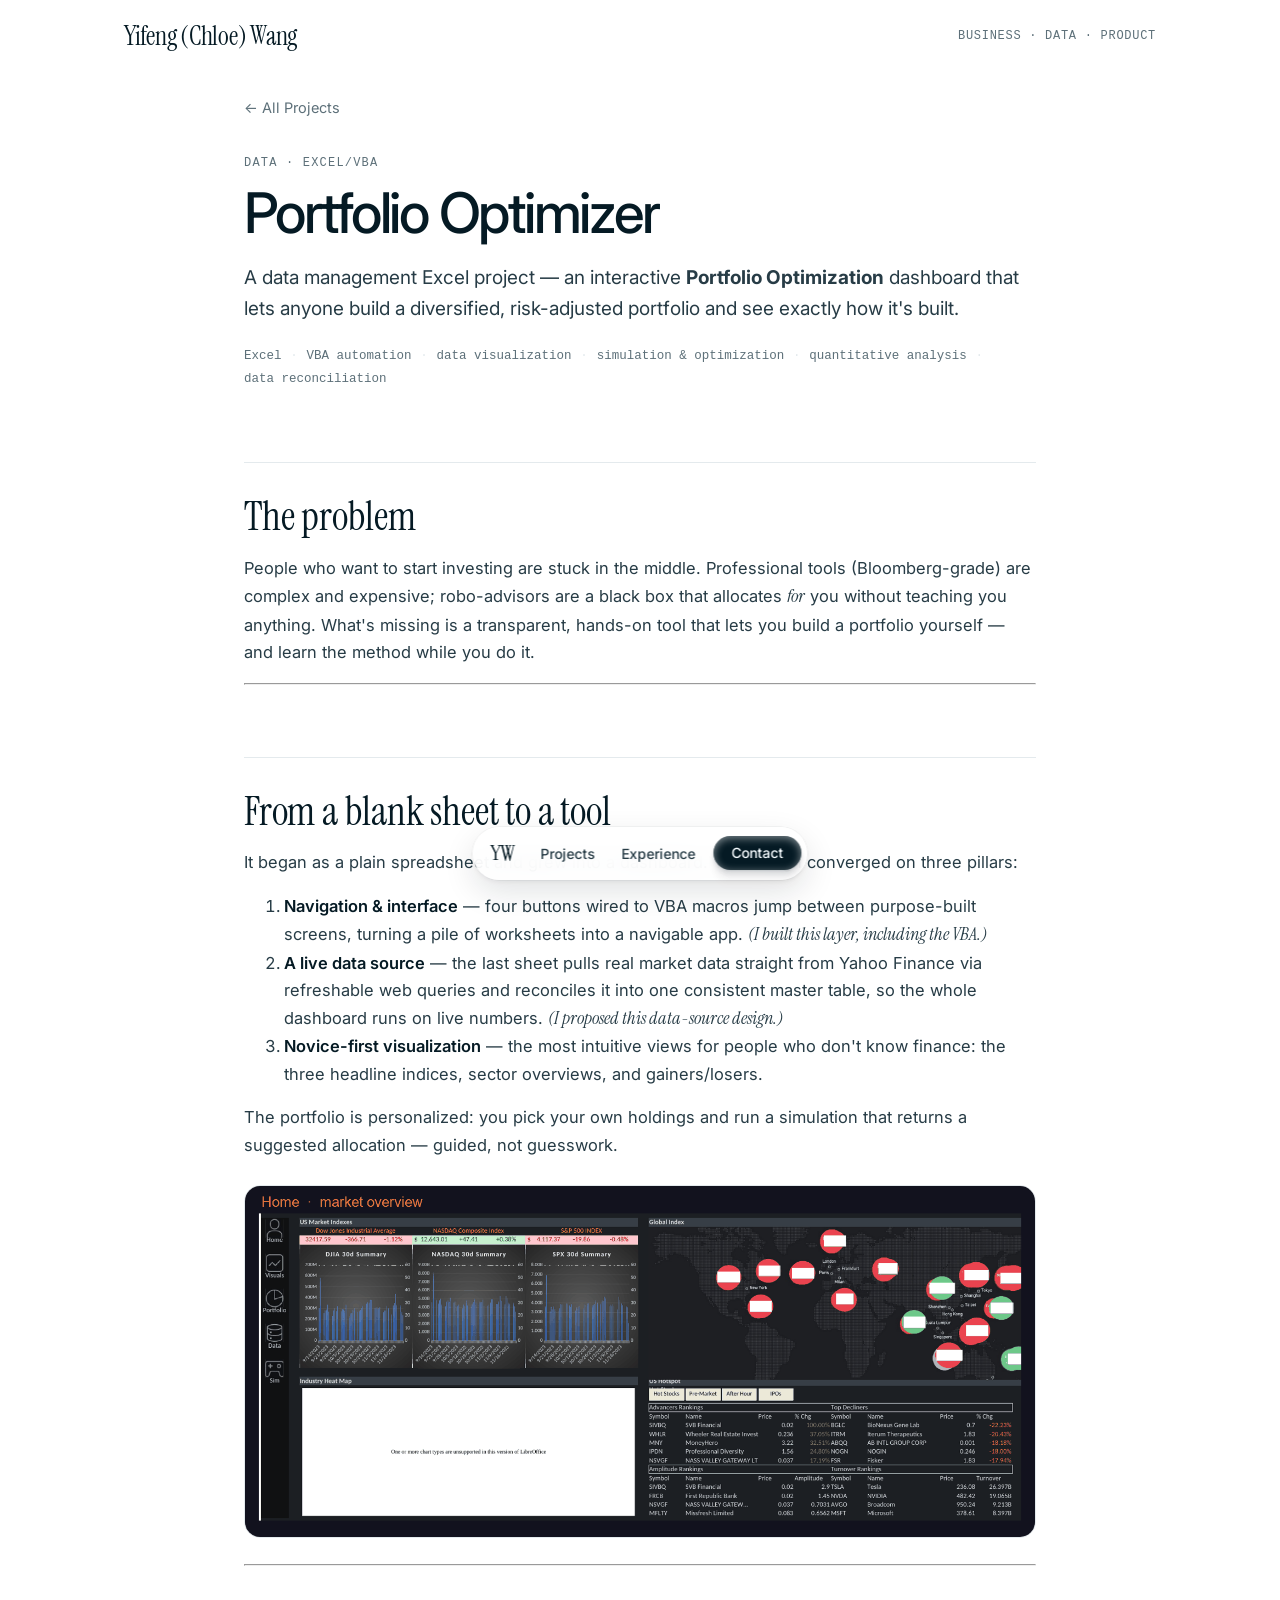
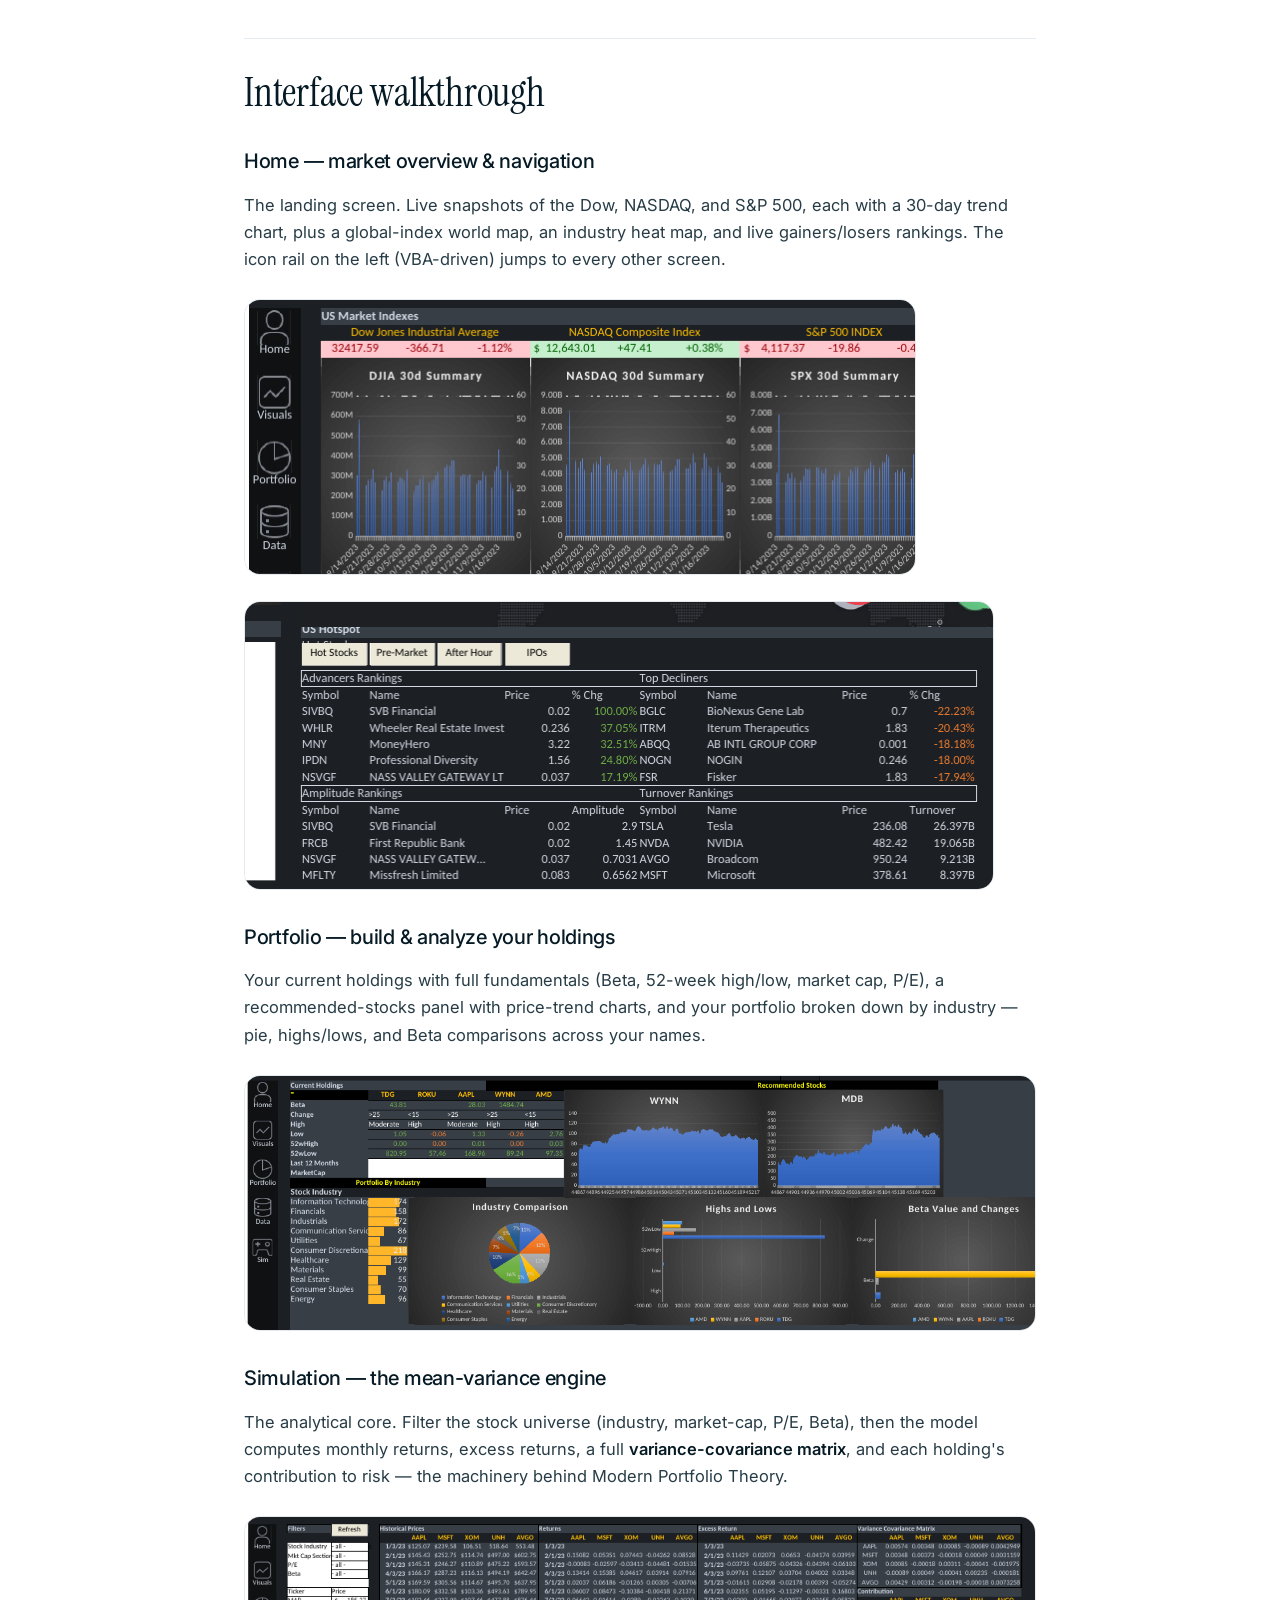
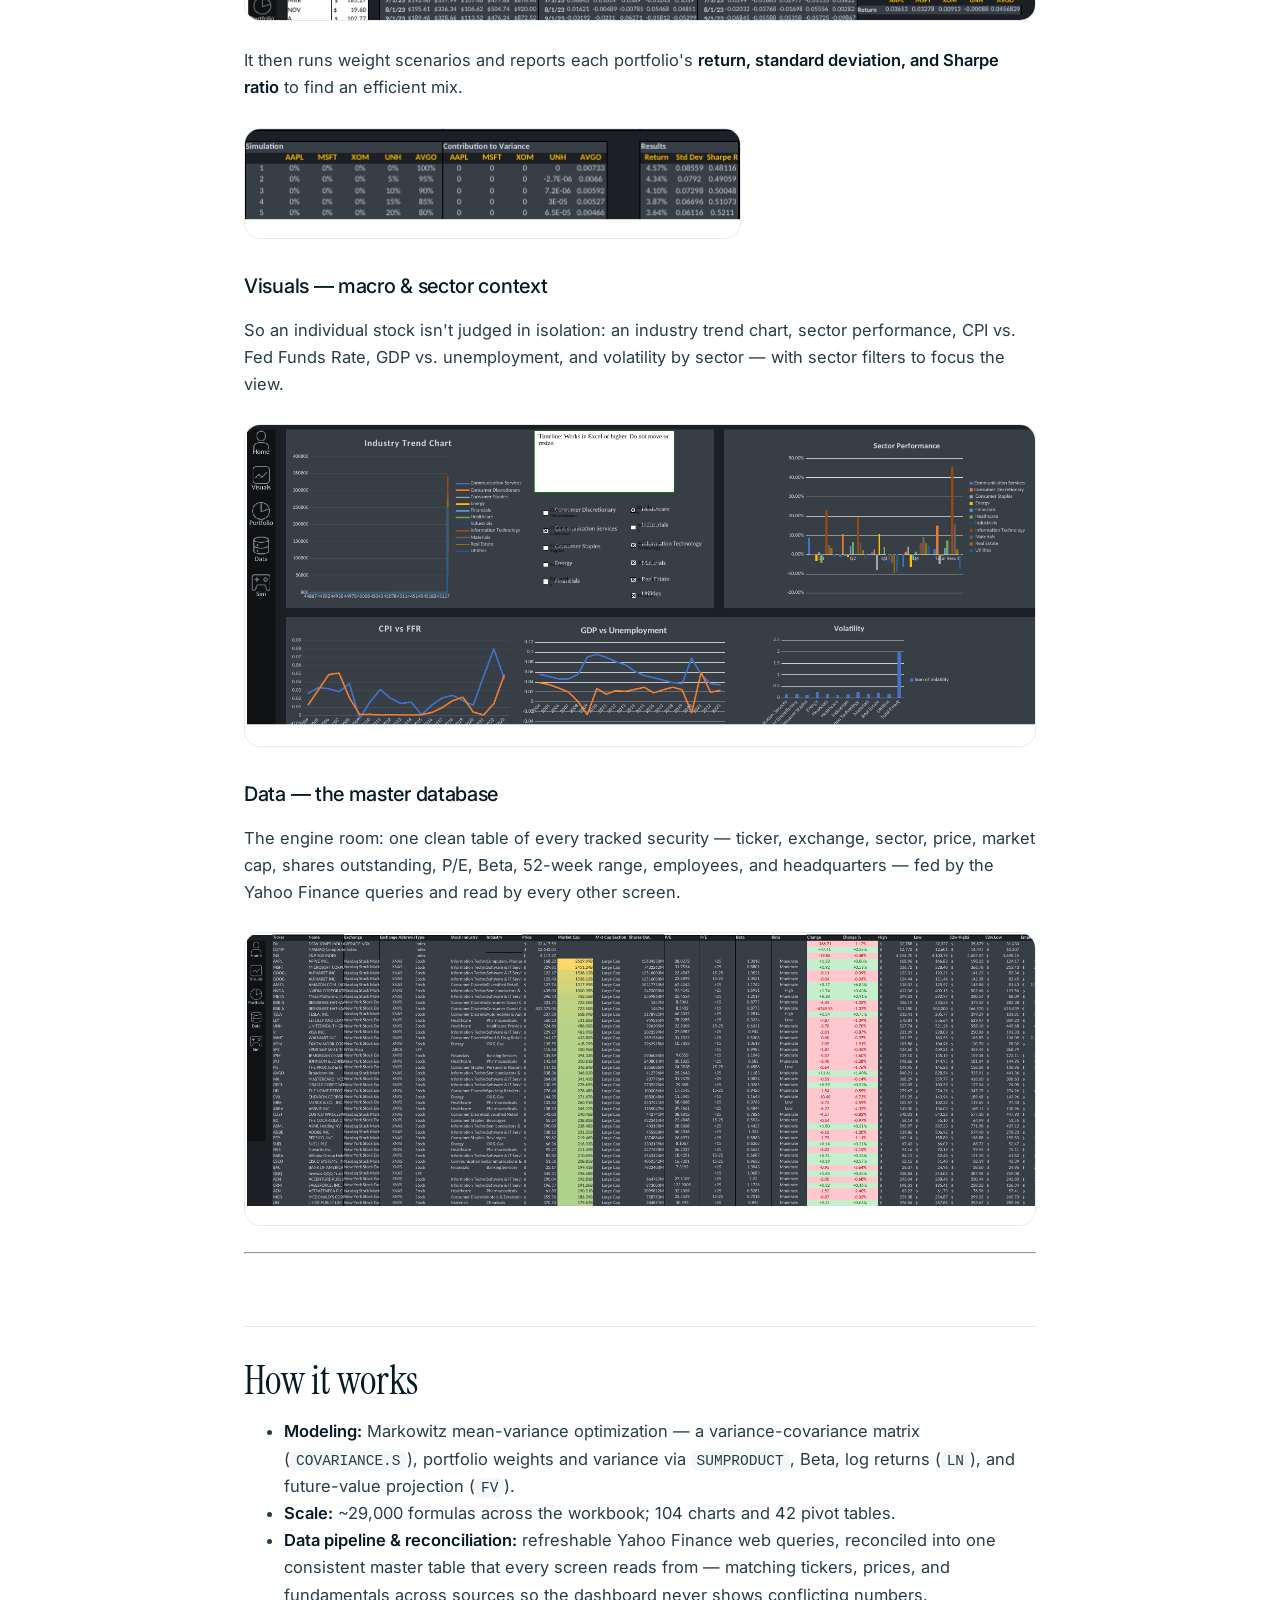
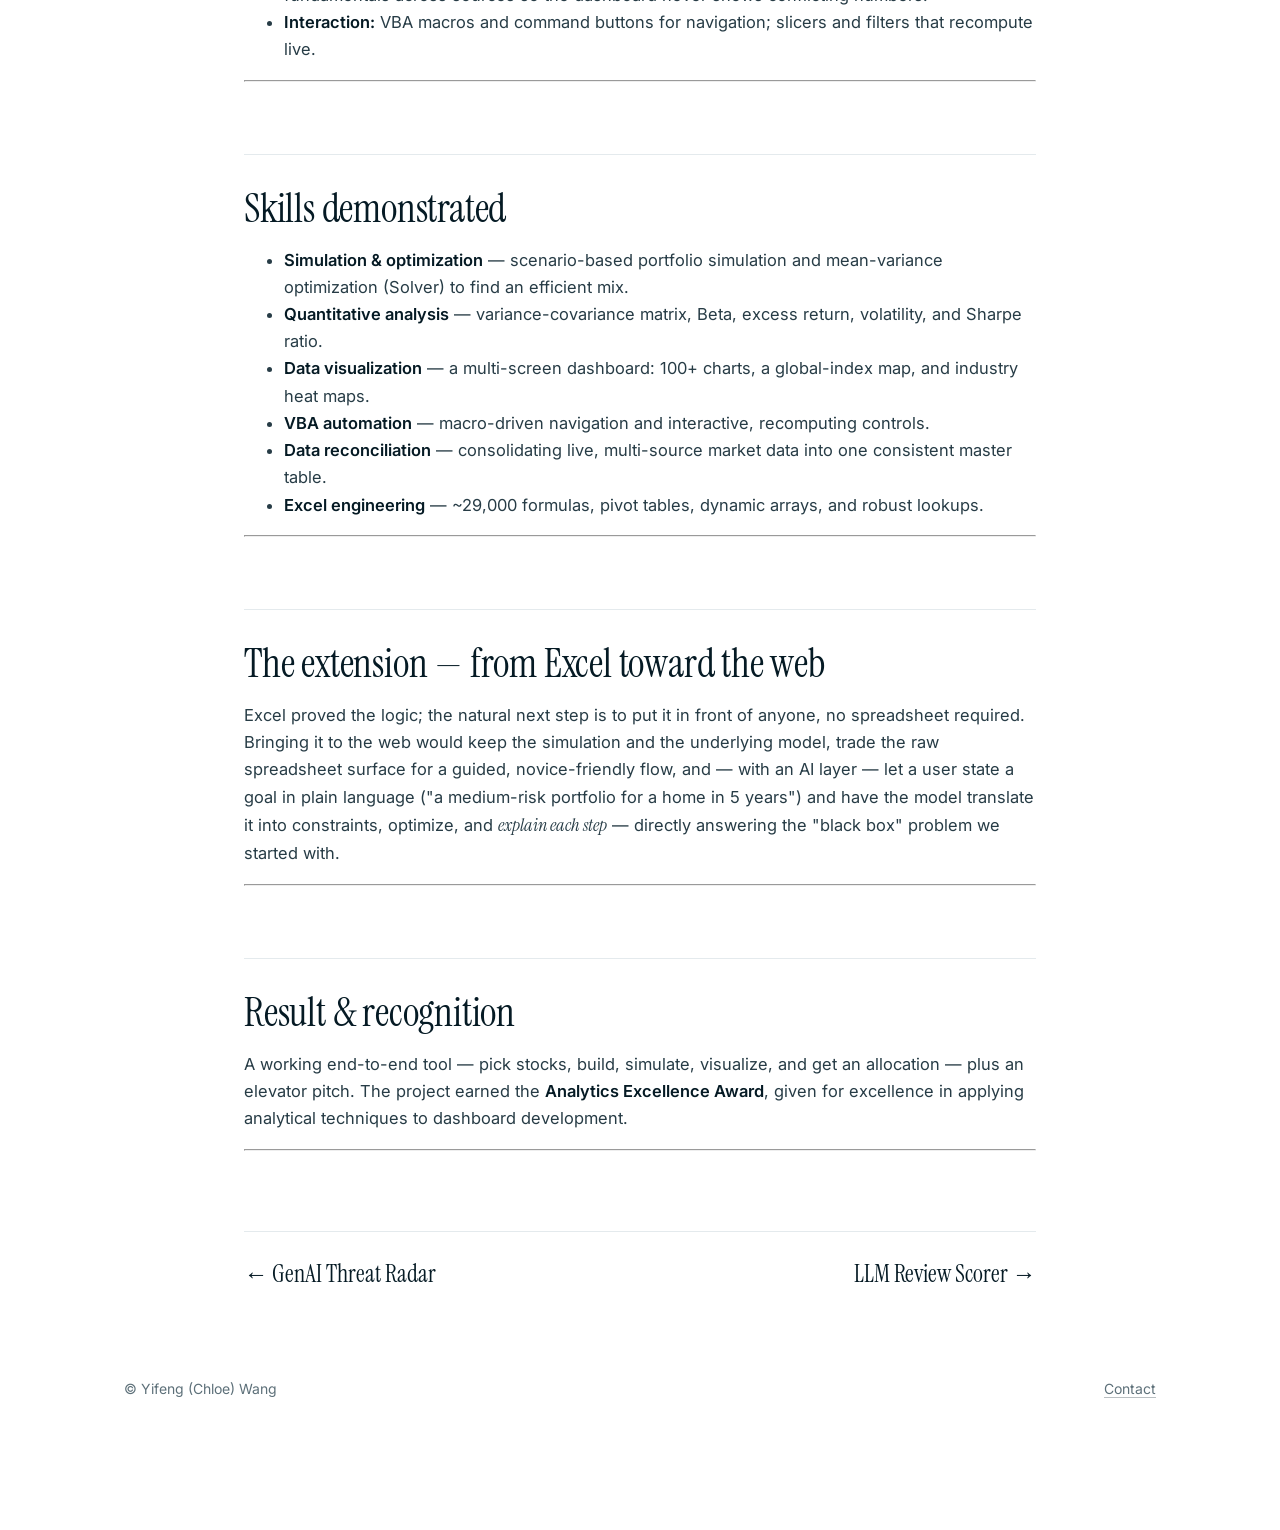
<file: projects/portfolio-optimizer.html>
<!doctype html>
<html lang="en">
<head>
<meta charset="utf-8"><meta name="viewport" content="width=device-width, initial-scale=1">
<meta name="color-scheme" content="light dark">
<title>Portfolio Optimizer · Yifeng (Chloe) Wang</title>
<meta name="description" content="A data management Excel project — an interactive Portfolio Optimization dashboard that lets anyone build a diversified, risk-adjusted portfolio and see exactly how it&#x27;s built.">
<link rel="preconnect" href="https://fonts.googleapis.com"><link rel="preconnect" href="https://fonts.gstatic.com" crossorigin>
<link rel="stylesheet" href="https://fonts.googleapis.com/css2?family=Inter:wght@400;500;600&family=Instrument+Serif:ital@0;1&display=swap">
<link rel="stylesheet" href="../css/style.css">
<script>document.documentElement.classList.add('js');setTimeout(function(){if(!window.__revealReady)document.documentElement.classList.add('reveal-fallback')},3000)</script>
</head>
<body>
<a class="skip" href="#main">Skip to main content</a>
<header class="site-header"><div class="wrap bar">
<a class="brand" href="../index.html">Yifeng (Chloe) Wang</a>
<span class="top-note">Business · Data · Product</span>
</div></header>
<main id="main" class="wrap article">
<p class="back"><a href="../index.html#projects"><span aria-hidden="true">←</span> All Projects</a></p>
<p class="kicker reveal">Data · Excel/VBA</p>
<h1 class="reveal" style="--d:.08s">Portfolio Optimizer</h1>
<div class="lead reveal" style="--d:.16s"><p>A data management Excel project — an interactive <strong>Portfolio Optimization</strong> dashboard that lets anyone build a diversified, risk-adjusted portfolio and see exactly how it's built.</p></div>
<ul class="chips reveal" style="--d:.24s"><li>Excel</li><li>VBA automation</li><li>data visualization</li><li>simulation &amp; optimization</li><li>quantitative analysis</li><li>data reconciliation</li></ul>
<div class="prose">
<h2>The problem</h2>
<p>People who want to start investing are stuck in the middle. Professional tools (Bloomberg-grade) are complex and expensive; robo-advisors are a black box that allocates <em>for</em> you without teaching you anything. What's missing is a transparent, hands-on tool that lets you build a portfolio yourself — and learn the method while you do it.</p>
<hr />
<h2>From a blank sheet to a tool</h2>
<p>It began as a plain spreadsheet and grew into a dashboard. The design converged on three pillars:</p>
<ol>
<li><strong>Navigation &amp; interface</strong> — four buttons wired to VBA macros jump between purpose-built screens, turning a pile of worksheets into a navigable app. <em>(I built this layer, including the VBA.)</em></li>
<li><strong>A live data source</strong> — the last sheet pulls real market data straight from Yahoo Finance via refreshable web queries and reconciles it into one consistent master table, so the whole dashboard runs on live numbers. <em>(I proposed this data-source design.)</em></li>
<li><strong>Novice-first visualization</strong> — the most intuitive views for people who don't know finance: the three headline indices, sector overviews, and gainers/losers.</li>
</ol>
<p>The portfolio is personalized: you pick your own holdings and run a simulation that returns a suggested allocation — guided, not guesswork.</p>
<p><img loading="lazy" alt="Walkthrough of the five interfaces" src="../assets/excel-optimizer/demo-walkthrough.gif" width="1440" height="640" /></p>
<hr />
<h2>Interface walkthrough</h2>
<h3>Home — market overview &amp; navigation</h3>
<p>The landing screen. Live snapshots of the Dow, NASDAQ, and S&amp;P 500, each with a 30-day trend chart, plus a global-index world map, an industry heat map, and live gainers/losers rankings. The icon rail on the left (VBA-driven) jumps to every other screen.</p>
<p><img loading="lazy" alt="Home overview — indices and 30-day trend charts" src="../assets/excel-optimizer/01-home-overview.png" width="672" height="275" /></p>
<p><img loading="lazy" alt="Home — live gainers, decliners, amplitude and turnover rankings" src="../assets/excel-optimizer/02-home-rankings.png" width="750" height="287" /></p>
<h3>Portfolio — build &amp; analyze your holdings</h3>
<p>Your current holdings with full fundamentals (Beta, 52-week high/low, market cap, P/E), a recommended-stocks panel with price-trend charts, and your portfolio broken down by industry — pie, highs/lows, and Beta comparisons across your names.</p>
<p><img loading="lazy" alt="Portfolio — holdings, recommendations, and industry breakdown" src="../assets/excel-optimizer/03-portfolio.png" width="1217" height="392" /></p>
<h3>Simulation — the mean-variance engine</h3>
<p>The analytical core. Filter the stock universe (industry, market-cap, P/E, Beta), then the model computes monthly returns, excess returns, a full <strong>variance-covariance matrix</strong>, and each holding's contribution to risk — the machinery behind Modern Portfolio Theory.</p>
<p><img loading="lazy" alt="Simulation — returns, excess return, variance-covariance matrix, contribution" src="../assets/excel-optimizer/04-simulation-engine.png" width="984" height="128" /></p>
<p>It then runs weight scenarios and reports each portfolio's <strong>return, standard deviation, and Sharpe ratio</strong> to find an efficient mix.</p>
<p><img loading="lazy" alt="Simulation — scenario weights and results (return / std dev / Sharpe)" src="../assets/excel-optimizer/05-simulation-results.png" width="497" height="110" /></p>
<h3>Visuals — macro &amp; sector context</h3>
<p>So an individual stock isn't judged in isolation: an industry trend chart, sector performance, CPI vs. Fed Funds Rate, GDP vs. unemployment, and volatility by sector — with sector filters to focus the view.</p>
<p><img loading="lazy" alt="Visuals — macro and sector charts" src="../assets/excel-optimizer/06-visuals.png" width="1424" height="578" /></p>
<h3>Data — the master database</h3>
<p>The engine room: one clean table of every tracked security — ticker, exchange, sector, price, market cap, shares outstanding, P/E, Beta, 52-week range, employees, and headquarters — fed by the Yahoo Finance queries and read by every other screen.</p>
<p><img loading="lazy" alt="Data — master stock database" src="../assets/excel-optimizer/07-data.png" width="1550" height="572" /></p>
<hr />
<h2>How it works</h2>
<ul>
<li><strong>Modeling:</strong> Markowitz mean-variance optimization — a variance-covariance matrix (<code>COVARIANCE.S</code>), portfolio weights and variance via <code>SUMPRODUCT</code>, Beta, log returns (<code>LN</code>), and future-value projection (<code>FV</code>).</li>
<li><strong>Scale:</strong> ~29,000 formulas across the workbook; 104 charts and 42 pivot tables.</li>
<li><strong>Data pipeline &amp; reconciliation:</strong> refreshable Yahoo Finance web queries, reconciled into one consistent master table that every screen reads from — matching tickers, prices, and fundamentals across sources so the dashboard never shows conflicting numbers.</li>
<li><strong>Interaction:</strong> VBA macros and command buttons for navigation; slicers and filters that recompute live.</li>
</ul>
<hr />
<h2>Skills demonstrated</h2>
<ul>
<li><strong>Simulation &amp; optimization</strong> — scenario-based portfolio simulation and mean-variance optimization (Solver) to find an efficient mix.</li>
<li><strong>Quantitative analysis</strong> — variance-covariance matrix, Beta, excess return, volatility, and Sharpe ratio.</li>
<li><strong>Data visualization</strong> — a multi-screen dashboard: 100+ charts, a global-index map, and industry heat maps.</li>
<li><strong>VBA automation</strong> — macro-driven navigation and interactive, recomputing controls.</li>
<li><strong>Data reconciliation</strong> — consolidating live, multi-source market data into one consistent master table.</li>
<li><strong>Excel engineering</strong> — ~29,000 formulas, pivot tables, dynamic arrays, and robust lookups.</li>
</ul>
<hr />
<h2>The extension — from Excel toward the web</h2>
<p>Excel proved the logic; the natural next step is to put it in front of anyone, no spreadsheet required. Bringing it to the web would keep the simulation and the underlying model, trade the raw spreadsheet surface for a guided, novice-friendly flow, and — with an AI layer — let a user state a goal in plain language ("a medium-risk portfolio for a home in 5 years") and have the model translate it into constraints, optimize, and <em>explain each step</em> — directly answering the "black box" problem we started with.</p>
<hr />
<h2>Result &amp; recognition</h2>
<p>A working end-to-end tool — pick stocks, build, simulate, visualize, and get an allocation — plus an elevator pitch. The project earned the <strong>Analytics Excellence Award</strong>, given for excellence in applying analytical techniques to dashboard development.</p>
<hr />
</div>
<nav class="pager" aria-label="Previous and next project"><a href="genai-threat-radar.html"><span aria-hidden="true">←</span> GenAI Threat Radar</a><a href="llm-review-scorer.html">LLM Review Scorer <span aria-hidden="true">→</span></a></nav>
</main>
<footer class="site-footer"><div class="wrap"><span>© Yifeng (Chloe) Wang</span><a href="../index.html#contact">Contact</a></div></footer>
<nav class="dock" aria-label="Sections">
<a class="mark" href="../index.html" aria-label="Home">YW</a>
<a href="../index.html#projects">Projects</a>
<a class="hide-sm" href="../index.html#experience">Experience</a>
<a class="btn primary small" href="../index.html#contact">Contact</a>
</nav>
<script src="../js/main.js" defer></script>
</body>
</html>
</file>
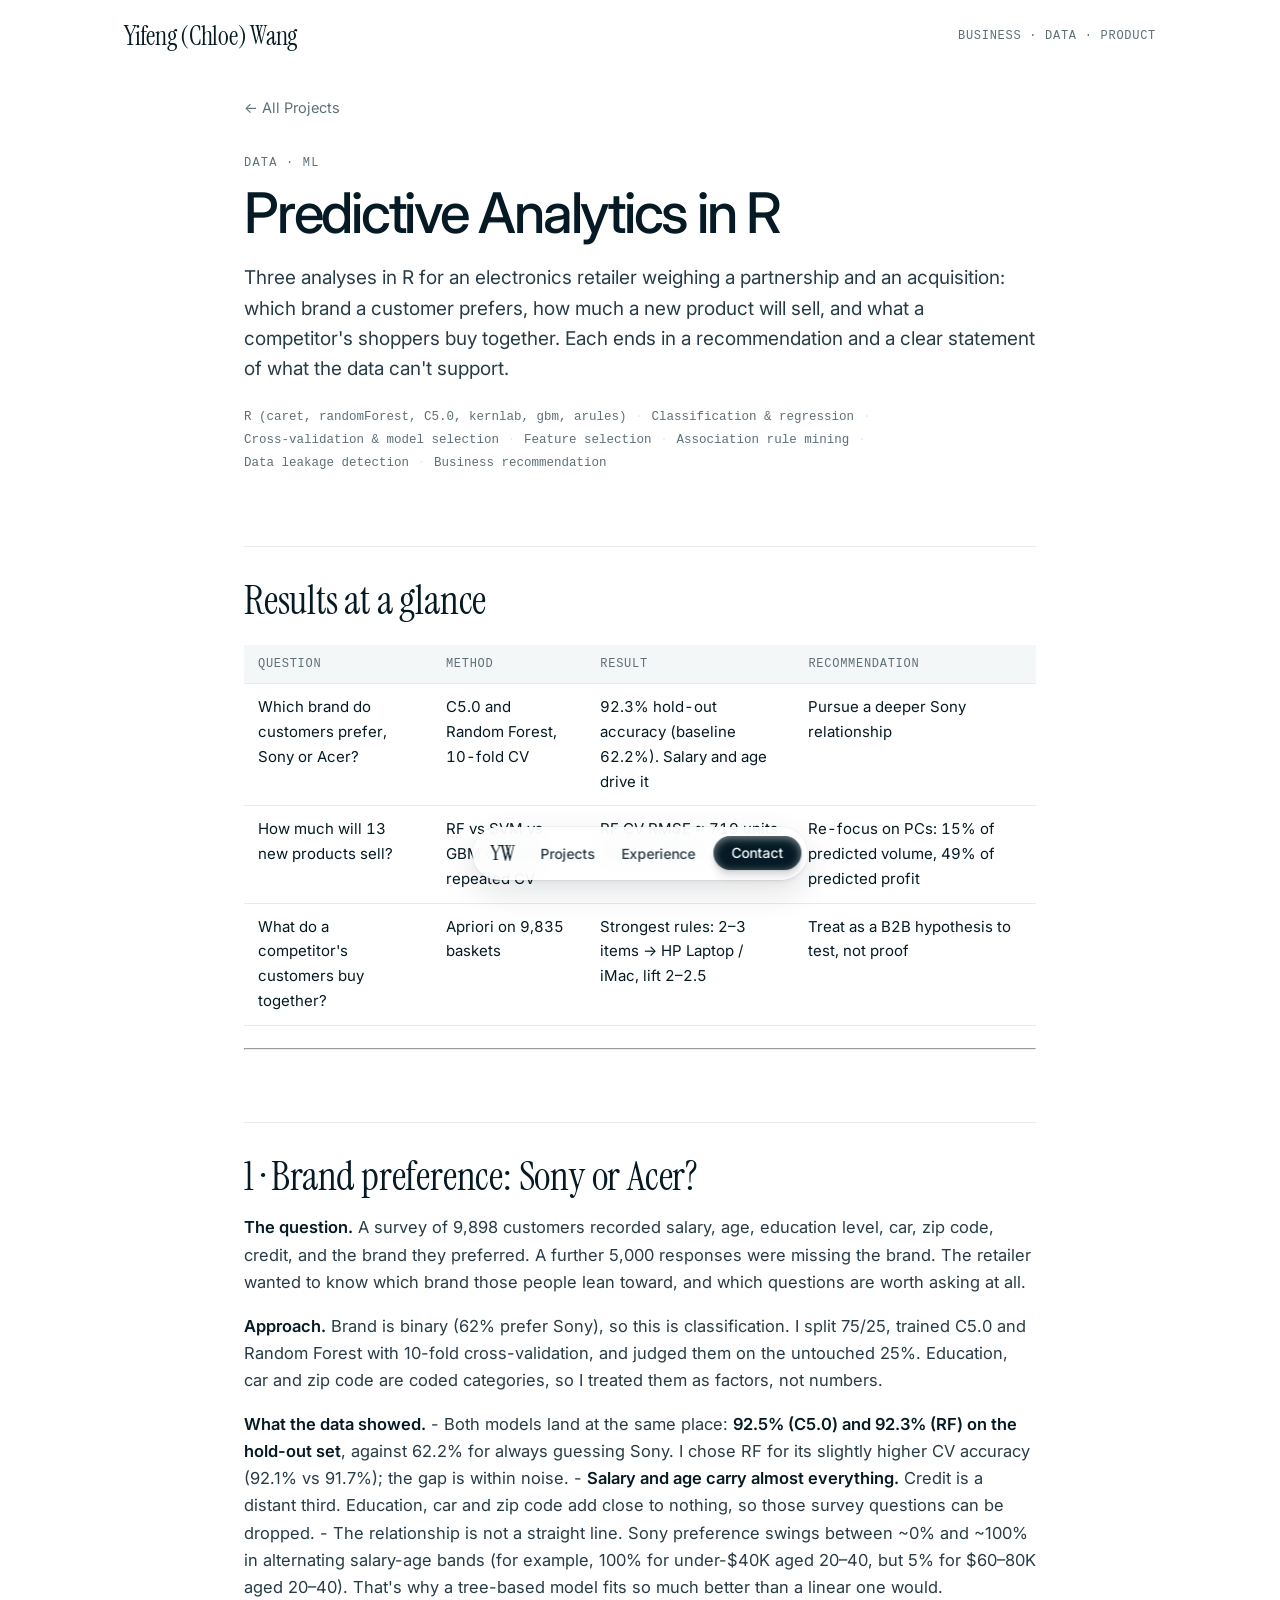
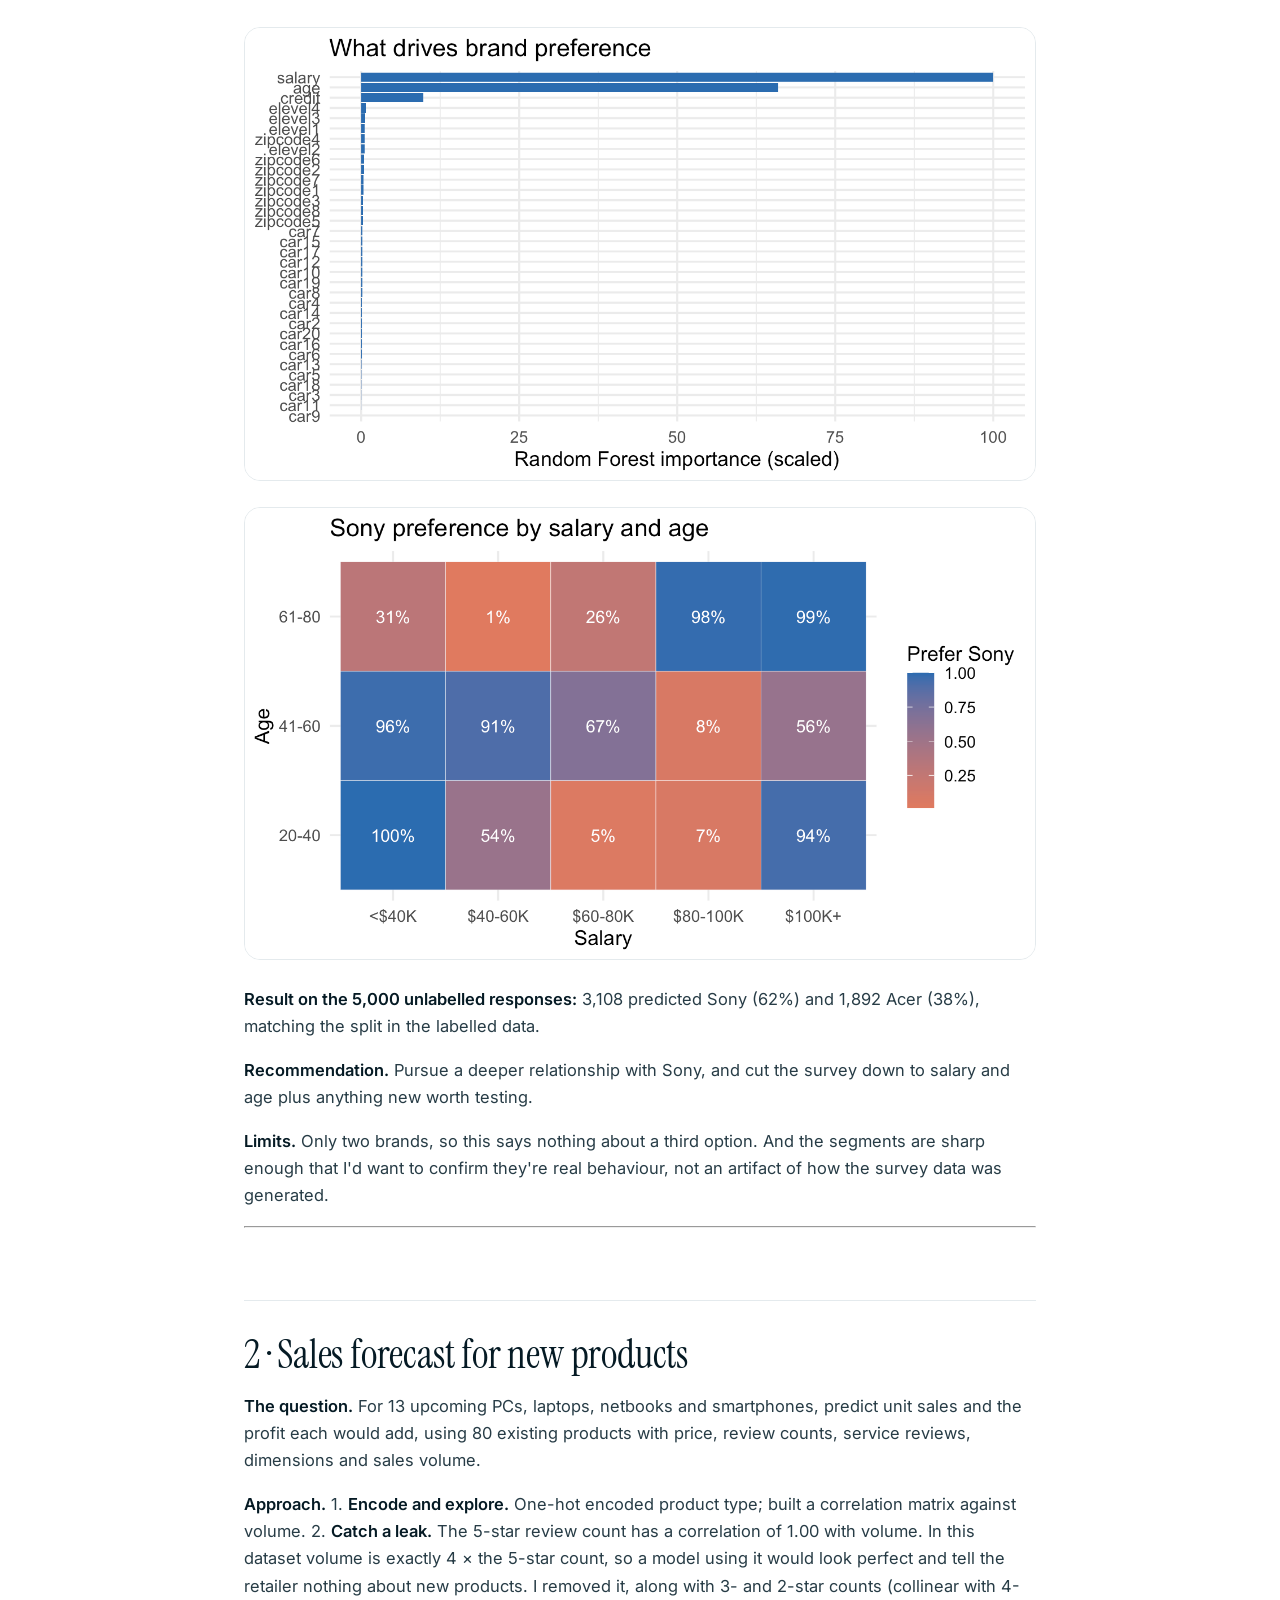
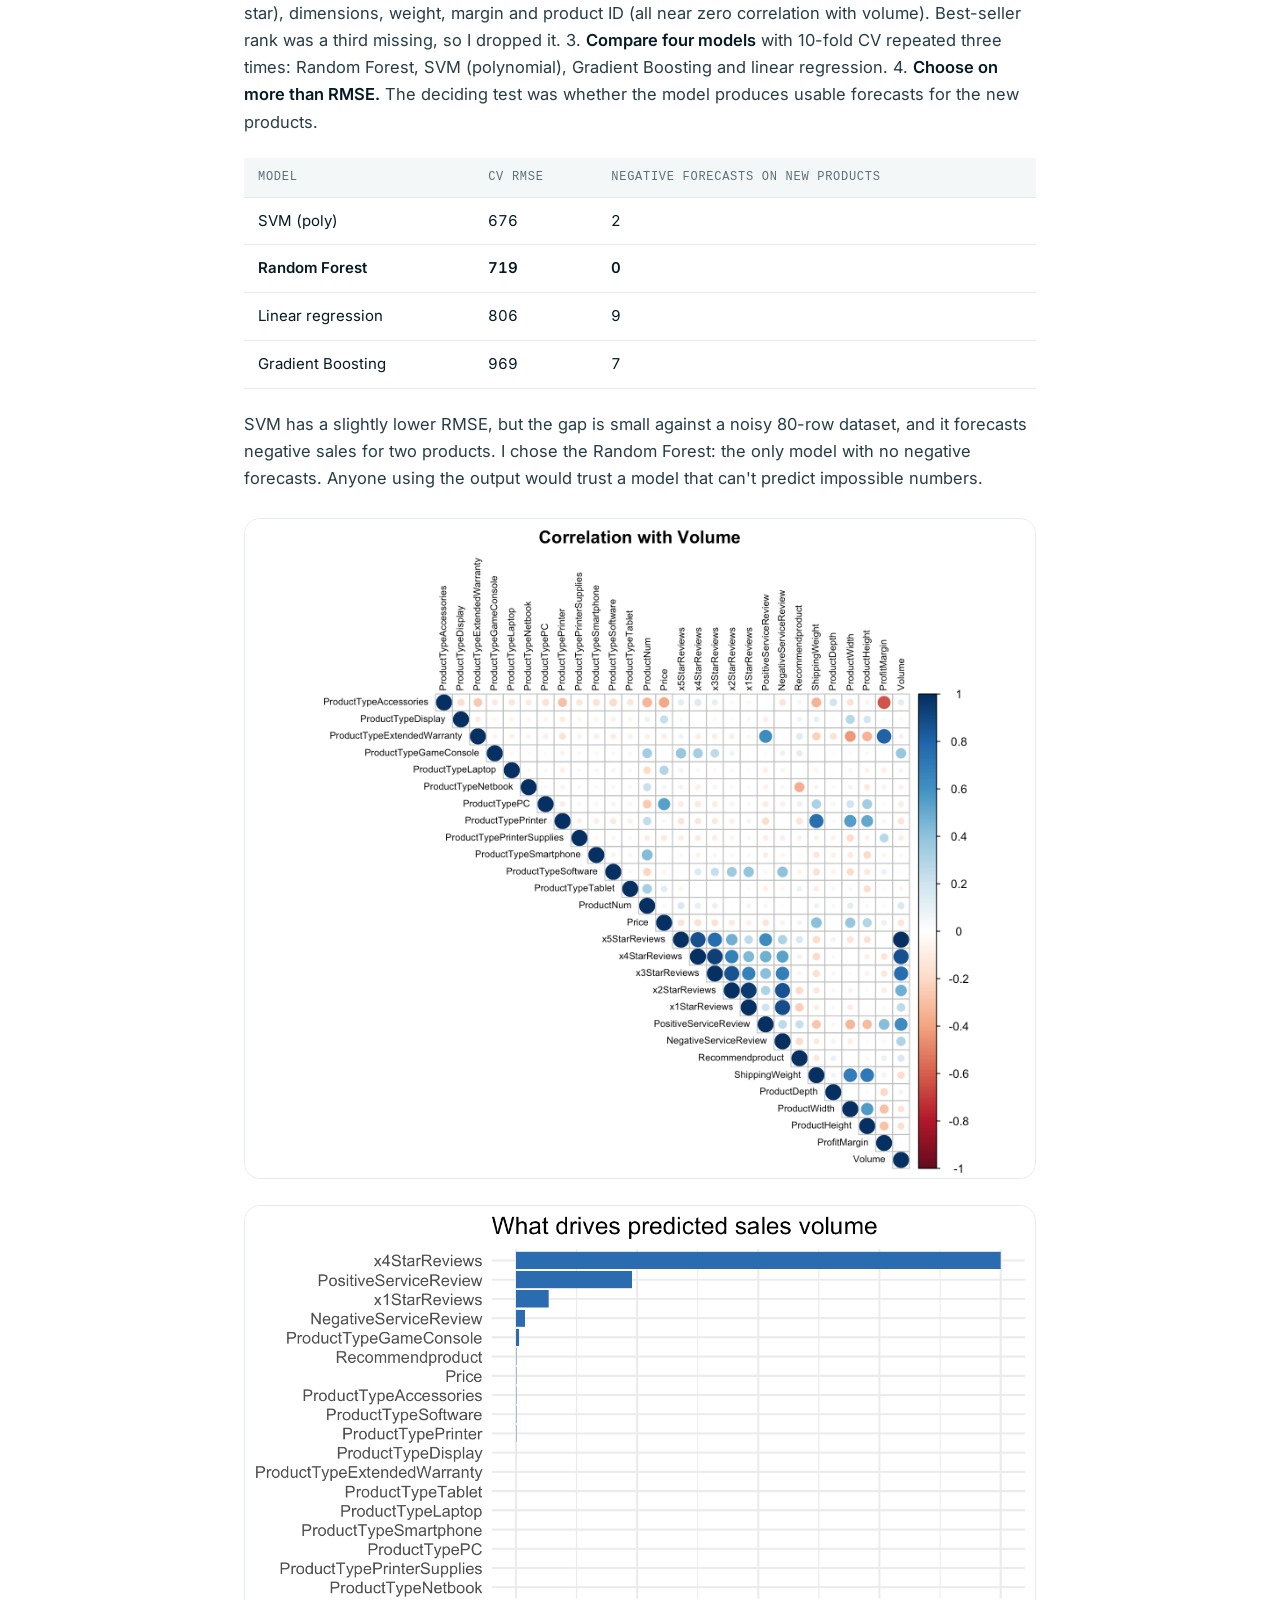
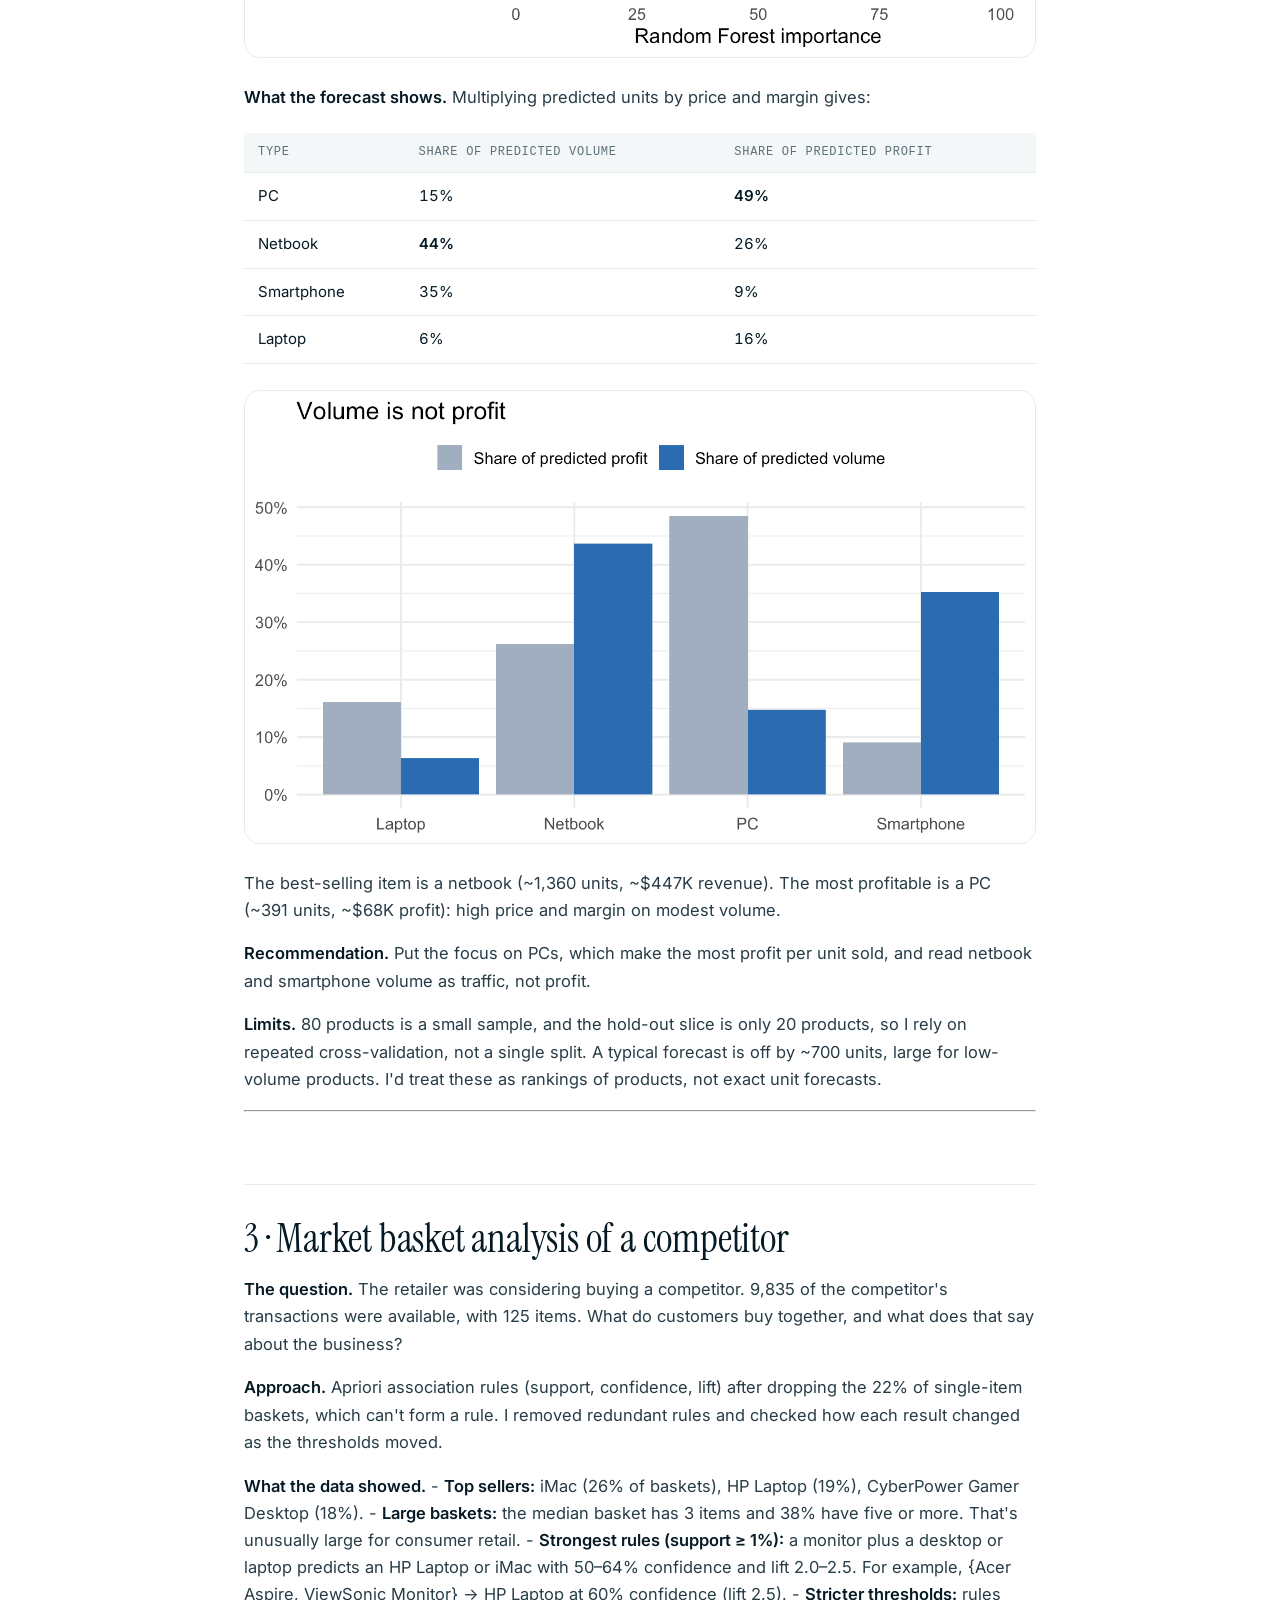
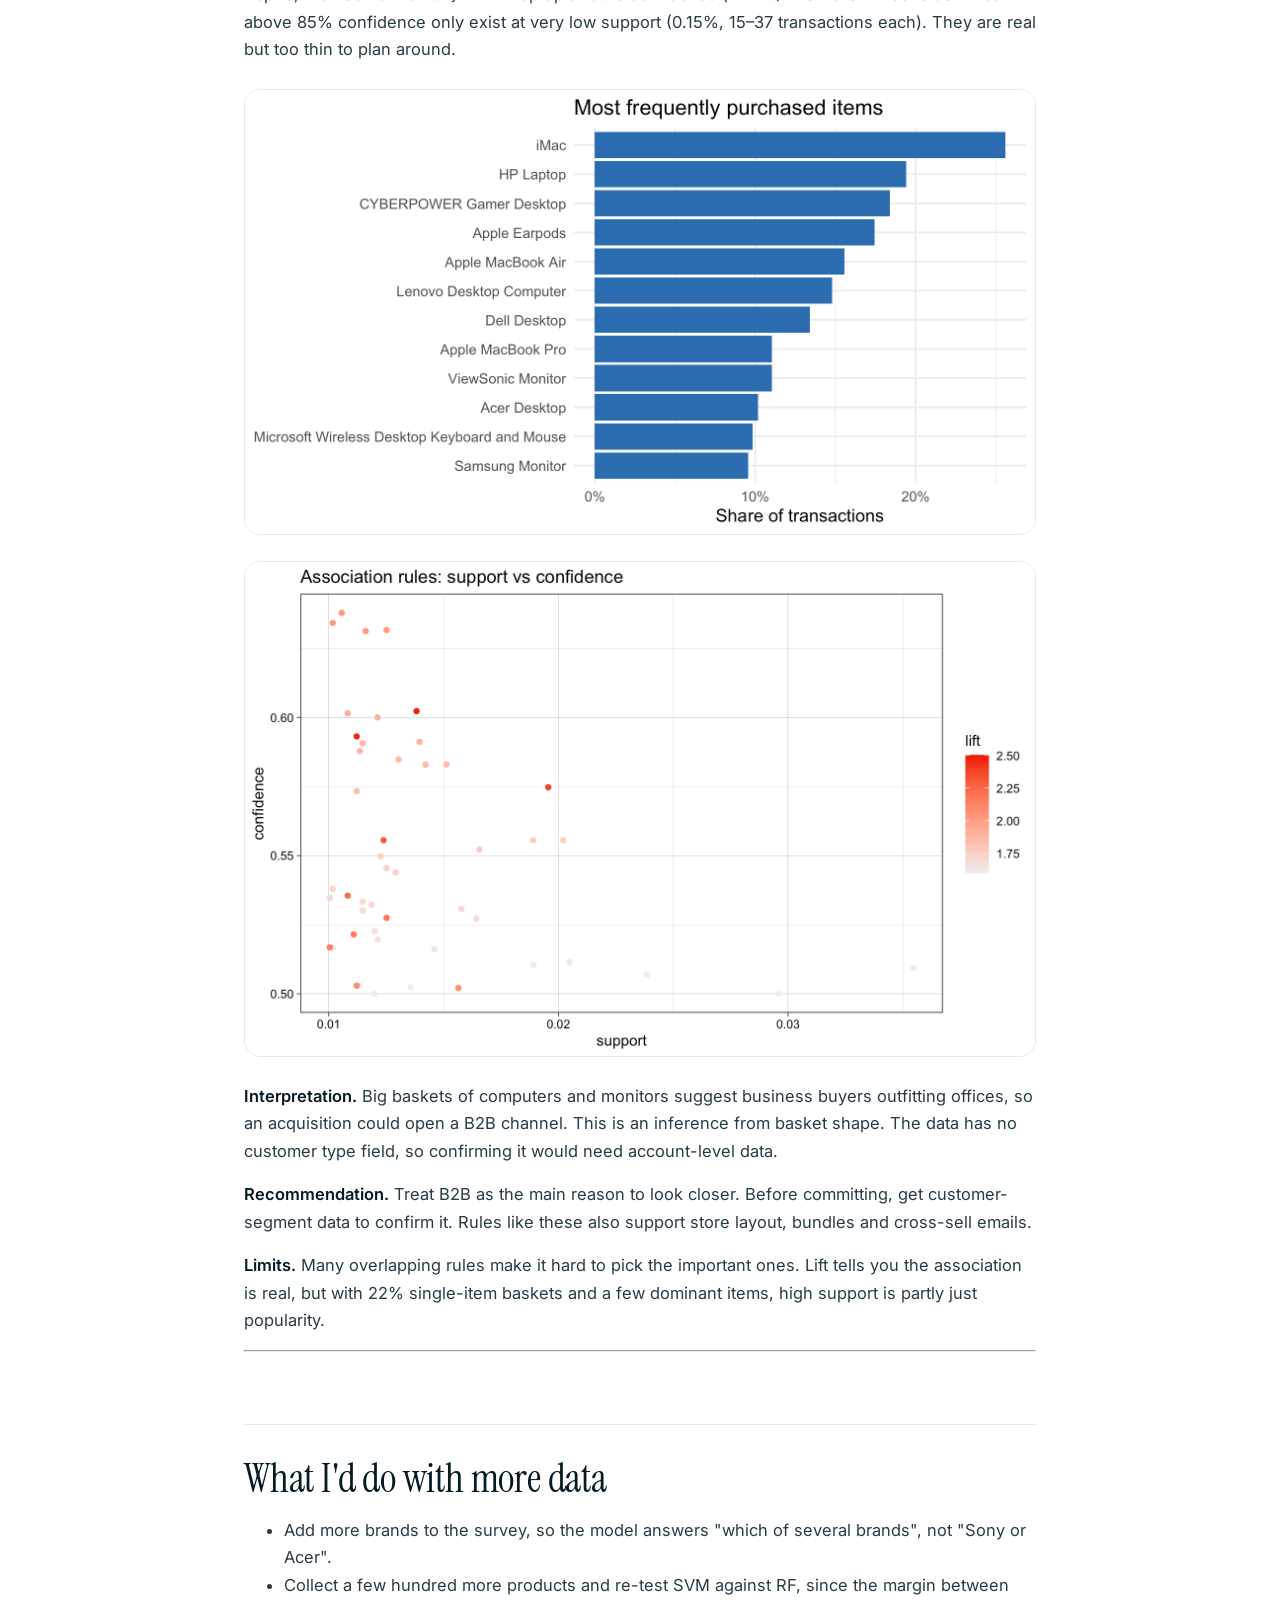
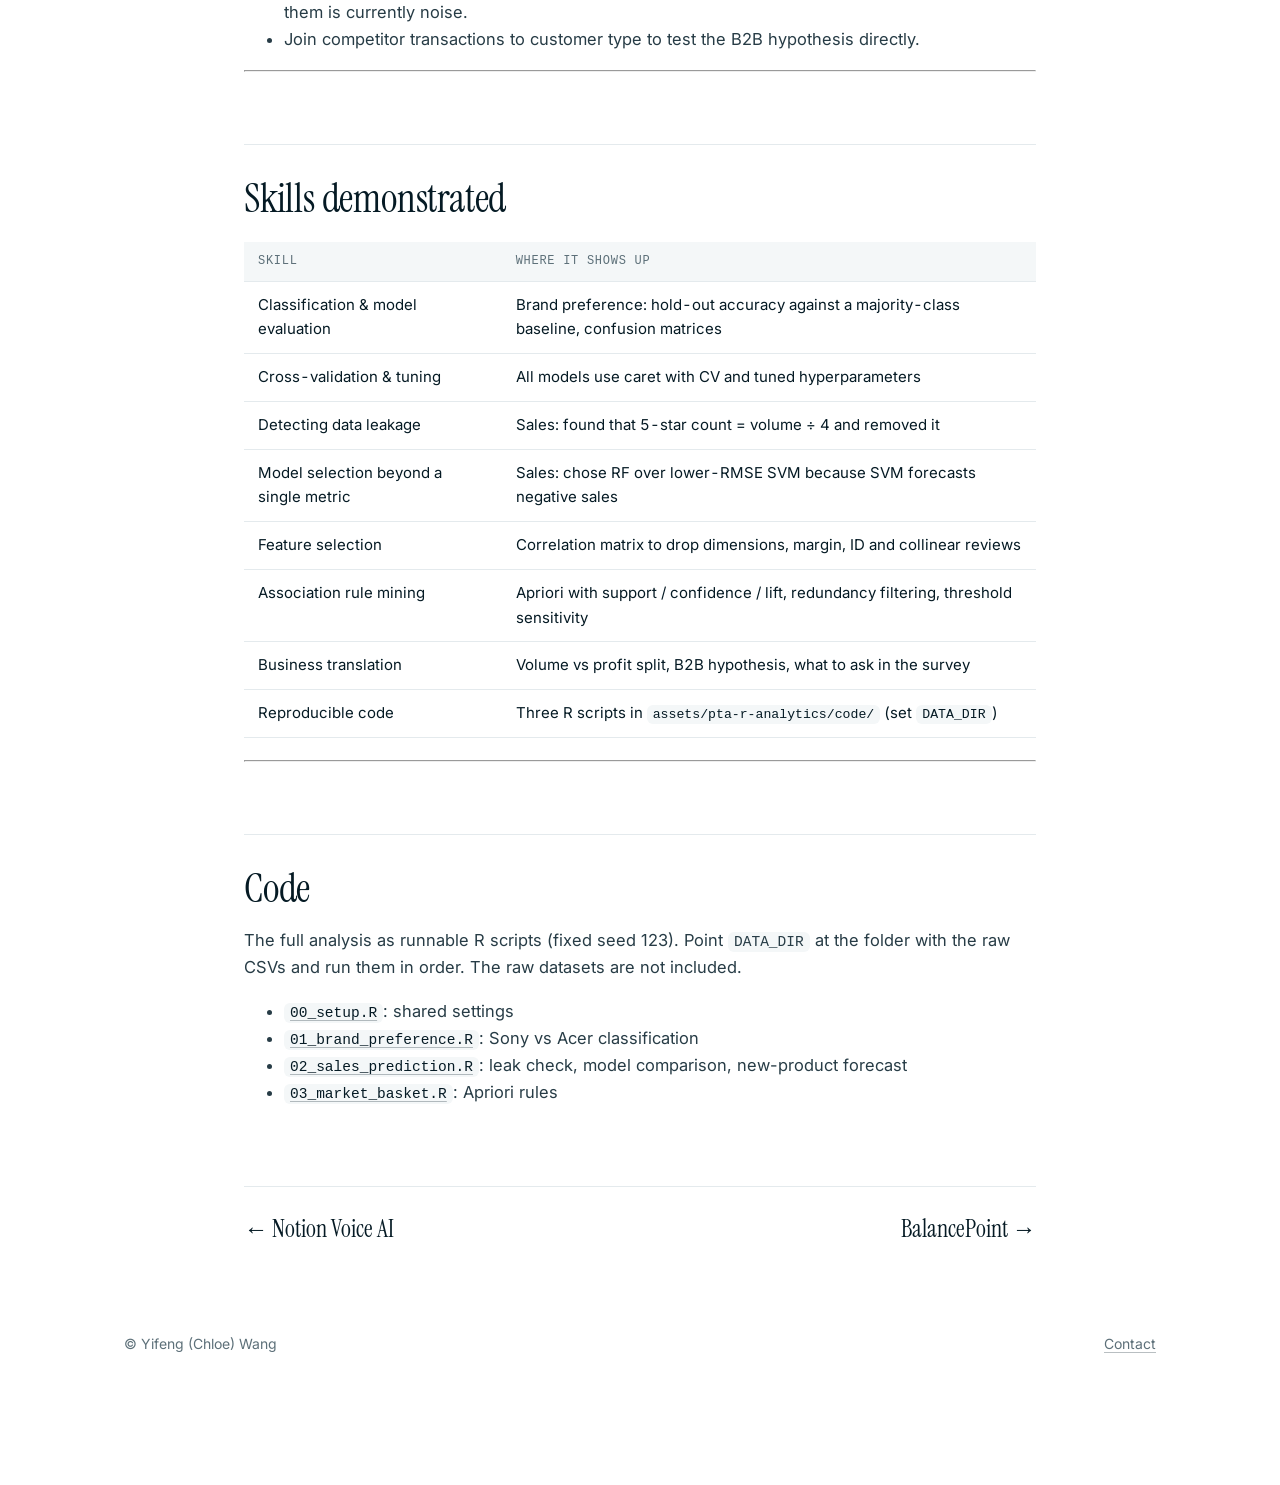
<file: projects/pta-r-analytics.html>
<!doctype html>
<html lang="en">
<head>
<meta charset="utf-8"><meta name="viewport" content="width=device-width, initial-scale=1">
<meta name="color-scheme" content="light dark">
<title>Predictive Analytics in R · Yifeng (Chloe) Wang</title>
<meta name="description" content="Three analyses in R for an electronics retailer weighing a partnership and an acquisition: which brand a customer prefers, how much a new product will sell, and what a competitor&#x27;s shoppers buy together.">
<link rel="preconnect" href="https://fonts.googleapis.com"><link rel="preconnect" href="https://fonts.gstatic.com" crossorigin>
<link rel="stylesheet" href="https://fonts.googleapis.com/css2?family=Inter:wght@400;500;600&family=Instrument+Serif:ital@0;1&display=swap">
<link rel="stylesheet" href="../css/style.css">
<script>document.documentElement.classList.add('js');setTimeout(function(){if(!window.__revealReady)document.documentElement.classList.add('reveal-fallback')},3000)</script>
</head>
<body>
<a class="skip" href="#main">Skip to main content</a>
<header class="site-header"><div class="wrap bar">
<a class="brand" href="../index.html">Yifeng (Chloe) Wang</a>
<span class="top-note">Business · Data · Product</span>
</div></header>
<main id="main" class="wrap article">
<p class="back"><a href="../index.html#projects"><span aria-hidden="true">←</span> All Projects</a></p>
<p class="kicker reveal">Data · ML</p>
<h1 class="reveal" style="--d:.08s">Predictive Analytics in R</h1>
<div class="lead reveal" style="--d:.16s"><p>Three analyses in R for an electronics retailer weighing a partnership and an acquisition: which brand a customer prefers, how much a new product will sell, and what a competitor's shoppers buy together. Each ends in a recommendation and a clear statement of what the data can't support.</p></div>
<ul class="chips reveal" style="--d:.24s"><li>R (caret, randomForest, C5.0, kernlab, gbm, arules)</li><li>Classification &amp; regression</li><li>Cross-validation &amp; model selection</li><li>Feature selection</li><li>Association rule mining</li><li>Data leakage detection</li><li>Business recommendation</li></ul>
<div class="prose">
<h2>Results at a glance</h2>
<div class="table-scroll"><table>
<thead>
<tr>
<th>Question</th>
<th>Method</th>
<th>Result</th>
<th>Recommendation</th>
</tr>
</thead>
<tbody>
<tr>
<td>Which brand do customers prefer, Sony or Acer?</td>
<td>C5.0 and Random Forest, 10-fold CV</td>
<td>92.3% hold-out accuracy (baseline 62.2%). Salary and age drive it</td>
<td>Pursue a deeper Sony relationship</td>
</tr>
<tr>
<td>How much will 13 new products sell?</td>
<td>RF vs SVM vs GBM vs linear, repeated CV</td>
<td>RF CV RMSE ≈ 719 units (SD of volume = 1,517)</td>
<td>Re-focus on PCs: 15% of predicted volume, 49% of predicted profit</td>
</tr>
<tr>
<td>What do a competitor's customers buy together?</td>
<td>Apriori on 9,835 baskets</td>
<td>Strongest rules: 2–3 items → HP Laptop / iMac, lift 2–2.5</td>
<td>Treat as a B2B hypothesis to test, not proof</td>
</tr>
</tbody>
</table></div>
<hr />
<h2>1 · Brand preference: Sony or Acer?</h2>
<p><strong>The question.</strong> A survey of 9,898 customers recorded salary, age, education level, car, zip code, credit, and the brand they preferred. A further 5,000 responses were missing the brand. The retailer wanted to know which brand those people lean toward, and which questions are worth asking at all.</p>
<p><strong>Approach.</strong> Brand is binary (62% prefer Sony), so this is classification. I split 75/25, trained C5.0 and Random Forest with 10-fold cross-validation, and judged them on the untouched 25%. Education, car and zip code are coded categories, so I treated them as factors, not numbers.</p>
<p><strong>What the data showed.</strong>
- Both models land at the same place: <strong>92.5% (C5.0) and 92.3% (RF) on the hold-out set</strong>, against 62.2% for always guessing Sony. I chose RF for its slightly higher CV accuracy (92.1% vs 91.7%); the gap is within noise.
- <strong>Salary and age carry almost everything.</strong> Credit is a distant third. Education, car and zip code add close to nothing, so those survey questions can be dropped.
- The relationship is not a straight line. Sony preference swings between ~0% and ~100% in alternating salary-age bands (for example, 100% for under-$40K aged 20–40, but 5% for $60–80K aged 20–40). That's why a tree-based model fits so much better than a linear one would.</p>
<p><img loading="lazy" alt="Variable importance" src="../assets/pta-r-analytics/charts/brand-01-variable-importance.png" width="1400" height="800" />
<img loading="lazy" alt="Sony preference by salary and age" src="../assets/pta-r-analytics/charts/brand-02-salary-age-heatmap.png" width="1400" height="800" /></p>
<p><strong>Result on the 5,000 unlabelled responses:</strong> 3,108 predicted Sony (62%) and 1,892 Acer (38%), matching the split in the labelled data.</p>
<p><strong>Recommendation.</strong> Pursue a deeper relationship with Sony, and cut the survey down to salary and age plus anything new worth testing.</p>
<p><strong>Limits.</strong> Only two brands, so this says nothing about a third option. And the segments are sharp enough that I'd want to confirm they're real behaviour, not an artifact of how the survey data was generated.</p>
<hr />
<h2>2 · Sales forecast for new products</h2>
<p><strong>The question.</strong> For 13 upcoming PCs, laptops, netbooks and smartphones, predict unit sales and the profit each would add, using 80 existing products with price, review counts, service reviews, dimensions and sales volume.</p>
<p><strong>Approach.</strong>
1. <strong>Encode and explore.</strong> One-hot encoded product type; built a correlation matrix against volume.
2. <strong>Catch a leak.</strong> The 5-star review count has a correlation of 1.00 with volume. In this dataset volume is exactly 4 × the 5-star count, so a model using it would look perfect and tell the retailer nothing about new products. I removed it, along with 3- and 2-star counts (collinear with 4-star), dimensions, weight, margin and product ID (all near zero correlation with volume). Best-seller rank was a third missing, so I dropped it.
3. <strong>Compare four models</strong> with 10-fold CV repeated three times: Random Forest, SVM (polynomial), Gradient Boosting and linear regression.
4. <strong>Choose on more than RMSE.</strong> The deciding test was whether the model produces usable forecasts for the new products.</p>
<div class="table-scroll"><table>
<thead>
<tr>
<th>Model</th>
<th>CV RMSE</th>
<th>Negative forecasts on new products</th>
</tr>
</thead>
<tbody>
<tr>
<td>SVM (poly)</td>
<td>676</td>
<td>2</td>
</tr>
<tr>
<td><strong>Random Forest</strong></td>
<td><strong>719</strong></td>
<td><strong>0</strong></td>
</tr>
<tr>
<td>Linear regression</td>
<td>806</td>
<td>9</td>
</tr>
<tr>
<td>Gradient Boosting</td>
<td>969</td>
<td>7</td>
</tr>
</tbody>
</table></div>
<p>SVM has a slightly lower RMSE, but the gap is small against a noisy 80-row dataset, and it forecasts negative sales for two products. I chose the Random Forest: the only model with no negative forecasts. Anyone using the output would trust a model that can't predict impossible numbers.</p>
<p><img loading="lazy" alt="Correlation matrix" src="../assets/pta-r-analytics/charts/sales-01-correlation.png" width="1800" height="1500" />
<img loading="lazy" alt="Drivers of predicted volume" src="../assets/pta-r-analytics/charts/sales-02-variable-importance.png" width="1400" height="800" /></p>
<p><strong>What the forecast shows.</strong> Multiplying predicted units by price and margin gives:</p>
<div class="table-scroll"><table>
<thead>
<tr>
<th>Type</th>
<th>Share of predicted volume</th>
<th>Share of predicted profit</th>
</tr>
</thead>
<tbody>
<tr>
<td>PC</td>
<td>15%</td>
<td><strong>49%</strong></td>
</tr>
<tr>
<td>Netbook</td>
<td><strong>44%</strong></td>
<td>26%</td>
</tr>
<tr>
<td>Smartphone</td>
<td>35%</td>
<td>9%</td>
</tr>
<tr>
<td>Laptop</td>
<td>6%</td>
<td>16%</td>
</tr>
</tbody>
</table></div>
<p><img loading="lazy" alt="Volume is not profit" src="../assets/pta-r-analytics/charts/sales-03-volume-vs-profit.png" width="1400" height="800" /></p>
<p>The best-selling item is a netbook (~1,360 units, ~$447K revenue). The most profitable is a PC (~391 units, ~$68K profit): high price and margin on modest volume.</p>
<p><strong>Recommendation.</strong> Put the focus on PCs, which make the most profit per unit sold, and read netbook and smartphone volume as traffic, not profit.</p>
<p><strong>Limits.</strong> 80 products is a small sample, and the hold-out slice is only 20 products, so I rely on repeated cross-validation, not a single split. A typical forecast is off by ~700 units, large for low-volume products. I'd treat these as rankings of products, not exact unit forecasts.</p>
<hr />
<h2>3 · Market basket analysis of a competitor</h2>
<p><strong>The question.</strong> The retailer was considering buying a competitor. 9,835 of the competitor's transactions were available, with 125 items. What do customers buy together, and what does that say about the business?</p>
<p><strong>Approach.</strong> Apriori association rules (support, confidence, lift) after dropping the 22% of single-item baskets, which can't form a rule. I removed redundant rules and checked how each result changed as the thresholds moved.</p>
<p><strong>What the data showed.</strong>
- <strong>Top sellers:</strong> iMac (26% of baskets), HP Laptop (19%), CyberPower Gamer Desktop (18%).
- <strong>Large baskets:</strong> the median basket has 3 items and 38% have five or more. That's unusually large for consumer retail.
- <strong>Strongest rules (support ≥ 1%):</strong> a monitor plus a desktop or laptop predicts an HP Laptop or iMac with 50–64% confidence and lift 2.0–2.5. For example, {Acer Aspire, ViewSonic Monitor} → HP Laptop at 60% confidence (lift 2.5).
- <strong>Stricter thresholds:</strong> rules above 85% confidence only exist at very low support (0.15%, 15–37 transactions each). They are real but too thin to plan around.</p>
<p><img loading="lazy" alt="Top items" src="../assets/pta-r-analytics/charts/basket-01-top-items.png" width="1600" height="900" />
<img loading="lazy" alt="Rules: support vs confidence" src="../assets/pta-r-analytics/charts/basket-02-rules-scatter.png" width="1600" height="1000" /></p>
<p><strong>Interpretation.</strong> Big baskets of computers and monitors suggest business buyers outfitting offices, so an acquisition could open a B2B channel. This is an inference from basket shape. The data has no customer type field, so confirming it would need account-level data.</p>
<p><strong>Recommendation.</strong> Treat B2B as the main reason to look closer. Before committing, get customer-segment data to confirm it. Rules like these also support store layout, bundles and cross-sell emails.</p>
<p><strong>Limits.</strong> Many overlapping rules make it hard to pick the important ones. Lift tells you the association is real, but with 22% single-item baskets and a few dominant items, high support is partly just popularity.</p>
<hr />
<h2>What I'd do with more data</h2>
<ul>
<li>Add more brands to the survey, so the model answers "which of several brands", not "Sony or Acer".</li>
<li>Collect a few hundred more products and re-test SVM against RF, since the margin between them is currently noise.</li>
<li>Join competitor transactions to customer type to test the B2B hypothesis directly.</li>
</ul>
<hr />
<h2>Skills demonstrated</h2>
<div class="table-scroll"><table>
<thead>
<tr>
<th>Skill</th>
<th>Where it shows up</th>
</tr>
</thead>
<tbody>
<tr>
<td>Classification &amp; model evaluation</td>
<td>Brand preference: hold-out accuracy against a majority-class baseline, confusion matrices</td>
</tr>
<tr>
<td>Cross-validation &amp; tuning</td>
<td>All models use caret with CV and tuned hyperparameters</td>
</tr>
<tr>
<td>Detecting data leakage</td>
<td>Sales: found that 5-star count = volume ÷ 4 and removed it</td>
</tr>
<tr>
<td>Model selection beyond a single metric</td>
<td>Sales: chose RF over lower-RMSE SVM because SVM forecasts negative sales</td>
</tr>
<tr>
<td>Feature selection</td>
<td>Correlation matrix to drop dimensions, margin, ID and collinear reviews</td>
</tr>
<tr>
<td>Association rule mining</td>
<td>Apriori with support / confidence / lift, redundancy filtering, threshold sensitivity</td>
</tr>
<tr>
<td>Business translation</td>
<td>Volume vs profit split, B2B hypothesis, what to ask in the survey</td>
</tr>
<tr>
<td>Reproducible code</td>
<td>Three R scripts in <code>assets/pta-r-analytics/code/</code> (set <code>DATA_DIR</code>)</td>
</tr>
</tbody>
</table></div>
<hr />
<h2>Code</h2>
<p>The full analysis as runnable R scripts (fixed seed 123). Point <code>DATA_DIR</code> at the folder with the raw CSVs and run them in order. The raw datasets are not included.</p>
<ul>
<li><a href="../assets/pta-r-analytics/code/00_setup.R"><code>00_setup.R</code></a>: shared settings</li>
<li><a href="../assets/pta-r-analytics/code/01_brand_preference.R"><code>01_brand_preference.R</code></a>: Sony vs Acer classification</li>
<li><a href="../assets/pta-r-analytics/code/02_sales_prediction.R"><code>02_sales_prediction.R</code></a>: leak check, model comparison, new-product forecast</li>
<li><a href="../assets/pta-r-analytics/code/03_market_basket.R"><code>03_market_basket.R</code></a>: Apriori rules</li>
</ul>
</div>
<nav class="pager" aria-label="Previous and next project"><a href="notion-voice-ai.html"><span aria-hidden="true">←</span> Notion Voice AI</a><a href="balancepoint.html">BalancePoint <span aria-hidden="true">→</span></a></nav>
</main>
<footer class="site-footer"><div class="wrap"><span>© Yifeng (Chloe) Wang</span><a href="../index.html#contact">Contact</a></div></footer>
<nav class="dock" aria-label="Sections">
<a class="mark" href="../index.html" aria-label="Home">YW</a>
<a href="../index.html#projects">Projects</a>
<a class="hide-sm" href="../index.html#experience">Experience</a>
<a class="btn primary small" href="../index.html#contact">Contact</a>
</nav>
<script src="../js/main.js" defer></script>
</body>
</html>
</file>
<file: css/style.css>
/* Quiet editorial: ink on white, serif-italic accents, restrained motion. */
:root{
  color-scheme:light dark;
  --bg:#ffffff; --ink:#051a24; --ink-2:#273c46; --muted:#5d7079; --line:#e4eaed; --tint:#f4f7f8;
  --btn-bg:#051a24; --btn-ink:#f6fcff;
  --shadow-primary:0 1px 2px 0 rgba(5,26,36,.1),0 4px 4px 0 rgba(5,26,36,.09),0 9px 6px 0 rgba(5,26,36,.05),0 17px 7px 0 rgba(5,26,36,.01),0 26px 7px 0 rgba(5,26,36,0),inset 0 2px 8px 0 rgba(255,255,255,.5);
  --shadow-soft:0 0 0 .5px rgba(5,26,36,.06),0 4px 30px rgba(5,26,36,.08);
  --shadow-photo:0 1px 2px rgba(5,26,36,.06),0 24px 60px rgba(5,26,36,.14);
  --serif:"Instrument Serif","Iowan Old Style",Georgia,"Times New Roman",serif;
  --sans:"Inter",-apple-system,BlinkMacSystemFont,"Segoe UI",Roboto,Helvetica,Arial,sans-serif;
  --mono:ui-monospace,"SF Mono","JetBrains Mono",Menlo,Consolas,monospace;
  --ease:cubic-bezier(.2,.7,.2,1);
}
@media (prefers-color-scheme:dark){
  :root{--bg:#061018; --ink:#eef6f9; --ink-2:#c3d2d8; --muted:#8fa4ad; --line:#1b2c35; --tint:#0c1a22;
    --btn-bg:#eef6f9; --btn-ink:#051a24;
    --shadow-primary:0 1px 2px rgba(0,0,0,.4),0 6px 18px rgba(0,0,0,.35);
    --shadow-soft:0 0 0 .5px rgba(255,255,255,.08),0 4px 30px rgba(0,0,0,.4);
    --shadow-photo:0 1px 2px rgba(0,0,0,.4),0 24px 60px rgba(0,0,0,.5);}
}
*{box-sizing:border-box}
html{scroll-behavior:smooth;scroll-padding-top:24px;scroll-padding-bottom:96px}
.skip{position:absolute;left:16px;top:-64px;z-index:100;padding:10px 16px;border-radius:999px;background:var(--btn-bg);color:var(--btn-ink);font:500 14px/1 var(--sans);text-decoration:none;transition:top .2s}
.skip:focus{top:12px}
body{margin:0;background:var(--bg);color:var(--ink);font:400 16.5px/1.65 var(--sans);
  -webkit-font-smoothing:antialiased;text-rendering:optimizeLegibility}
a{color:var(--ink);text-decoration:underline;text-decoration-color:color-mix(in srgb,var(--ink) 28%,transparent);
  text-underline-offset:3px;transition:opacity .2s,text-decoration-color .2s}
a:hover{text-decoration-color:currentColor}
img{max-width:100%;height:auto;display:block}
em{font-family:var(--serif);font-style:italic;font-weight:400;font-size:1.08em;letter-spacing:0}
:focus-visible{outline:2px solid var(--ink);outline-offset:3px;border-radius:6px}
.wrap{max-width:1080px;margin:0 auto;padding:0 24px}

/* top bar (static, quiet) */
.site-header .bar{display:flex;align-items:center;justify-content:space-between;height:72px;gap:16px}
.brand{font:400 26px/1 var(--serif);letter-spacing:-.01em;text-decoration:none}
.brand:hover{opacity:.7}
.top-note{font:12px/1 var(--mono);letter-spacing:.06em;color:var(--muted);text-transform:uppercase}
@media(max-width:560px){.top-note{display:none}}

/* eyebrow + kicker labels */
.eyebrow,.kicker{font:12px/1.2 var(--mono);letter-spacing:.1em;text-transform:uppercase;color:var(--muted);margin:0 0 14px}

/* buttons */
.btn{display:inline-flex;align-items:center;gap:8px;padding:12px 24px;border-radius:999px;border:0;font:500 15px/1 var(--sans);
  color:var(--ink);background:var(--bg);box-shadow:var(--shadow-soft);text-decoration:none;
  transition:transform .25s var(--ease),box-shadow .25s,opacity .2s}
.btn:hover{transform:translateY(-1px);opacity:.92;text-decoration:none}
.btn.primary{background:var(--btn-bg);color:var(--btn-ink);box-shadow:var(--shadow-primary)}
.btn.small{padding:10px 18px;font-size:14px}
.btn .avatar{width:32px;height:32px;margin:-8px 2px -8px -14px;border-radius:50%;object-fit:cover;object-position:50% 18%}
.btn.has-avatar{padding-left:20px}

/* hero */
.hero{padding:40px 24px 56px;display:grid;grid-template-columns:minmax(0,1.2fr) minmax(0,.8fr);gap:64px;align-items:center}
.hero h1{font:500 clamp(36px,5.6vw,60px)/1.06 var(--sans);letter-spacing:-.04em;margin:0 0 22px;max-width:17ch;text-wrap:balance}
.hero h1 em{font-weight:400}
.hero p.sub{font-size:clamp(17px,1.9vw,19px);color:var(--ink-2);max-width:56ch;margin:0 0 30px}
.cta{display:flex;flex-wrap:wrap;gap:12px}
.facts{display:grid;gap:6px;margin-top:40px;padding-top:22px;border-top:1px solid var(--line);color:var(--muted);font-size:14.5px;max-width:56ch}
.facts b{color:var(--ink);font-weight:500}
@media(max-width:860px){
  .hero{grid-template-columns:1fr;gap:36px;padding-top:12px}
  .badge-wrap{order:-1}
}

/* skill marquee */
.marquee{overflow:hidden;border-block:1px solid var(--line);padding:22px 0;
  -webkit-mask-image:linear-gradient(90deg,transparent,#000 8%,#000 92%,transparent);
  mask-image:linear-gradient(90deg,transparent,#000 8%,#000 92%,transparent)}
.marquee .track{display:flex;width:max-content;animation:marquee 70s linear infinite}
.marquee:hover .track,.marquee:focus-visible .track{animation-play-state:paused}
.marquee ul{display:flex;gap:44px;margin:0;padding:0 44px 0 0;list-style:none;white-space:nowrap}
.marquee li{font:italic 400 clamp(26px,3.4vw,38px)/1 var(--serif);color:var(--ink-2);display:flex;align-items:center;gap:44px}
.marquee li::after{content:"";width:6px;height:6px;border-radius:50%;background:var(--line);flex:none}
@keyframes marquee{to{transform:translateX(-50%)}}

/* sections */
section{padding:88px 0 8px}
section h2{text-wrap:balance;font:500 clamp(32px,4.6vw,46px)/1.05 var(--sans);letter-spacing:-.035em;margin:0 0 14px}
section h2 em{font-weight:400}
section .section-sub{color:var(--ink-2);margin:0 0 36px;max-width:60ch}

/* filters */
.filters{display:flex;flex-wrap:wrap;gap:8px;margin-bottom:40px}
.filters button{font:500 13.5px/1 var(--sans);padding:10px 16px;border-radius:999px;border:0;cursor:pointer;
  background:var(--bg);color:var(--ink-2);box-shadow:var(--shadow-soft);transition:background .2s,color .2s}
.filters button:hover{color:var(--ink)}
.filters button[aria-pressed="true"]{background:var(--btn-bg);color:var(--btn-ink);box-shadow:var(--shadow-primary)}

/* projects: editorial, borderless */
.grid{display:grid;grid-template-columns:repeat(2,minmax(0,1fr));gap:64px 40px;counter-reset:proj}
.card{display:flex;flex-direction:column;gap:20px;color:inherit;text-decoration:none;counter-increment:proj}
.card[hidden]{display:none}
.card .thumb{aspect-ratio:16/10;border-radius:22px;overflow:hidden;background:var(--tint);
  box-shadow:0 0 0 1px var(--line);transition:box-shadow .4s var(--ease)}
.card .thumb img{width:100%;height:100%;object-fit:cover;object-position:top left;transition:transform .7s var(--ease)}
a.card:hover .thumb{box-shadow:0 0 0 1px var(--line),0 18px 44px rgba(5,26,36,.12)}
a.card:hover .thumb img{transform:scale(1.045)}
.card .body{display:flex;flex-direction:column;gap:10px;flex:1}
.card .kicker{margin:0}
.card .kicker::before{content:counter(proj,decimal-leading-zero) "  /  ";color:var(--ink)}
.card h3{margin:0;font:400 clamp(28px,3.2vw,36px)/1.05 var(--serif);letter-spacing:-.005em}
.card p{margin:0;color:var(--ink-2);font-size:15.5px;line-height:1.6}
.card .more{margin-top:auto;padding-top:6px;font-weight:500;font-size:15px;display:inline-flex;gap:8px;align-items:center}
.card .more::after{content:"→";transition:transform .3s var(--ease)}
a.card:hover .more::after{transform:translateX(5px)}
@media(max-width:760px){.grid{grid-template-columns:1fr;gap:52px}}

/* skills */
.skill-rows{margin:0}
.skill-rows>div{display:grid;grid-template-columns:220px 1fr;gap:6px 32px;padding:22px 0;border-top:1px solid var(--line)}
.skill-rows>div:last-child{border-bottom:1px solid var(--line)}
.skill-rows dt{font:12px/1.5 var(--mono);letter-spacing:.08em;text-transform:uppercase;color:var(--muted);padding-top:4px}
.skill-rows dd{margin:0;display:flex;flex-wrap:wrap;gap:2px 0;color:var(--ink-2);font-size:16px}
.skill-rows dd span:not(:last-child)::after{content:"/";margin:0 .7em;color:var(--line)}
@media(max-width:700px){.skill-rows>div{grid-template-columns:1fr}}

/* experience */
.timeline{list-style:none;margin:0;padding:0}
.timeline li{display:grid;grid-template-columns:170px 1fr;gap:6px 32px;padding:28px 0;border-top:1px solid var(--line)}
.timeline li:last-child{border-bottom:1px solid var(--line)}
.timeline .when{font:12px/1.6 var(--mono);letter-spacing:.06em;text-transform:uppercase;color:var(--muted);padding-top:6px}
.timeline h3{margin:0;font:500 19px/1.35 var(--sans);letter-spacing:-.015em}
.timeline .org{color:var(--muted);font-weight:400}
.timeline p{margin:8px 0 0;color:var(--ink-2);font-size:15.5px;max-width:68ch}
.timeline .tags{display:flex;flex-wrap:wrap;gap:2px 0;margin-top:12px;font:12.5px/1.7 var(--mono);color:var(--muted)}
.timeline .tags span:not(:last-child)::after{content:"·";margin:0 .7em;color:var(--line)}
.timeline p .more{font-weight:500;white-space:nowrap}
@media(max-width:700px){.timeline li{grid-template-columns:1fr}}

/* contact */
#contact{padding-bottom:40px}
#contact .wrap{text-align:center;padding-block:32px 24px}
#contact h2{font-size:clamp(44px,8vw,88px);letter-spacing:-.04em;margin-bottom:18px}
#contact .section-sub{margin-inline:auto}
.contact-row{display:flex;flex-wrap:wrap;gap:12px;justify-content:center}
.site-footer{padding:48px 0 130px;color:var(--muted);font-size:14px}
.site-footer .wrap{display:flex;justify-content:space-between;gap:16px;flex-wrap:wrap}
.site-footer a{color:var(--muted)}

/* floating dock */
.dock{position:fixed;z-index:50;left:50%;bottom:calc(20px + env(safe-area-inset-bottom));transform:translateX(-50%);display:flex;align-items:center;gap:2px;
  padding:6px 6px 6px 8px;border-radius:999px;background:color-mix(in srgb,var(--bg) 88%,transparent);
  -webkit-backdrop-filter:blur(14px);backdrop-filter:blur(14px);
  box-shadow:0 0 0 .5px rgba(5,26,36,.08),0 2px 4px rgba(5,26,36,.05),0 12px 32px rgba(5,26,36,.12);white-space:nowrap}
.dock .mark{font:400 22px/1 var(--serif);padding:6px 12px 6px 10px;text-decoration:none;letter-spacing:-.02em}
.dock a:not(.mark):not(.btn){font-size:14px;font-weight:500;color:var(--ink-2);text-decoration:none;padding:9px 12px;border-radius:999px;transition:background .2s,color .2s}
.dock a:not(.mark):not(.btn):hover{background:var(--tint);color:var(--ink)}
.dock a[aria-current="true"]:not(.btn){color:var(--ink);background:var(--tint)}
.dock .btn{box-shadow:var(--shadow-primary);margin-left:4px}
@media(max-width:520px){.dock .hide-sm{display:none}.dock{bottom:14px}.dock a:not(.mark):not(.btn){padding:9px 10px}}

/* scroll reveal (only when JS is on; content stays visible without it) */
.js .reveal{opacity:0}
.js .reveal.in{animation:fadeUp .9s var(--ease) both;animation-delay:var(--d,0s)}
.js .hero-photo.reveal.in{animation-name:fadeIn}
/* fail-safes: never leave content hidden if the animation clock stalls or main.js is missing */
.js .reveal.done{opacity:1;animation:none;transform:none}
.reveal-fallback .reveal{opacity:1 !important;animation:none !important;transform:none !important}
@keyframes fadeUp{from{opacity:0;transform:translateY(28px)}to{opacity:1;transform:none}}
@keyframes fadeIn{from{opacity:0}to{opacity:1}}
@media(prefers-reduced-motion:reduce){
  html{scroll-behavior:auto}
  .js .reveal{opacity:1}
  .js .reveal.in{animation:none}
  .marquee .track{animation:none}
  .marquee{overflow-x:auto;-webkit-mask-image:none;mask-image:none}
  .badge,.badge-wrap{animation:none !important}
  .badge{transform:none !important}
  .glare{display:none}
  *{transition-duration:.01ms !important}
}

/* project/article pages */
.article{max-width:800px;padding-top:24px;padding-bottom:40px}
.back{margin:0 0 36px;font-size:14.5px}
.back a{color:var(--muted);text-decoration:none}
.back a:hover{color:var(--ink)}
.article h1{font:500 clamp(34px,5.4vw,56px)/1.05 var(--sans);letter-spacing:-.04em;margin:0 0 20px;text-wrap:balance}
.lead{font-size:19px;color:var(--ink-2);line-height:1.6}
.lead p{margin:0 0 14px}
.chips{display:flex;flex-wrap:wrap;gap:2px 0;list-style:none;padding:0;margin:22px 0 8px;font:12.5px/1.7 var(--mono);color:var(--muted)}
.chips li:not(:last-child)::after{content:"·";margin:0 .7em;color:var(--line)}
.prose{margin-top:32px}
.prose h2{font:400 clamp(30px,4vw,40px)/1.08 var(--serif);letter-spacing:-.005em;margin:72px 0 14px;padding-top:32px;border-top:1px solid var(--line)}
.prose h3{font:500 20px/1.35 var(--sans);letter-spacing:-.015em;margin:34px 0 8px}
.prose p,.prose li{color:var(--ink-2)}
.prose strong{color:var(--ink);font-weight:600}
.prose a{color:var(--ink)}
.prose img{margin:26px 0;border:1px solid var(--line);border-radius:16px;background:#fff}
.prose code{font:.88em var(--mono);background:var(--tint);padding:2px 6px;border-radius:6px}
.prose pre{overflow:auto;padding:18px;border-radius:14px;background:var(--tint)}
.prose blockquote{margin:22px 0;padding:2px 0 2px 20px;border-left:2px solid var(--ink)}
.table-scroll{overflow-x:auto;margin:22px 0}
.prose table{border-collapse:collapse;width:100%;font-size:15px;min-width:520px}
.prose th,.prose td{font-variant-numeric:tabular-nums;text-align:left;padding:11px 14px;border-bottom:1px solid var(--line);vertical-align:top}
.prose th{font:12px/1.4 var(--mono);letter-spacing:.06em;text-transform:uppercase;color:var(--muted);font-weight:500;background:var(--tint)}
.pager{display:flex;justify-content:space-between;gap:16px;margin-top:80px;padding-top:28px;border-top:1px solid var(--line);font:400 24px/1.2 var(--serif)}
.pager a{text-decoration:none}
.pager a:hover{opacity:.6}
@media(max-width:560px){.pager{flex-direction:column}}

/* image galleries (opt-in per project page) */
.prose .figwrap{margin:30px 0}
.prose figure{margin:0}
.prose figcaption{font-size:13.5px;line-height:1.45;color:var(--muted);margin-top:10px}
.prose .figwrap img{margin:0;width:100%}
.gallery{display:flex;gap:16px;overflow-x:auto;scroll-snap-type:x mandatory;margin:30px 0;padding:4px 2px 14px;
  -webkit-overflow-scrolling:touch;scrollbar-width:thin;scrollbar-color:var(--line) transparent;outline-offset:4px}
.gallery figure{flex:0 0 min(88%,560px);scroll-snap-align:start}
.gallery img{margin:0 !important;width:100%;aspect-ratio:4/3;object-fit:contain;border-radius:14px}
.gallery.phones figure{flex:0 0 auto;width:210px}
.gallery.phones img{aspect-ratio:auto;height:auto;border-radius:24px;box-shadow:var(--shadow-soft)}
.gallery::after{content:"";flex:0 0 1px}
@media(min-width:900px){.article{max-width:840px}}

/* in-progress project: visible but not clickable */
.card.coming{cursor:default}
.card.coming .thumb.empty{display:grid;place-items:center;background:var(--tint);
  background-image:repeating-linear-gradient(135deg,transparent 0 11px,color-mix(in srgb,var(--line) 70%,transparent) 11px 12px)}
.card.coming .thumb.empty span{font:italic 400 clamp(28px,3.4vw,38px)/1 var(--serif);color:var(--muted);
  background:var(--bg);padding:10px 22px;border-radius:999px;box-shadow:var(--shadow-soft)}
.card.coming h3,.card.coming p{opacity:.7}
.card .more.soon{color:var(--muted);font-weight:400}
.card .more.soon::after{content:none}

/* project picker: categories on the left, a compact scroller on the right */
.picker{display:grid;grid-template-columns:190px minmax(0,1fr);gap:40px;margin-top:36px;align-items:start}
.cats{display:grid;gap:8px}
.cats button{all:unset;box-sizing:border-box;cursor:pointer;display:block;padding:12px 18px;border-radius:999px;
  box-shadow:0 0 0 1px var(--line);transition:box-shadow .3s var(--ease),background .3s,transform .3s var(--ease)}
.cats button:hover{box-shadow:0 0 0 1px var(--ink-2)}
.cats button:focus-visible{outline:2px solid var(--ink);outline-offset:3px}
.cats button[aria-selected="true"]{background:var(--btn-bg);color:var(--btn-ink);box-shadow:var(--shadow-primary)}
.cats .t{display:block;font:400 21px/1.15 var(--serif);letter-spacing:-.005em;white-space:nowrap}
.cats .t em{font-size:1em}
.panel[hidden]{display:none}
.panel .grid{display:flex;gap:20px;overflow-x:auto;scroll-snap-type:x proximity;padding:4px 2px 18px;margin:0 -2px;
  scrollbar-width:thin;scrollbar-color:var(--line) transparent;
  -webkit-mask-image:linear-gradient(90deg,#000 94%,transparent);mask-image:linear-gradient(90deg,#000 94%,transparent)}
.panel .card{flex:0 0 clamp(230px,26vw,270px);scroll-snap-align:start;gap:14px}
.panel .card .thumb{border-radius:16px}
.panel .card h3{font-size:25px}
.panel .card p{font-size:14px;line-height:1.55;display:-webkit-box;-webkit-line-clamp:4;-webkit-box-orient:vertical;overflow:hidden}
.panel .card .kicker{font-size:11px;margin:0}
.js .panel:not([hidden]){animation:fadeIn .45s var(--ease)}
@media(max-width:860px){
  .picker{grid-template-columns:minmax(0,1fr);gap:24px}
  .cats{grid-template-columns:repeat(2,minmax(0,1fr))}
  .cats .t{font-size:18px;text-align:center;white-space:normal}
}

/* name badge (hero) */
.badge-wrap{display:flex;justify-content:center;align-self:start;padding-top:0;perspective:1100px;min-height:470px}
.badge{--rx:0deg;--ry:0deg;--rz:0deg;--gx:50%;--gy:30%;position:relative;margin:0;width:292px;transform-origin:50% -58px;
  transform:rotateZ(var(--rz)) rotateX(var(--rx)) rotateY(var(--ry));transform-style:preserve-3d;
  transition:transform .7s cubic-bezier(.2,.9,.25,1.15);animation:sway 7s ease-in-out infinite;will-change:transform}
.badge.live{transition:transform .12s ease-out}
.badge.live,.badge.touched{animation:none}
@keyframes sway{0%,100%{transform:rotateZ(-1.6deg)}50%{transform:rotateZ(1.6deg)}}
.strap{position:absolute;left:50%;top:-58px;width:30px;height:66px;margin-left:-15px;background:linear-gradient(90deg,#0a2a3a,var(--ink) 50%,#0a2a3a);
  border-radius:3px 3px 0 0;-webkit-mask-image:linear-gradient(#0000,#000 22%);mask-image:linear-gradient(#0000,#000 22%)}
.clip{position:absolute;left:50%;top:-8px;width:44px;height:30px;margin-left:-22px;border-radius:8px 8px 12px 12px;z-index:2;
  background:linear-gradient(180deg,#e7eef1,#aebbc1);box-shadow:0 2px 6px rgba(5,26,36,.25),inset 0 1px 0 #fff}
.card-face{position:relative;overflow:hidden;border-radius:22px;padding:30px 14px 16px;background:var(--bg);
  box-shadow:0 0 0 1px var(--line),var(--shadow-photo)}
.slot{position:absolute;left:50%;top:11px;width:44px;height:8px;margin-left:-22px;border-radius:999px;background:var(--tint);box-shadow:inset 0 1px 2px rgba(5,26,36,.25)}
.ph{border-radius:14px;overflow:hidden;aspect-ratio:4/5;background:var(--tint)}
.ph img{width:100%;height:100%;object-fit:cover;object-position:50% 28%}
.who{padding:16px 4px 0}
.who strong{font:400 27px/1.05 var(--serif);letter-spacing:-.005em}
.who span{font:11.5px/1.3 var(--mono);letter-spacing:.08em;text-transform:uppercase;color:var(--muted)}
.meta{display:flex;justify-content:space-between;flex-wrap:wrap;gap:6px 12px;padding:14px 4px 0;margin-top:14px;border-top:1px dashed var(--line);font:10.5px/1.2 var(--mono);letter-spacing:.07em;text-transform:uppercase;color:var(--muted)}
.glare{position:absolute;inset:0;pointer-events:none;opacity:0;transition:opacity .35s;mix-blend-mode:soft-light;
  background:radial-gradient(420px circle at var(--gx) var(--gy),rgba(255,255,255,.75),transparent 60%)}
.badge.live .glare{opacity:1}
@media(max-width:860px){.badge-wrap{min-height:0;padding-top:96px}.badge{width:250px}.who strong{font-size:24px}}
</file>
